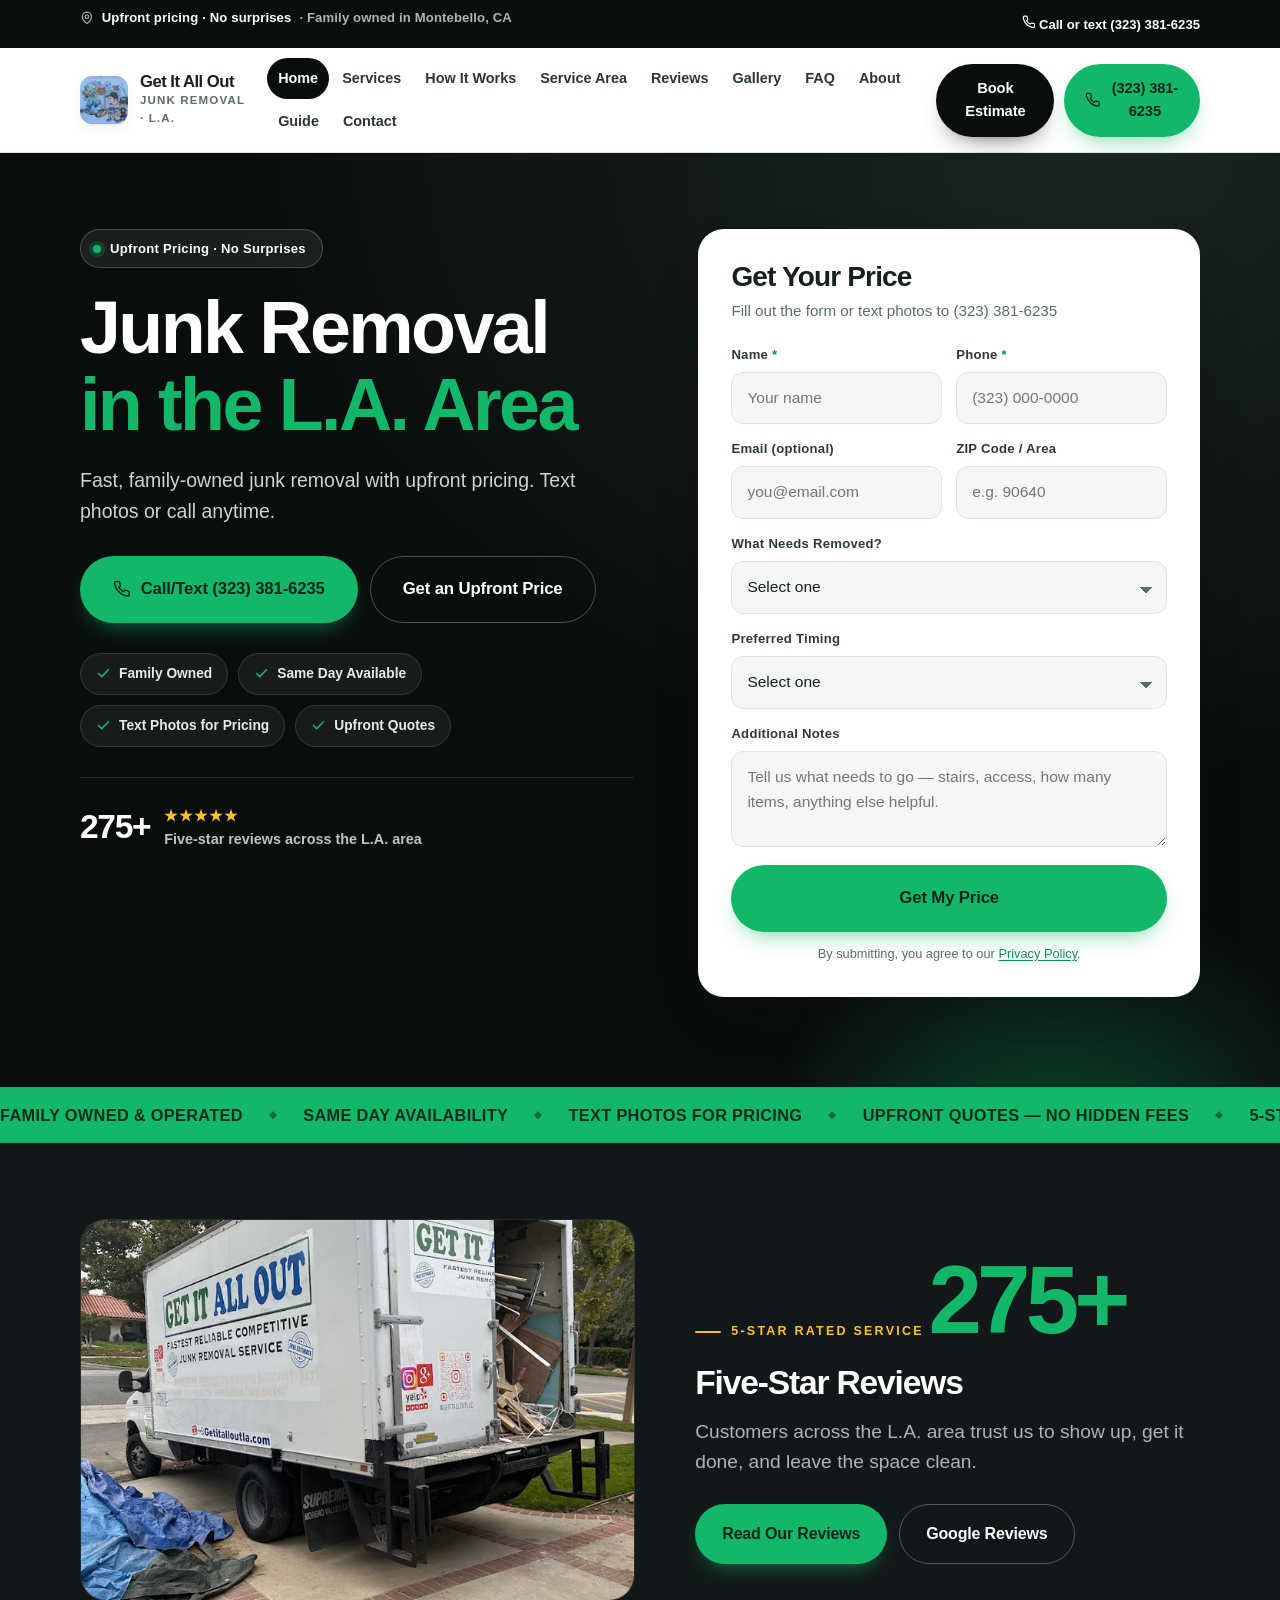
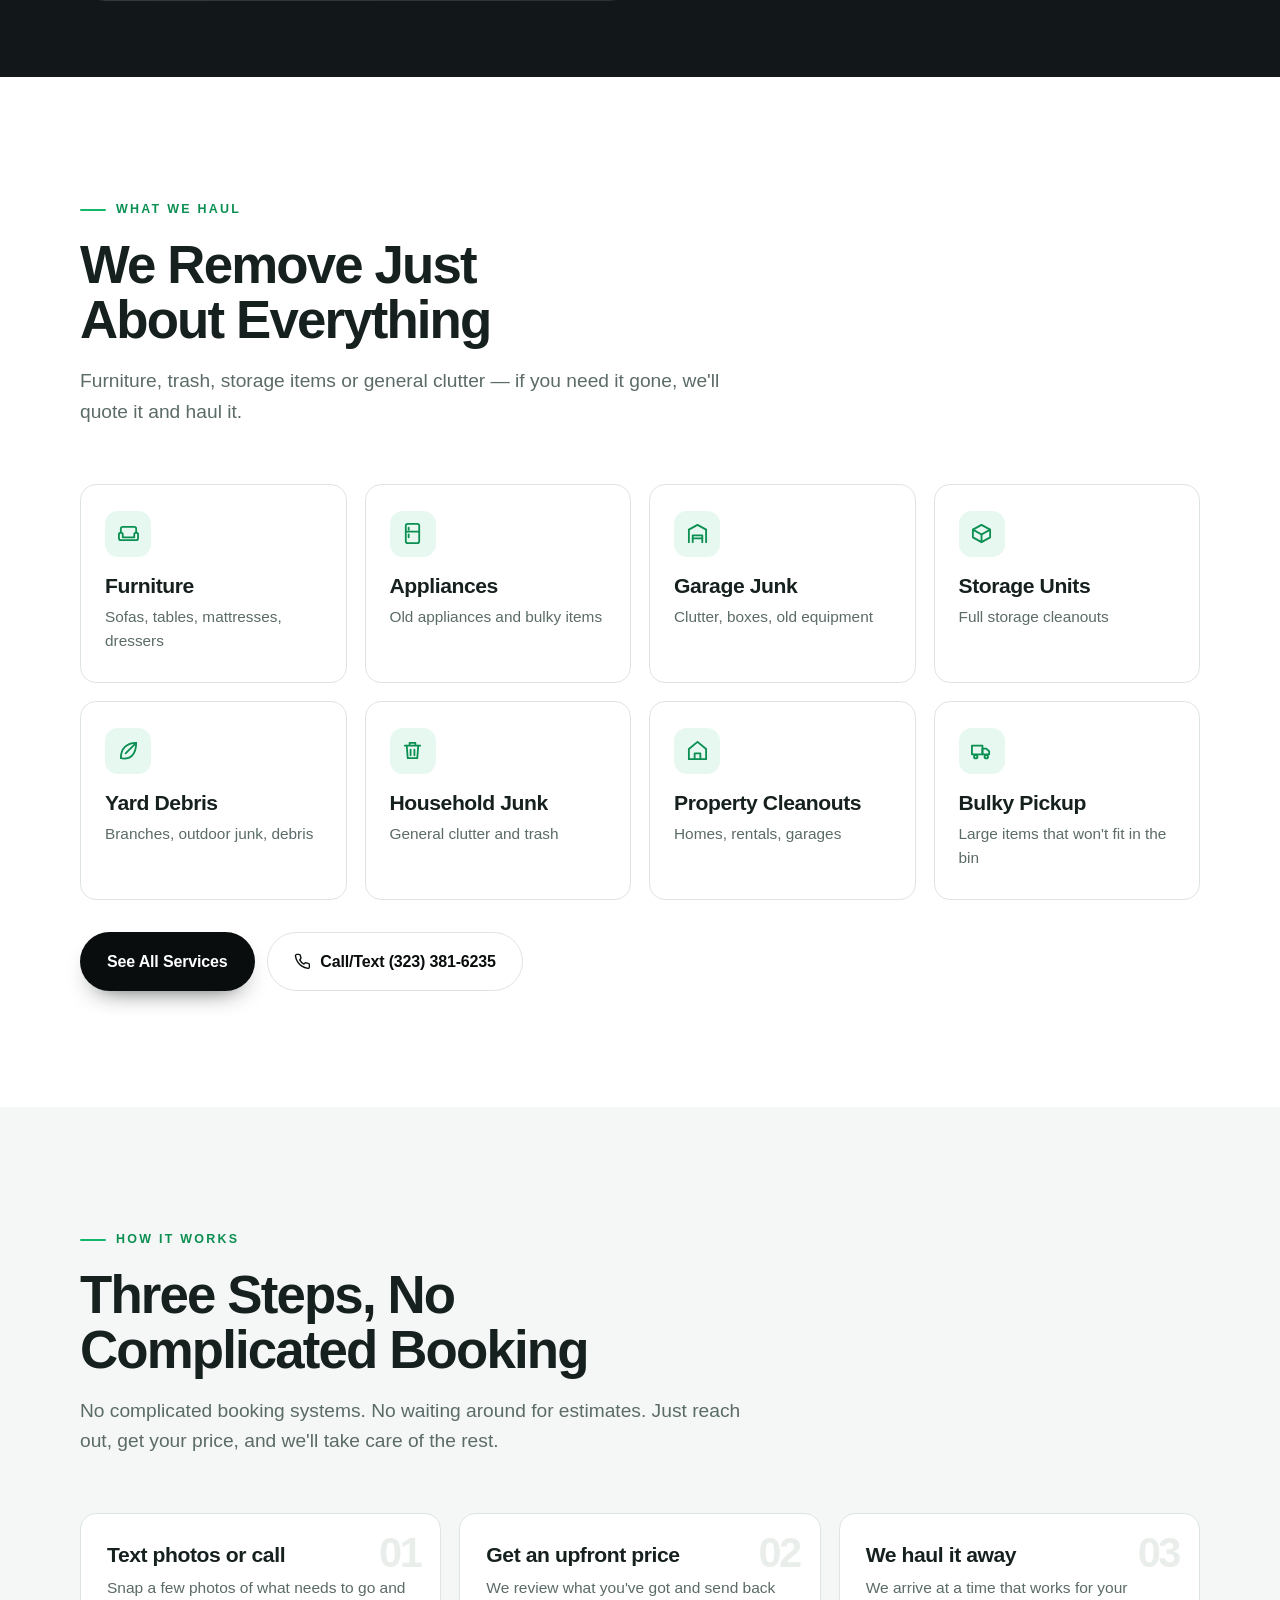
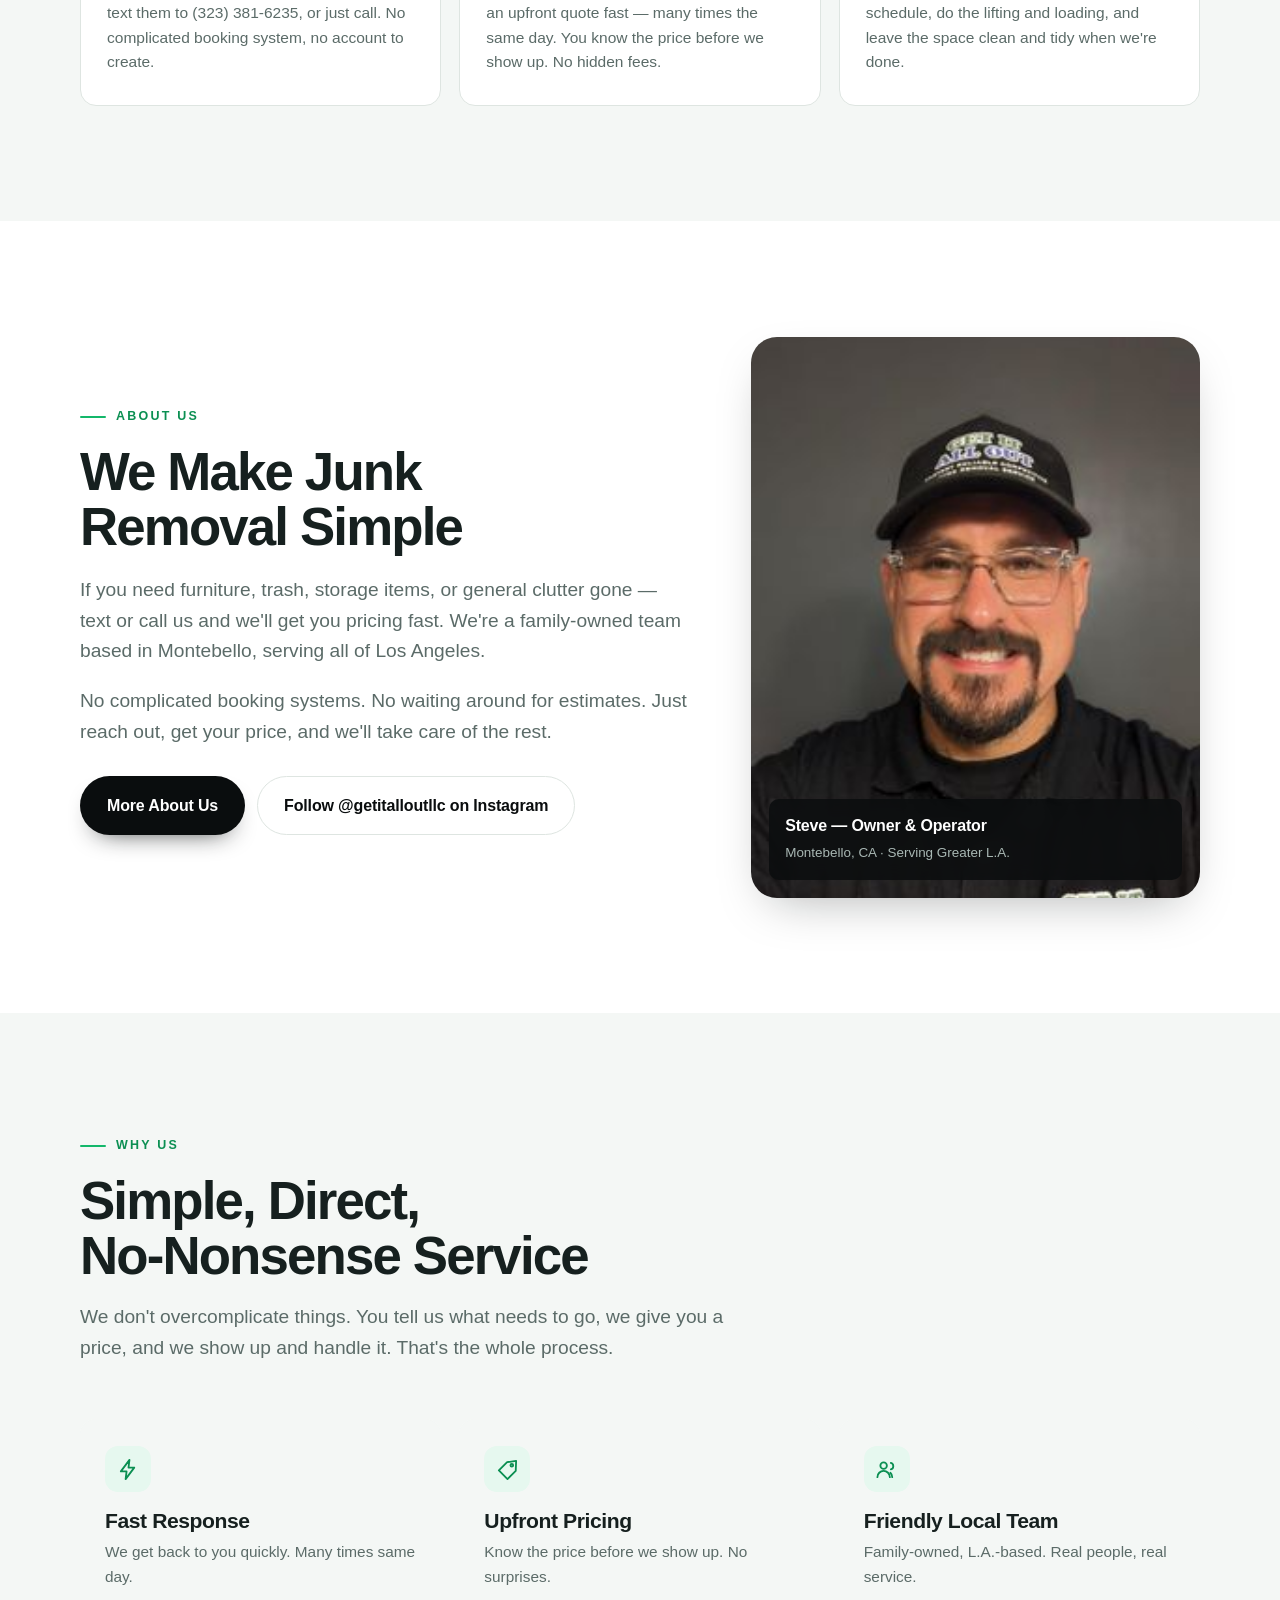
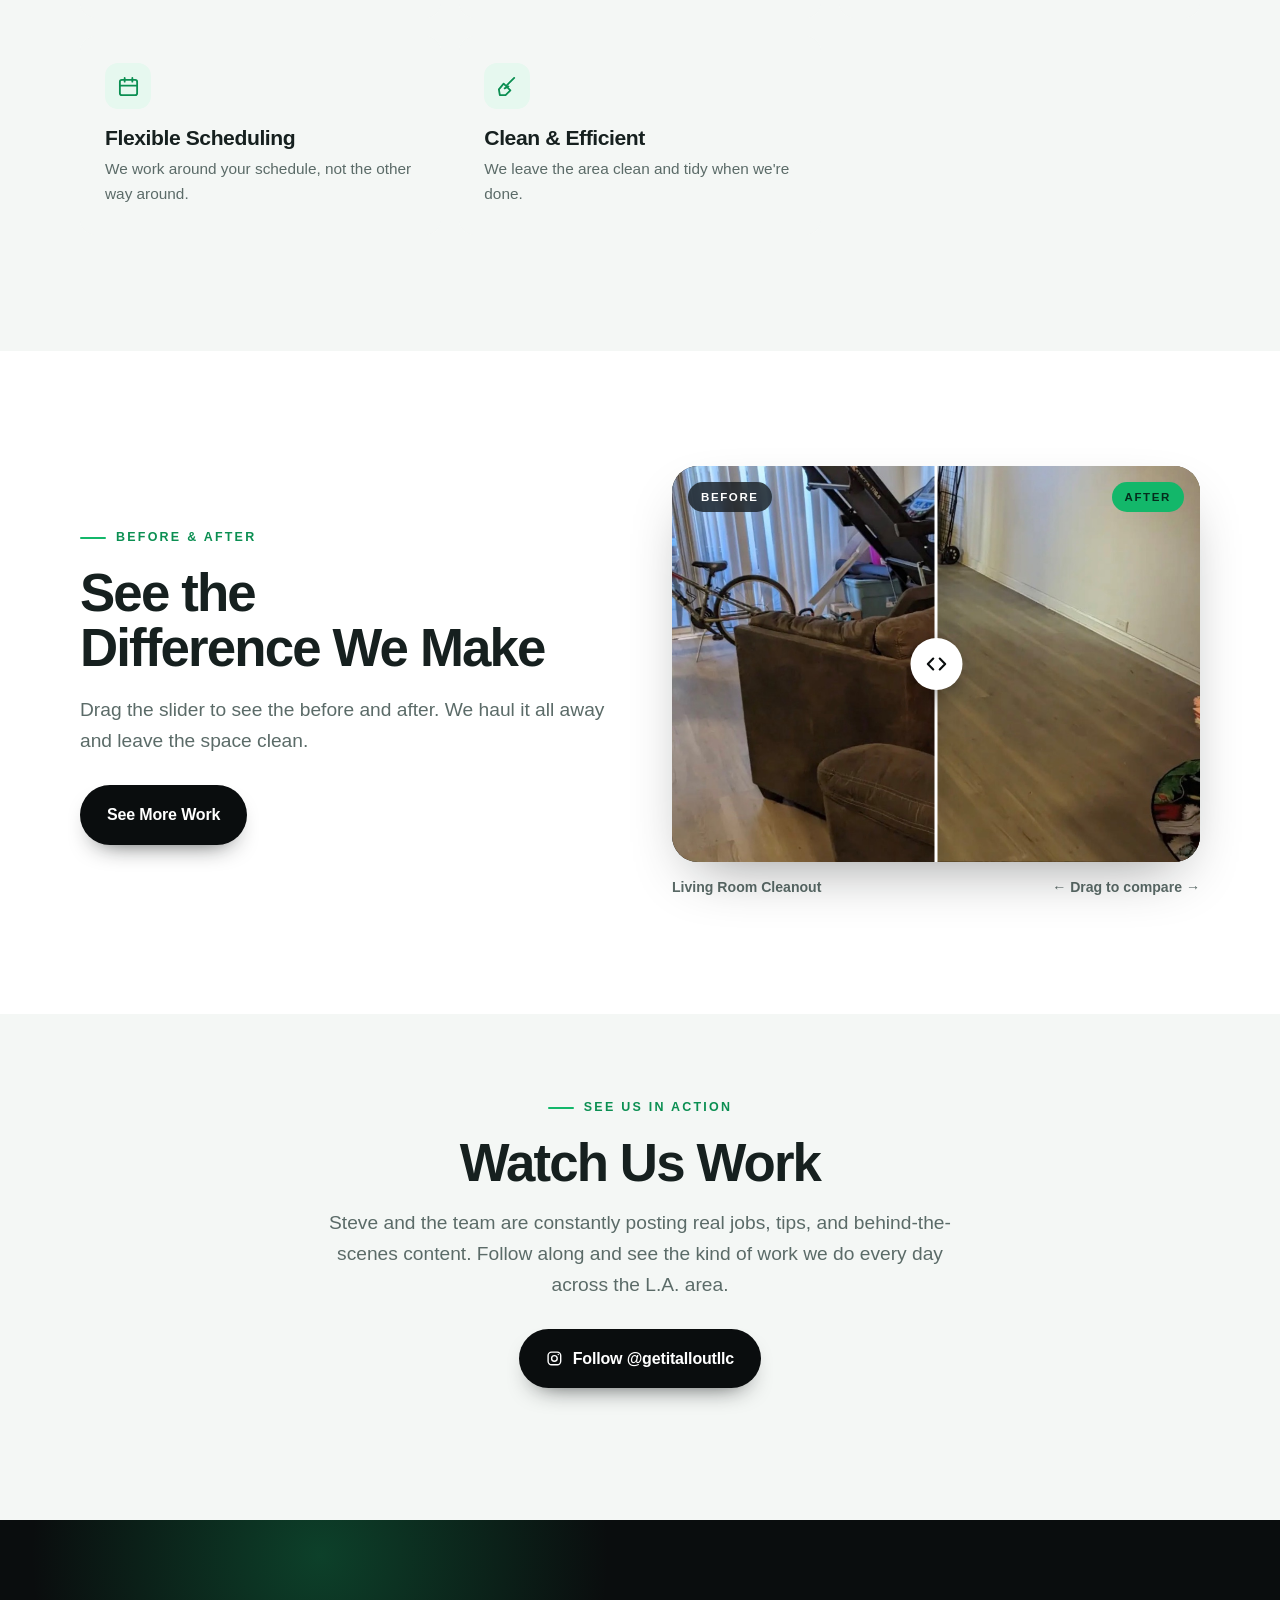
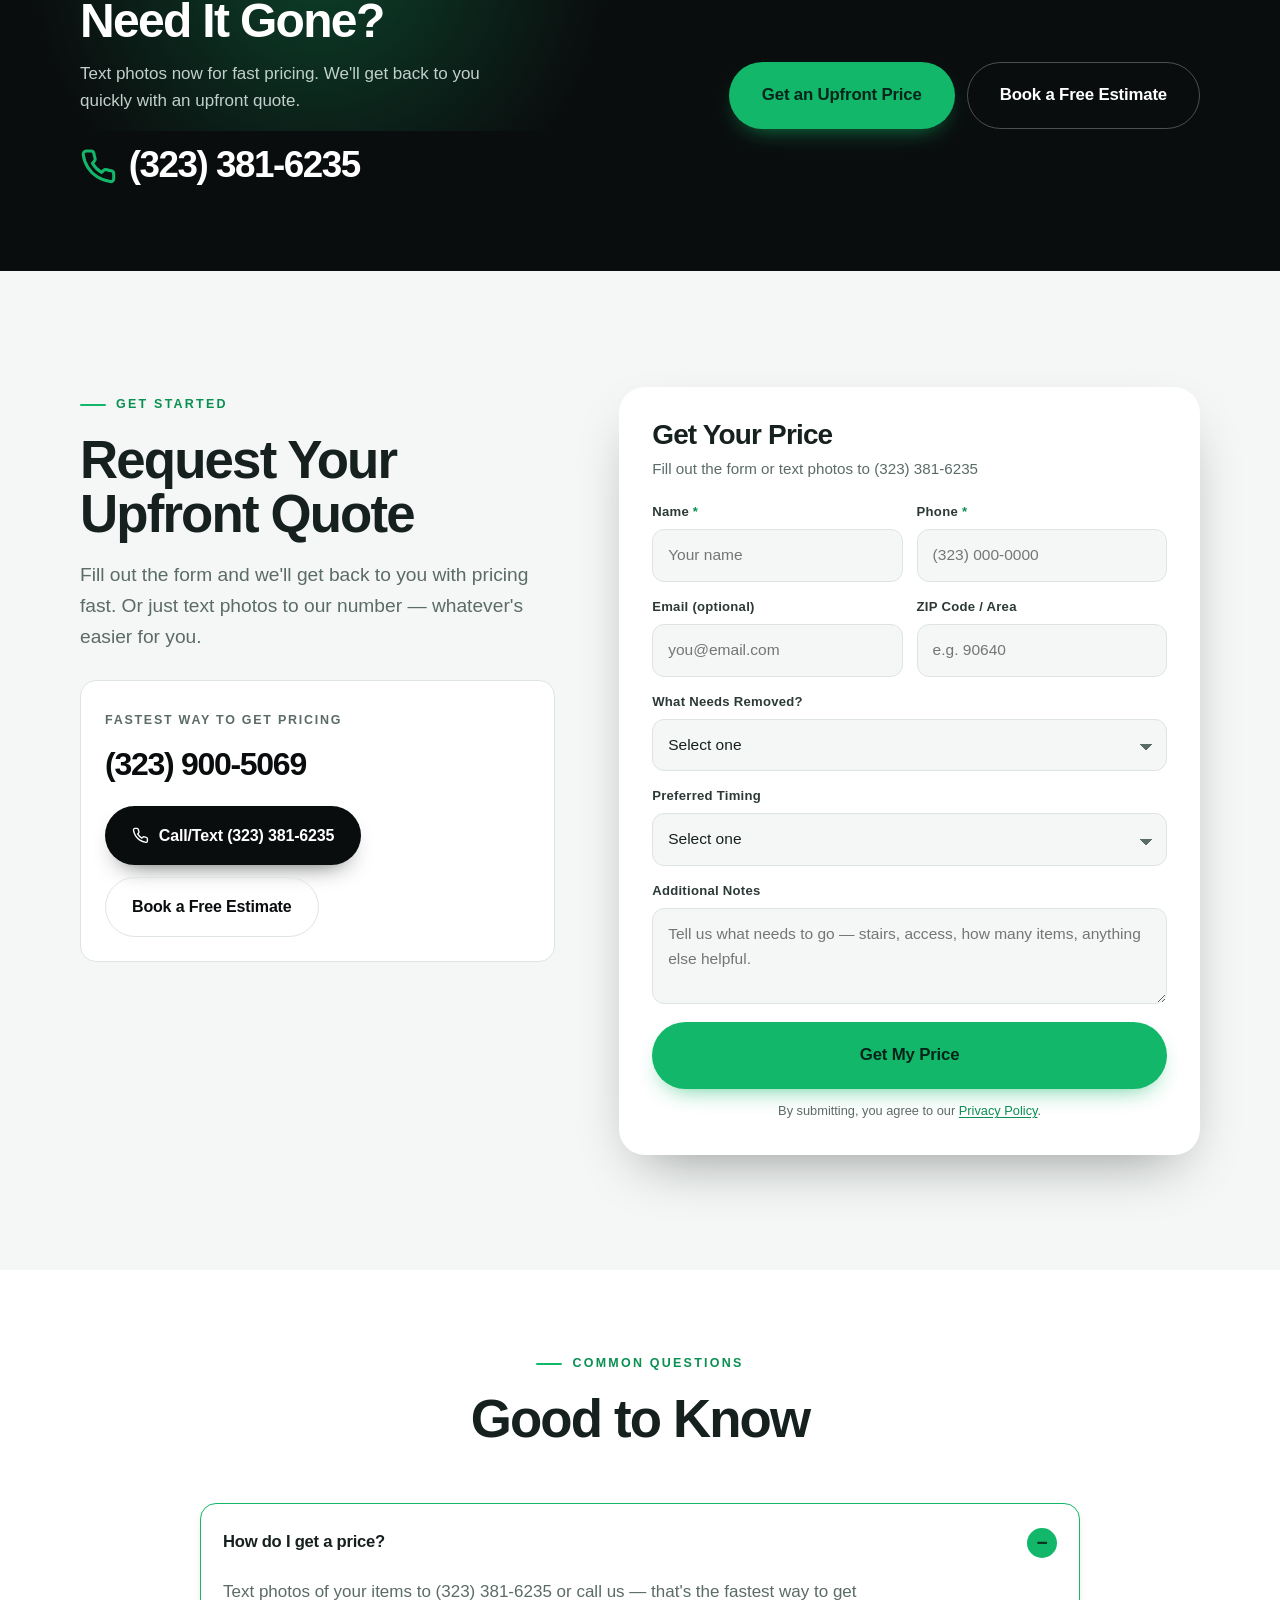
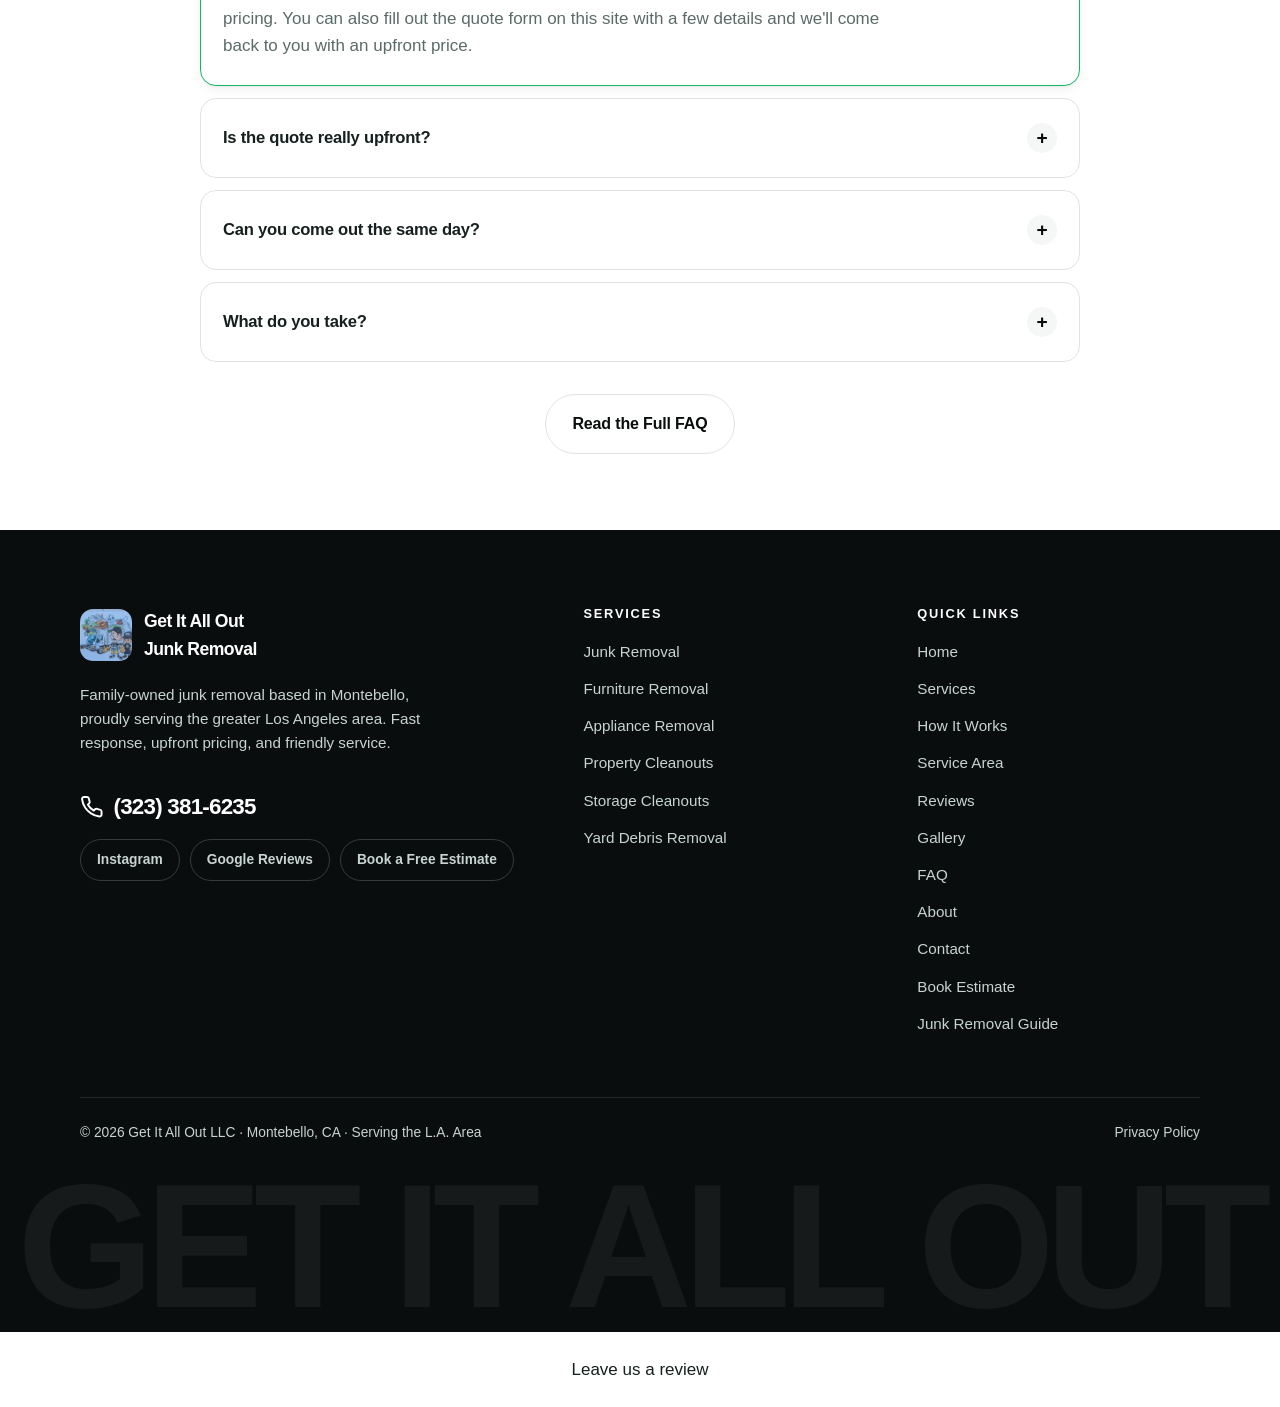
<file: index.html>
<!DOCTYPE html>
<html lang="en">
<head>
  <meta charset="utf-8">
  <meta name="viewport" content="width=device-width, initial-scale=1">
  <title>Get It All Out Junk Removal | Junk Removal in the L.A. Area</title>
  <meta name="description" content="Fast, family-owned junk removal in the Los Angeles area with upfront pricing. Text photos or call (323) 381-6235 for a free, upfront quote. Same day availability. Based in Montebello, CA.">
  <meta name="theme-color" content="#0A0D0E">
  <meta name="author" content="Get It All Out LLC">
  <meta property="og:type" content="website">
  <meta property="og:site_name" content="Get It All Out Junk Removal">
  <meta property="og:title" content="Get It All Out Junk Removal | Junk Removal in the L.A. Area">
  <meta property="og:description" content="Fast, family-owned junk removal in the Los Angeles area with upfront pricing. Text photos or call (323) 381-6235 for a free, upfront quote. Same day availability. Based in Montebello, CA.">
  <meta property="og:image" content="/images/source/01-342e89443-fd9b103b1e5926c5d23c7da8d892de163de7a77faee67c82ac.png">
  <meta name="twitter:card" content="summary_large_image">
  <link rel="icon" href="/favicon.svg" type="image/svg+xml">
  <link rel="apple-touch-icon" href="/images/source/00-4235836e4-3867491998459488829.jpg">
  <link rel="stylesheet" href="/assets/css/styles.css">
  <script type="application/ld+json">
  {
    "@context": "https://schema.org",
    "@type": "LocalBusiness",
    "name": "Get It All Out Junk Removal",
    "description": "Fast, family-owned junk removal and property cleanout services for the greater Los Angeles area, offering upfront pricing and simple, direct booking.",
    "telephone": "+1-323-381-6235",
    "image": "/images/source/01-342e89443-fd9b103b1e5926c5d23c7da8d892de163de7a77faee67c82ac.png",
    "logo": "/images/source/00-4235836e4-3867491998459488829.jpg",
    "address": { "@type": "PostalAddress", "addressLocality": "Montebello", "addressRegion": "CA", "addressCountry": "US" },
    "areaServed": "Greater Los Angeles, CA",
    "sameAs": ["https://www.instagram.com/getitalloutllc", "https://share.google/wnN1zUw3tu8OWKQQQ"],
    "aggregateRating": { "@type": "AggregateRating", "ratingValue": "5", "reviewCount": "275" }
  }
  </script>
</head>
<body>
  <a class="sr-only" href="#main">Skip to main content</a>
  <header class="site-header">
    <div class="header-top">
      <div class="container">
        <p class="header-top__pitch"><svg class="ico" viewBox="0 0 24 24" fill="none" stroke="currentColor" stroke-width="2" stroke-linecap="round" stroke-linejoin="round" aria-hidden="true"><path d="M20 10c0 6-8 12-8 12s-8-6-8-12a8 8 0 0 1 16 0Z"/><circle cx="12" cy="10" r="3"/></svg> <strong>Upfront pricing · No surprises</strong> · Family owned in Montebello, CA</p>
        <div class="header-top__links">
          <a href="tel:3233816235"><svg class="ico" viewBox="0 0 24 24" fill="none" stroke="currentColor" stroke-width="2" stroke-linecap="round" stroke-linejoin="round" aria-hidden="true"><path d="M22 16.9v3a2 2 0 0 1-2.2 2 19.8 19.8 0 0 1-8.6-3.1 19.5 19.5 0 0 1-6-6A19.8 19.8 0 0 1 2.1 4.2A2 2 0 0 1 4.1 2h3a2 2 0 0 1 2 1.7 12.8 12.8 0 0 0 .7 2.8 2 2 0 0 1-.5 2.1L8.1 9.9a16 16 0 0 0 6 6l1.3-1.3a2 2 0 0 1 2.1-.4 12.8 12.8 0 0 0 2.8.7 2 2 0 0 1 1.7 2Z"/></svg> Call or text (323) 381-6235</a>
        </div>
      </div>
    </div>
    <div class="container header-bar">
      <a class="brand" href="/">
        <img src="/images/source/00-4235836e4-3867491998459488829.jpg" alt="Get It All Out Junk Removal logo" width="48" height="48">
        <span>
          <span class="brand__name">Get It All Out</span>
          <span class="brand__sub">Junk Removal · L.A.</span>
        </span>
      </a>
      <nav class="nav" id="site-nav" aria-label="Main navigation">
        <button class="nav-close" type="button" aria-label="Close navigation">&times;</button>
          <a href="/" aria-current="page">Home</a>
          <a href="/Services/">Services</a>
          <a href="/HowItWorks/">How It Works</a>
          <a href="/ServiceArea/">Service Area</a>
          <a href="/Reviews/">Reviews</a>
          <a href="/Gallery/">Gallery</a>
          <a href="/FAQ/">FAQ</a>
          <a href="/About/">About</a>
          <a href="/JunkRemovalGuide/">Guide</a>
          <a href="/Contact/">Contact</a>
        <div class="nav__cta">
          <a class="btn btn--dark" href="/Booking/">Book a Free Estimate</a>
          <a class="btn" href="tel:3233816235"><svg class="ico" viewBox="0 0 24 24" fill="none" stroke="currentColor" stroke-width="2" stroke-linecap="round" stroke-linejoin="round" aria-hidden="true"><path d="M22 16.9v3a2 2 0 0 1-2.2 2 19.8 19.8 0 0 1-8.6-3.1 19.5 19.5 0 0 1-6-6A19.8 19.8 0 0 1 2.1 4.2A2 2 0 0 1 4.1 2h3a2 2 0 0 1 2 1.7 12.8 12.8 0 0 0 .7 2.8 2 2 0 0 1-.5 2.1L8.1 9.9a16 16 0 0 0 6 6l1.3-1.3a2 2 0 0 1 2.1-.4 12.8 12.8 0 0 0 2.8.7 2 2 0 0 1 1.7 2Z"/></svg> Call/Text (323) 381-6235</a>
        </div>
      </nav>
      <div class="nav-backdrop"></div>
      <div class="header-cta">
        <a class="btn btn--dark" href="/Booking/">Book Estimate</a>
        <a class="btn" href="tel:3233816235"><svg class="ico" viewBox="0 0 24 24" fill="none" stroke="currentColor" stroke-width="2" stroke-linecap="round" stroke-linejoin="round" aria-hidden="true"><path d="M22 16.9v3a2 2 0 0 1-2.2 2 19.8 19.8 0 0 1-8.6-3.1 19.5 19.5 0 0 1-6-6A19.8 19.8 0 0 1 2.1 4.2A2 2 0 0 1 4.1 2h3a2 2 0 0 1 2 1.7 12.8 12.8 0 0 0 .7 2.8 2 2 0 0 1-.5 2.1L8.1 9.9a16 16 0 0 0 6 6l1.3-1.3a2 2 0 0 1 2.1-.4 12.8 12.8 0 0 0 2.8.7 2 2 0 0 1 1.7 2Z"/></svg> (323) 381-6235</a>
        <button class="nav-toggle" type="button" aria-expanded="false" aria-controls="site-nav">
          <span></span> Menu
        </button>
      </div>
    </div>
  </header>

  <main id="main">
    <section class="hero">
      <div class="container hero__grid">
        <div>
          <span class="pill"><span class="pill__dot"></span> Upfront Pricing · No Surprises</span>
          <h1>Junk Removal<br><span class="line-2">in the L.A. Area</span></h1>
          <p class="hero__sub">Fast, family-owned junk removal with upfront pricing. Text photos or call anytime.</p>
          <div class="btn-row">
            <a class="btn btn--lg" href="tel:3233816235"><svg class="ico" viewBox="0 0 24 24" fill="none" stroke="currentColor" stroke-width="2" stroke-linecap="round" stroke-linejoin="round" aria-hidden="true"><path d="M22 16.9v3a2 2 0 0 1-2.2 2 19.8 19.8 0 0 1-8.6-3.1 19.5 19.5 0 0 1-6-6A19.8 19.8 0 0 1 2.1 4.2A2 2 0 0 1 4.1 2h3a2 2 0 0 1 2 1.7 12.8 12.8 0 0 0 .7 2.8 2 2 0 0 1-.5 2.1L8.1 9.9a16 16 0 0 0 6 6l1.3-1.3a2 2 0 0 1 2.1-.4 12.8 12.8 0 0 0 2.8.7 2 2 0 0 1 1.7 2Z"/></svg> Call/Text (323) 381-6235</a>
            <a class="btn btn--ghost btn--lg" href="#quote">Get an Upfront Price</a>
          </div>
          <ul class="hero__chips">
            <li><svg width="15" height="15" viewBox="0 0 24 24" fill="none" stroke="currentColor" stroke-width="2.4" stroke-linecap="round" stroke-linejoin="round" aria-hidden="true"><path d="M20 6 9 17l-5-5"/></svg> Family Owned</li>
            <li><svg width="15" height="15" viewBox="0 0 24 24" fill="none" stroke="currentColor" stroke-width="2.4" stroke-linecap="round" stroke-linejoin="round" aria-hidden="true"><path d="M20 6 9 17l-5-5"/></svg> Same Day Available</li>
            <li><svg width="15" height="15" viewBox="0 0 24 24" fill="none" stroke="currentColor" stroke-width="2.4" stroke-linecap="round" stroke-linejoin="round" aria-hidden="true"><path d="M20 6 9 17l-5-5"/></svg> Text Photos for Pricing</li>
            <li><svg width="15" height="15" viewBox="0 0 24 24" fill="none" stroke="currentColor" stroke-width="2.4" stroke-linecap="round" stroke-linejoin="round" aria-hidden="true"><path d="M20 6 9 17l-5-5"/></svg> Upfront Quotes</li>
          </ul>
          <div class="hero__trust">
            <span class="hero__trust-num">275+</span>
            <span class="hero__trust-txt"><span class="stars">&#9733;&#9733;&#9733;&#9733;&#9733;</span><br>Five-star reviews across the L.A. area</span>
          </div>
        </div>
        <div class="hero__form-wrap">
          <div class="form-card">
        <div class="form-card__head">
          <h2>Get Your Price</h2>
          <p>Fill out the form or text photos to (323) 381-6235</p>
        </div>
        <div class="form-body">
          <form method="POST" action="https://vision.leadrai.com/api/forms/5715522718ffaf05262fbb32a637762d" data-leadr>
            <input type="hidden" name="_form" value="Quote request">
            <input type="hidden" name="_page" value="">
            <input type="text" name="_gotcha" tabindex="-1" autocomplete="off" style="display:none">
            <div class="form-grid">
            <div class="field">
              <label for="f-hero-name">Name <span class="req">*</span></label>
              <input type="text" id="f-hero-name" name="name" required autocomplete="name" placeholder="Your name">
            </div>
            <div class="field">
              <label for="f-hero-phone">Phone <span class="req">*</span></label>
              <input type="tel" id="f-hero-phone" name="phone" required autocomplete="tel" placeholder="(323) 000-0000">
            </div>
            <div class="field">
              <label for="f-hero-email">Email (optional)</label>
              <input type="email" id="f-hero-email" name="email" autocomplete="email" placeholder="you@email.com">
            </div>
            <div class="field">
              <label for="f-hero-zip-code-or-area">ZIP Code / Area</label>
              <input type="text" id="f-hero-zip-code-or-area" name="ZIP code or area" placeholder="e.g. 90640">
            </div>
            <div class="field field--full">
              <label for="f-hero-what-needs-removed">What Needs Removed?</label>
              <select id="f-hero-what-needs-removed" name="What needs removed">
                <option value="">Select one</option>
                <option value="Furniture removal">Furniture removal</option>
                <option value="Appliance removal">Appliance removal</option>
                <option value="Garage junk">Garage junk</option>
                <option value="Storage unit cleanout">Storage unit cleanout</option>
                <option value="Yard debris">Yard debris</option>
                <option value="Household junk">Household junk</option>
                <option value="Property cleanout">Property cleanout</option>
                <option value="Bulky item pickup">Bulky item pickup</option>
                <option value="Something else / not sure">Something else / not sure</option>
              </select>
            </div>
            <div class="field field--full">
              <label for="f-hero-preferred-timing">Preferred Timing</label>
              <select id="f-hero-preferred-timing" name="Preferred timing">
                <option value="">Select one</option>
                <option value="As soon as possible">As soon as possible</option>
                <option value="Same day if available">Same day if available</option>
                <option value="Within a few days">Within a few days</option>
                <option value="This weekend">This weekend</option>
                <option value="Next week">Next week</option>
                <option value="Just getting pricing for now">Just getting pricing for now</option>
              </select>
            </div>
            <div class="field field--full">
              <label for="f-hero-additional-notes">Additional Notes</label>
              <textarea id="f-hero-additional-notes" name="Additional notes" placeholder="Tell us what needs to go — stairs, access, how many items, anything else helpful."></textarea>
            </div>
            </div>
            <div class="form-actions">
              <button class="btn btn--lg btn--block" type="submit">Get My Price</button>
              <p class="form-note">By submitting, you agree to our <a href="/Privacy/">Privacy Policy</a>.</p>
            </div>
          </form>
        </div>
        <div class="form-status" role="status" aria-live="polite"></div>
      </div>
        </div>
      </div>
    </section>

    <div class="marquee" aria-hidden="true">
      <div class="marquee__track"><div class="marquee__group" style="display:inline-flex"><span>Family Owned &amp; Operated</span><span>Same Day Availability</span><span>Text Photos for Pricing</span><span>Upfront Quotes — No Hidden Fees</span><span>5-Star Rated Service</span></div></div>
    </div>

    <section class="section section--tight statband">
      <div class="container statband__grid">
        <div class="statband__media reveal">
          <img src="/images/source/01-342e89443-fd9b103b1e5926c5d23c7da8d892de163de7a77faee67c82ac.png" alt="Get It All Out Junk branded truck loaded with items for removal in Los Angeles" loading="lazy">
        </div>
        <div class="reveal">
          <p class="eyebrow eyebrow--light">5-Star Rated Service</p>
          <span class="statband__num">275+</span>
          <h2>Five-Star Reviews</h2>
          <p class="lede lede--light">Customers across the L.A. area trust us to show up, get it done, and leave the space clean.</p>
          <div class="btn-row" style="margin-top:26px">
            <a class="btn" href="/Reviews/">Read Our Reviews</a>
            <a class="btn btn--ghost" href="https://share.google/wnN1zUw3tu8OWKQQQ" target="_blank" rel="noopener">Google Reviews</a>
          </div>
        </div>
      </div>
    </section>

    <section class="section" id="services">
      <div class="container">
        <div class="section-head">
          <p class="eyebrow">What We Haul</p>
          <h2>We Remove Just<br>About Everything</h2>
          <p class="lede" style="margin-top:18px">Furniture, trash, storage items or general clutter — if you need it gone, we'll quote it and haul it.</p>
        </div>
        <div class="grid grid--4">
          <article class="card reveal" id="furniture">
            <div class="card__icon"><svg viewBox="0 0 24 24" fill="none" stroke="currentColor" stroke-width="1.9" stroke-linecap="round" stroke-linejoin="round" aria-hidden="true"><path d="M4 11V7a2 2 0 0 1 2-2h12a2 2 0 0 1 2 2v4"/><path d="M2 13a2 2 0 0 1 4 0v3h12v-3a2 2 0 0 1 4 0v4a2 2 0 0 1-2 2H4a2 2 0 0 1-2-2Z"/></svg></div>
            <h3>Furniture</h3>
            <p>Sofas, tables, mattresses, dressers</p>
          </article>
          <article class="card reveal" id="appliances">
            <div class="card__icon"><svg viewBox="0 0 24 24" fill="none" stroke="currentColor" stroke-width="1.9" stroke-linecap="round" stroke-linejoin="round" aria-hidden="true"><rect x="5" y="2" width="14" height="20" rx="2"/><path d="M5 10h14M8 6v2M8 13v3"/></svg></div>
            <h3>Appliances</h3>
            <p>Old appliances and bulky items</p>
          </article>
          <article class="card reveal" id="garage">
            <div class="card__icon"><svg viewBox="0 0 24 24" fill="none" stroke="currentColor" stroke-width="1.9" stroke-linecap="round" stroke-linejoin="round" aria-hidden="true"><path d="M3 21V8l9-5 9 5v13"/><path d="M7 21v-7h10v7"/><path d="M7 17h10"/></svg></div>
            <h3>Garage Junk</h3>
            <p>Clutter, boxes, old equipment</p>
          </article>
          <article class="card reveal" id="storage">
            <div class="card__icon"><svg viewBox="0 0 24 24" fill="none" stroke="currentColor" stroke-width="1.9" stroke-linecap="round" stroke-linejoin="round" aria-hidden="true"><path d="M3 8 12 3l9 5v8l-9 5-9-5Z"/><path d="M3 8l9 5 9-5"/><path d="M12 13v8"/></svg></div>
            <h3>Storage Units</h3>
            <p>Full storage cleanouts</p>
          </article>
          <article class="card reveal" id="yard">
            <div class="card__icon"><svg viewBox="0 0 24 24" fill="none" stroke="currentColor" stroke-width="1.9" stroke-linecap="round" stroke-linejoin="round" aria-hidden="true"><path d="M4 20c10 2 16-4 16-16C10 4 4 10 4 20Z"/><path d="M9 15 20 4"/></svg></div>
            <h3>Yard Debris</h3>
            <p>Branches, outdoor junk, debris</p>
          </article>
          <article class="card reveal" id="household">
            <div class="card__icon"><svg viewBox="0 0 24 24" fill="none" stroke="currentColor" stroke-width="1.9" stroke-linecap="round" stroke-linejoin="round" aria-hidden="true"><path d="M4 7h16M9 7V4h6v3"/><path d="M6 7l1 13h10l1-13"/><path d="M10 11v6M14 11v6"/></svg></div>
            <h3>Household Junk</h3>
            <p>General clutter and trash</p>
          </article>
          <article class="card reveal" id="cleanouts">
            <div class="card__icon"><svg viewBox="0 0 24 24" fill="none" stroke="currentColor" stroke-width="1.9" stroke-linecap="round" stroke-linejoin="round" aria-hidden="true"><path d="M3 10.5 12 3l9 7.5V21H3Z"/><path d="M9 21v-6h6v6"/></svg></div>
            <h3>Property Cleanouts</h3>
            <p>Homes, rentals, garages</p>
          </article>
          <article class="card reveal" id="bulky">
            <div class="card__icon"><svg viewBox="0 0 24 24" fill="none" stroke="currentColor" stroke-width="1.9" stroke-linecap="round" stroke-linejoin="round" aria-hidden="true"><path d="M2 7h11v9H2Z"/><path d="M13 10h4l3 3v3h-7Z"/><circle cx="6" cy="18.5" r="1.8"/><circle cx="17" cy="18.5" r="1.8"/></svg></div>
            <h3>Bulky Pickup</h3>
            <p>Large items that won't fit in the bin</p>
          </article>
        </div>
        <div class="btn-row" style="margin-top:32px">
          <a class="btn btn--dark" href="/Services/">See All Services</a>
          <a class="btn btn--outline" href="tel:3233816235"><svg class="ico" viewBox="0 0 24 24" fill="none" stroke="currentColor" stroke-width="2" stroke-linecap="round" stroke-linejoin="round" aria-hidden="true"><path d="M22 16.9v3a2 2 0 0 1-2.2 2 19.8 19.8 0 0 1-8.6-3.1 19.5 19.5 0 0 1-6-6A19.8 19.8 0 0 1 2.1 4.2A2 2 0 0 1 4.1 2h3a2 2 0 0 1 2 1.7 12.8 12.8 0 0 0 .7 2.8 2 2 0 0 1-.5 2.1L8.1 9.9a16 16 0 0 0 6 6l1.3-1.3a2 2 0 0 1 2.1-.4 12.8 12.8 0 0 0 2.8.7 2 2 0 0 1 1.7 2Z"/></svg> Call/Text (323) 381-6235</a>
        </div>
      </div>
    </section>

    <section class="section section--mist">
      <div class="container">
        <div class="section-head">
          <p class="eyebrow">How It Works</p>
          <h2>Three Steps, No<br>Complicated Booking</h2>
          <p class="lede" style="margin-top:18px">No complicated booking systems. No waiting around for estimates. Just reach out, get your price, and we'll take care of the rest.</p>
        </div>
        <div class="steps">
          <article class="step reveal"><h3>Text photos or call</h3><p>Snap a few photos of what needs to go and text them to (323) 381-6235, or just call. No complicated booking system, no account to create.</p></article>
          <article class="step reveal"><h3>Get an upfront price</h3><p>We review what you've got and send back an upfront quote fast — many times the same day. You know the price before we show up. No hidden fees.</p></article>
          <article class="step reveal"><h3>We haul it away</h3><p>We arrive at a time that works for your schedule, do the lifting and loading, and leave the space clean and tidy when we're done.</p></article>
        </div>
      </div>
    </section>

    <section class="section">
      <div class="container split split--wide-left">
        <div class="reveal">
          <p class="eyebrow">About Us</p>
          <h2>We Make Junk<br>Removal Simple</h2>
          <p class="lede" style="margin-top:20px">If you need furniture, trash, storage items, or general clutter gone — text or call us and we'll get you pricing fast. We're a family-owned team based in Montebello, serving all of Los Angeles.</p>
          <p class="lede" style="margin-top:16px">No complicated booking systems. No waiting around for estimates. Just reach out, get your price, and we'll take care of the rest.</p>
          <div class="btn-row" style="margin-top:28px">
            <a class="btn btn--dark" href="/About/">More About Us</a>
            <a class="btn btn--outline" href="https://www.instagram.com/getitalloutllc" target="_blank" rel="noopener">Follow @getitalloutllc on Instagram</a>
          </div>
        </div>
        <div class="portrait reveal">
          <img src="/images/source/02-b3a10351251fec507ca925e68c69e0afa06f251ff2465fe71ad23e2c6fd7.jpg" alt="Steve, owner of Get It All Out Junk Removal, family-owned business based in Montebello, CA serving the L.A. area" loading="lazy">
          <div class="portrait__tag">
            <strong>Steve — Owner &amp; Operator</strong>
            <span>Montebello, CA · Serving Greater L.A.</span>
          </div>
        </div>
      </div>
    </section>

    <section class="section section--mist">
      <div class="container">
        <div class="section-head">
          <p class="eyebrow">Why Us</p>
          <h2>Simple, Direct,<br>No-Nonsense Service</h2>
          <p class="lede" style="margin-top:18px">We don't overcomplicate things. You tell us what needs to go, we give you a price, and we show up and handle it. That's the whole process.</p>
        </div>
        <div class="grid grid--3">
          <article class="card card--mist reveal"><div class="card__icon"><svg viewBox="0 0 24 24" fill="none" stroke="currentColor" stroke-width="1.9" stroke-linecap="round" stroke-linejoin="round" aria-hidden="true"><path d="M13 2 4 14h6l-1 8 9-12h-6Z"/></svg></div><h3>Fast Response</h3><p>We get back to you quickly. Many times same day.</p></article>
          <article class="card card--mist reveal"><div class="card__icon"><svg viewBox="0 0 24 24" fill="none" stroke="currentColor" stroke-width="1.9" stroke-linecap="round" stroke-linejoin="round" aria-hidden="true"><path d="M20.6 13.4 12 22l-9-9 8.6-8.6L21 3Z"/><circle cx="16.5" cy="7.5" r="1.4"/></svg></div><h3>Upfront Pricing</h3><p>Know the price before we show up. No surprises.</p></article>
          <article class="card card--mist reveal"><div class="card__icon"><svg viewBox="0 0 24 24" fill="none" stroke="currentColor" stroke-width="1.9" stroke-linecap="round" stroke-linejoin="round" aria-hidden="true"><circle cx="9" cy="8" r="3.4"/><path d="M2.5 20a6.5 6.5 0 0 1 13 0"/><path d="M16.5 5.2a3.4 3.4 0 0 1 0 6.6"/><path d="M18 20a6.4 6.4 0 0 0-2-4.6"/></svg></div><h3>Friendly Local Team</h3><p>Family-owned, L.A.-based. Real people, real service.</p></article>
          <article class="card card--mist reveal"><div class="card__icon"><svg viewBox="0 0 24 24" fill="none" stroke="currentColor" stroke-width="1.9" stroke-linecap="round" stroke-linejoin="round" aria-hidden="true"><rect x="3" y="5" width="18" height="16" rx="2"/><path d="M8 3v4M16 3v4M3 11h18"/></svg></div><h3>Flexible Scheduling</h3><p>We work around your schedule, not the other way around.</p></article>
          <article class="card card--mist reveal"><div class="card__icon"><svg viewBox="0 0 24 24" fill="none" stroke="currentColor" stroke-width="1.9" stroke-linecap="round" stroke-linejoin="round" aria-hidden="true"><path d="M19 3 11 11"/><path d="M8 9l7 7-5 5H4l-1-6Z"/><path d="M9 14l4-2"/></svg></div><h3>Clean & Efficient</h3><p>We leave the area clean and tidy when we're done.</p></article>
        </div>
      </div>
    </section>

    <section class="section">
      <div class="container split">
        <div class="reveal">
          <p class="eyebrow">Before &amp; After</p>
          <h2>See the<br>Difference We Make</h2>
          <p class="lede" style="margin-top:20px">Drag the slider to see the before and after. We haul it all away and leave the space clean.</p>
          <div class="btn-row" style="margin-top:28px">
            <a class="btn btn--dark" href="/Gallery/">See More Work</a>
          </div>
        </div>
        <div class="reveal">
          <div class="ba" style="--pos:50%">
            <div class="ba__img"><img src="/images/source/04-8c0961c9e-img-2121.jpg" alt="Living room before a Get It All Out junk removal cleanout — furniture and clutter piled up" loading="lazy"></div>
            <div class="ba__after ba__img"><img src="/images/source/03-f20401c61-img-2122.jpg" alt="Living room after a Get It All Out junk removal cleanout — space emptied and swept clean" loading="lazy"></div>
            <span class="ba__label ba__label--before">Before</span>
            <span class="ba__label ba__label--after">After</span>
            <div class="ba__handle"><svg viewBox="0 0 24 24" fill="none" stroke="currentColor" stroke-width="2" stroke-linecap="round" stroke-linejoin="round" aria-hidden="true"><path d="m9 7-5 5 5 5"/><path d="m15 7 5 5-5 5"/></svg></div>
            <label class="sr-only" for="ba-range">Drag to compare before and after</label>
            <input class="ba__range" id="ba-range" type="range" min="0" max="100" value="50" aria-label="Drag to compare before and after">
          </div>
          <div class="ba__caption"><span>Living Room Cleanout</span><span>&larr; Drag to compare &rarr;</span></div>
        </div>
      </div>
    </section>

    <section class="section section--mist section--tight">
      <div class="container">
        <div class="section-head section-head--center">
          <p class="eyebrow">See Us In Action</p>
          <h2>Watch Us Work</h2>
          <p class="lede" style="margin-top:18px;margin-inline:auto">Steve and the team are constantly posting real jobs, tips, and behind-the-scenes content. Follow along and see the kind of work we do every day across the L.A. area.</p>
          <div class="btn-row" style="justify-content:center;margin-top:28px">
            <a class="btn btn--dark" href="https://www.instagram.com/getitalloutllc" target="_blank" rel="noopener"><svg class="ico" viewBox="0 0 24 24" fill="none" stroke="currentColor" stroke-width="2" stroke-linecap="round" stroke-linejoin="round" aria-hidden="true"><rect x="3" y="3" width="18" height="18" rx="5"/><circle cx="12" cy="12" r="4"/><path d="M17.5 6.5h.01"/></svg> Follow @getitalloutllc</a>
          </div>
        </div>
      </div>
    </section>

    <section class="section section--tight cta-band">
      <div class="container cta-band__inner">
        <div>
          <h2>Need It Gone?</h2>
          <p>Text photos now for fast pricing. We'll get back to you quickly with an upfront quote.</p>
          <a class="phone-xl" href="tel:3233816235" style="margin-top:22px"><svg class="ico" viewBox="0 0 24 24" fill="none" stroke="currentColor" stroke-width="2" stroke-linecap="round" stroke-linejoin="round" aria-hidden="true"><path d="M22 16.9v3a2 2 0 0 1-2.2 2 19.8 19.8 0 0 1-8.6-3.1 19.5 19.5 0 0 1-6-6A19.8 19.8 0 0 1 2.1 4.2A2 2 0 0 1 4.1 2h3a2 2 0 0 1 2 1.7 12.8 12.8 0 0 0 .7 2.8 2 2 0 0 1-.5 2.1L8.1 9.9a16 16 0 0 0 6 6l1.3-1.3a2 2 0 0 1 2.1-.4 12.8 12.8 0 0 0 2.8.7 2 2 0 0 1 1.7 2Z"/></svg> (323) 381-6235</a>
        </div>
        <div class="btn-row">
          <a class="btn btn--lg" href="/Contact/">Get an Upfront Price</a>
          <a class="btn btn--ghost btn--lg" href="/Booking/">Book a Free Estimate</a>
        </div>
      </div>
    </section>

    <section class="section quote-section" id="quote">
      <div class="container">
        <div class="alert-sent" role="status">
        <svg width="22" height="22" style="color:#13B76A;margin-top:3px;flex:none" viewBox="0 0 24 24" fill="none" stroke="currentColor" stroke-width="2.4" stroke-linecap="round" stroke-linejoin="round" aria-hidden="true"><path d="M20 6 9 17l-5-5"/></svg>
        <div>
          <strong>Thanks, your message was sent.</strong>
          <p>We'll get back to you with an upfront price fast. Need it sooner? Call or text <a href="tel:3233816235">(323) 381-6235</a>.</p>
        </div>
      </div>
        <div class="quote-section__grid">
          <div class="reveal">
            <p class="eyebrow">Get Started</p>
            <h2>Request Your<br>Upfront Quote</h2>
            <p class="lede" style="margin-top:18px">Fill out the form and we'll get back to you with pricing fast. Or just text photos to our number — whatever's easier for you.</p>
            <div class="fastbox">
              <span class="fastbox__label">Fastest way to get pricing</span>
              <a class="big" href="tel:3239005069">(323) 900-5069</a>
              <div class="btn-row">
                <a class="btn btn--dark" href="tel:3233816235"><svg class="ico" viewBox="0 0 24 24" fill="none" stroke="currentColor" stroke-width="2" stroke-linecap="round" stroke-linejoin="round" aria-hidden="true"><path d="M22 16.9v3a2 2 0 0 1-2.2 2 19.8 19.8 0 0 1-8.6-3.1 19.5 19.5 0 0 1-6-6A19.8 19.8 0 0 1 2.1 4.2A2 2 0 0 1 4.1 2h3a2 2 0 0 1 2 1.7 12.8 12.8 0 0 0 .7 2.8 2 2 0 0 1-.5 2.1L8.1 9.9a16 16 0 0 0 6 6l1.3-1.3a2 2 0 0 1 2.1-.4 12.8 12.8 0 0 0 2.8.7 2 2 0 0 1 1.7 2Z"/></svg> Call/Text (323) 381-6235</a>
                <a class="btn btn--outline" href="/Booking/">Book a Free Estimate</a>
              </div>
            </div>
          </div>
          <div class="reveal">
            <div class="form-card">
        <div class="form-card__head">
          <h2>Get Your Price</h2>
          <p>Fill out the form or text photos to (323) 381-6235</p>
        </div>
        <div class="form-body">
          <form method="POST" action="https://vision.leadrai.com/api/forms/5715522718ffaf05262fbb32a637762d" data-leadr>
            <input type="hidden" name="_form" value="Quote request">
            <input type="hidden" name="_page" value="">
            <input type="text" name="_gotcha" tabindex="-1" autocomplete="off" style="display:none">
            <div class="form-grid">
            <div class="field">
              <label for="f-quote-name">Name <span class="req">*</span></label>
              <input type="text" id="f-quote-name" name="name" required autocomplete="name" placeholder="Your name">
            </div>
            <div class="field">
              <label for="f-quote-phone">Phone <span class="req">*</span></label>
              <input type="tel" id="f-quote-phone" name="phone" required autocomplete="tel" placeholder="(323) 000-0000">
            </div>
            <div class="field">
              <label for="f-quote-email">Email (optional)</label>
              <input type="email" id="f-quote-email" name="email" autocomplete="email" placeholder="you@email.com">
            </div>
            <div class="field">
              <label for="f-quote-zip-code-or-area">ZIP Code / Area</label>
              <input type="text" id="f-quote-zip-code-or-area" name="ZIP code or area" placeholder="e.g. 90640">
            </div>
            <div class="field field--full">
              <label for="f-quote-what-needs-removed">What Needs Removed?</label>
              <select id="f-quote-what-needs-removed" name="What needs removed">
                <option value="">Select one</option>
                <option value="Furniture removal">Furniture removal</option>
                <option value="Appliance removal">Appliance removal</option>
                <option value="Garage junk">Garage junk</option>
                <option value="Storage unit cleanout">Storage unit cleanout</option>
                <option value="Yard debris">Yard debris</option>
                <option value="Household junk">Household junk</option>
                <option value="Property cleanout">Property cleanout</option>
                <option value="Bulky item pickup">Bulky item pickup</option>
                <option value="Something else / not sure">Something else / not sure</option>
              </select>
            </div>
            <div class="field field--full">
              <label for="f-quote-preferred-timing">Preferred Timing</label>
              <select id="f-quote-preferred-timing" name="Preferred timing">
                <option value="">Select one</option>
                <option value="As soon as possible">As soon as possible</option>
                <option value="Same day if available">Same day if available</option>
                <option value="Within a few days">Within a few days</option>
                <option value="This weekend">This weekend</option>
                <option value="Next week">Next week</option>
                <option value="Just getting pricing for now">Just getting pricing for now</option>
              </select>
            </div>
            <div class="field field--full">
              <label for="f-quote-additional-notes">Additional Notes</label>
              <textarea id="f-quote-additional-notes" name="Additional notes" placeholder="Tell us what needs to go — stairs, access, how many items, anything else helpful."></textarea>
            </div>
            </div>
            <div class="form-actions">
              <button class="btn btn--lg btn--block" type="submit">Get My Price</button>
              <p class="form-note">By submitting, you agree to our <a href="/Privacy/">Privacy Policy</a>.</p>
            </div>
          </form>
        </div>
        <div class="form-status" role="status" aria-live="polite"></div>
      </div>
          </div>
        </div>
      </div>
    </section>

    <section class="section section--tight">
      <div class="container">
        <div class="section-head section-head--center">
          <p class="eyebrow">Common Questions</p>
          <h2>Good to Know</h2>
        </div>
        <div class="faq" style="margin-inline:auto">
          <details open><summary>How do I get a price?</summary><p>Text photos of your items to (323) 381-6235 or call us — that's the fastest way to get pricing. You can also fill out the quote form on this site with a few details and we'll come back to you with an upfront price.</p></details>
          <details><summary>Is the quote really upfront?</summary><p>Yes. You know the price before we show up — upfront quotes, no hidden fees. That's the whole point of how we run the business.</p></details>
          <details><summary>Can you come out the same day?</summary><p>Same day availability is often possible. We get back to you quickly — many times same day — and we work around your schedule, not the other way around.</p></details>
          <details><summary>What do you take?</summary><p>Just about everything: furniture like sofas, tables, mattresses and dressers, old appliances and bulky items, garage clutter and old equipment, full storage unit cleanouts, yard debris and branches, general household junk and trash, property cleanouts for homes, rentals and garages, and bulky items that won't fit in the bin.</p></details>
        </div>
        <div class="btn-row" style="justify-content:center;margin-top:32px">
          <a class="btn btn--outline" href="/FAQ/">Read the Full FAQ</a>
        </div>
      </div>
    </section>
  </main>

  <footer class="site-footer">
    <div class="container">
      <div class="footer-grid">
        <div>
          <div class="footer-brand">
            <img src="/images/source/00-4235836e4-3867491998459488829.jpg" alt="Get It All Out Junk Removal logo" width="52" height="52">
            <strong>Get It All Out<br>Junk Removal</strong>
          </div>
          <p>Family-owned junk removal based in Montebello, proudly serving the greater Los Angeles area. Fast response, upfront pricing, and friendly service.</p>
          <a class="footer-phone" href="tel:3233816235"><svg class="ico" viewBox="0 0 24 24" fill="none" stroke="currentColor" stroke-width="2" stroke-linecap="round" stroke-linejoin="round" aria-hidden="true"><path d="M22 16.9v3a2 2 0 0 1-2.2 2 19.8 19.8 0 0 1-8.6-3.1 19.5 19.5 0 0 1-6-6A19.8 19.8 0 0 1 2.1 4.2A2 2 0 0 1 4.1 2h3a2 2 0 0 1 2 1.7 12.8 12.8 0 0 0 .7 2.8 2 2 0 0 1-.5 2.1L8.1 9.9a16 16 0 0 0 6 6l1.3-1.3a2 2 0 0 1 2.1-.4 12.8 12.8 0 0 0 2.8.7 2 2 0 0 1 1.7 2Z"/></svg> (323) 381-6235</a>
          <div class="footer-social">
            <a href="https://www.instagram.com/getitalloutllc" target="_blank" rel="noopener">Instagram</a>
            <a href="https://share.google/wnN1zUw3tu8OWKQQQ" target="_blank" rel="noopener">Google Reviews</a>
            <a href="/Booking/">Book a Free Estimate</a>
          </div>
        </div>
        <div>
          <h4>Services</h4>
          <ul class="footer-links">
          <li><a href="/Services/">Junk Removal</a></li>
          <li><a href="/Services/#furniture">Furniture Removal</a></li>
          <li><a href="/Services/#appliances">Appliance Removal</a></li>
          <li><a href="/Services/#cleanouts">Property Cleanouts</a></li>
          <li><a href="/Services/#storage">Storage Cleanouts</a></li>
          <li><a href="/Services/#yard">Yard Debris Removal</a></li>
          </ul>
        </div>
        <div>
          <h4>Quick Links</h4>
          <ul class="footer-links">
          <li><a href="/">Home</a></li>
          <li><a href="/Services/">Services</a></li>
          <li><a href="/HowItWorks/">How It Works</a></li>
          <li><a href="/ServiceArea/">Service Area</a></li>
          <li><a href="/Reviews/">Reviews</a></li>
          <li><a href="/Gallery/">Gallery</a></li>
          <li><a href="/FAQ/">FAQ</a></li>
          <li><a href="/About/">About</a></li>
          <li><a href="/Contact/">Contact</a></li>
          <li><a href="/Booking/">Book Estimate</a></li>
          <li><a href="/JunkRemovalGuide/">Junk Removal Guide</a></li>
          </ul>
        </div>
      </div>
      <div class="footer-bottom">
        <span>&copy; <span data-year>2026</span> Get It All Out LLC · Montebello, CA · Serving the L.A. Area</span>
        <span><a href="/Privacy/">Privacy Policy</a></span>
      </div>
    </div>
    <div class="wordmark" aria-hidden="true">GET IT ALL OUT</div>
  </footer>

  <div class="callbar">
    <a class="btn btn--dark" href="/Booking/">Book Estimate</a>
    <a class="btn" href="tel:3233816235"><svg class="ico" viewBox="0 0 24 24" fill="none" stroke="currentColor" stroke-width="2" stroke-linecap="round" stroke-linejoin="round" aria-hidden="true"><path d="M22 16.9v3a2 2 0 0 1-2.2 2 19.8 19.8 0 0 1-8.6-3.1 19.5 19.5 0 0 1-6-6A19.8 19.8 0 0 1 2.1 4.2A2 2 0 0 1 4.1 2h3a2 2 0 0 1 2 1.7 12.8 12.8 0 0 0 .7 2.8 2 2 0 0 1-.5 2.1L8.1 9.9a16 16 0 0 0 6 6l1.3-1.3a2 2 0 0 1 2.1-.4 12.8 12.8 0 0 0 2.8.7 2 2 0 0 1 1.7 2Z"/></svg> Call/Text</a>
  </div>

  <script src="/assets/js/main.js" defer></script>
<script src="https://vision.leadrai.com/widget/loader.js" data-lv-widget data-kind="chatbot" data-widget="e979cf3c-0e42-4c9a-8d64-250304d553c1" async></script>
<script defer src="https://static.cloudflareinsights.com/beacon.min.js" data-cf-beacon='{"token": "0a932598fc5b4cc9baf156d875620bd1"}'></script>
<script defer data-lv-track src="https://vision.leadrai.com/api/forms/5715522718ffaf05262fbb32a637762d/t.js"></script>
<p data-lv-review="1" style="text-align:center;margin:24px 0"><a href="/review">Leave us a review</a></p>
</body>
</html>
</file>
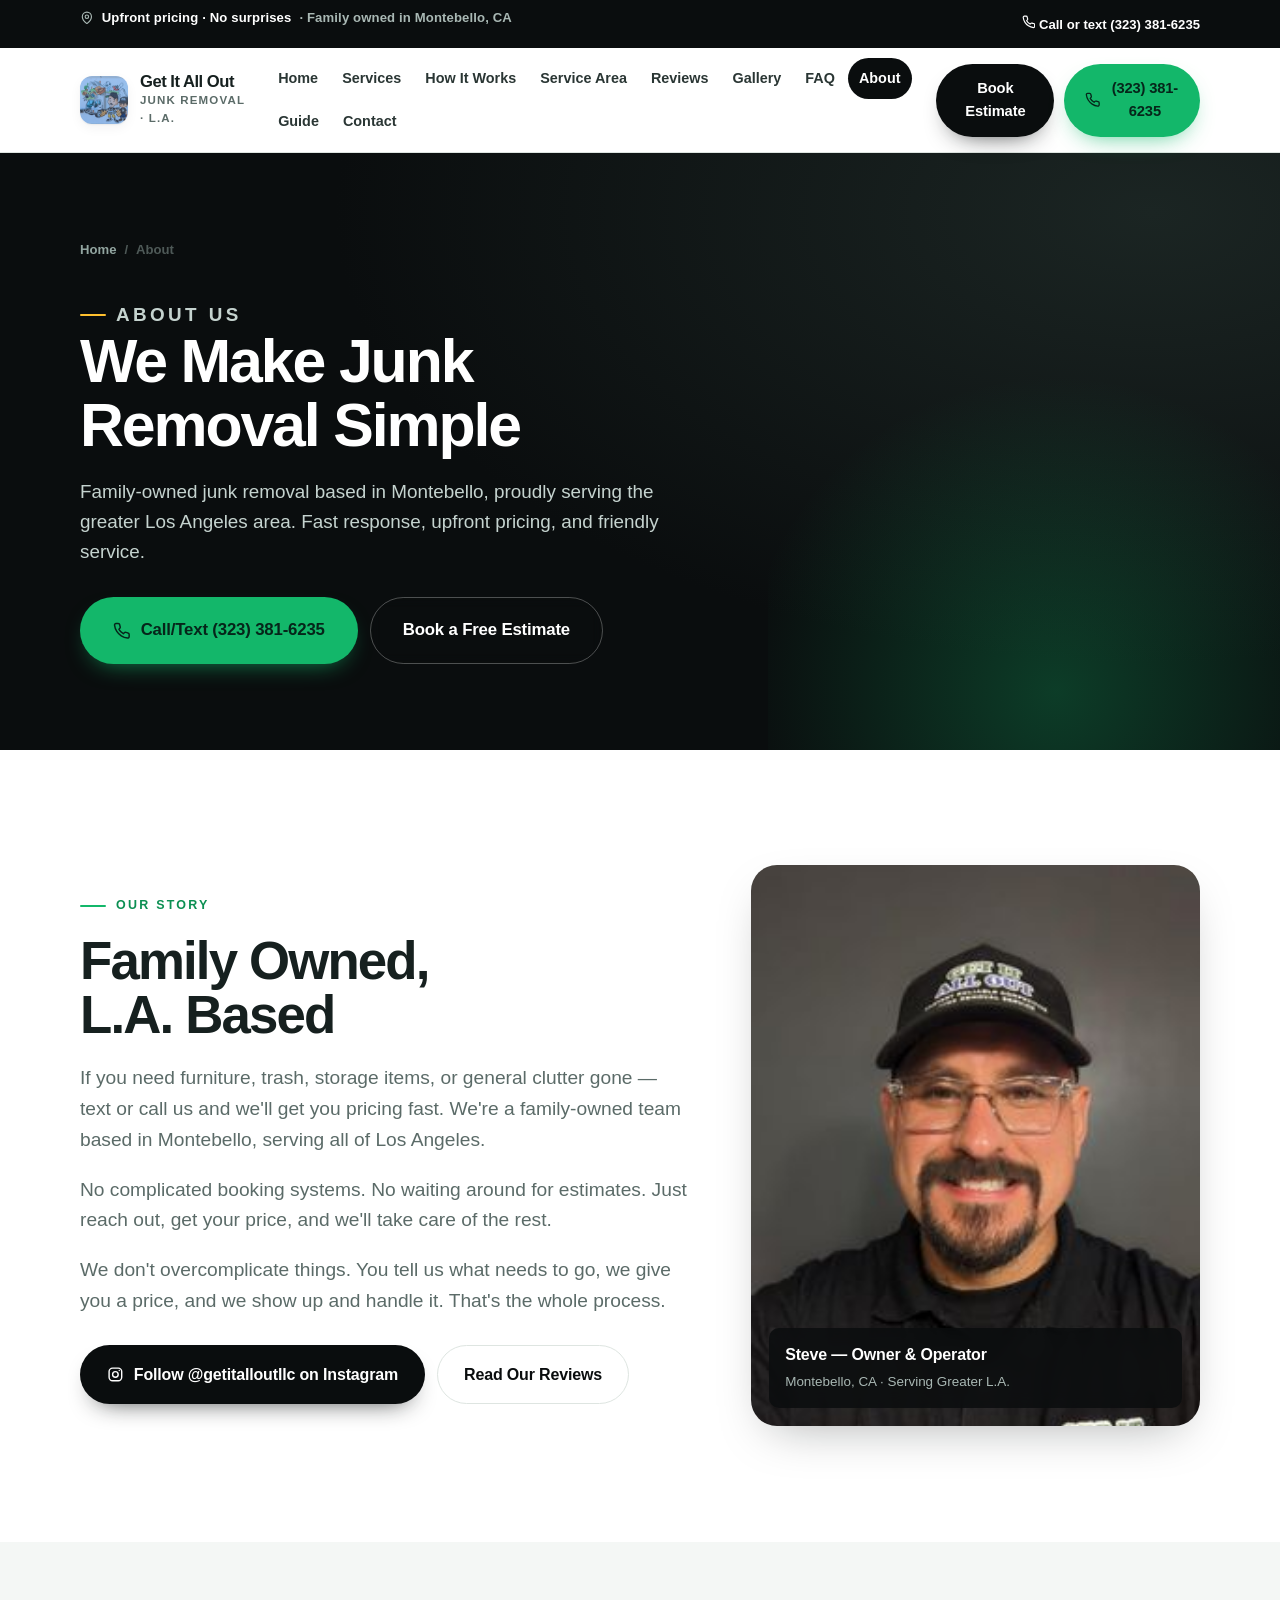
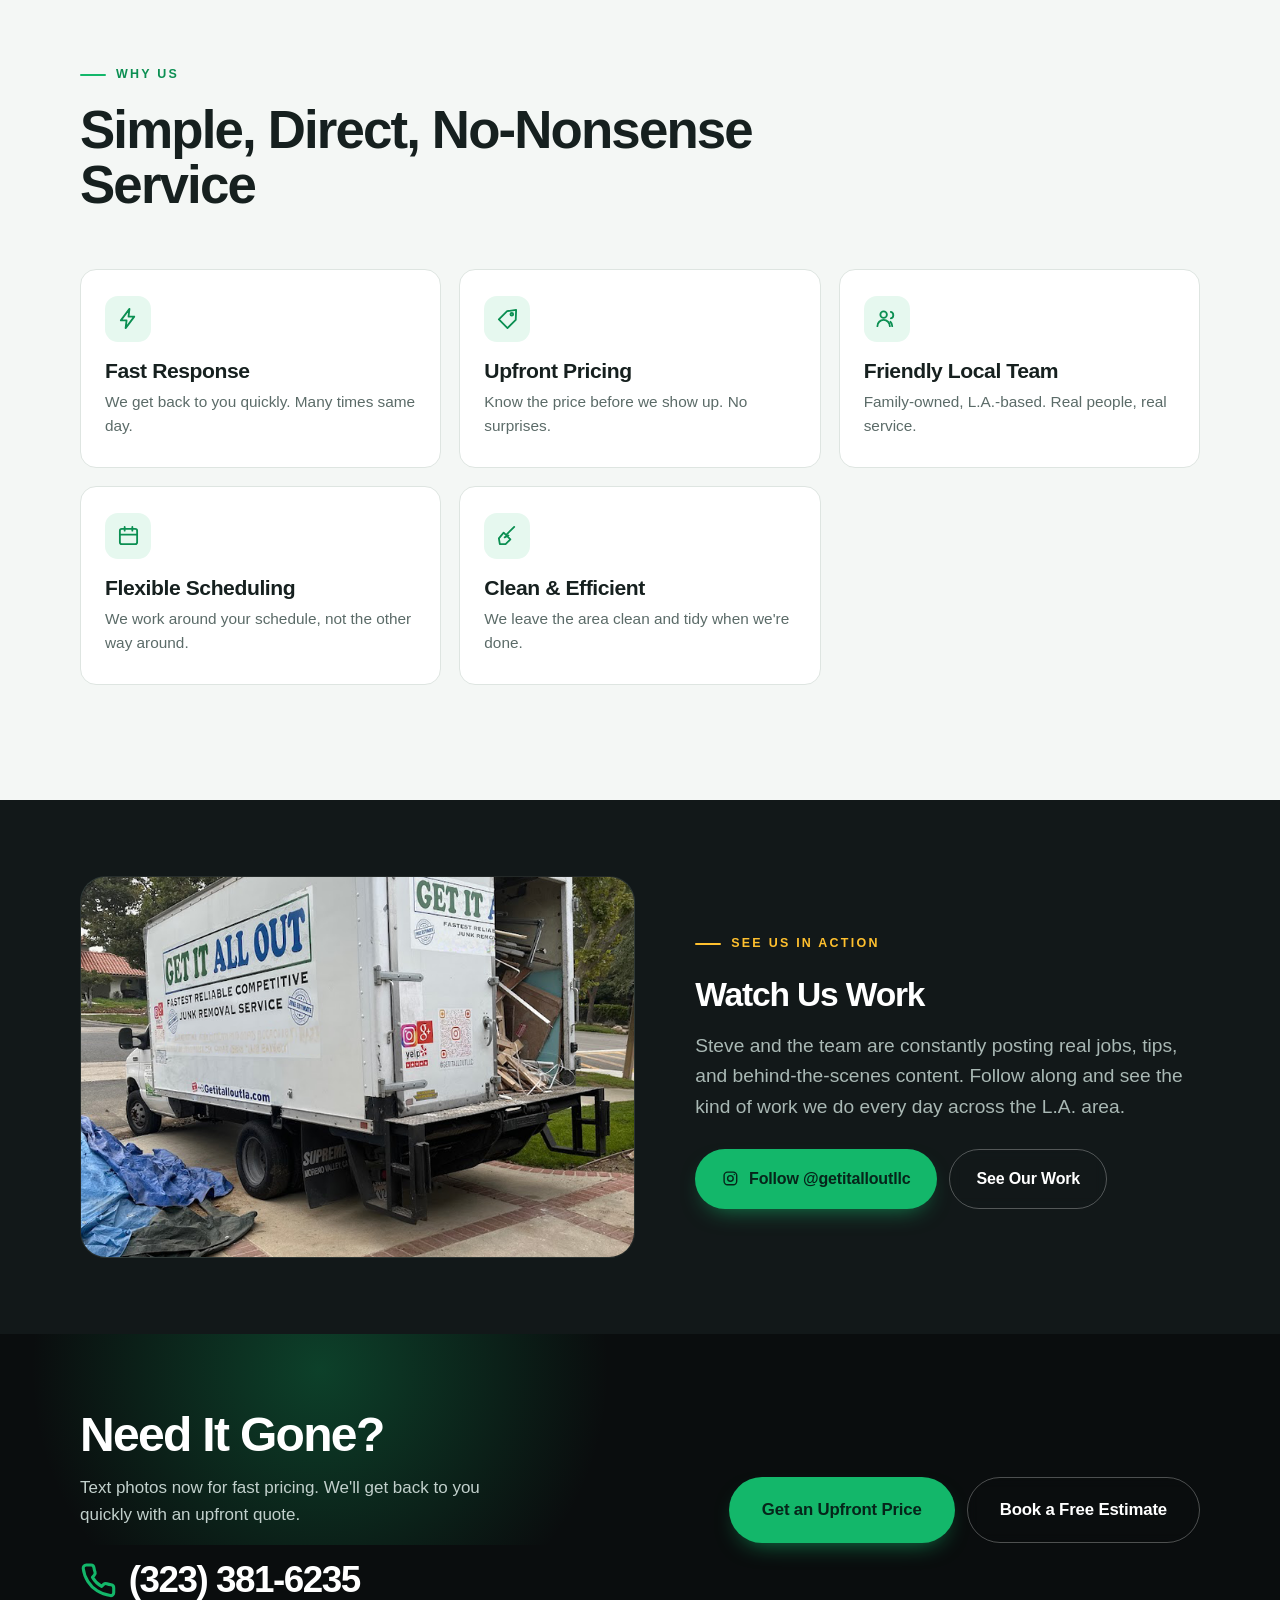
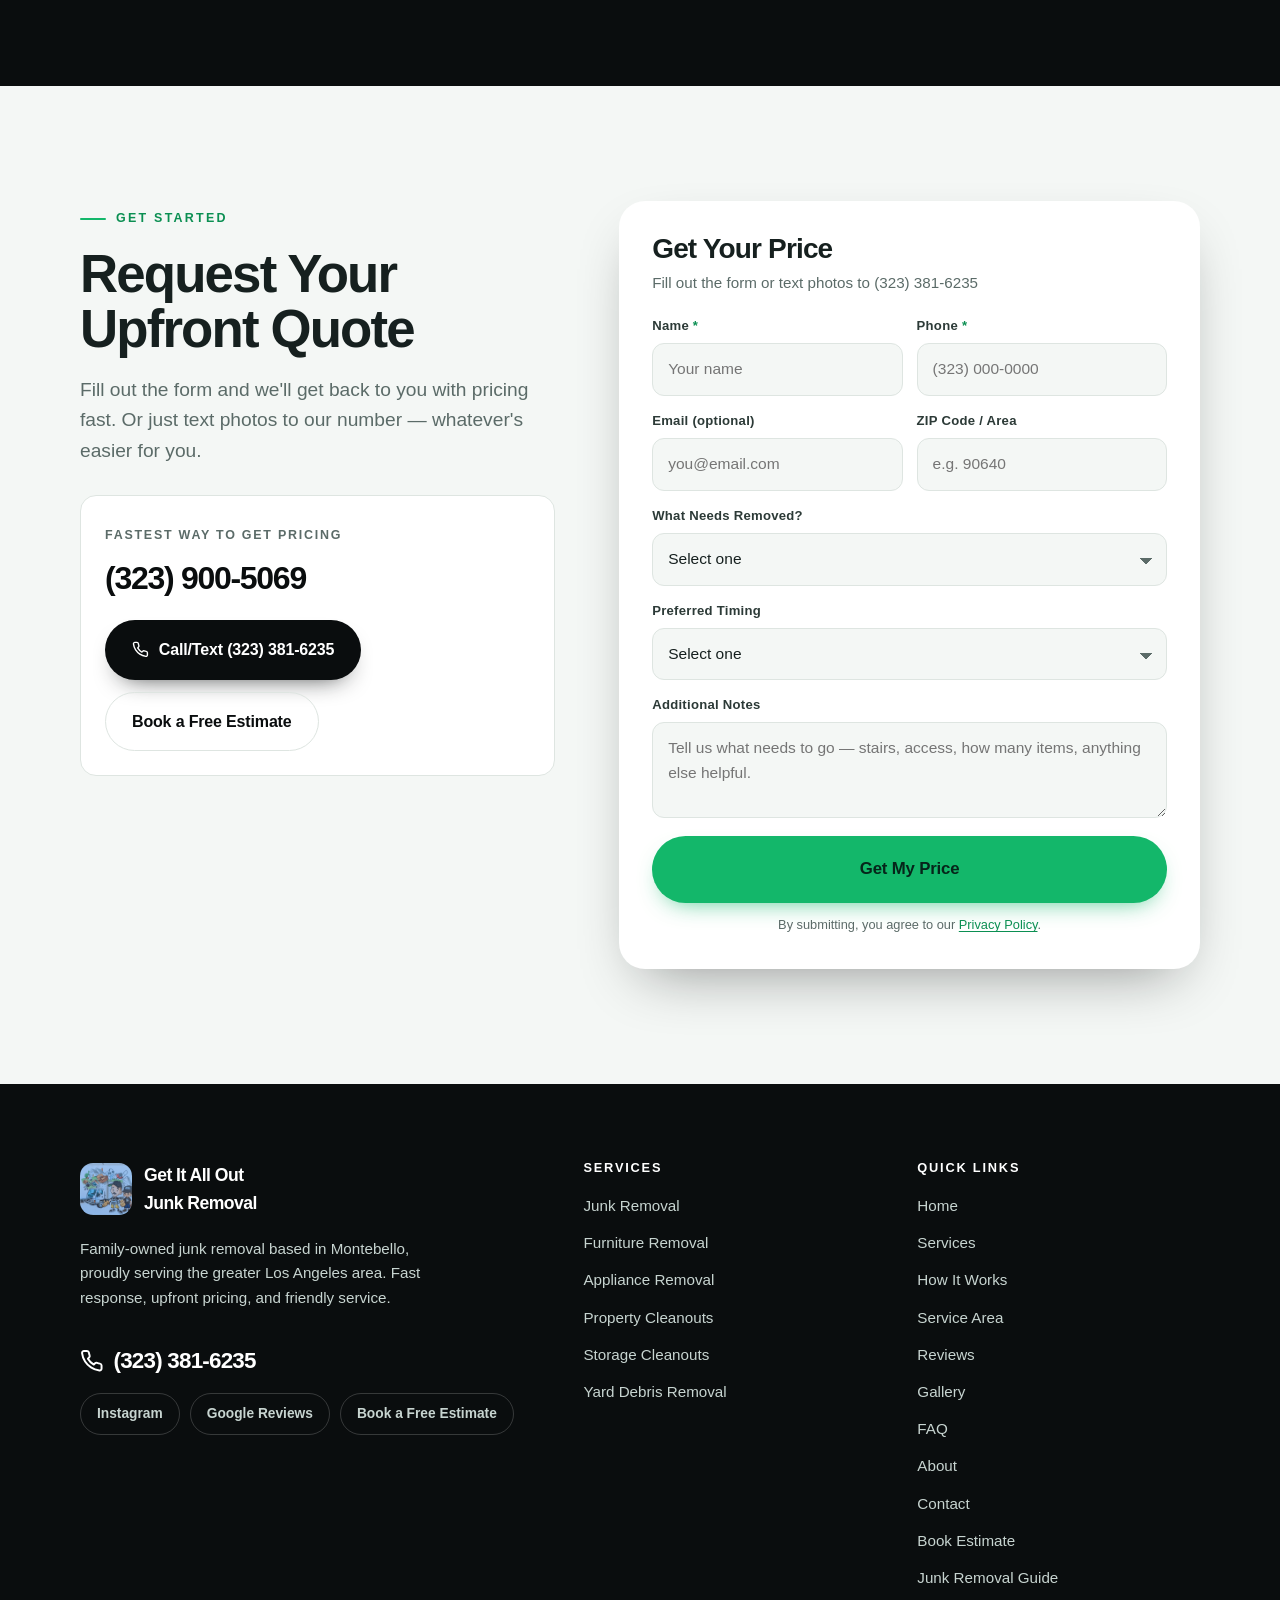
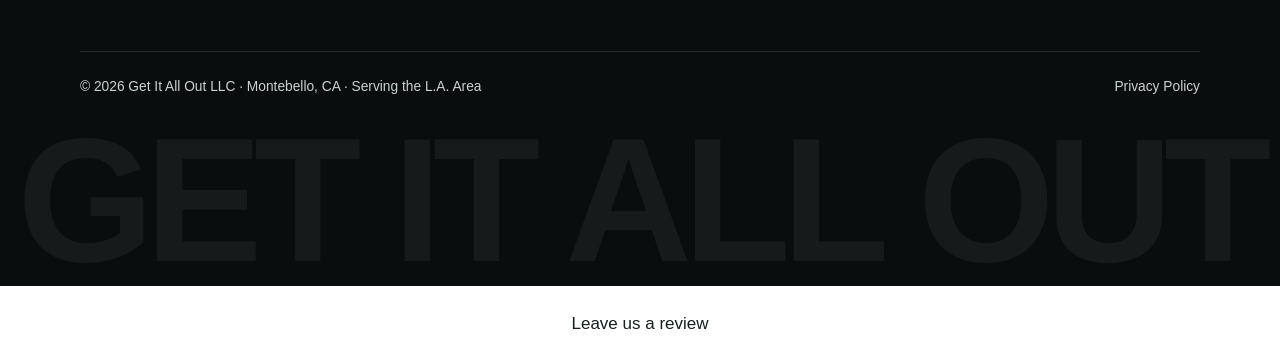
<file: About/index.html>
<!DOCTYPE html>
<html lang="en">
<head>
  <meta charset="utf-8">
  <meta name="viewport" content="width=device-width, initial-scale=1">
  <title>About | Get It All Out Junk</title>
  <meta name="description" content="Get It All Out is a family-owned junk removal team based in Montebello, CA, serving all of Los Angeles. Simple, direct, no-nonsense service.">
  <meta name="theme-color" content="#0A0D0E">
  <meta name="author" content="Get It All Out LLC">
  <meta property="og:type" content="website">
  <meta property="og:site_name" content="Get It All Out Junk Removal">
  <meta property="og:title" content="About | Get It All Out Junk">
  <meta property="og:description" content="Get It All Out is a family-owned junk removal team based in Montebello, CA, serving all of Los Angeles. Simple, direct, no-nonsense service.">
  <meta property="og:image" content="/images/source/01-342e89443-fd9b103b1e5926c5d23c7da8d892de163de7a77faee67c82ac.png">
  <meta name="twitter:card" content="summary_large_image">
  <link rel="icon" href="/favicon.svg" type="image/svg+xml">
  <link rel="apple-touch-icon" href="/images/source/00-4235836e4-3867491998459488829.jpg">
  <link rel="stylesheet" href="/assets/css/styles.css">
</head>
<body>
  <a class="sr-only" href="#main">Skip to main content</a>
  <header class="site-header">
    <div class="header-top">
      <div class="container">
        <p class="header-top__pitch"><svg class="ico" viewBox="0 0 24 24" fill="none" stroke="currentColor" stroke-width="2" stroke-linecap="round" stroke-linejoin="round" aria-hidden="true"><path d="M20 10c0 6-8 12-8 12s-8-6-8-12a8 8 0 0 1 16 0Z"/><circle cx="12" cy="10" r="3"/></svg> <strong>Upfront pricing · No surprises</strong> · Family owned in Montebello, CA</p>
        <div class="header-top__links">
          <a href="tel:3233816235"><svg class="ico" viewBox="0 0 24 24" fill="none" stroke="currentColor" stroke-width="2" stroke-linecap="round" stroke-linejoin="round" aria-hidden="true"><path d="M22 16.9v3a2 2 0 0 1-2.2 2 19.8 19.8 0 0 1-8.6-3.1 19.5 19.5 0 0 1-6-6A19.8 19.8 0 0 1 2.1 4.2A2 2 0 0 1 4.1 2h3a2 2 0 0 1 2 1.7 12.8 12.8 0 0 0 .7 2.8 2 2 0 0 1-.5 2.1L8.1 9.9a16 16 0 0 0 6 6l1.3-1.3a2 2 0 0 1 2.1-.4 12.8 12.8 0 0 0 2.8.7 2 2 0 0 1 1.7 2Z"/></svg> Call or text (323) 381-6235</a>
        </div>
      </div>
    </div>
    <div class="container header-bar">
      <a class="brand" href="/">
        <img src="/images/source/00-4235836e4-3867491998459488829.jpg" alt="Get It All Out Junk Removal logo" width="48" height="48">
        <span>
          <span class="brand__name">Get It All Out</span>
          <span class="brand__sub">Junk Removal · L.A.</span>
        </span>
      </a>
      <nav class="nav" id="site-nav" aria-label="Main navigation">
        <button class="nav-close" type="button" aria-label="Close navigation">&times;</button>
          <a href="/">Home</a>
          <a href="/Services/">Services</a>
          <a href="/HowItWorks/">How It Works</a>
          <a href="/ServiceArea/">Service Area</a>
          <a href="/Reviews/">Reviews</a>
          <a href="/Gallery/">Gallery</a>
          <a href="/FAQ/">FAQ</a>
          <a href="/About/" aria-current="page">About</a>
          <a href="/JunkRemovalGuide/">Guide</a>
          <a href="/Contact/">Contact</a>
        <div class="nav__cta">
          <a class="btn btn--dark" href="/Booking/">Book a Free Estimate</a>
          <a class="btn" href="tel:3233816235"><svg class="ico" viewBox="0 0 24 24" fill="none" stroke="currentColor" stroke-width="2" stroke-linecap="round" stroke-linejoin="round" aria-hidden="true"><path d="M22 16.9v3a2 2 0 0 1-2.2 2 19.8 19.8 0 0 1-8.6-3.1 19.5 19.5 0 0 1-6-6A19.8 19.8 0 0 1 2.1 4.2A2 2 0 0 1 4.1 2h3a2 2 0 0 1 2 1.7 12.8 12.8 0 0 0 .7 2.8 2 2 0 0 1-.5 2.1L8.1 9.9a16 16 0 0 0 6 6l1.3-1.3a2 2 0 0 1 2.1-.4 12.8 12.8 0 0 0 2.8.7 2 2 0 0 1 1.7 2Z"/></svg> Call/Text (323) 381-6235</a>
        </div>
      </nav>
      <div class="nav-backdrop"></div>
      <div class="header-cta">
        <a class="btn btn--dark" href="/Booking/">Book Estimate</a>
        <a class="btn" href="tel:3233816235"><svg class="ico" viewBox="0 0 24 24" fill="none" stroke="currentColor" stroke-width="2" stroke-linecap="round" stroke-linejoin="round" aria-hidden="true"><path d="M22 16.9v3a2 2 0 0 1-2.2 2 19.8 19.8 0 0 1-8.6-3.1 19.5 19.5 0 0 1-6-6A19.8 19.8 0 0 1 2.1 4.2A2 2 0 0 1 4.1 2h3a2 2 0 0 1 2 1.7 12.8 12.8 0 0 0 .7 2.8 2 2 0 0 1-.5 2.1L8.1 9.9a16 16 0 0 0 6 6l1.3-1.3a2 2 0 0 1 2.1-.4 12.8 12.8 0 0 0 2.8.7 2 2 0 0 1 1.7 2Z"/></svg> (323) 381-6235</a>
        <button class="nav-toggle" type="button" aria-expanded="false" aria-controls="site-nav">
          <span></span> Menu
        </button>
      </div>
    </div>
  </header>

  <main id="main">
    <section class="page-hero">
      <div class="container">
        <nav class="crumbs" aria-label="Breadcrumb">
          <a href="/">Home</a> <span>/</span> <span>About</span>
        </nav>
        <div class="page-hero__inner">
          <p class="eyebrow eyebrow--light">About Us</p>
          <h1>We Make Junk<br>Removal Simple</h1>
          <p>Family-owned junk removal based in Montebello, proudly serving the greater Los Angeles area. Fast response, upfront pricing, and friendly service.</p>
          <div class="btn-row">
            <a class="btn btn--lg" href="tel:3233816235"><svg class="ico" viewBox="0 0 24 24" fill="none" stroke="currentColor" stroke-width="2" stroke-linecap="round" stroke-linejoin="round" aria-hidden="true"><path d="M22 16.9v3a2 2 0 0 1-2.2 2 19.8 19.8 0 0 1-8.6-3.1 19.5 19.5 0 0 1-6-6A19.8 19.8 0 0 1 2.1 4.2A2 2 0 0 1 4.1 2h3a2 2 0 0 1 2 1.7 12.8 12.8 0 0 0 .7 2.8 2 2 0 0 1-.5 2.1L8.1 9.9a16 16 0 0 0 6 6l1.3-1.3a2 2 0 0 1 2.1-.4 12.8 12.8 0 0 0 2.8.7 2 2 0 0 1 1.7 2Z"/></svg> Call/Text (323) 381-6235</a>
            <a class="btn btn--ghost btn--lg" href="/Booking/">Book a Free Estimate</a>
          </div>
        </div>
      </div>
    </section>
    <section class="section">
      <div class="container split split--wide-left">
        <div class="reveal">
          <p class="eyebrow">Our Story</p>
          <h2>Family Owned,<br>L.A. Based</h2>
          <p class="lede" style="margin-top:20px">If you need furniture, trash, storage items, or general clutter gone — text or call us and we'll get you pricing fast. We're a family-owned team based in Montebello, serving all of Los Angeles.</p>
          <p class="lede" style="margin-top:16px">No complicated booking systems. No waiting around for estimates. Just reach out, get your price, and we'll take care of the rest.</p>
          <p class="lede" style="margin-top:16px">We don't overcomplicate things. You tell us what needs to go, we give you a price, and we show up and handle it. That's the whole process.</p>
          <div class="btn-row" style="margin-top:28px">
            <a class="btn btn--dark" href="https://www.instagram.com/getitalloutllc" target="_blank" rel="noopener"><svg class="ico" viewBox="0 0 24 24" fill="none" stroke="currentColor" stroke-width="2" stroke-linecap="round" stroke-linejoin="round" aria-hidden="true"><rect x="3" y="3" width="18" height="18" rx="5"/><circle cx="12" cy="12" r="4"/><path d="M17.5 6.5h.01"/></svg> Follow @getitalloutllc on Instagram</a>
            <a class="btn btn--outline" href="/Reviews/">Read Our Reviews</a>
          </div>
        </div>
        <div class="portrait reveal">
          <img src="/images/source/02-b3a10351251fec507ca925e68c69e0afa06f251ff2465fe71ad23e2c6fd7.jpg" alt="Steve, owner of Get It All Out Junk Removal, family-owned business based in Montebello, CA serving the L.A. area" loading="lazy">
          <div class="portrait__tag">
            <strong>Steve — Owner &amp; Operator</strong>
            <span>Montebello, CA · Serving Greater L.A.</span>
          </div>
        </div>
      </div>
    </section>

    <section class="section section--mist">
      <div class="container">
        <div class="section-head">
          <p class="eyebrow">Why Us</p>
          <h2>Simple, Direct, No-Nonsense Service</h2>
        </div>
        <div class="grid grid--3">
          <article class="card reveal"><div class="card__icon"><svg viewBox="0 0 24 24" fill="none" stroke="currentColor" stroke-width="1.9" stroke-linecap="round" stroke-linejoin="round" aria-hidden="true"><path d="M13 2 4 14h6l-1 8 9-12h-6Z"/></svg></div><h3>Fast Response</h3><p>We get back to you quickly. Many times same day.</p></article>
          <article class="card reveal"><div class="card__icon"><svg viewBox="0 0 24 24" fill="none" stroke="currentColor" stroke-width="1.9" stroke-linecap="round" stroke-linejoin="round" aria-hidden="true"><path d="M20.6 13.4 12 22l-9-9 8.6-8.6L21 3Z"/><circle cx="16.5" cy="7.5" r="1.4"/></svg></div><h3>Upfront Pricing</h3><p>Know the price before we show up. No surprises.</p></article>
          <article class="card reveal"><div class="card__icon"><svg viewBox="0 0 24 24" fill="none" stroke="currentColor" stroke-width="1.9" stroke-linecap="round" stroke-linejoin="round" aria-hidden="true"><circle cx="9" cy="8" r="3.4"/><path d="M2.5 20a6.5 6.5 0 0 1 13 0"/><path d="M16.5 5.2a3.4 3.4 0 0 1 0 6.6"/><path d="M18 20a6.4 6.4 0 0 0-2-4.6"/></svg></div><h3>Friendly Local Team</h3><p>Family-owned, L.A.-based. Real people, real service.</p></article>
          <article class="card reveal"><div class="card__icon"><svg viewBox="0 0 24 24" fill="none" stroke="currentColor" stroke-width="1.9" stroke-linecap="round" stroke-linejoin="round" aria-hidden="true"><rect x="3" y="5" width="18" height="16" rx="2"/><path d="M8 3v4M16 3v4M3 11h18"/></svg></div><h3>Flexible Scheduling</h3><p>We work around your schedule, not the other way around.</p></article>
          <article class="card reveal"><div class="card__icon"><svg viewBox="0 0 24 24" fill="none" stroke="currentColor" stroke-width="1.9" stroke-linecap="round" stroke-linejoin="round" aria-hidden="true"><path d="M19 3 11 11"/><path d="M8 9l7 7-5 5H4l-1-6Z"/><path d="M9 14l4-2"/></svg></div><h3>Clean & Efficient</h3><p>We leave the area clean and tidy when we're done.</p></article>
        </div>
      </div>
    </section>

    <section class="section section--tight statband">
      <div class="container statband__grid">
        <div class="statband__media reveal"><img src="/images/source/01-342e89443-fd9b103b1e5926c5d23c7da8d892de163de7a77faee67c82ac.png" alt="Get It All Out Junk branded truck loaded with items for removal in Los Angeles" loading="lazy"></div>
        <div class="reveal">
          <p class="eyebrow eyebrow--light">See Us In Action</p>
          <h2>Watch Us Work</h2>
          <p class="lede lede--light" style="margin-top:18px">Steve and the team are constantly posting real jobs, tips, and behind-the-scenes content. Follow along and see the kind of work we do every day across the L.A. area.</p>
          <div class="btn-row" style="margin-top:26px">
            <a class="btn" href="https://www.instagram.com/getitalloutllc" target="_blank" rel="noopener"><svg class="ico" viewBox="0 0 24 24" fill="none" stroke="currentColor" stroke-width="2" stroke-linecap="round" stroke-linejoin="round" aria-hidden="true"><rect x="3" y="3" width="18" height="18" rx="5"/><circle cx="12" cy="12" r="4"/><path d="M17.5 6.5h.01"/></svg> Follow @getitalloutllc</a>
            <a class="btn btn--ghost" href="/Gallery/">See Our Work</a>
          </div>
        </div>
      </div>
    </section>

    <section class="section section--tight cta-band">
      <div class="container cta-band__inner">
        <div>
          <h2>Need It Gone?</h2>
          <p>Text photos now for fast pricing. We'll get back to you quickly with an upfront quote.</p>
          <a class="phone-xl" href="tel:3233816235" style="margin-top:22px"><svg class="ico" viewBox="0 0 24 24" fill="none" stroke="currentColor" stroke-width="2" stroke-linecap="round" stroke-linejoin="round" aria-hidden="true"><path d="M22 16.9v3a2 2 0 0 1-2.2 2 19.8 19.8 0 0 1-8.6-3.1 19.5 19.5 0 0 1-6-6A19.8 19.8 0 0 1 2.1 4.2A2 2 0 0 1 4.1 2h3a2 2 0 0 1 2 1.7 12.8 12.8 0 0 0 .7 2.8 2 2 0 0 1-.5 2.1L8.1 9.9a16 16 0 0 0 6 6l1.3-1.3a2 2 0 0 1 2.1-.4 12.8 12.8 0 0 0 2.8.7 2 2 0 0 1 1.7 2Z"/></svg> (323) 381-6235</a>
        </div>
        <div class="btn-row">
          <a class="btn btn--lg" href="/Contact/">Get an Upfront Price</a>
          <a class="btn btn--ghost btn--lg" href="/Booking/">Book a Free Estimate</a>
        </div>
      </div>
    </section>

    <section class="section quote-section" id="quote">
      <div class="container">
        <div class="alert-sent" role="status">
        <svg width="22" height="22" style="color:#13B76A;margin-top:3px;flex:none" viewBox="0 0 24 24" fill="none" stroke="currentColor" stroke-width="2.4" stroke-linecap="round" stroke-linejoin="round" aria-hidden="true"><path d="M20 6 9 17l-5-5"/></svg>
        <div>
          <strong>Thanks, your message was sent.</strong>
          <p>We'll get back to you with an upfront price fast. Need it sooner? Call or text <a href="tel:3233816235">(323) 381-6235</a>.</p>
        </div>
      </div>
        <div class="quote-section__grid">
          <div class="reveal">
            <p class="eyebrow">Get Started</p>
            <h2>Request Your<br>Upfront Quote</h2>
            <p class="lede" style="margin-top:18px">Fill out the form and we'll get back to you with pricing fast. Or just text photos to our number — whatever's easier for you.</p>
            <div class="fastbox">
              <span class="fastbox__label">Fastest way to get pricing</span>
              <a class="big" href="tel:3239005069">(323) 900-5069</a>
              <div class="btn-row">
                <a class="btn btn--dark" href="tel:3233816235"><svg class="ico" viewBox="0 0 24 24" fill="none" stroke="currentColor" stroke-width="2" stroke-linecap="round" stroke-linejoin="round" aria-hidden="true"><path d="M22 16.9v3a2 2 0 0 1-2.2 2 19.8 19.8 0 0 1-8.6-3.1 19.5 19.5 0 0 1-6-6A19.8 19.8 0 0 1 2.1 4.2A2 2 0 0 1 4.1 2h3a2 2 0 0 1 2 1.7 12.8 12.8 0 0 0 .7 2.8 2 2 0 0 1-.5 2.1L8.1 9.9a16 16 0 0 0 6 6l1.3-1.3a2 2 0 0 1 2.1-.4 12.8 12.8 0 0 0 2.8.7 2 2 0 0 1 1.7 2Z"/></svg> Call/Text (323) 381-6235</a>
                <a class="btn btn--outline" href="/Booking/">Book a Free Estimate</a>
              </div>
            </div>
          </div>
          <div class="reveal">
            <div class="form-card">
        <div class="form-card__head">
          <h2>Get Your Price</h2>
          <p>Fill out the form or text photos to (323) 381-6235</p>
        </div>
        <div class="form-body">
          <form method="POST" action="https://vision.leadrai.com/api/forms/5715522718ffaf05262fbb32a637762d" data-leadr>
            <input type="hidden" name="_form" value="Quote request">
            <input type="hidden" name="_page" value="">
            <input type="text" name="_gotcha" tabindex="-1" autocomplete="off" style="display:none">
            <div class="form-grid">
            <div class="field">
              <label for="f-quote-name">Name <span class="req">*</span></label>
              <input type="text" id="f-quote-name" name="name" required autocomplete="name" placeholder="Your name">
            </div>
            <div class="field">
              <label for="f-quote-phone">Phone <span class="req">*</span></label>
              <input type="tel" id="f-quote-phone" name="phone" required autocomplete="tel" placeholder="(323) 000-0000">
            </div>
            <div class="field">
              <label for="f-quote-email">Email (optional)</label>
              <input type="email" id="f-quote-email" name="email" autocomplete="email" placeholder="you@email.com">
            </div>
            <div class="field">
              <label for="f-quote-zip-code-or-area">ZIP Code / Area</label>
              <input type="text" id="f-quote-zip-code-or-area" name="ZIP code or area" placeholder="e.g. 90640">
            </div>
            <div class="field field--full">
              <label for="f-quote-what-needs-removed">What Needs Removed?</label>
              <select id="f-quote-what-needs-removed" name="What needs removed">
                <option value="">Select one</option>
                <option value="Furniture removal">Furniture removal</option>
                <option value="Appliance removal">Appliance removal</option>
                <option value="Garage junk">Garage junk</option>
                <option value="Storage unit cleanout">Storage unit cleanout</option>
                <option value="Yard debris">Yard debris</option>
                <option value="Household junk">Household junk</option>
                <option value="Property cleanout">Property cleanout</option>
                <option value="Bulky item pickup">Bulky item pickup</option>
                <option value="Something else / not sure">Something else / not sure</option>
              </select>
            </div>
            <div class="field field--full">
              <label for="f-quote-preferred-timing">Preferred Timing</label>
              <select id="f-quote-preferred-timing" name="Preferred timing">
                <option value="">Select one</option>
                <option value="As soon as possible">As soon as possible</option>
                <option value="Same day if available">Same day if available</option>
                <option value="Within a few days">Within a few days</option>
                <option value="This weekend">This weekend</option>
                <option value="Next week">Next week</option>
                <option value="Just getting pricing for now">Just getting pricing for now</option>
              </select>
            </div>
            <div class="field field--full">
              <label for="f-quote-additional-notes">Additional Notes</label>
              <textarea id="f-quote-additional-notes" name="Additional notes" placeholder="Tell us what needs to go — stairs, access, how many items, anything else helpful."></textarea>
            </div>
            </div>
            <div class="form-actions">
              <button class="btn btn--lg btn--block" type="submit">Get My Price</button>
              <p class="form-note">By submitting, you agree to our <a href="/Privacy/">Privacy Policy</a>.</p>
            </div>
          </form>
        </div>
        <div class="form-status" role="status" aria-live="polite"></div>
      </div>
          </div>
        </div>
      </div>
    </section>
  </main>

  <footer class="site-footer">
    <div class="container">
      <div class="footer-grid">
        <div>
          <div class="footer-brand">
            <img src="/images/source/00-4235836e4-3867491998459488829.jpg" alt="Get It All Out Junk Removal logo" width="52" height="52">
            <strong>Get It All Out<br>Junk Removal</strong>
          </div>
          <p>Family-owned junk removal based in Montebello, proudly serving the greater Los Angeles area. Fast response, upfront pricing, and friendly service.</p>
          <a class="footer-phone" href="tel:3233816235"><svg class="ico" viewBox="0 0 24 24" fill="none" stroke="currentColor" stroke-width="2" stroke-linecap="round" stroke-linejoin="round" aria-hidden="true"><path d="M22 16.9v3a2 2 0 0 1-2.2 2 19.8 19.8 0 0 1-8.6-3.1 19.5 19.5 0 0 1-6-6A19.8 19.8 0 0 1 2.1 4.2A2 2 0 0 1 4.1 2h3a2 2 0 0 1 2 1.7 12.8 12.8 0 0 0 .7 2.8 2 2 0 0 1-.5 2.1L8.1 9.9a16 16 0 0 0 6 6l1.3-1.3a2 2 0 0 1 2.1-.4 12.8 12.8 0 0 0 2.8.7 2 2 0 0 1 1.7 2Z"/></svg> (323) 381-6235</a>
          <div class="footer-social">
            <a href="https://www.instagram.com/getitalloutllc" target="_blank" rel="noopener">Instagram</a>
            <a href="https://share.google/wnN1zUw3tu8OWKQQQ" target="_blank" rel="noopener">Google Reviews</a>
            <a href="/Booking/">Book a Free Estimate</a>
          </div>
        </div>
        <div>
          <h4>Services</h4>
          <ul class="footer-links">
          <li><a href="/Services/">Junk Removal</a></li>
          <li><a href="/Services/#furniture">Furniture Removal</a></li>
          <li><a href="/Services/#appliances">Appliance Removal</a></li>
          <li><a href="/Services/#cleanouts">Property Cleanouts</a></li>
          <li><a href="/Services/#storage">Storage Cleanouts</a></li>
          <li><a href="/Services/#yard">Yard Debris Removal</a></li>
          </ul>
        </div>
        <div>
          <h4>Quick Links</h4>
          <ul class="footer-links">
          <li><a href="/">Home</a></li>
          <li><a href="/Services/">Services</a></li>
          <li><a href="/HowItWorks/">How It Works</a></li>
          <li><a href="/ServiceArea/">Service Area</a></li>
          <li><a href="/Reviews/">Reviews</a></li>
          <li><a href="/Gallery/">Gallery</a></li>
          <li><a href="/FAQ/">FAQ</a></li>
          <li><a href="/About/">About</a></li>
          <li><a href="/Contact/">Contact</a></li>
          <li><a href="/Booking/">Book Estimate</a></li>
          <li><a href="/JunkRemovalGuide/">Junk Removal Guide</a></li>
          </ul>
        </div>
      </div>
      <div class="footer-bottom">
        <span>&copy; <span data-year>2026</span> Get It All Out LLC · Montebello, CA · Serving the L.A. Area</span>
        <span><a href="/Privacy/">Privacy Policy</a></span>
      </div>
    </div>
    <div class="wordmark" aria-hidden="true">GET IT ALL OUT</div>
  </footer>

  <div class="callbar">
    <a class="btn btn--dark" href="/Booking/">Book Estimate</a>
    <a class="btn" href="tel:3233816235"><svg class="ico" viewBox="0 0 24 24" fill="none" stroke="currentColor" stroke-width="2" stroke-linecap="round" stroke-linejoin="round" aria-hidden="true"><path d="M22 16.9v3a2 2 0 0 1-2.2 2 19.8 19.8 0 0 1-8.6-3.1 19.5 19.5 0 0 1-6-6A19.8 19.8 0 0 1 2.1 4.2A2 2 0 0 1 4.1 2h3a2 2 0 0 1 2 1.7 12.8 12.8 0 0 0 .7 2.8 2 2 0 0 1-.5 2.1L8.1 9.9a16 16 0 0 0 6 6l1.3-1.3a2 2 0 0 1 2.1-.4 12.8 12.8 0 0 0 2.8.7 2 2 0 0 1 1.7 2Z"/></svg> Call/Text</a>
  </div>

  <script src="/assets/js/main.js" defer></script>
<script src="https://vision.leadrai.com/widget/loader.js" data-lv-widget data-kind="chatbot" data-widget="e979cf3c-0e42-4c9a-8d64-250304d553c1" async></script>
<script defer src="https://static.cloudflareinsights.com/beacon.min.js" data-cf-beacon='{"token": "0a932598fc5b4cc9baf156d875620bd1"}'></script>
<script defer data-lv-track src="https://vision.leadrai.com/api/forms/5715522718ffaf05262fbb32a637762d/t.js"></script>
<p data-lv-review="1" style="text-align:center;margin:24px 0"><a href="/review">Leave us a review</a></p>
</body>
</html>
</file>
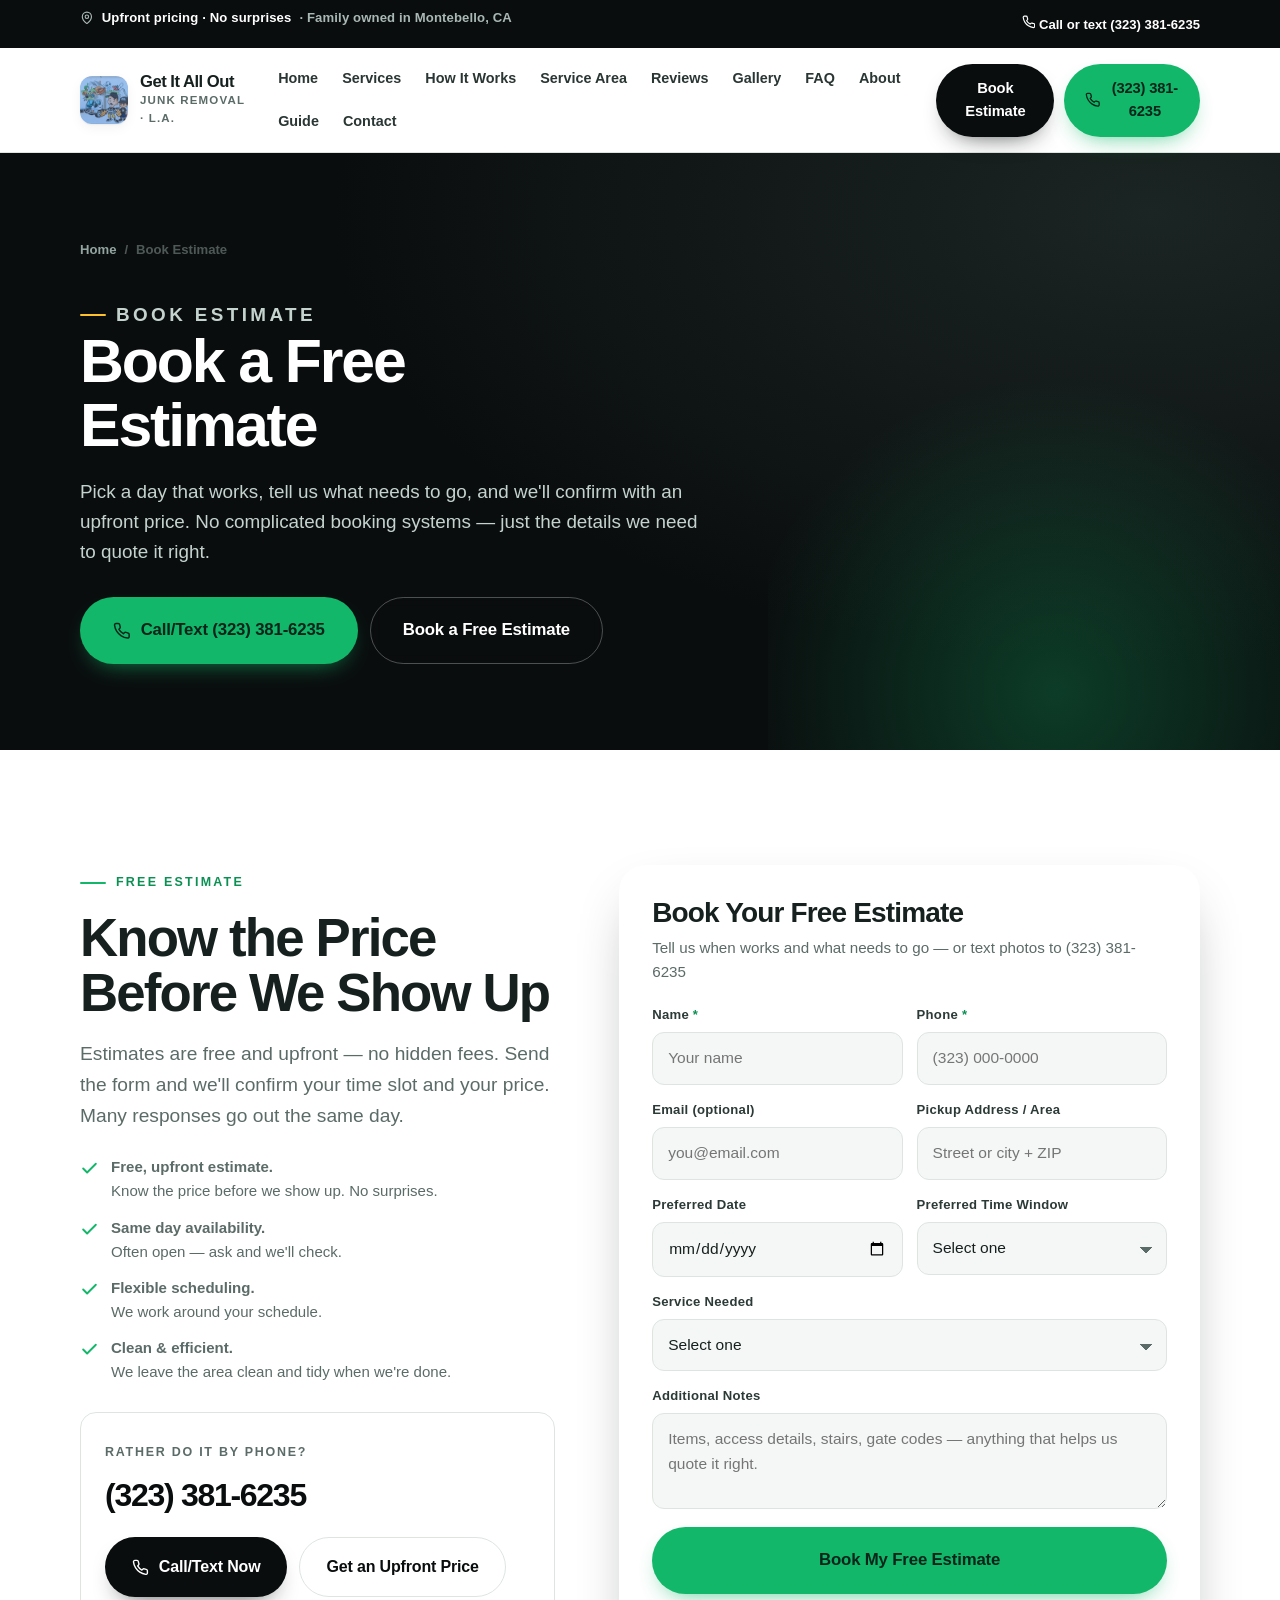
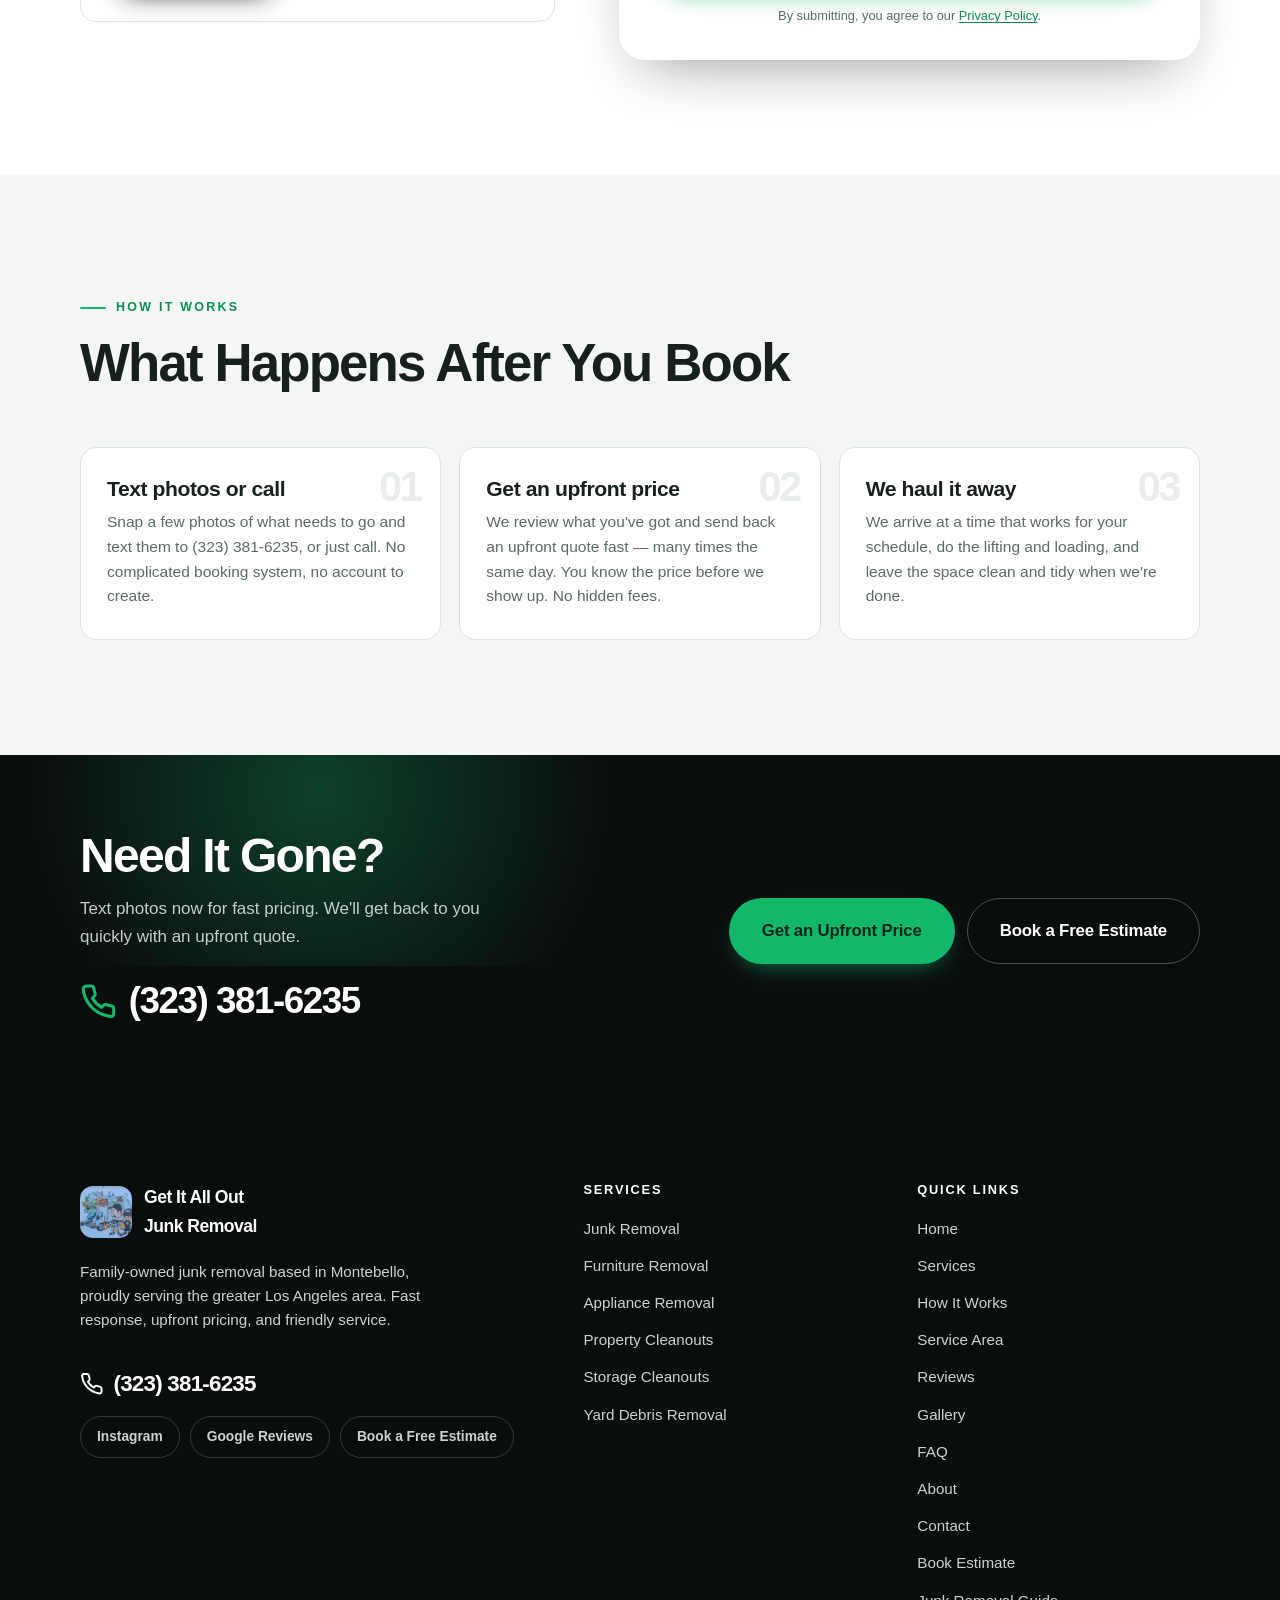
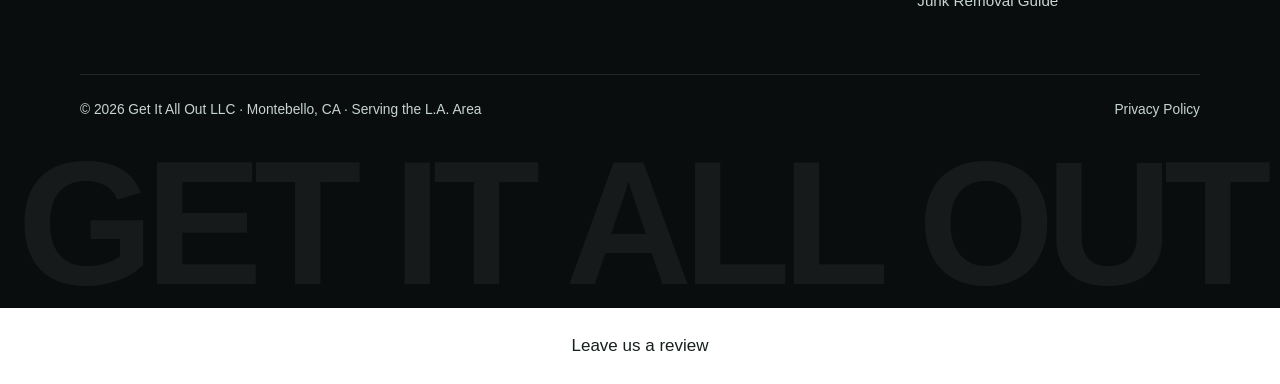
<file: Booking/index.html>
<!DOCTYPE html>
<html lang="en">
<head>
  <meta charset="utf-8">
  <meta name="viewport" content="width=device-width, initial-scale=1">
  <title>Booking | Get It All Out Junk</title>
  <meta name="description" content="Book a free junk removal estimate in the Los Angeles area. Upfront pricing, same day availability, flexible scheduling around you.">
  <meta name="theme-color" content="#0A0D0E">
  <meta name="author" content="Get It All Out LLC">
  <meta property="og:type" content="website">
  <meta property="og:site_name" content="Get It All Out Junk Removal">
  <meta property="og:title" content="Booking | Get It All Out Junk">
  <meta property="og:description" content="Book a free junk removal estimate in the Los Angeles area. Upfront pricing, same day availability, flexible scheduling around you.">
  <meta property="og:image" content="/images/source/01-342e89443-fd9b103b1e5926c5d23c7da8d892de163de7a77faee67c82ac.png">
  <meta name="twitter:card" content="summary_large_image">
  <link rel="icon" href="/favicon.svg" type="image/svg+xml">
  <link rel="apple-touch-icon" href="/images/source/00-4235836e4-3867491998459488829.jpg">
  <link rel="stylesheet" href="/assets/css/styles.css">
</head>
<body>
  <a class="sr-only" href="#main">Skip to main content</a>
  <header class="site-header">
    <div class="header-top">
      <div class="container">
        <p class="header-top__pitch"><svg class="ico" viewBox="0 0 24 24" fill="none" stroke="currentColor" stroke-width="2" stroke-linecap="round" stroke-linejoin="round" aria-hidden="true"><path d="M20 10c0 6-8 12-8 12s-8-6-8-12a8 8 0 0 1 16 0Z"/><circle cx="12" cy="10" r="3"/></svg> <strong>Upfront pricing · No surprises</strong> · Family owned in Montebello, CA</p>
        <div class="header-top__links">
          <a href="tel:3233816235"><svg class="ico" viewBox="0 0 24 24" fill="none" stroke="currentColor" stroke-width="2" stroke-linecap="round" stroke-linejoin="round" aria-hidden="true"><path d="M22 16.9v3a2 2 0 0 1-2.2 2 19.8 19.8 0 0 1-8.6-3.1 19.5 19.5 0 0 1-6-6A19.8 19.8 0 0 1 2.1 4.2A2 2 0 0 1 4.1 2h3a2 2 0 0 1 2 1.7 12.8 12.8 0 0 0 .7 2.8 2 2 0 0 1-.5 2.1L8.1 9.9a16 16 0 0 0 6 6l1.3-1.3a2 2 0 0 1 2.1-.4 12.8 12.8 0 0 0 2.8.7 2 2 0 0 1 1.7 2Z"/></svg> Call or text (323) 381-6235</a>
        </div>
      </div>
    </div>
    <div class="container header-bar">
      <a class="brand" href="/">
        <img src="/images/source/00-4235836e4-3867491998459488829.jpg" alt="Get It All Out Junk Removal logo" width="48" height="48">
        <span>
          <span class="brand__name">Get It All Out</span>
          <span class="brand__sub">Junk Removal · L.A.</span>
        </span>
      </a>
      <nav class="nav" id="site-nav" aria-label="Main navigation">
        <button class="nav-close" type="button" aria-label="Close navigation">&times;</button>
          <a href="/">Home</a>
          <a href="/Services/">Services</a>
          <a href="/HowItWorks/">How It Works</a>
          <a href="/ServiceArea/">Service Area</a>
          <a href="/Reviews/">Reviews</a>
          <a href="/Gallery/">Gallery</a>
          <a href="/FAQ/">FAQ</a>
          <a href="/About/">About</a>
          <a href="/JunkRemovalGuide/">Guide</a>
          <a href="/Contact/">Contact</a>
        <div class="nav__cta">
          <a class="btn btn--dark" href="/Booking/">Book a Free Estimate</a>
          <a class="btn" href="tel:3233816235"><svg class="ico" viewBox="0 0 24 24" fill="none" stroke="currentColor" stroke-width="2" stroke-linecap="round" stroke-linejoin="round" aria-hidden="true"><path d="M22 16.9v3a2 2 0 0 1-2.2 2 19.8 19.8 0 0 1-8.6-3.1 19.5 19.5 0 0 1-6-6A19.8 19.8 0 0 1 2.1 4.2A2 2 0 0 1 4.1 2h3a2 2 0 0 1 2 1.7 12.8 12.8 0 0 0 .7 2.8 2 2 0 0 1-.5 2.1L8.1 9.9a16 16 0 0 0 6 6l1.3-1.3a2 2 0 0 1 2.1-.4 12.8 12.8 0 0 0 2.8.7 2 2 0 0 1 1.7 2Z"/></svg> Call/Text (323) 381-6235</a>
        </div>
      </nav>
      <div class="nav-backdrop"></div>
      <div class="header-cta">
        <a class="btn btn--dark" href="/Booking/">Book Estimate</a>
        <a class="btn" href="tel:3233816235"><svg class="ico" viewBox="0 0 24 24" fill="none" stroke="currentColor" stroke-width="2" stroke-linecap="round" stroke-linejoin="round" aria-hidden="true"><path d="M22 16.9v3a2 2 0 0 1-2.2 2 19.8 19.8 0 0 1-8.6-3.1 19.5 19.5 0 0 1-6-6A19.8 19.8 0 0 1 2.1 4.2A2 2 0 0 1 4.1 2h3a2 2 0 0 1 2 1.7 12.8 12.8 0 0 0 .7 2.8 2 2 0 0 1-.5 2.1L8.1 9.9a16 16 0 0 0 6 6l1.3-1.3a2 2 0 0 1 2.1-.4 12.8 12.8 0 0 0 2.8.7 2 2 0 0 1 1.7 2Z"/></svg> (323) 381-6235</a>
        <button class="nav-toggle" type="button" aria-expanded="false" aria-controls="site-nav">
          <span></span> Menu
        </button>
      </div>
    </div>
  </header>

  <main id="main">
    <section class="page-hero">
      <div class="container">
        <nav class="crumbs" aria-label="Breadcrumb">
          <a href="/">Home</a> <span>/</span> <span>Book Estimate</span>
        </nav>
        <div class="page-hero__inner">
          <p class="eyebrow eyebrow--light">Book Estimate</p>
          <h1>Book a Free<br>Estimate</h1>
          <p>Pick a day that works, tell us what needs to go, and we'll confirm with an upfront price. No complicated booking systems — just the details we need to quote it right.</p>
          <div class="btn-row">
            <a class="btn btn--lg" href="tel:3233816235"><svg class="ico" viewBox="0 0 24 24" fill="none" stroke="currentColor" stroke-width="2" stroke-linecap="round" stroke-linejoin="round" aria-hidden="true"><path d="M22 16.9v3a2 2 0 0 1-2.2 2 19.8 19.8 0 0 1-8.6-3.1 19.5 19.5 0 0 1-6-6A19.8 19.8 0 0 1 2.1 4.2A2 2 0 0 1 4.1 2h3a2 2 0 0 1 2 1.7 12.8 12.8 0 0 0 .7 2.8 2 2 0 0 1-.5 2.1L8.1 9.9a16 16 0 0 0 6 6l1.3-1.3a2 2 0 0 1 2.1-.4 12.8 12.8 0 0 0 2.8.7 2 2 0 0 1 1.7 2Z"/></svg> Call/Text (323) 381-6235</a>
            <a class="btn btn--ghost btn--lg" href="/Booking/">Book a Free Estimate</a>
          </div>
        </div>
      </div>
    </section>
    <section class="section">
      <div class="container">
        <div class="alert-sent" role="status">
        <svg width="22" height="22" style="color:#13B76A;margin-top:3px;flex:none" viewBox="0 0 24 24" fill="none" stroke="currentColor" stroke-width="2.4" stroke-linecap="round" stroke-linejoin="round" aria-hidden="true"><path d="M20 6 9 17l-5-5"/></svg>
        <div>
          <strong>Thanks, your message was sent.</strong>
          <p>We'll get back to you with an upfront price fast. Need it sooner? Call or text <a href="tel:3233816235">(323) 381-6235</a>.</p>
        </div>
      </div>
        <div class="quote-section__grid">
          <div class="reveal">
            <p class="eyebrow">Free Estimate</p>
            <h2>Know the Price<br>Before We Show Up</h2>
            <p class="lede" style="margin-top:18px">Estimates are free and upfront — no hidden fees. Send the form and we'll confirm your time slot and your price. Many responses go out the same day.</p>
            <ul class="ticklist">
              <li><svg viewBox="0 0 24 24" fill="none" stroke="currentColor" stroke-width="2.4" stroke-linecap="round" stroke-linejoin="round" aria-hidden="true"><path d="M20 6 9 17l-5-5"/></svg><span><strong>Free, upfront estimate.</strong> Know the price before we show up. No surprises.</span></li>
              <li><svg viewBox="0 0 24 24" fill="none" stroke="currentColor" stroke-width="2.4" stroke-linecap="round" stroke-linejoin="round" aria-hidden="true"><path d="M20 6 9 17l-5-5"/></svg><span><strong>Same day availability.</strong> Often open — ask and we'll check.</span></li>
              <li><svg viewBox="0 0 24 24" fill="none" stroke="currentColor" stroke-width="2.4" stroke-linecap="round" stroke-linejoin="round" aria-hidden="true"><path d="M20 6 9 17l-5-5"/></svg><span><strong>Flexible scheduling.</strong> We work around your schedule.</span></li>
              <li><svg viewBox="0 0 24 24" fill="none" stroke="currentColor" stroke-width="2.4" stroke-linecap="round" stroke-linejoin="round" aria-hidden="true"><path d="M20 6 9 17l-5-5"/></svg><span><strong>Clean &amp; efficient.</strong> We leave the area clean and tidy when we're done.</span></li>
            </ul>
            <div class="fastbox">
              <span class="fastbox__label">Rather do it by phone?</span>
              <a class="big" href="tel:3233816235">(323) 381-6235</a>
              <div class="btn-row">
                <a class="btn btn--dark" href="tel:3233816235"><svg class="ico" viewBox="0 0 24 24" fill="none" stroke="currentColor" stroke-width="2" stroke-linecap="round" stroke-linejoin="round" aria-hidden="true"><path d="M22 16.9v3a2 2 0 0 1-2.2 2 19.8 19.8 0 0 1-8.6-3.1 19.5 19.5 0 0 1-6-6A19.8 19.8 0 0 1 2.1 4.2A2 2 0 0 1 4.1 2h3a2 2 0 0 1 2 1.7 12.8 12.8 0 0 0 .7 2.8 2 2 0 0 1-.5 2.1L8.1 9.9a16 16 0 0 0 6 6l1.3-1.3a2 2 0 0 1 2.1-.4 12.8 12.8 0 0 0 2.8.7 2 2 0 0 1 1.7 2Z"/></svg> Call/Text Now</a>
                <a class="btn btn--outline" href="/Contact/">Get an Upfront Price</a>
              </div>
            </div>
          </div>
          <div class="reveal">
            <div class="form-card">
        <div class="form-card__head">
          <h2>Book Your Free Estimate</h2>
          <p>Tell us when works and what needs to go — or text photos to (323) 381-6235</p>
        </div>
        <div class="form-body">
          <form method="POST" action="https://vision.leadrai.com/api/forms/5715522718ffaf05262fbb32a637762d" data-leadr>
            <input type="hidden" name="_form" value="Book estimate">
            <input type="hidden" name="_page" value="">
            <input type="text" name="_gotcha" tabindex="-1" autocomplete="off" style="display:none">
            <div class="form-grid">
            <div class="field">
              <label for="f-bookestimate-name">Name <span class="req">*</span></label>
              <input type="text" id="f-bookestimate-name" name="name" required autocomplete="name" placeholder="Your name">
            </div>
            <div class="field">
              <label for="f-bookestimate-phone">Phone <span class="req">*</span></label>
              <input type="tel" id="f-bookestimate-phone" name="phone" required autocomplete="tel" placeholder="(323) 000-0000">
            </div>
            <div class="field">
              <label for="f-bookestimate-email">Email (optional)</label>
              <input type="email" id="f-bookestimate-email" name="email" autocomplete="email" placeholder="you@email.com">
            </div>
            <div class="field">
              <label for="f-bookestimate-pickup-address-or-area">Pickup Address / Area</label>
              <input type="text" id="f-bookestimate-pickup-address-or-area" name="Pickup address or area" placeholder="Street or city + ZIP">
            </div>
            <div class="field">
              <label for="f-bookestimate-preferred-date">Preferred Date</label>
              <input type="date" id="f-bookestimate-preferred-date" name="Preferred date" >
            </div>
            <div class="field">
              <label for="f-bookestimate-preferred-time-window">Preferred Time Window</label>
              <select id="f-bookestimate-preferred-time-window" name="Preferred time window">
                <option value="">Select one</option>
                <option value="Morning">Morning</option>
                <option value="Midday">Midday</option>
                <option value="Afternoon">Afternoon</option>
                <option value="Evening">Evening</option>
                <option value="Any time works">Any time works</option>
              </select>
            </div>
            <div class="field field--full">
              <label for="f-bookestimate-service-needed">Service Needed</label>
              <select id="f-bookestimate-service-needed" name="Service needed">
                <option value="">Select one</option>
                <option value="Furniture removal">Furniture removal</option>
                <option value="Appliance removal">Appliance removal</option>
                <option value="Garage junk">Garage junk</option>
                <option value="Storage unit cleanout">Storage unit cleanout</option>
                <option value="Yard debris">Yard debris</option>
                <option value="Household junk">Household junk</option>
                <option value="Property cleanout">Property cleanout</option>
                <option value="Bulky item pickup">Bulky item pickup</option>
                <option value="Something else / not sure">Something else / not sure</option>
              </select>
            </div>
            <div class="field field--full">
              <label for="f-bookestimate-additional-notes">Additional Notes</label>
              <textarea id="f-bookestimate-additional-notes" name="Additional notes" placeholder="Items, access details, stairs, gate codes — anything that helps us quote it right."></textarea>
            </div>
            </div>
            <div class="form-actions">
              <button class="btn btn--lg btn--block" type="submit">Book My Free Estimate</button>
              <p class="form-note">By submitting, you agree to our <a href="/Privacy/">Privacy Policy</a>.</p>
            </div>
          </form>
        </div>
        <div class="form-status" role="status" aria-live="polite"></div>
      </div>
          </div>
        </div>
      </div>
    </section>

    <section class="section section--mist">
      <div class="container">
        <div class="section-head">
          <p class="eyebrow">How It Works</p>
          <h2>What Happens After You Book</h2>
        </div>
        <div class="steps">
          <article class="step reveal"><h3>Text photos or call</h3><p>Snap a few photos of what needs to go and text them to (323) 381-6235, or just call. No complicated booking system, no account to create.</p></article>
          <article class="step reveal"><h3>Get an upfront price</h3><p>We review what you've got and send back an upfront quote fast — many times the same day. You know the price before we show up. No hidden fees.</p></article>
          <article class="step reveal"><h3>We haul it away</h3><p>We arrive at a time that works for your schedule, do the lifting and loading, and leave the space clean and tidy when we're done.</p></article>
        </div>
      </div>
    </section>

    <section class="section section--tight cta-band">
      <div class="container cta-band__inner">
        <div>
          <h2>Need It Gone?</h2>
          <p>Text photos now for fast pricing. We'll get back to you quickly with an upfront quote.</p>
          <a class="phone-xl" href="tel:3233816235" style="margin-top:22px"><svg class="ico" viewBox="0 0 24 24" fill="none" stroke="currentColor" stroke-width="2" stroke-linecap="round" stroke-linejoin="round" aria-hidden="true"><path d="M22 16.9v3a2 2 0 0 1-2.2 2 19.8 19.8 0 0 1-8.6-3.1 19.5 19.5 0 0 1-6-6A19.8 19.8 0 0 1 2.1 4.2A2 2 0 0 1 4.1 2h3a2 2 0 0 1 2 1.7 12.8 12.8 0 0 0 .7 2.8 2 2 0 0 1-.5 2.1L8.1 9.9a16 16 0 0 0 6 6l1.3-1.3a2 2 0 0 1 2.1-.4 12.8 12.8 0 0 0 2.8.7 2 2 0 0 1 1.7 2Z"/></svg> (323) 381-6235</a>
        </div>
        <div class="btn-row">
          <a class="btn btn--lg" href="/Contact/">Get an Upfront Price</a>
          <a class="btn btn--ghost btn--lg" href="/Booking/">Book a Free Estimate</a>
        </div>
      </div>
    </section>
  </main>

  <footer class="site-footer">
    <div class="container">
      <div class="footer-grid">
        <div>
          <div class="footer-brand">
            <img src="/images/source/00-4235836e4-3867491998459488829.jpg" alt="Get It All Out Junk Removal logo" width="52" height="52">
            <strong>Get It All Out<br>Junk Removal</strong>
          </div>
          <p>Family-owned junk removal based in Montebello, proudly serving the greater Los Angeles area. Fast response, upfront pricing, and friendly service.</p>
          <a class="footer-phone" href="tel:3233816235"><svg class="ico" viewBox="0 0 24 24" fill="none" stroke="currentColor" stroke-width="2" stroke-linecap="round" stroke-linejoin="round" aria-hidden="true"><path d="M22 16.9v3a2 2 0 0 1-2.2 2 19.8 19.8 0 0 1-8.6-3.1 19.5 19.5 0 0 1-6-6A19.8 19.8 0 0 1 2.1 4.2A2 2 0 0 1 4.1 2h3a2 2 0 0 1 2 1.7 12.8 12.8 0 0 0 .7 2.8 2 2 0 0 1-.5 2.1L8.1 9.9a16 16 0 0 0 6 6l1.3-1.3a2 2 0 0 1 2.1-.4 12.8 12.8 0 0 0 2.8.7 2 2 0 0 1 1.7 2Z"/></svg> (323) 381-6235</a>
          <div class="footer-social">
            <a href="https://www.instagram.com/getitalloutllc" target="_blank" rel="noopener">Instagram</a>
            <a href="https://share.google/wnN1zUw3tu8OWKQQQ" target="_blank" rel="noopener">Google Reviews</a>
            <a href="/Booking/">Book a Free Estimate</a>
          </div>
        </div>
        <div>
          <h4>Services</h4>
          <ul class="footer-links">
          <li><a href="/Services/">Junk Removal</a></li>
          <li><a href="/Services/#furniture">Furniture Removal</a></li>
          <li><a href="/Services/#appliances">Appliance Removal</a></li>
          <li><a href="/Services/#cleanouts">Property Cleanouts</a></li>
          <li><a href="/Services/#storage">Storage Cleanouts</a></li>
          <li><a href="/Services/#yard">Yard Debris Removal</a></li>
          </ul>
        </div>
        <div>
          <h4>Quick Links</h4>
          <ul class="footer-links">
          <li><a href="/">Home</a></li>
          <li><a href="/Services/">Services</a></li>
          <li><a href="/HowItWorks/">How It Works</a></li>
          <li><a href="/ServiceArea/">Service Area</a></li>
          <li><a href="/Reviews/">Reviews</a></li>
          <li><a href="/Gallery/">Gallery</a></li>
          <li><a href="/FAQ/">FAQ</a></li>
          <li><a href="/About/">About</a></li>
          <li><a href="/Contact/">Contact</a></li>
          <li><a href="/Booking/">Book Estimate</a></li>
          <li><a href="/JunkRemovalGuide/">Junk Removal Guide</a></li>
          </ul>
        </div>
      </div>
      <div class="footer-bottom">
        <span>&copy; <span data-year>2026</span> Get It All Out LLC · Montebello, CA · Serving the L.A. Area</span>
        <span><a href="/Privacy/">Privacy Policy</a></span>
      </div>
    </div>
    <div class="wordmark" aria-hidden="true">GET IT ALL OUT</div>
  </footer>

  <div class="callbar">
    <a class="btn btn--dark" href="/Booking/">Book Estimate</a>
    <a class="btn" href="tel:3233816235"><svg class="ico" viewBox="0 0 24 24" fill="none" stroke="currentColor" stroke-width="2" stroke-linecap="round" stroke-linejoin="round" aria-hidden="true"><path d="M22 16.9v3a2 2 0 0 1-2.2 2 19.8 19.8 0 0 1-8.6-3.1 19.5 19.5 0 0 1-6-6A19.8 19.8 0 0 1 2.1 4.2A2 2 0 0 1 4.1 2h3a2 2 0 0 1 2 1.7 12.8 12.8 0 0 0 .7 2.8 2 2 0 0 1-.5 2.1L8.1 9.9a16 16 0 0 0 6 6l1.3-1.3a2 2 0 0 1 2.1-.4 12.8 12.8 0 0 0 2.8.7 2 2 0 0 1 1.7 2Z"/></svg> Call/Text</a>
  </div>

  <script src="/assets/js/main.js" defer></script>
<script src="https://vision.leadrai.com/widget/loader.js" data-lv-widget data-kind="chatbot" data-widget="e979cf3c-0e42-4c9a-8d64-250304d553c1" async></script>
<script defer src="https://static.cloudflareinsights.com/beacon.min.js" data-cf-beacon='{"token": "0a932598fc5b4cc9baf156d875620bd1"}'></script>
<script defer data-lv-track src="https://vision.leadrai.com/api/forms/5715522718ffaf05262fbb32a637762d/t.js"></script>
<p data-lv-review="1" style="text-align:center;margin:24px 0"><a href="/review">Leave us a review</a></p>
</body>
</html>
</file>
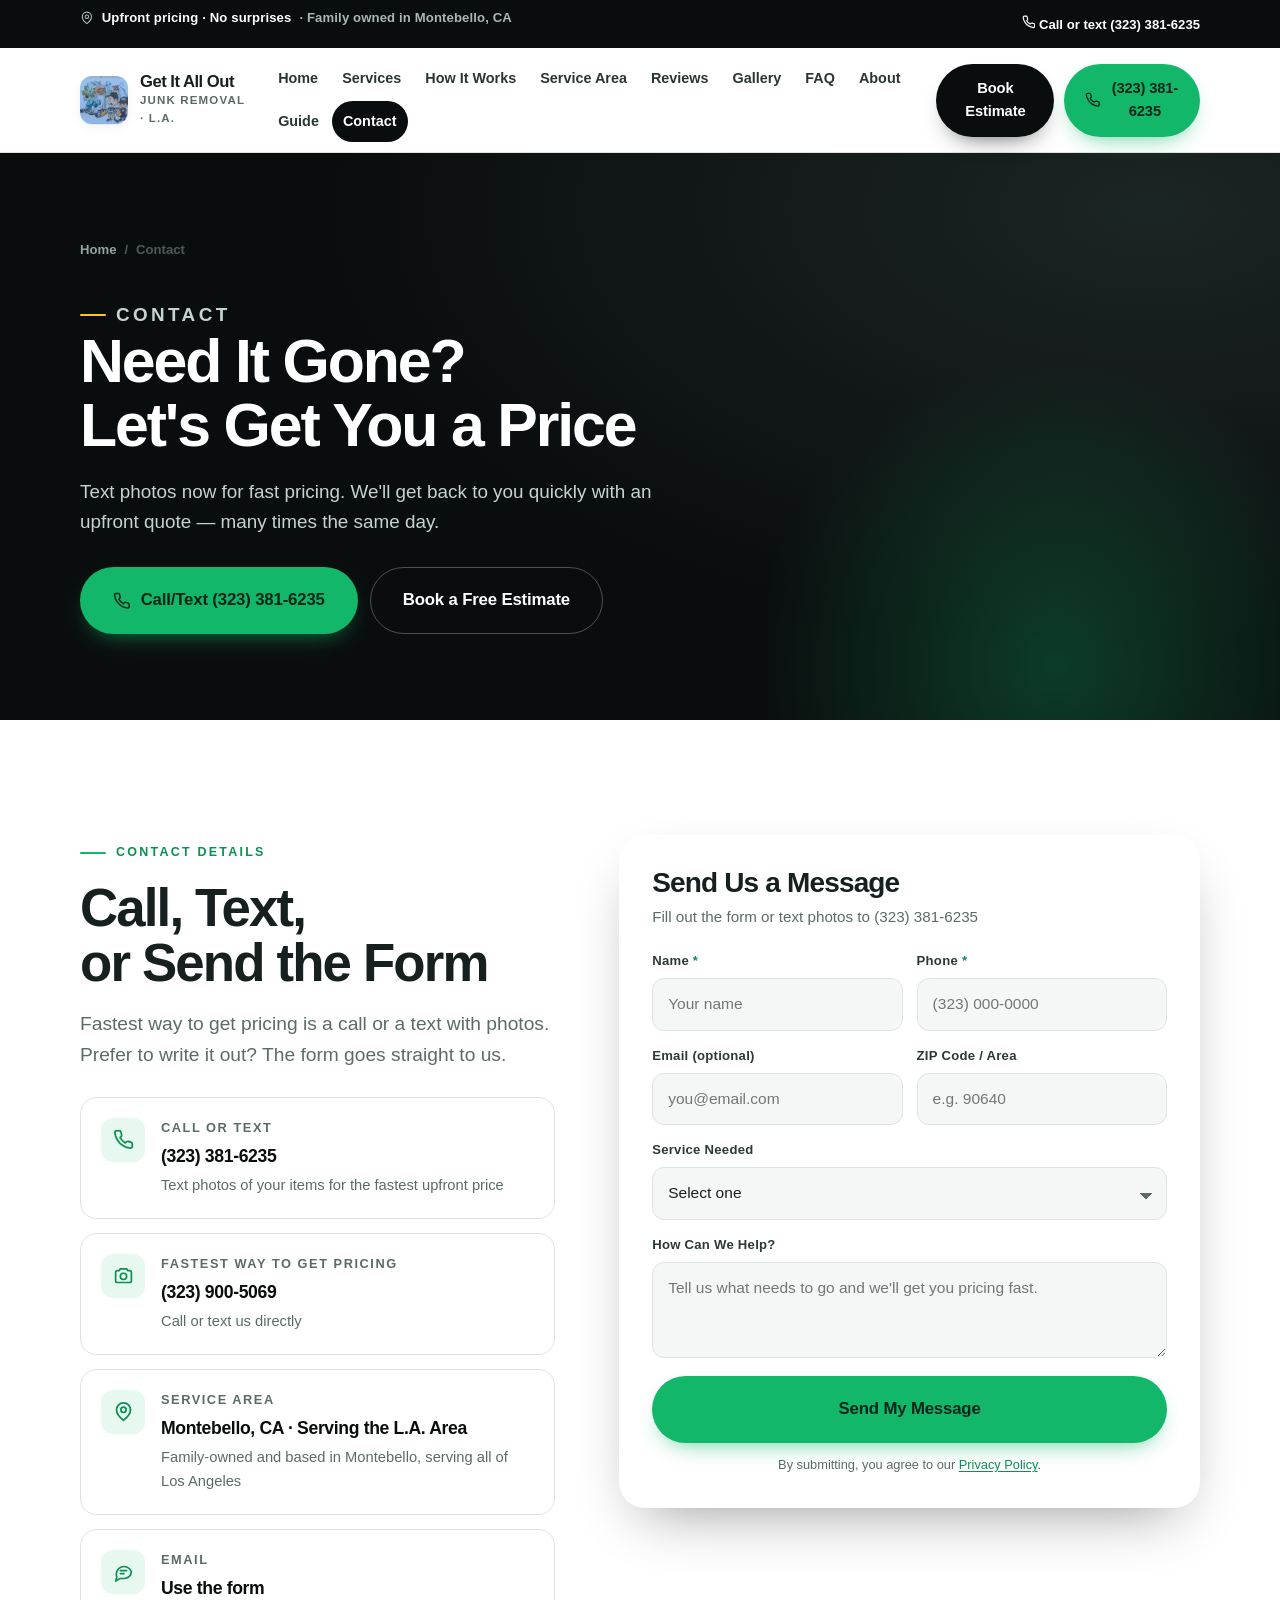
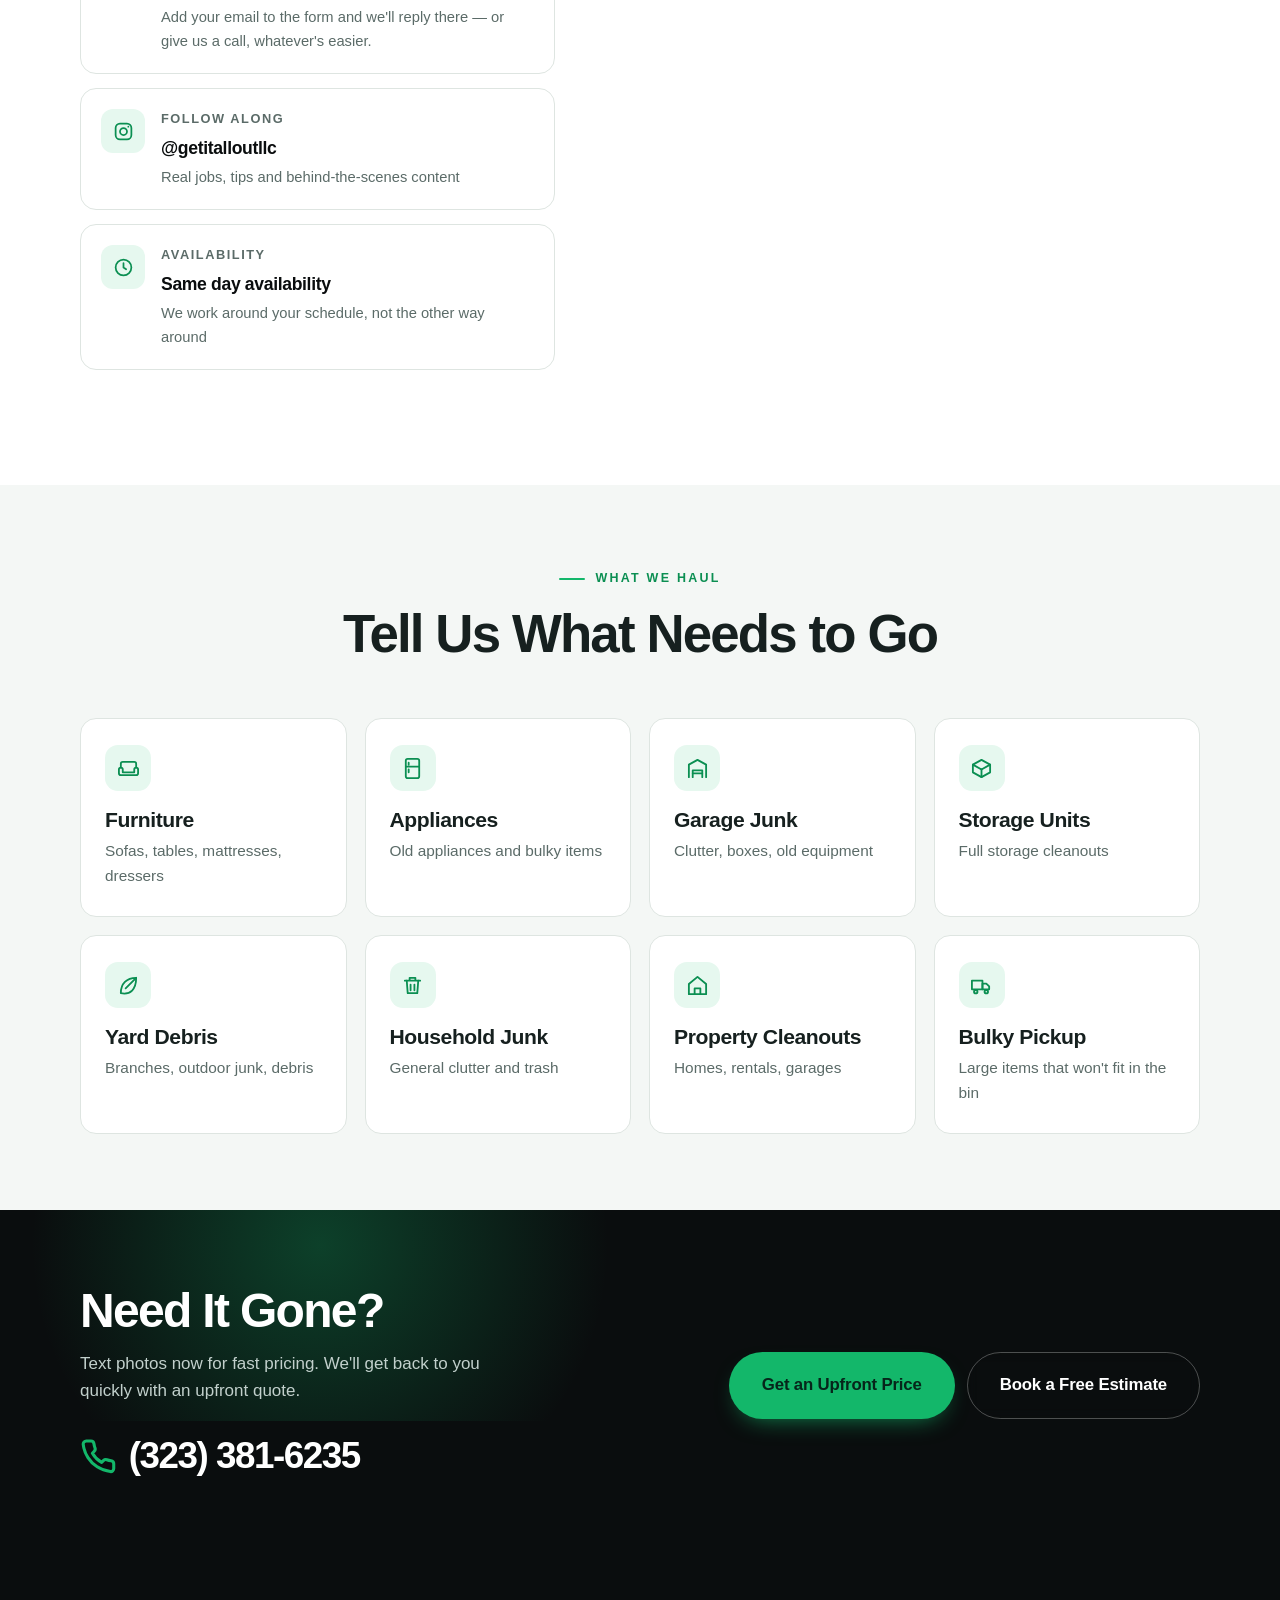
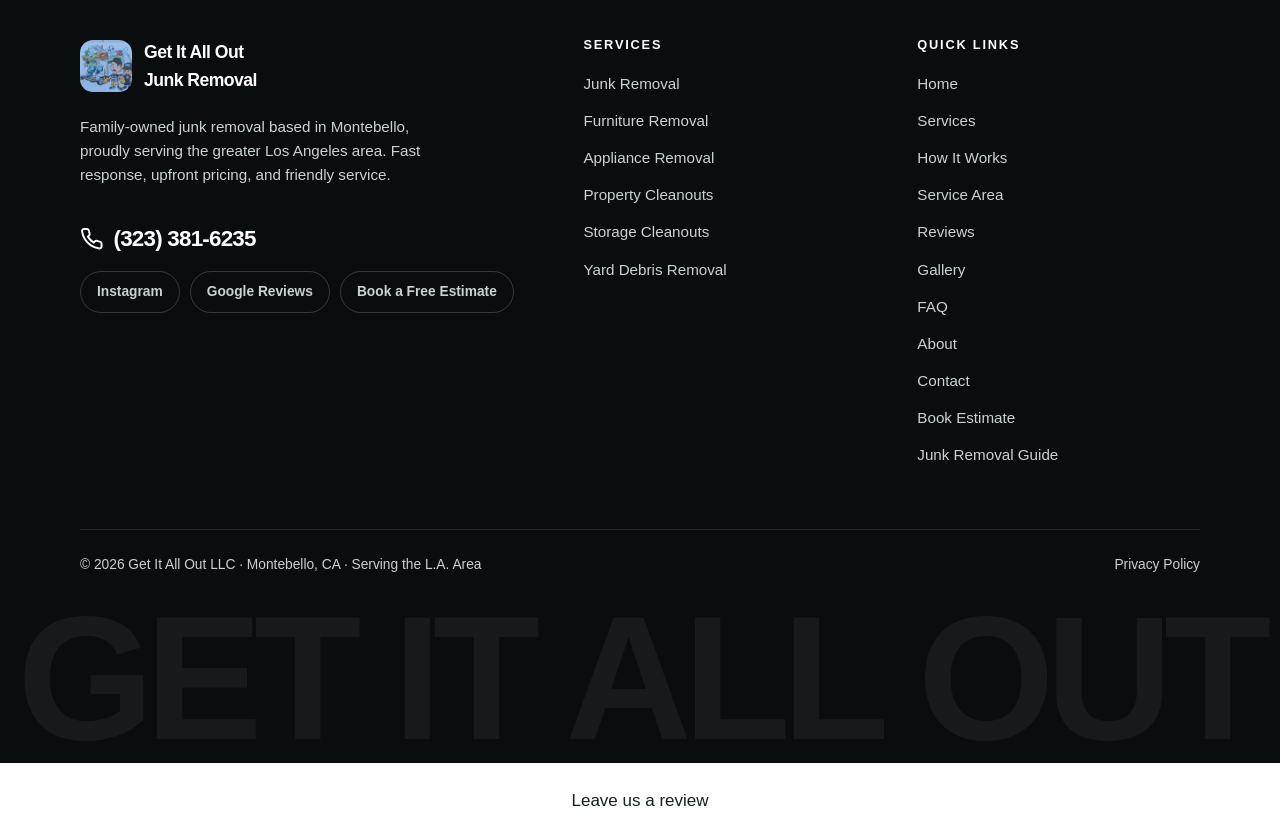
<file: Contact/index.html>
<!DOCTYPE html>
<html lang="en">
<head>
  <meta charset="utf-8">
  <meta name="viewport" content="width=device-width, initial-scale=1">
  <title>Contact | Get It All Out Junk</title>
  <meta name="description" content="Call or text (323) 381-6235 for fast, upfront junk removal pricing in the L.A. area, or send us a message and we'll get right back to you.">
  <meta name="theme-color" content="#0A0D0E">
  <meta name="author" content="Get It All Out LLC">
  <meta property="og:type" content="website">
  <meta property="og:site_name" content="Get It All Out Junk Removal">
  <meta property="og:title" content="Contact | Get It All Out Junk">
  <meta property="og:description" content="Call or text (323) 381-6235 for fast, upfront junk removal pricing in the L.A. area, or send us a message and we'll get right back to you.">
  <meta property="og:image" content="/images/source/01-342e89443-fd9b103b1e5926c5d23c7da8d892de163de7a77faee67c82ac.png">
  <meta name="twitter:card" content="summary_large_image">
  <link rel="icon" href="/favicon.svg" type="image/svg+xml">
  <link rel="apple-touch-icon" href="/images/source/00-4235836e4-3867491998459488829.jpg">
  <link rel="stylesheet" href="/assets/css/styles.css">
</head>
<body>
  <a class="sr-only" href="#main">Skip to main content</a>
  <header class="site-header">
    <div class="header-top">
      <div class="container">
        <p class="header-top__pitch"><svg class="ico" viewBox="0 0 24 24" fill="none" stroke="currentColor" stroke-width="2" stroke-linecap="round" stroke-linejoin="round" aria-hidden="true"><path d="M20 10c0 6-8 12-8 12s-8-6-8-12a8 8 0 0 1 16 0Z"/><circle cx="12" cy="10" r="3"/></svg> <strong>Upfront pricing · No surprises</strong> · Family owned in Montebello, CA</p>
        <div class="header-top__links">
          <a href="tel:3233816235"><svg class="ico" viewBox="0 0 24 24" fill="none" stroke="currentColor" stroke-width="2" stroke-linecap="round" stroke-linejoin="round" aria-hidden="true"><path d="M22 16.9v3a2 2 0 0 1-2.2 2 19.8 19.8 0 0 1-8.6-3.1 19.5 19.5 0 0 1-6-6A19.8 19.8 0 0 1 2.1 4.2A2 2 0 0 1 4.1 2h3a2 2 0 0 1 2 1.7 12.8 12.8 0 0 0 .7 2.8 2 2 0 0 1-.5 2.1L8.1 9.9a16 16 0 0 0 6 6l1.3-1.3a2 2 0 0 1 2.1-.4 12.8 12.8 0 0 0 2.8.7 2 2 0 0 1 1.7 2Z"/></svg> Call or text (323) 381-6235</a>
        </div>
      </div>
    </div>
    <div class="container header-bar">
      <a class="brand" href="/">
        <img src="/images/source/00-4235836e4-3867491998459488829.jpg" alt="Get It All Out Junk Removal logo" width="48" height="48">
        <span>
          <span class="brand__name">Get It All Out</span>
          <span class="brand__sub">Junk Removal · L.A.</span>
        </span>
      </a>
      <nav class="nav" id="site-nav" aria-label="Main navigation">
        <button class="nav-close" type="button" aria-label="Close navigation">&times;</button>
          <a href="/">Home</a>
          <a href="/Services/">Services</a>
          <a href="/HowItWorks/">How It Works</a>
          <a href="/ServiceArea/">Service Area</a>
          <a href="/Reviews/">Reviews</a>
          <a href="/Gallery/">Gallery</a>
          <a href="/FAQ/">FAQ</a>
          <a href="/About/">About</a>
          <a href="/JunkRemovalGuide/">Guide</a>
          <a href="/Contact/" aria-current="page">Contact</a>
        <div class="nav__cta">
          <a class="btn btn--dark" href="/Booking/">Book a Free Estimate</a>
          <a class="btn" href="tel:3233816235"><svg class="ico" viewBox="0 0 24 24" fill="none" stroke="currentColor" stroke-width="2" stroke-linecap="round" stroke-linejoin="round" aria-hidden="true"><path d="M22 16.9v3a2 2 0 0 1-2.2 2 19.8 19.8 0 0 1-8.6-3.1 19.5 19.5 0 0 1-6-6A19.8 19.8 0 0 1 2.1 4.2A2 2 0 0 1 4.1 2h3a2 2 0 0 1 2 1.7 12.8 12.8 0 0 0 .7 2.8 2 2 0 0 1-.5 2.1L8.1 9.9a16 16 0 0 0 6 6l1.3-1.3a2 2 0 0 1 2.1-.4 12.8 12.8 0 0 0 2.8.7 2 2 0 0 1 1.7 2Z"/></svg> Call/Text (323) 381-6235</a>
        </div>
      </nav>
      <div class="nav-backdrop"></div>
      <div class="header-cta">
        <a class="btn btn--dark" href="/Booking/">Book Estimate</a>
        <a class="btn" href="tel:3233816235"><svg class="ico" viewBox="0 0 24 24" fill="none" stroke="currentColor" stroke-width="2" stroke-linecap="round" stroke-linejoin="round" aria-hidden="true"><path d="M22 16.9v3a2 2 0 0 1-2.2 2 19.8 19.8 0 0 1-8.6-3.1 19.5 19.5 0 0 1-6-6A19.8 19.8 0 0 1 2.1 4.2A2 2 0 0 1 4.1 2h3a2 2 0 0 1 2 1.7 12.8 12.8 0 0 0 .7 2.8 2 2 0 0 1-.5 2.1L8.1 9.9a16 16 0 0 0 6 6l1.3-1.3a2 2 0 0 1 2.1-.4 12.8 12.8 0 0 0 2.8.7 2 2 0 0 1 1.7 2Z"/></svg> (323) 381-6235</a>
        <button class="nav-toggle" type="button" aria-expanded="false" aria-controls="site-nav">
          <span></span> Menu
        </button>
      </div>
    </div>
  </header>

  <main id="main">
    <section class="page-hero">
      <div class="container">
        <nav class="crumbs" aria-label="Breadcrumb">
          <a href="/">Home</a> <span>/</span> <span>Contact</span>
        </nav>
        <div class="page-hero__inner">
          <p class="eyebrow eyebrow--light">Contact</p>
          <h1>Need It Gone?<br>Let's Get You a Price</h1>
          <p>Text photos now for fast pricing. We'll get back to you quickly with an upfront quote — many times the same day.</p>
          <div class="btn-row">
            <a class="btn btn--lg" href="tel:3233816235"><svg class="ico" viewBox="0 0 24 24" fill="none" stroke="currentColor" stroke-width="2" stroke-linecap="round" stroke-linejoin="round" aria-hidden="true"><path d="M22 16.9v3a2 2 0 0 1-2.2 2 19.8 19.8 0 0 1-8.6-3.1 19.5 19.5 0 0 1-6-6A19.8 19.8 0 0 1 2.1 4.2A2 2 0 0 1 4.1 2h3a2 2 0 0 1 2 1.7 12.8 12.8 0 0 0 .7 2.8 2 2 0 0 1-.5 2.1L8.1 9.9a16 16 0 0 0 6 6l1.3-1.3a2 2 0 0 1 2.1-.4 12.8 12.8 0 0 0 2.8.7 2 2 0 0 1 1.7 2Z"/></svg> Call/Text (323) 381-6235</a>
            <a class="btn btn--ghost btn--lg" href="/Booking/">Book a Free Estimate</a>
          </div>
        </div>
      </div>
    </section>
    <section class="section">
      <div class="container">
        <div class="alert-sent" role="status">
        <svg width="22" height="22" style="color:#13B76A;margin-top:3px;flex:none" viewBox="0 0 24 24" fill="none" stroke="currentColor" stroke-width="2.4" stroke-linecap="round" stroke-linejoin="round" aria-hidden="true"><path d="M20 6 9 17l-5-5"/></svg>
        <div>
          <strong>Thanks, your message was sent.</strong>
          <p>We'll get back to you with an upfront price fast. Need it sooner? Call or text <a href="tel:3233816235">(323) 381-6235</a>.</p>
        </div>
      </div>
        <div class="quote-section__grid">
          <div class="reveal">
            <p class="eyebrow">Contact Details</p>
            <h2>Call, Text,<br>or Send the Form</h2>
            <p class="lede" style="margin-top:18px">Fastest way to get pricing is a call or a text with photos. Prefer to write it out? The form goes straight to us.</p>
            <div class="contact-list">
              <div class="contact-row">
                <span class="contact-row__icon"><svg class="ico" viewBox="0 0 24 24" fill="none" stroke="currentColor" stroke-width="2" stroke-linecap="round" stroke-linejoin="round" aria-hidden="true"><path d="M22 16.9v3a2 2 0 0 1-2.2 2 19.8 19.8 0 0 1-8.6-3.1 19.5 19.5 0 0 1-6-6A19.8 19.8 0 0 1 2.1 4.2A2 2 0 0 1 4.1 2h3a2 2 0 0 1 2 1.7 12.8 12.8 0 0 0 .7 2.8 2 2 0 0 1-.5 2.1L8.1 9.9a16 16 0 0 0 6 6l1.3-1.3a2 2 0 0 1 2.1-.4 12.8 12.8 0 0 0 2.8.7 2 2 0 0 1 1.7 2Z"/></svg></span>
                <div>
                  <strong>Call or text</strong>
                  <a href="tel:3233816235">(323) 381-6235</a>
                  <p>Text photos of your items for the fastest upfront price</p>
                </div>
              </div>
              <div class="contact-row">
                <span class="contact-row__icon"><svg viewBox="0 0 24 24" fill="none" stroke="currentColor" stroke-width="1.9" stroke-linecap="round" stroke-linejoin="round" aria-hidden="true"><path d="M3 8.5A2 2 0 0 1 5 6.5h2l1.3-2h7.4L17 6.5h2a2 2 0 0 1 2 2V18a2 2 0 0 1-2 2H5a2 2 0 0 1-2-2Z"/><circle cx="12" cy="13" r="3.6"/></svg></span>
                <div>
                  <strong>Fastest way to get pricing</strong>
                  <a href="tel:3239005069">(323) 900-5069</a>
                  <p>Call or text us directly</p>
                </div>
              </div>
              <div class="contact-row">
                <span class="contact-row__icon"><svg viewBox="0 0 24 24" fill="none" stroke="currentColor" stroke-width="2" stroke-linecap="round" stroke-linejoin="round" aria-hidden="true"><path d="M20 10c0 6-8 12-8 12s-8-6-8-12a8 8 0 0 1 16 0Z"/><circle cx="12" cy="10" r="3"/></svg></span>
                <div>
                  <strong>Service area</strong>
                  <span class="val">Montebello, CA · Serving the L.A. Area</span>
                  <p>Family-owned and based in Montebello, serving all of Los Angeles</p>
                </div>
              </div>
              <div class="contact-row">
                <span class="contact-row__icon"><svg viewBox="0 0 24 24" fill="none" stroke="currentColor" stroke-width="1.9" stroke-linecap="round" stroke-linejoin="round" aria-hidden="true"><path d="M21 12a8 8 0 0 1-8 8H8l-5 3 1.4-4.6A8 8 0 1 1 21 12Z"/><path d="M8.5 11h7M8.5 14.5h4"/></svg></span>
                <div>
                  <strong>Email</strong>
                  <span class="val">Use the form</span>
                  <p>Add your email to the form and we'll reply there — or give us a call, whatever's easier.</p>
                </div>
              </div>
              <div class="contact-row">
                <span class="contact-row__icon"><svg viewBox="0 0 24 24" fill="none" stroke="currentColor" stroke-width="2" stroke-linecap="round" stroke-linejoin="round" aria-hidden="true"><rect x="3" y="3" width="18" height="18" rx="5"/><circle cx="12" cy="12" r="4"/><path d="M17.5 6.5h.01"/></svg></span>
                <div>
                  <strong>Follow along</strong>
                  <a href="https://www.instagram.com/getitalloutllc" target="_blank" rel="noopener">@getitalloutllc</a>
                  <p>Real jobs, tips and behind-the-scenes content</p>
                </div>
              </div>
              <div class="contact-row">
                <span class="contact-row__icon"><svg viewBox="0 0 24 24" fill="none" stroke="currentColor" stroke-width="2" stroke-linecap="round" stroke-linejoin="round" aria-hidden="true"><circle cx="12" cy="12" r="9"/><path d="M12 7v5l3 2"/></svg></span>
                <div>
                  <strong>Availability</strong>
                  <span class="val">Same day availability</span>
                  <p>We work around your schedule, not the other way around</p>
                </div>
              </div>
            </div>
          </div>
          <div class="reveal">
            <div class="form-card">
        <div class="form-card__head">
          <h2>Send Us a Message</h2>
          <p>Fill out the form or text photos to (323) 381-6235</p>
        </div>
        <div class="form-body">
          <form method="POST" action="https://vision.leadrai.com/api/forms/5715522718ffaf05262fbb32a637762d" data-leadr>
            <input type="hidden" name="_form" value="Contact">
            <input type="hidden" name="_page" value="">
            <input type="text" name="_gotcha" tabindex="-1" autocomplete="off" style="display:none">
            <div class="form-grid">
            <div class="field">
              <label for="f-contact-name">Name <span class="req">*</span></label>
              <input type="text" id="f-contact-name" name="name" required autocomplete="name" placeholder="Your name">
            </div>
            <div class="field">
              <label for="f-contact-phone">Phone <span class="req">*</span></label>
              <input type="tel" id="f-contact-phone" name="phone" required autocomplete="tel" placeholder="(323) 000-0000">
            </div>
            <div class="field">
              <label for="f-contact-email">Email (optional)</label>
              <input type="email" id="f-contact-email" name="email" autocomplete="email" placeholder="you@email.com">
            </div>
            <div class="field">
              <label for="f-contact-zip-code-or-area">ZIP Code / Area</label>
              <input type="text" id="f-contact-zip-code-or-area" name="ZIP code or area" placeholder="e.g. 90640">
            </div>
            <div class="field field--full">
              <label for="f-contact-service-needed">Service Needed</label>
              <select id="f-contact-service-needed" name="Service needed">
                <option value="">Select one</option>
                <option value="Furniture removal">Furniture removal</option>
                <option value="Appliance removal">Appliance removal</option>
                <option value="Garage junk">Garage junk</option>
                <option value="Storage unit cleanout">Storage unit cleanout</option>
                <option value="Yard debris">Yard debris</option>
                <option value="Household junk">Household junk</option>
                <option value="Property cleanout">Property cleanout</option>
                <option value="Bulky item pickup">Bulky item pickup</option>
                <option value="Something else / not sure">Something else / not sure</option>
              </select>
            </div>
            <div class="field field--full">
              <label for="f-contact-how-can-we-help">How Can We Help?</label>
              <textarea id="f-contact-how-can-we-help" name="How can we help" placeholder="Tell us what needs to go and we'll get you pricing fast."></textarea>
            </div>
            </div>
            <div class="form-actions">
              <button class="btn btn--lg btn--block" type="submit">Send My Message</button>
              <p class="form-note">By submitting, you agree to our <a href="/Privacy/">Privacy Policy</a>.</p>
            </div>
          </form>
        </div>
        <div class="form-status" role="status" aria-live="polite"></div>
      </div>
          </div>
        </div>
      </div>
    </section>

    <section class="section section--mist section--tight">
      <div class="container">
        <div class="section-head section-head--center">
          <p class="eyebrow">What We Haul</p>
          <h2>Tell Us What Needs to Go</h2>
        </div>
        <div class="grid grid--4">
          <article class="card reveal" id="furniture">
            <div class="card__icon"><svg viewBox="0 0 24 24" fill="none" stroke="currentColor" stroke-width="1.9" stroke-linecap="round" stroke-linejoin="round" aria-hidden="true"><path d="M4 11V7a2 2 0 0 1 2-2h12a2 2 0 0 1 2 2v4"/><path d="M2 13a2 2 0 0 1 4 0v3h12v-3a2 2 0 0 1 4 0v4a2 2 0 0 1-2 2H4a2 2 0 0 1-2-2Z"/></svg></div>
            <h3>Furniture</h3>
            <p>Sofas, tables, mattresses, dressers</p>
          </article>
          <article class="card reveal" id="appliances">
            <div class="card__icon"><svg viewBox="0 0 24 24" fill="none" stroke="currentColor" stroke-width="1.9" stroke-linecap="round" stroke-linejoin="round" aria-hidden="true"><rect x="5" y="2" width="14" height="20" rx="2"/><path d="M5 10h14M8 6v2M8 13v3"/></svg></div>
            <h3>Appliances</h3>
            <p>Old appliances and bulky items</p>
          </article>
          <article class="card reveal" id="garage">
            <div class="card__icon"><svg viewBox="0 0 24 24" fill="none" stroke="currentColor" stroke-width="1.9" stroke-linecap="round" stroke-linejoin="round" aria-hidden="true"><path d="M3 21V8l9-5 9 5v13"/><path d="M7 21v-7h10v7"/><path d="M7 17h10"/></svg></div>
            <h3>Garage Junk</h3>
            <p>Clutter, boxes, old equipment</p>
          </article>
          <article class="card reveal" id="storage">
            <div class="card__icon"><svg viewBox="0 0 24 24" fill="none" stroke="currentColor" stroke-width="1.9" stroke-linecap="round" stroke-linejoin="round" aria-hidden="true"><path d="M3 8 12 3l9 5v8l-9 5-9-5Z"/><path d="M3 8l9 5 9-5"/><path d="M12 13v8"/></svg></div>
            <h3>Storage Units</h3>
            <p>Full storage cleanouts</p>
          </article>
          <article class="card reveal" id="yard">
            <div class="card__icon"><svg viewBox="0 0 24 24" fill="none" stroke="currentColor" stroke-width="1.9" stroke-linecap="round" stroke-linejoin="round" aria-hidden="true"><path d="M4 20c10 2 16-4 16-16C10 4 4 10 4 20Z"/><path d="M9 15 20 4"/></svg></div>
            <h3>Yard Debris</h3>
            <p>Branches, outdoor junk, debris</p>
          </article>
          <article class="card reveal" id="household">
            <div class="card__icon"><svg viewBox="0 0 24 24" fill="none" stroke="currentColor" stroke-width="1.9" stroke-linecap="round" stroke-linejoin="round" aria-hidden="true"><path d="M4 7h16M9 7V4h6v3"/><path d="M6 7l1 13h10l1-13"/><path d="M10 11v6M14 11v6"/></svg></div>
            <h3>Household Junk</h3>
            <p>General clutter and trash</p>
          </article>
          <article class="card reveal" id="cleanouts">
            <div class="card__icon"><svg viewBox="0 0 24 24" fill="none" stroke="currentColor" stroke-width="1.9" stroke-linecap="round" stroke-linejoin="round" aria-hidden="true"><path d="M3 10.5 12 3l9 7.5V21H3Z"/><path d="M9 21v-6h6v6"/></svg></div>
            <h3>Property Cleanouts</h3>
            <p>Homes, rentals, garages</p>
          </article>
          <article class="card reveal" id="bulky">
            <div class="card__icon"><svg viewBox="0 0 24 24" fill="none" stroke="currentColor" stroke-width="1.9" stroke-linecap="round" stroke-linejoin="round" aria-hidden="true"><path d="M2 7h11v9H2Z"/><path d="M13 10h4l3 3v3h-7Z"/><circle cx="6" cy="18.5" r="1.8"/><circle cx="17" cy="18.5" r="1.8"/></svg></div>
            <h3>Bulky Pickup</h3>
            <p>Large items that won't fit in the bin</p>
          </article>
        </div>
      </div>
    </section>

    <section class="section section--tight cta-band">
      <div class="container cta-band__inner">
        <div>
          <h2>Need It Gone?</h2>
          <p>Text photos now for fast pricing. We'll get back to you quickly with an upfront quote.</p>
          <a class="phone-xl" href="tel:3233816235" style="margin-top:22px"><svg class="ico" viewBox="0 0 24 24" fill="none" stroke="currentColor" stroke-width="2" stroke-linecap="round" stroke-linejoin="round" aria-hidden="true"><path d="M22 16.9v3a2 2 0 0 1-2.2 2 19.8 19.8 0 0 1-8.6-3.1 19.5 19.5 0 0 1-6-6A19.8 19.8 0 0 1 2.1 4.2A2 2 0 0 1 4.1 2h3a2 2 0 0 1 2 1.7 12.8 12.8 0 0 0 .7 2.8 2 2 0 0 1-.5 2.1L8.1 9.9a16 16 0 0 0 6 6l1.3-1.3a2 2 0 0 1 2.1-.4 12.8 12.8 0 0 0 2.8.7 2 2 0 0 1 1.7 2Z"/></svg> (323) 381-6235</a>
        </div>
        <div class="btn-row">
          <a class="btn btn--lg" href="/Contact/">Get an Upfront Price</a>
          <a class="btn btn--ghost btn--lg" href="/Booking/">Book a Free Estimate</a>
        </div>
      </div>
    </section>
  </main>

  <footer class="site-footer">
    <div class="container">
      <div class="footer-grid">
        <div>
          <div class="footer-brand">
            <img src="/images/source/00-4235836e4-3867491998459488829.jpg" alt="Get It All Out Junk Removal logo" width="52" height="52">
            <strong>Get It All Out<br>Junk Removal</strong>
          </div>
          <p>Family-owned junk removal based in Montebello, proudly serving the greater Los Angeles area. Fast response, upfront pricing, and friendly service.</p>
          <a class="footer-phone" href="tel:3233816235"><svg class="ico" viewBox="0 0 24 24" fill="none" stroke="currentColor" stroke-width="2" stroke-linecap="round" stroke-linejoin="round" aria-hidden="true"><path d="M22 16.9v3a2 2 0 0 1-2.2 2 19.8 19.8 0 0 1-8.6-3.1 19.5 19.5 0 0 1-6-6A19.8 19.8 0 0 1 2.1 4.2A2 2 0 0 1 4.1 2h3a2 2 0 0 1 2 1.7 12.8 12.8 0 0 0 .7 2.8 2 2 0 0 1-.5 2.1L8.1 9.9a16 16 0 0 0 6 6l1.3-1.3a2 2 0 0 1 2.1-.4 12.8 12.8 0 0 0 2.8.7 2 2 0 0 1 1.7 2Z"/></svg> (323) 381-6235</a>
          <div class="footer-social">
            <a href="https://www.instagram.com/getitalloutllc" target="_blank" rel="noopener">Instagram</a>
            <a href="https://share.google/wnN1zUw3tu8OWKQQQ" target="_blank" rel="noopener">Google Reviews</a>
            <a href="/Booking/">Book a Free Estimate</a>
          </div>
        </div>
        <div>
          <h4>Services</h4>
          <ul class="footer-links">
          <li><a href="/Services/">Junk Removal</a></li>
          <li><a href="/Services/#furniture">Furniture Removal</a></li>
          <li><a href="/Services/#appliances">Appliance Removal</a></li>
          <li><a href="/Services/#cleanouts">Property Cleanouts</a></li>
          <li><a href="/Services/#storage">Storage Cleanouts</a></li>
          <li><a href="/Services/#yard">Yard Debris Removal</a></li>
          </ul>
        </div>
        <div>
          <h4>Quick Links</h4>
          <ul class="footer-links">
          <li><a href="/">Home</a></li>
          <li><a href="/Services/">Services</a></li>
          <li><a href="/HowItWorks/">How It Works</a></li>
          <li><a href="/ServiceArea/">Service Area</a></li>
          <li><a href="/Reviews/">Reviews</a></li>
          <li><a href="/Gallery/">Gallery</a></li>
          <li><a href="/FAQ/">FAQ</a></li>
          <li><a href="/About/">About</a></li>
          <li><a href="/Contact/">Contact</a></li>
          <li><a href="/Booking/">Book Estimate</a></li>
          <li><a href="/JunkRemovalGuide/">Junk Removal Guide</a></li>
          </ul>
        </div>
      </div>
      <div class="footer-bottom">
        <span>&copy; <span data-year>2026</span> Get It All Out LLC · Montebello, CA · Serving the L.A. Area</span>
        <span><a href="/Privacy/">Privacy Policy</a></span>
      </div>
    </div>
    <div class="wordmark" aria-hidden="true">GET IT ALL OUT</div>
  </footer>

  <div class="callbar">
    <a class="btn btn--dark" href="/Booking/">Book Estimate</a>
    <a class="btn" href="tel:3233816235"><svg class="ico" viewBox="0 0 24 24" fill="none" stroke="currentColor" stroke-width="2" stroke-linecap="round" stroke-linejoin="round" aria-hidden="true"><path d="M22 16.9v3a2 2 0 0 1-2.2 2 19.8 19.8 0 0 1-8.6-3.1 19.5 19.5 0 0 1-6-6A19.8 19.8 0 0 1 2.1 4.2A2 2 0 0 1 4.1 2h3a2 2 0 0 1 2 1.7 12.8 12.8 0 0 0 .7 2.8 2 2 0 0 1-.5 2.1L8.1 9.9a16 16 0 0 0 6 6l1.3-1.3a2 2 0 0 1 2.1-.4 12.8 12.8 0 0 0 2.8.7 2 2 0 0 1 1.7 2Z"/></svg> Call/Text</a>
  </div>

  <script src="/assets/js/main.js" defer></script>
<script src="https://vision.leadrai.com/widget/loader.js" data-lv-widget data-kind="chatbot" data-widget="e979cf3c-0e42-4c9a-8d64-250304d553c1" async></script>
<script defer src="https://static.cloudflareinsights.com/beacon.min.js" data-cf-beacon='{"token": "0a932598fc5b4cc9baf156d875620bd1"}'></script>
<script defer data-lv-track src="https://vision.leadrai.com/api/forms/5715522718ffaf05262fbb32a637762d/t.js"></script>
<p data-lv-review="1" style="text-align:center;margin:24px 0"><a href="/review">Leave us a review</a></p>
</body>
</html>
</file>
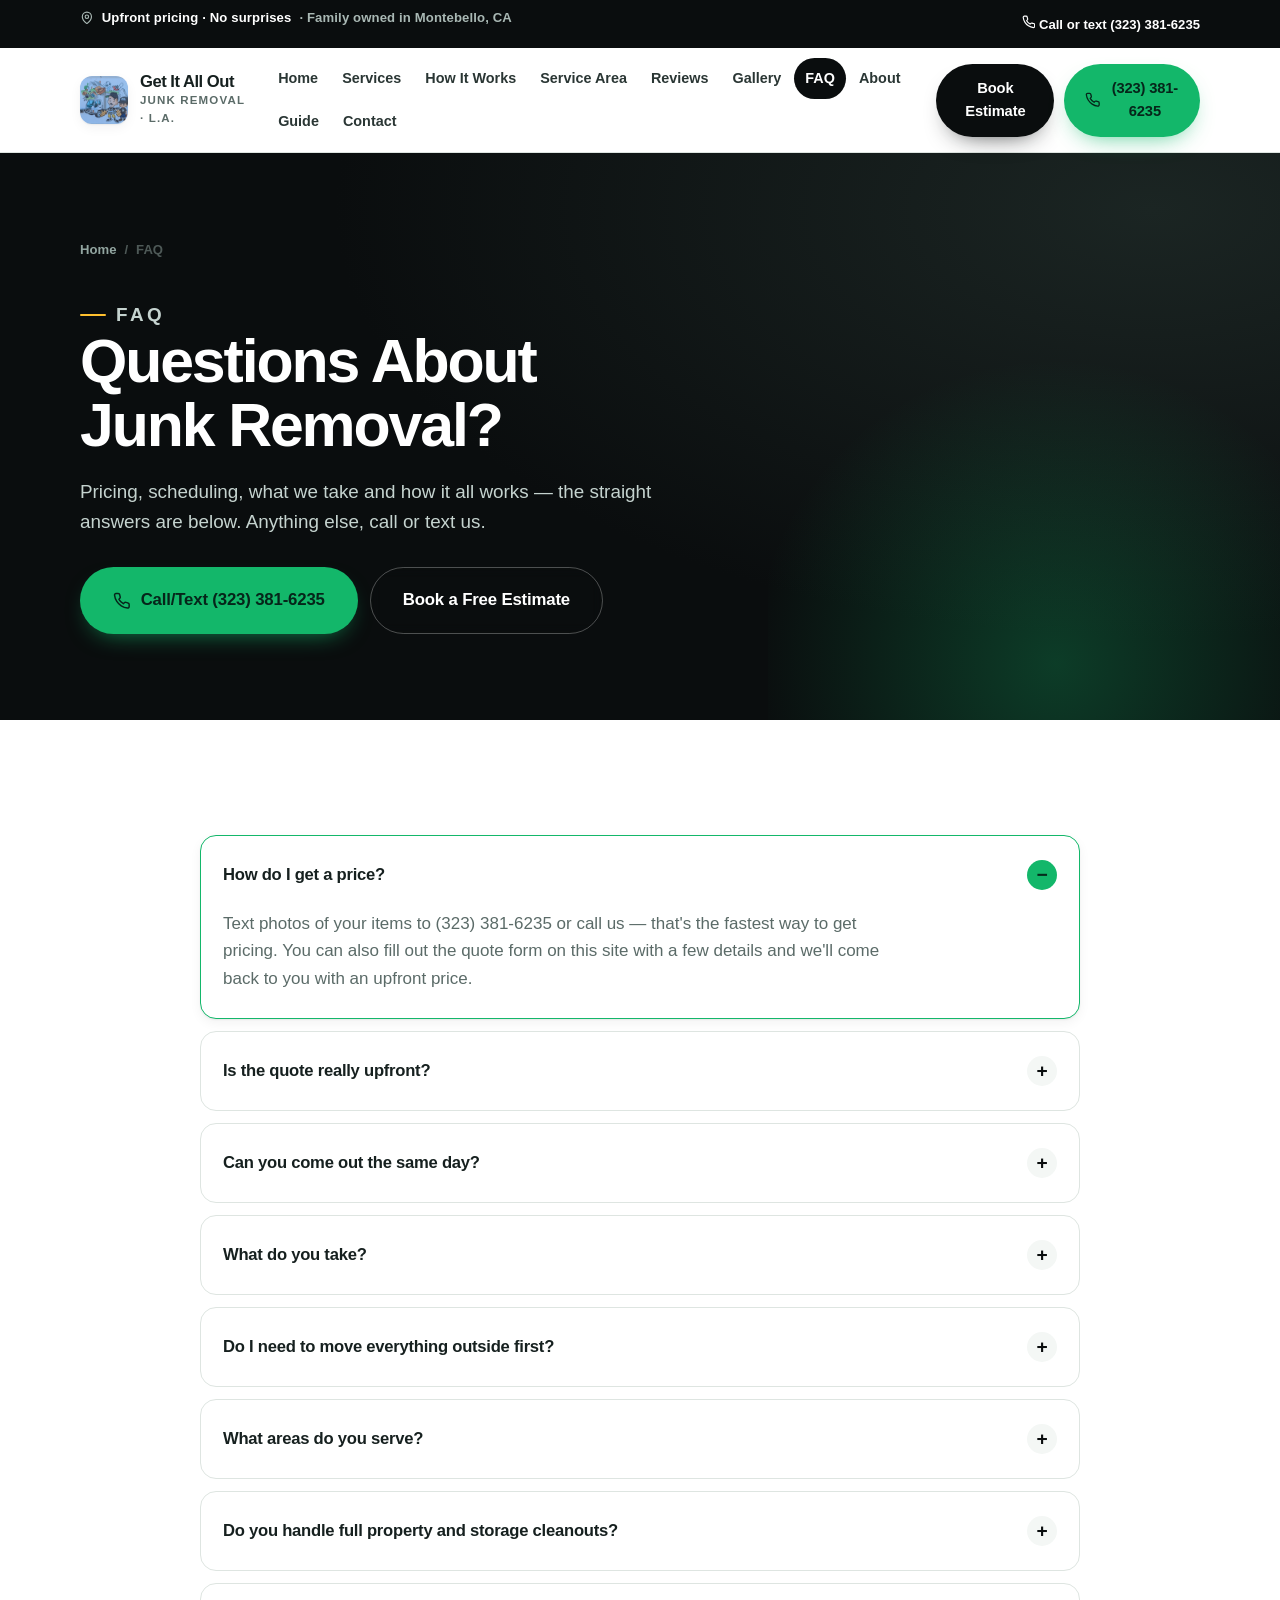
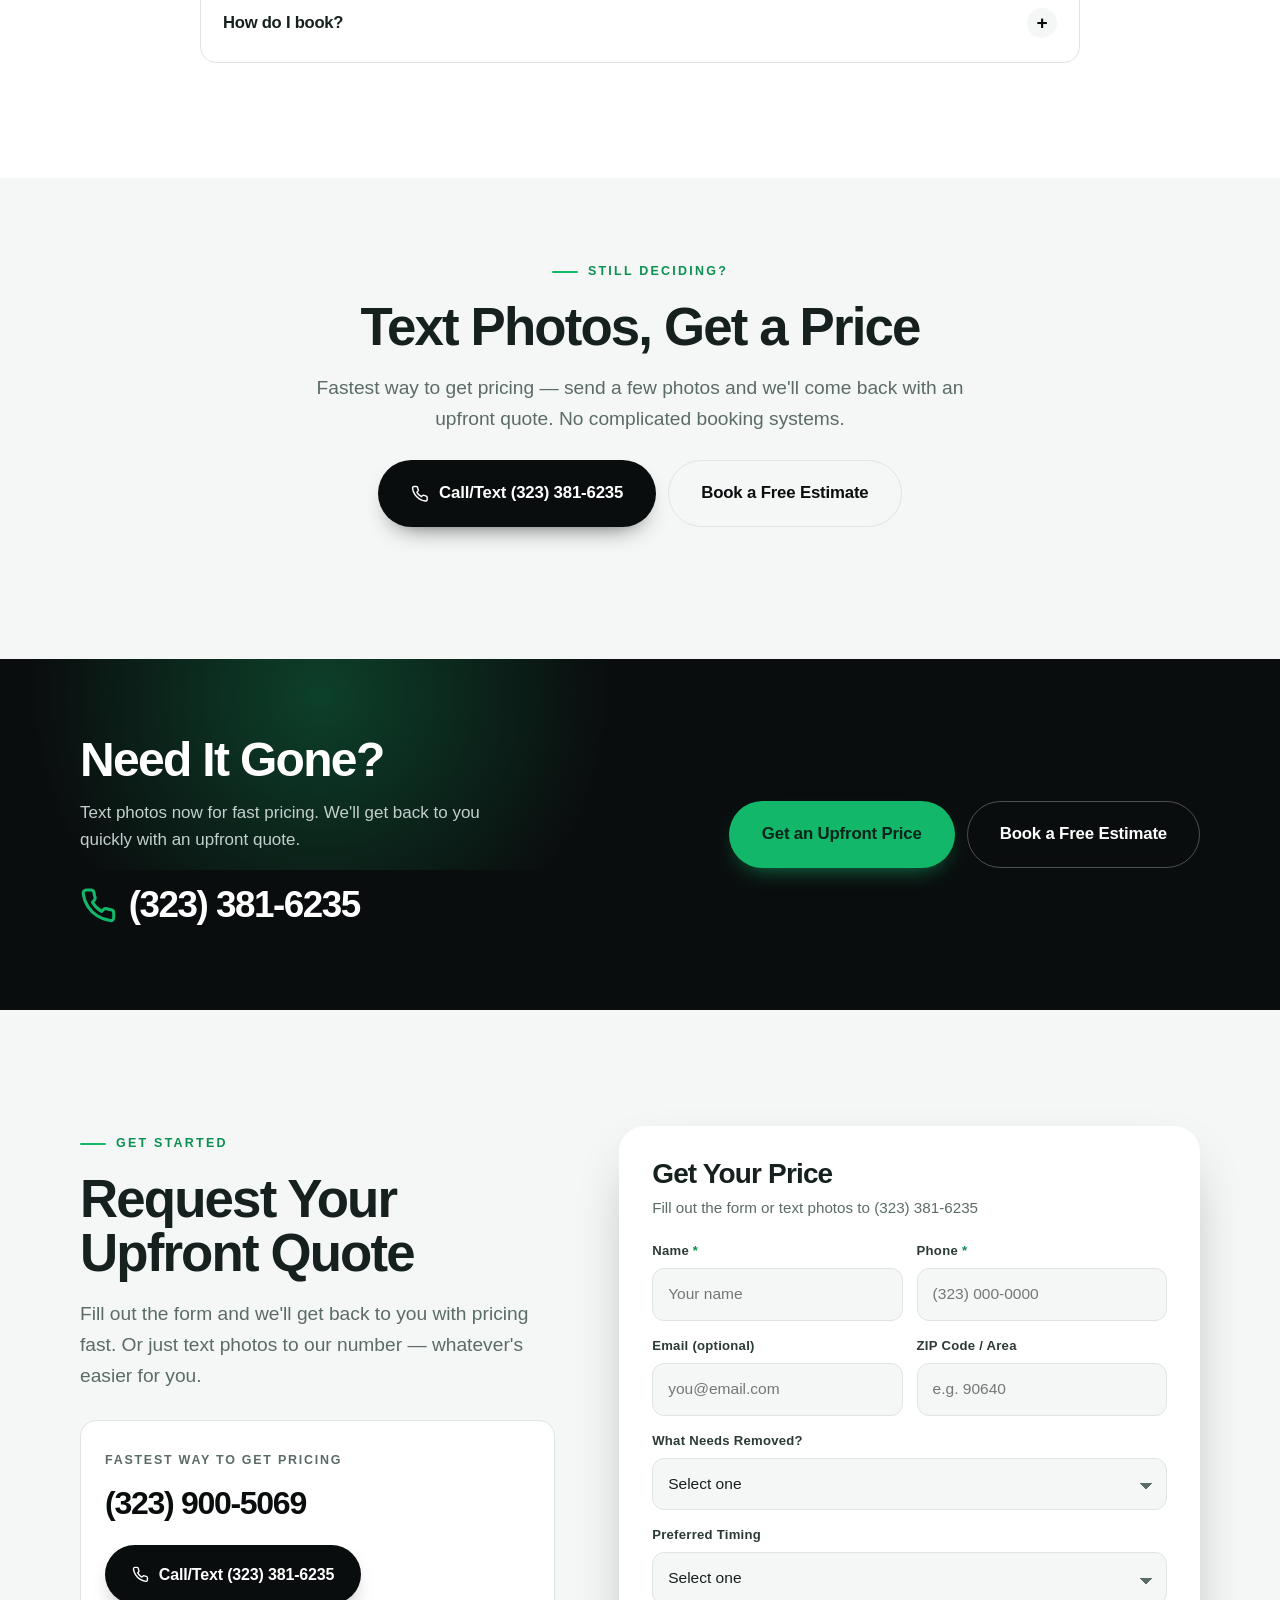
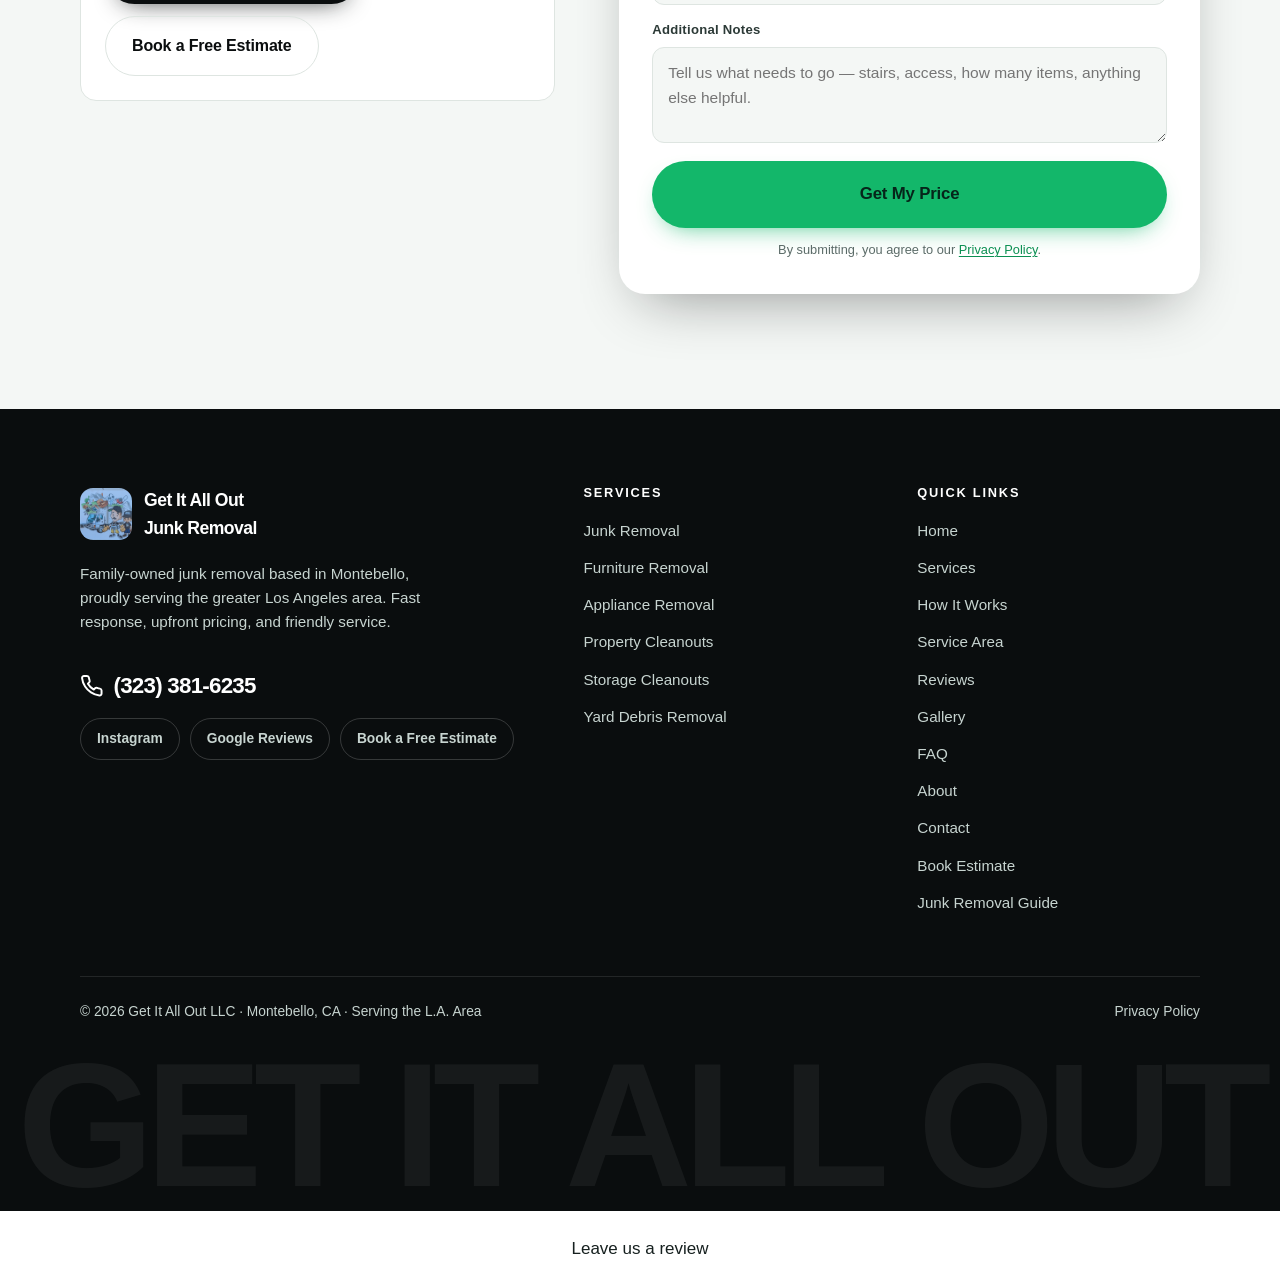
<file: FAQ/index.html>
<!DOCTYPE html>
<html lang="en">
<head>
  <meta charset="utf-8">
  <meta name="viewport" content="width=device-width, initial-scale=1">
  <title>FAQ | Get It All Out Junk</title>
  <meta name="description" content="Answers about junk removal pricing, same day availability, what we take, service area and booking with Get It All Out in the L.A. area.">
  <meta name="theme-color" content="#0A0D0E">
  <meta name="author" content="Get It All Out LLC">
  <meta property="og:type" content="website">
  <meta property="og:site_name" content="Get It All Out Junk Removal">
  <meta property="og:title" content="FAQ | Get It All Out Junk">
  <meta property="og:description" content="Answers about junk removal pricing, same day availability, what we take, service area and booking with Get It All Out in the L.A. area.">
  <meta property="og:image" content="/images/source/01-342e89443-fd9b103b1e5926c5d23c7da8d892de163de7a77faee67c82ac.png">
  <meta name="twitter:card" content="summary_large_image">
  <link rel="icon" href="/favicon.svg" type="image/svg+xml">
  <link rel="apple-touch-icon" href="/images/source/00-4235836e4-3867491998459488829.jpg">
  <link rel="stylesheet" href="/assets/css/styles.css">
</head>
<body>
  <a class="sr-only" href="#main">Skip to main content</a>
  <header class="site-header">
    <div class="header-top">
      <div class="container">
        <p class="header-top__pitch"><svg class="ico" viewBox="0 0 24 24" fill="none" stroke="currentColor" stroke-width="2" stroke-linecap="round" stroke-linejoin="round" aria-hidden="true"><path d="M20 10c0 6-8 12-8 12s-8-6-8-12a8 8 0 0 1 16 0Z"/><circle cx="12" cy="10" r="3"/></svg> <strong>Upfront pricing · No surprises</strong> · Family owned in Montebello, CA</p>
        <div class="header-top__links">
          <a href="tel:3233816235"><svg class="ico" viewBox="0 0 24 24" fill="none" stroke="currentColor" stroke-width="2" stroke-linecap="round" stroke-linejoin="round" aria-hidden="true"><path d="M22 16.9v3a2 2 0 0 1-2.2 2 19.8 19.8 0 0 1-8.6-3.1 19.5 19.5 0 0 1-6-6A19.8 19.8 0 0 1 2.1 4.2A2 2 0 0 1 4.1 2h3a2 2 0 0 1 2 1.7 12.8 12.8 0 0 0 .7 2.8 2 2 0 0 1-.5 2.1L8.1 9.9a16 16 0 0 0 6 6l1.3-1.3a2 2 0 0 1 2.1-.4 12.8 12.8 0 0 0 2.8.7 2 2 0 0 1 1.7 2Z"/></svg> Call or text (323) 381-6235</a>
        </div>
      </div>
    </div>
    <div class="container header-bar">
      <a class="brand" href="/">
        <img src="/images/source/00-4235836e4-3867491998459488829.jpg" alt="Get It All Out Junk Removal logo" width="48" height="48">
        <span>
          <span class="brand__name">Get It All Out</span>
          <span class="brand__sub">Junk Removal · L.A.</span>
        </span>
      </a>
      <nav class="nav" id="site-nav" aria-label="Main navigation">
        <button class="nav-close" type="button" aria-label="Close navigation">&times;</button>
          <a href="/">Home</a>
          <a href="/Services/">Services</a>
          <a href="/HowItWorks/">How It Works</a>
          <a href="/ServiceArea/">Service Area</a>
          <a href="/Reviews/">Reviews</a>
          <a href="/Gallery/">Gallery</a>
          <a href="/FAQ/" aria-current="page">FAQ</a>
          <a href="/About/">About</a>
          <a href="/JunkRemovalGuide/">Guide</a>
          <a href="/Contact/">Contact</a>
        <div class="nav__cta">
          <a class="btn btn--dark" href="/Booking/">Book a Free Estimate</a>
          <a class="btn" href="tel:3233816235"><svg class="ico" viewBox="0 0 24 24" fill="none" stroke="currentColor" stroke-width="2" stroke-linecap="round" stroke-linejoin="round" aria-hidden="true"><path d="M22 16.9v3a2 2 0 0 1-2.2 2 19.8 19.8 0 0 1-8.6-3.1 19.5 19.5 0 0 1-6-6A19.8 19.8 0 0 1 2.1 4.2A2 2 0 0 1 4.1 2h3a2 2 0 0 1 2 1.7 12.8 12.8 0 0 0 .7 2.8 2 2 0 0 1-.5 2.1L8.1 9.9a16 16 0 0 0 6 6l1.3-1.3a2 2 0 0 1 2.1-.4 12.8 12.8 0 0 0 2.8.7 2 2 0 0 1 1.7 2Z"/></svg> Call/Text (323) 381-6235</a>
        </div>
      </nav>
      <div class="nav-backdrop"></div>
      <div class="header-cta">
        <a class="btn btn--dark" href="/Booking/">Book Estimate</a>
        <a class="btn" href="tel:3233816235"><svg class="ico" viewBox="0 0 24 24" fill="none" stroke="currentColor" stroke-width="2" stroke-linecap="round" stroke-linejoin="round" aria-hidden="true"><path d="M22 16.9v3a2 2 0 0 1-2.2 2 19.8 19.8 0 0 1-8.6-3.1 19.5 19.5 0 0 1-6-6A19.8 19.8 0 0 1 2.1 4.2A2 2 0 0 1 4.1 2h3a2 2 0 0 1 2 1.7 12.8 12.8 0 0 0 .7 2.8 2 2 0 0 1-.5 2.1L8.1 9.9a16 16 0 0 0 6 6l1.3-1.3a2 2 0 0 1 2.1-.4 12.8 12.8 0 0 0 2.8.7 2 2 0 0 1 1.7 2Z"/></svg> (323) 381-6235</a>
        <button class="nav-toggle" type="button" aria-expanded="false" aria-controls="site-nav">
          <span></span> Menu
        </button>
      </div>
    </div>
  </header>

  <main id="main">
    <section class="page-hero">
      <div class="container">
        <nav class="crumbs" aria-label="Breadcrumb">
          <a href="/">Home</a> <span>/</span> <span>FAQ</span>
        </nav>
        <div class="page-hero__inner">
          <p class="eyebrow eyebrow--light">FAQ</p>
          <h1>Questions About<br>Junk Removal?</h1>
          <p>Pricing, scheduling, what we take and how it all works — the straight answers are below. Anything else, call or text us.</p>
          <div class="btn-row">
            <a class="btn btn--lg" href="tel:3233816235"><svg class="ico" viewBox="0 0 24 24" fill="none" stroke="currentColor" stroke-width="2" stroke-linecap="round" stroke-linejoin="round" aria-hidden="true"><path d="M22 16.9v3a2 2 0 0 1-2.2 2 19.8 19.8 0 0 1-8.6-3.1 19.5 19.5 0 0 1-6-6A19.8 19.8 0 0 1 2.1 4.2A2 2 0 0 1 4.1 2h3a2 2 0 0 1 2 1.7 12.8 12.8 0 0 0 .7 2.8 2 2 0 0 1-.5 2.1L8.1 9.9a16 16 0 0 0 6 6l1.3-1.3a2 2 0 0 1 2.1-.4 12.8 12.8 0 0 0 2.8.7 2 2 0 0 1 1.7 2Z"/></svg> Call/Text (323) 381-6235</a>
            <a class="btn btn--ghost btn--lg" href="/Booking/">Book a Free Estimate</a>
          </div>
        </div>
      </div>
    </section>
    <section class="section">
      <div class="container">
        <div class="faq" style="margin-inline:auto">
          <details open><summary>How do I get a price?</summary><p>Text photos of your items to (323) 381-6235 or call us — that's the fastest way to get pricing. You can also fill out the quote form on this site with a few details and we'll come back to you with an upfront price.</p></details>
          <details><summary>Is the quote really upfront?</summary><p>Yes. You know the price before we show up — upfront quotes, no hidden fees. That's the whole point of how we run the business.</p></details>
          <details><summary>Can you come out the same day?</summary><p>Same day availability is often possible. We get back to you quickly — many times same day — and we work around your schedule, not the other way around.</p></details>
          <details><summary>What do you take?</summary><p>Just about everything: furniture like sofas, tables, mattresses and dressers, old appliances and bulky items, garage clutter and old equipment, full storage unit cleanouts, yard debris and branches, general household junk and trash, property cleanouts for homes, rentals and garages, and bulky items that won't fit in the bin.</p></details>
          <details><summary>Do I need to move everything outside first?</summary><p>No. Tell us what needs to go and we handle the lifting and loading. We leave the area clean and tidy when we're done.</p></details>
          <details><summary>What areas do you serve?</summary><p>We're a family-owned team based in Montebello, CA, serving all of Los Angeles and the greater L.A. area. Not sure if we reach you? Call or text (323) 381-6235 and we'll let you know.</p></details>
          <details><summary>Do you handle full property and storage cleanouts?</summary><p>Yes. We do full cleanouts for homes, rentals and garages, and we clear out complete storage units so you can stop paying for the space.</p></details>
          <details><summary>How do I book?</summary><p>Reach out by phone, text or the form and we'll confirm a time that works for you. No complicated booking systems and no waiting around for estimates — just reach out, get your price, and we'll take care of the rest.</p></details>
        </div>
      </div>
    </section>

    <section class="section section--mist section--tight">
      <div class="container">
        <div class="section-head section-head--center">
          <p class="eyebrow">Still Deciding?</p>
          <h2>Text Photos, Get a Price</h2>
          <p class="lede" style="margin-top:18px;margin-inline:auto">Fastest way to get pricing — send a few photos and we'll come back with an upfront quote. No complicated booking systems.</p>
          <div class="btn-row" style="justify-content:center;margin-top:26px">
            <a class="btn btn--dark btn--lg" href="tel:3233816235"><svg class="ico" viewBox="0 0 24 24" fill="none" stroke="currentColor" stroke-width="2" stroke-linecap="round" stroke-linejoin="round" aria-hidden="true"><path d="M22 16.9v3a2 2 0 0 1-2.2 2 19.8 19.8 0 0 1-8.6-3.1 19.5 19.5 0 0 1-6-6A19.8 19.8 0 0 1 2.1 4.2A2 2 0 0 1 4.1 2h3a2 2 0 0 1 2 1.7 12.8 12.8 0 0 0 .7 2.8 2 2 0 0 1-.5 2.1L8.1 9.9a16 16 0 0 0 6 6l1.3-1.3a2 2 0 0 1 2.1-.4 12.8 12.8 0 0 0 2.8.7 2 2 0 0 1 1.7 2Z"/></svg> Call/Text (323) 381-6235</a>
            <a class="btn btn--outline btn--lg" href="/Booking/">Book a Free Estimate</a>
          </div>
        </div>
      </div>
    </section>

    <section class="section section--tight cta-band">
      <div class="container cta-band__inner">
        <div>
          <h2>Need It Gone?</h2>
          <p>Text photos now for fast pricing. We'll get back to you quickly with an upfront quote.</p>
          <a class="phone-xl" href="tel:3233816235" style="margin-top:22px"><svg class="ico" viewBox="0 0 24 24" fill="none" stroke="currentColor" stroke-width="2" stroke-linecap="round" stroke-linejoin="round" aria-hidden="true"><path d="M22 16.9v3a2 2 0 0 1-2.2 2 19.8 19.8 0 0 1-8.6-3.1 19.5 19.5 0 0 1-6-6A19.8 19.8 0 0 1 2.1 4.2A2 2 0 0 1 4.1 2h3a2 2 0 0 1 2 1.7 12.8 12.8 0 0 0 .7 2.8 2 2 0 0 1-.5 2.1L8.1 9.9a16 16 0 0 0 6 6l1.3-1.3a2 2 0 0 1 2.1-.4 12.8 12.8 0 0 0 2.8.7 2 2 0 0 1 1.7 2Z"/></svg> (323) 381-6235</a>
        </div>
        <div class="btn-row">
          <a class="btn btn--lg" href="/Contact/">Get an Upfront Price</a>
          <a class="btn btn--ghost btn--lg" href="/Booking/">Book a Free Estimate</a>
        </div>
      </div>
    </section>

    <section class="section quote-section" id="quote">
      <div class="container">
        <div class="alert-sent" role="status">
        <svg width="22" height="22" style="color:#13B76A;margin-top:3px;flex:none" viewBox="0 0 24 24" fill="none" stroke="currentColor" stroke-width="2.4" stroke-linecap="round" stroke-linejoin="round" aria-hidden="true"><path d="M20 6 9 17l-5-5"/></svg>
        <div>
          <strong>Thanks, your message was sent.</strong>
          <p>We'll get back to you with an upfront price fast. Need it sooner? Call or text <a href="tel:3233816235">(323) 381-6235</a>.</p>
        </div>
      </div>
        <div class="quote-section__grid">
          <div class="reveal">
            <p class="eyebrow">Get Started</p>
            <h2>Request Your<br>Upfront Quote</h2>
            <p class="lede" style="margin-top:18px">Fill out the form and we'll get back to you with pricing fast. Or just text photos to our number — whatever's easier for you.</p>
            <div class="fastbox">
              <span class="fastbox__label">Fastest way to get pricing</span>
              <a class="big" href="tel:3239005069">(323) 900-5069</a>
              <div class="btn-row">
                <a class="btn btn--dark" href="tel:3233816235"><svg class="ico" viewBox="0 0 24 24" fill="none" stroke="currentColor" stroke-width="2" stroke-linecap="round" stroke-linejoin="round" aria-hidden="true"><path d="M22 16.9v3a2 2 0 0 1-2.2 2 19.8 19.8 0 0 1-8.6-3.1 19.5 19.5 0 0 1-6-6A19.8 19.8 0 0 1 2.1 4.2A2 2 0 0 1 4.1 2h3a2 2 0 0 1 2 1.7 12.8 12.8 0 0 0 .7 2.8 2 2 0 0 1-.5 2.1L8.1 9.9a16 16 0 0 0 6 6l1.3-1.3a2 2 0 0 1 2.1-.4 12.8 12.8 0 0 0 2.8.7 2 2 0 0 1 1.7 2Z"/></svg> Call/Text (323) 381-6235</a>
                <a class="btn btn--outline" href="/Booking/">Book a Free Estimate</a>
              </div>
            </div>
          </div>
          <div class="reveal">
            <div class="form-card">
        <div class="form-card__head">
          <h2>Get Your Price</h2>
          <p>Fill out the form or text photos to (323) 381-6235</p>
        </div>
        <div class="form-body">
          <form method="POST" action="https://vision.leadrai.com/api/forms/5715522718ffaf05262fbb32a637762d" data-leadr>
            <input type="hidden" name="_form" value="Quote request">
            <input type="hidden" name="_page" value="">
            <input type="text" name="_gotcha" tabindex="-1" autocomplete="off" style="display:none">
            <div class="form-grid">
            <div class="field">
              <label for="f-quote-name">Name <span class="req">*</span></label>
              <input type="text" id="f-quote-name" name="name" required autocomplete="name" placeholder="Your name">
            </div>
            <div class="field">
              <label for="f-quote-phone">Phone <span class="req">*</span></label>
              <input type="tel" id="f-quote-phone" name="phone" required autocomplete="tel" placeholder="(323) 000-0000">
            </div>
            <div class="field">
              <label for="f-quote-email">Email (optional)</label>
              <input type="email" id="f-quote-email" name="email" autocomplete="email" placeholder="you@email.com">
            </div>
            <div class="field">
              <label for="f-quote-zip-code-or-area">ZIP Code / Area</label>
              <input type="text" id="f-quote-zip-code-or-area" name="ZIP code or area" placeholder="e.g. 90640">
            </div>
            <div class="field field--full">
              <label for="f-quote-what-needs-removed">What Needs Removed?</label>
              <select id="f-quote-what-needs-removed" name="What needs removed">
                <option value="">Select one</option>
                <option value="Furniture removal">Furniture removal</option>
                <option value="Appliance removal">Appliance removal</option>
                <option value="Garage junk">Garage junk</option>
                <option value="Storage unit cleanout">Storage unit cleanout</option>
                <option value="Yard debris">Yard debris</option>
                <option value="Household junk">Household junk</option>
                <option value="Property cleanout">Property cleanout</option>
                <option value="Bulky item pickup">Bulky item pickup</option>
                <option value="Something else / not sure">Something else / not sure</option>
              </select>
            </div>
            <div class="field field--full">
              <label for="f-quote-preferred-timing">Preferred Timing</label>
              <select id="f-quote-preferred-timing" name="Preferred timing">
                <option value="">Select one</option>
                <option value="As soon as possible">As soon as possible</option>
                <option value="Same day if available">Same day if available</option>
                <option value="Within a few days">Within a few days</option>
                <option value="This weekend">This weekend</option>
                <option value="Next week">Next week</option>
                <option value="Just getting pricing for now">Just getting pricing for now</option>
              </select>
            </div>
            <div class="field field--full">
              <label for="f-quote-additional-notes">Additional Notes</label>
              <textarea id="f-quote-additional-notes" name="Additional notes" placeholder="Tell us what needs to go — stairs, access, how many items, anything else helpful."></textarea>
            </div>
            </div>
            <div class="form-actions">
              <button class="btn btn--lg btn--block" type="submit">Get My Price</button>
              <p class="form-note">By submitting, you agree to our <a href="/Privacy/">Privacy Policy</a>.</p>
            </div>
          </form>
        </div>
        <div class="form-status" role="status" aria-live="polite"></div>
      </div>
          </div>
        </div>
      </div>
    </section>
  </main>

  <footer class="site-footer">
    <div class="container">
      <div class="footer-grid">
        <div>
          <div class="footer-brand">
            <img src="/images/source/00-4235836e4-3867491998459488829.jpg" alt="Get It All Out Junk Removal logo" width="52" height="52">
            <strong>Get It All Out<br>Junk Removal</strong>
          </div>
          <p>Family-owned junk removal based in Montebello, proudly serving the greater Los Angeles area. Fast response, upfront pricing, and friendly service.</p>
          <a class="footer-phone" href="tel:3233816235"><svg class="ico" viewBox="0 0 24 24" fill="none" stroke="currentColor" stroke-width="2" stroke-linecap="round" stroke-linejoin="round" aria-hidden="true"><path d="M22 16.9v3a2 2 0 0 1-2.2 2 19.8 19.8 0 0 1-8.6-3.1 19.5 19.5 0 0 1-6-6A19.8 19.8 0 0 1 2.1 4.2A2 2 0 0 1 4.1 2h3a2 2 0 0 1 2 1.7 12.8 12.8 0 0 0 .7 2.8 2 2 0 0 1-.5 2.1L8.1 9.9a16 16 0 0 0 6 6l1.3-1.3a2 2 0 0 1 2.1-.4 12.8 12.8 0 0 0 2.8.7 2 2 0 0 1 1.7 2Z"/></svg> (323) 381-6235</a>
          <div class="footer-social">
            <a href="https://www.instagram.com/getitalloutllc" target="_blank" rel="noopener">Instagram</a>
            <a href="https://share.google/wnN1zUw3tu8OWKQQQ" target="_blank" rel="noopener">Google Reviews</a>
            <a href="/Booking/">Book a Free Estimate</a>
          </div>
        </div>
        <div>
          <h4>Services</h4>
          <ul class="footer-links">
          <li><a href="/Services/">Junk Removal</a></li>
          <li><a href="/Services/#furniture">Furniture Removal</a></li>
          <li><a href="/Services/#appliances">Appliance Removal</a></li>
          <li><a href="/Services/#cleanouts">Property Cleanouts</a></li>
          <li><a href="/Services/#storage">Storage Cleanouts</a></li>
          <li><a href="/Services/#yard">Yard Debris Removal</a></li>
          </ul>
        </div>
        <div>
          <h4>Quick Links</h4>
          <ul class="footer-links">
          <li><a href="/">Home</a></li>
          <li><a href="/Services/">Services</a></li>
          <li><a href="/HowItWorks/">How It Works</a></li>
          <li><a href="/ServiceArea/">Service Area</a></li>
          <li><a href="/Reviews/">Reviews</a></li>
          <li><a href="/Gallery/">Gallery</a></li>
          <li><a href="/FAQ/">FAQ</a></li>
          <li><a href="/About/">About</a></li>
          <li><a href="/Contact/">Contact</a></li>
          <li><a href="/Booking/">Book Estimate</a></li>
          <li><a href="/JunkRemovalGuide/">Junk Removal Guide</a></li>
          </ul>
        </div>
      </div>
      <div class="footer-bottom">
        <span>&copy; <span data-year>2026</span> Get It All Out LLC · Montebello, CA · Serving the L.A. Area</span>
        <span><a href="/Privacy/">Privacy Policy</a></span>
      </div>
    </div>
    <div class="wordmark" aria-hidden="true">GET IT ALL OUT</div>
  </footer>

  <div class="callbar">
    <a class="btn btn--dark" href="/Booking/">Book Estimate</a>
    <a class="btn" href="tel:3233816235"><svg class="ico" viewBox="0 0 24 24" fill="none" stroke="currentColor" stroke-width="2" stroke-linecap="round" stroke-linejoin="round" aria-hidden="true"><path d="M22 16.9v3a2 2 0 0 1-2.2 2 19.8 19.8 0 0 1-8.6-3.1 19.5 19.5 0 0 1-6-6A19.8 19.8 0 0 1 2.1 4.2A2 2 0 0 1 4.1 2h3a2 2 0 0 1 2 1.7 12.8 12.8 0 0 0 .7 2.8 2 2 0 0 1-.5 2.1L8.1 9.9a16 16 0 0 0 6 6l1.3-1.3a2 2 0 0 1 2.1-.4 12.8 12.8 0 0 0 2.8.7 2 2 0 0 1 1.7 2Z"/></svg> Call/Text</a>
  </div>

  <script src="/assets/js/main.js" defer></script>
<script src="https://vision.leadrai.com/widget/loader.js" data-lv-widget data-kind="chatbot" data-widget="e979cf3c-0e42-4c9a-8d64-250304d553c1" async></script>
<script defer src="https://static.cloudflareinsights.com/beacon.min.js" data-cf-beacon='{"token": "0a932598fc5b4cc9baf156d875620bd1"}'></script>
<script defer data-lv-track src="https://vision.leadrai.com/api/forms/5715522718ffaf05262fbb32a637762d/t.js"></script>
<p data-lv-review="1" style="text-align:center;margin:24px 0"><a href="/review">Leave us a review</a></p>
</body>
</html>
</file>
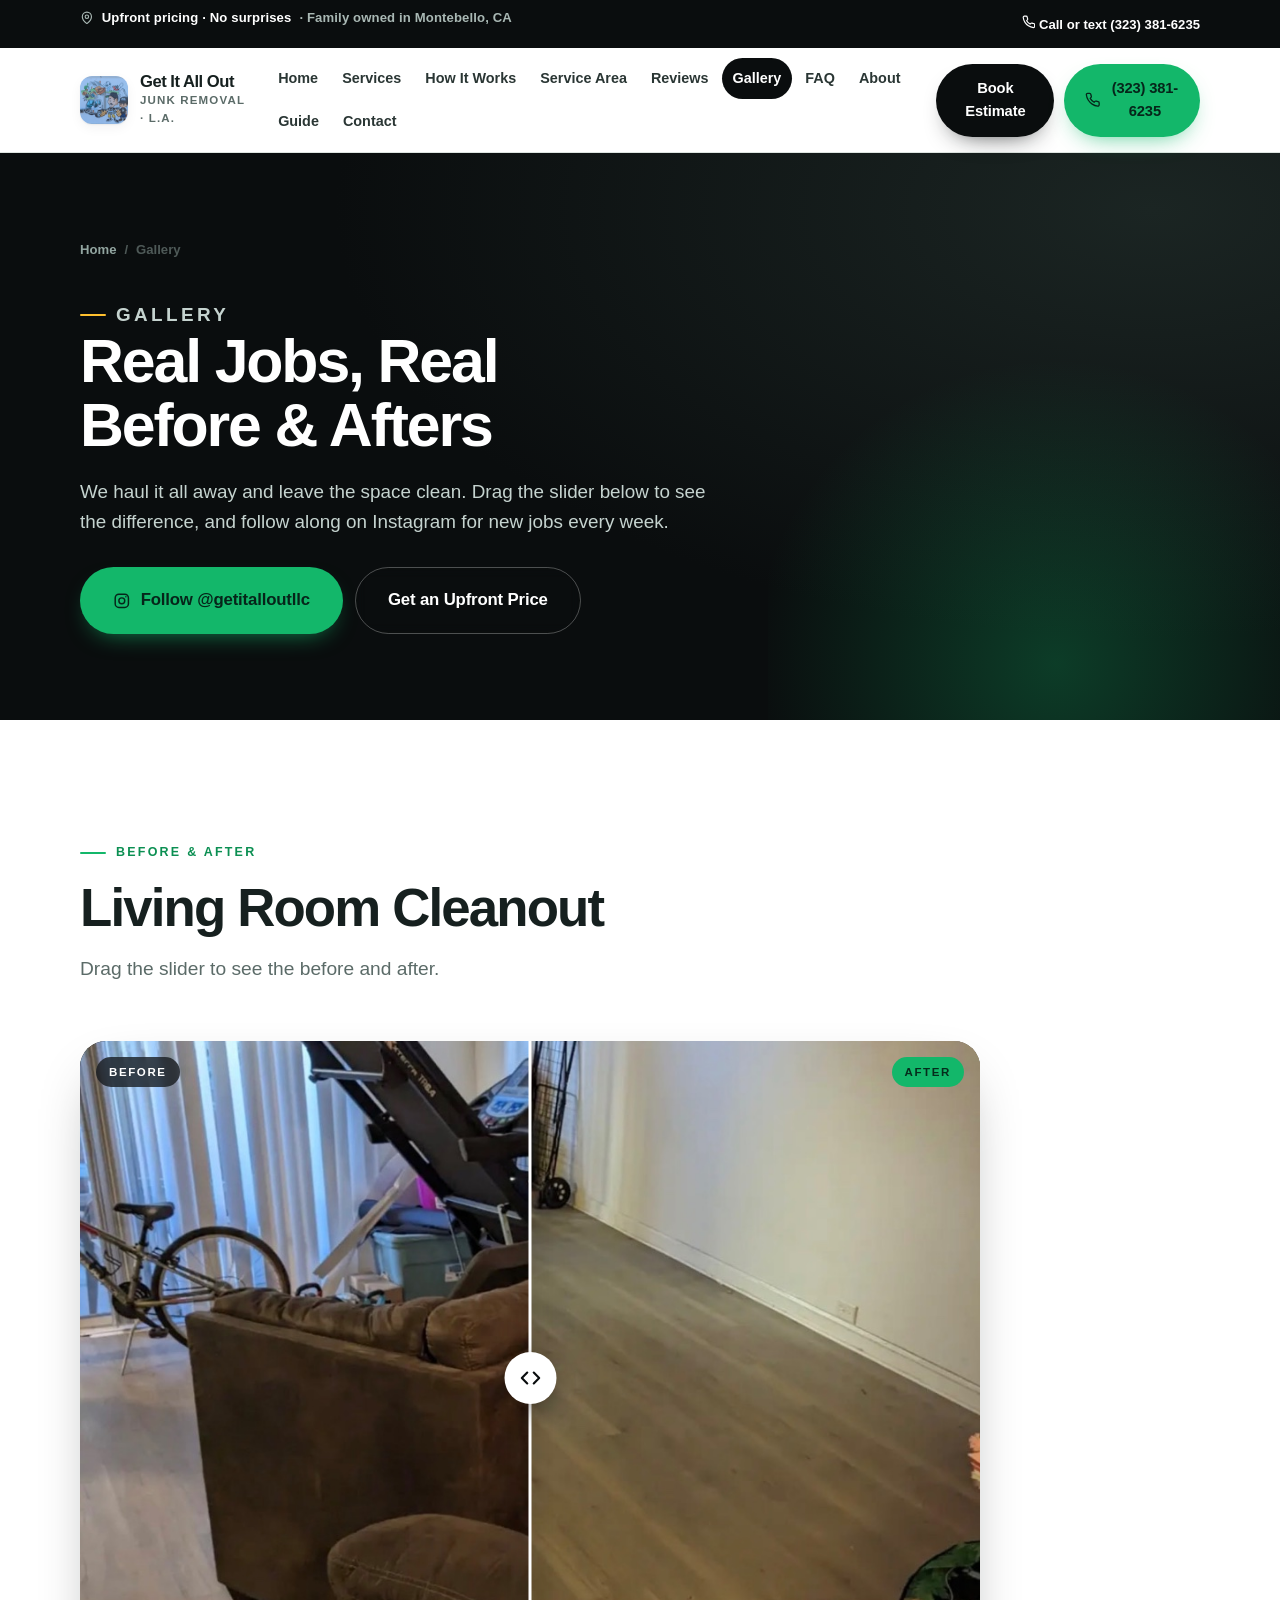
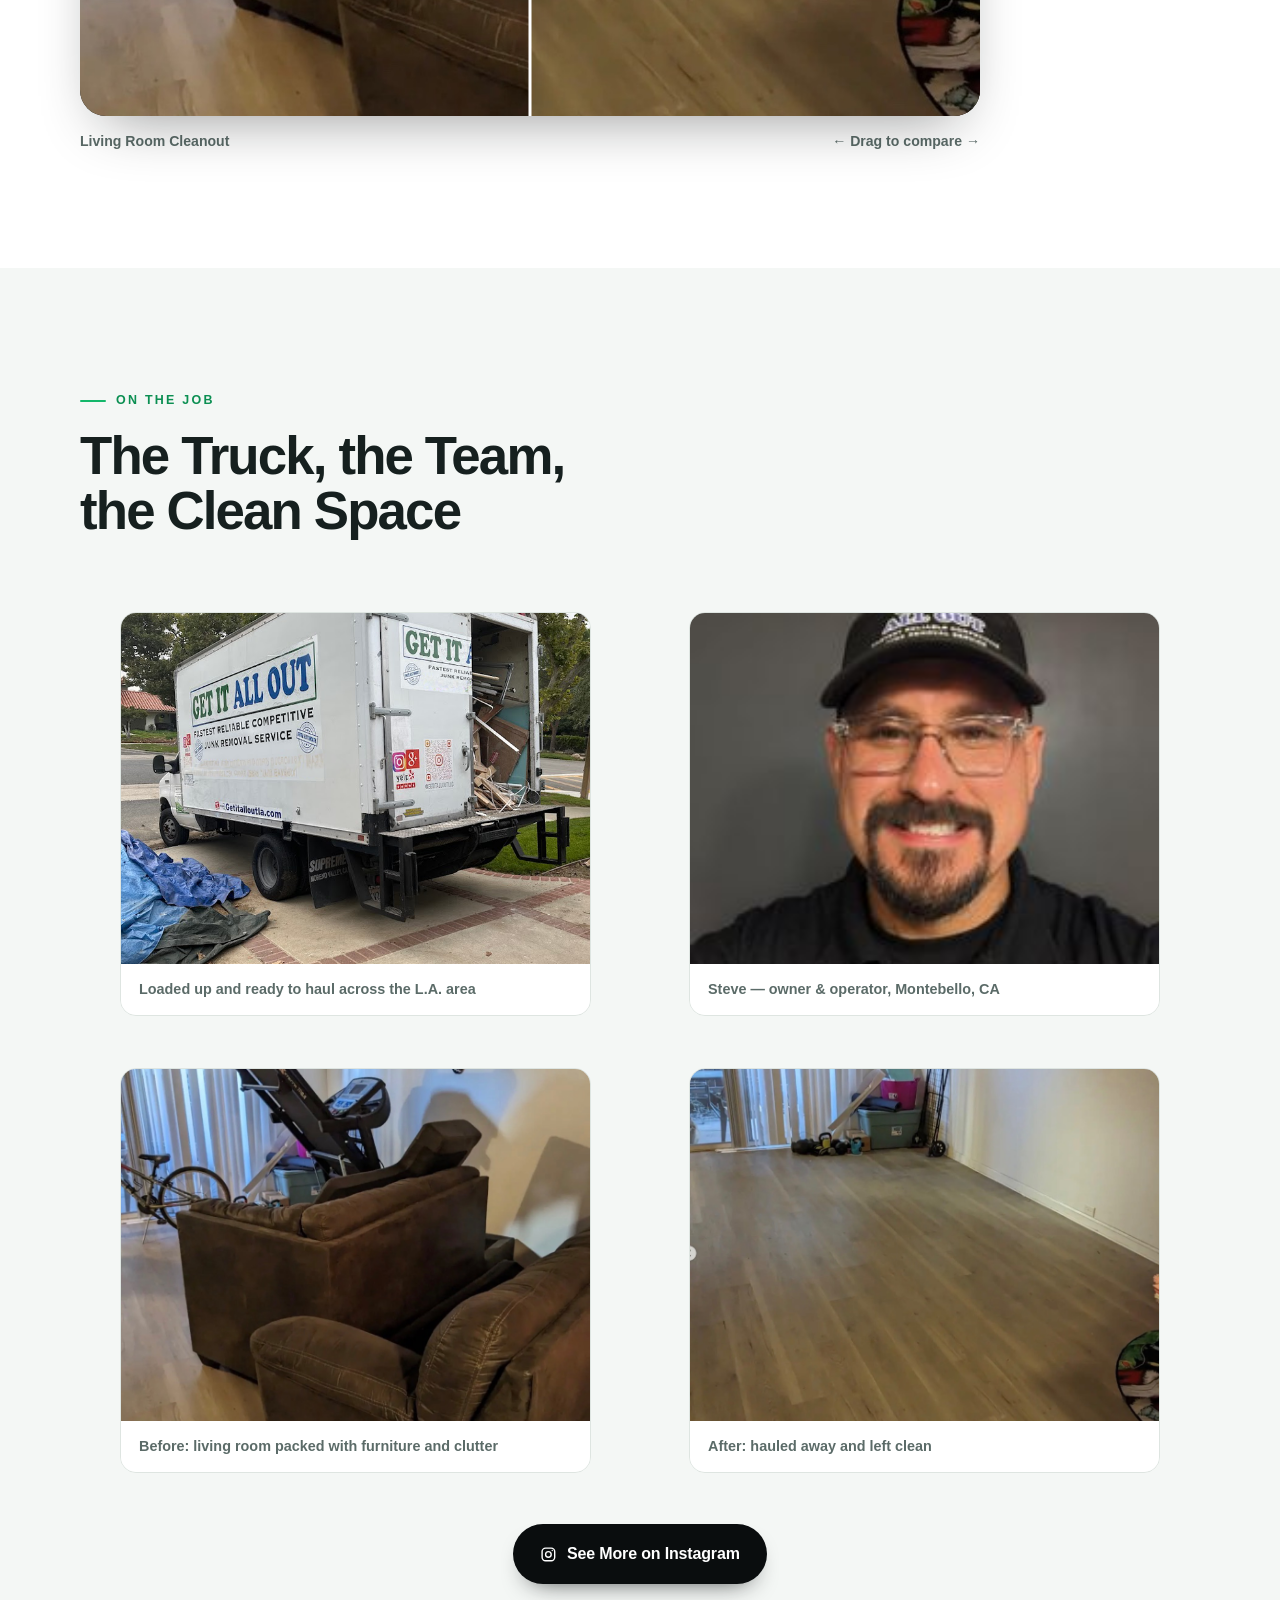
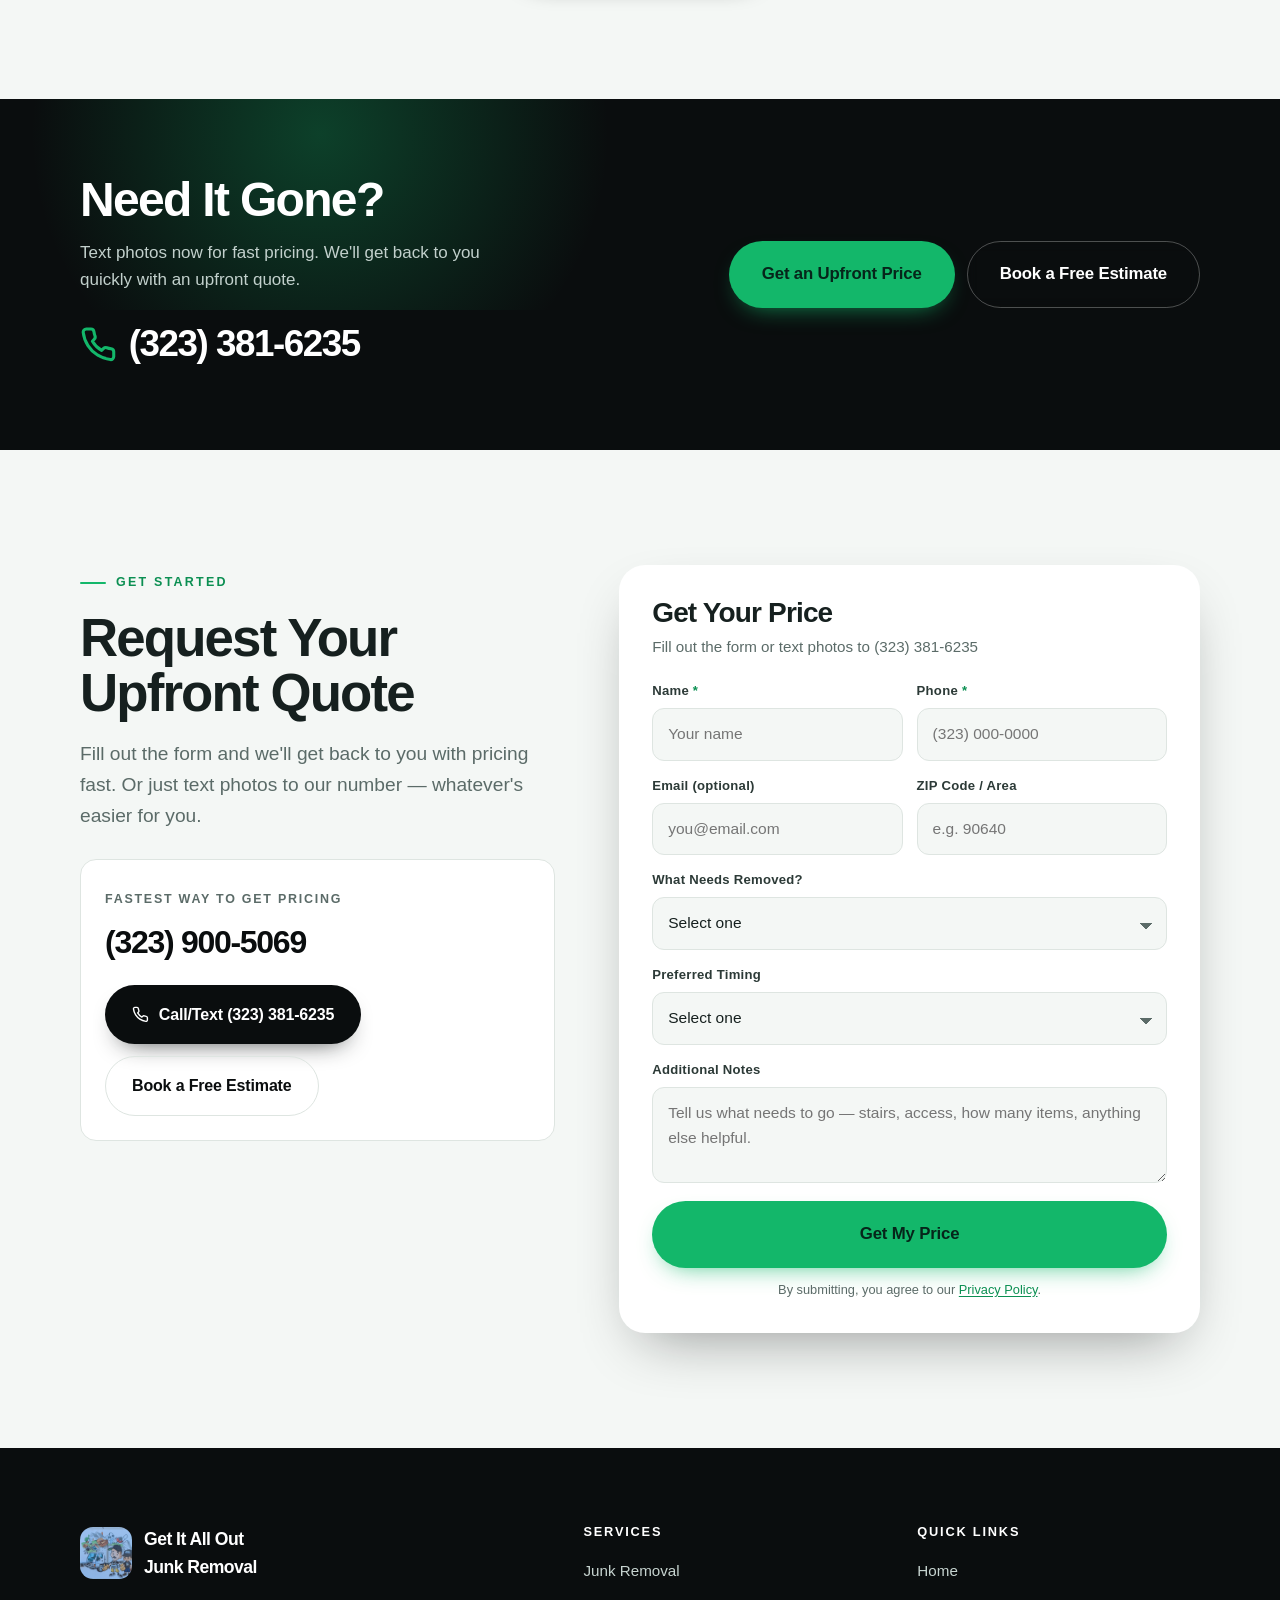
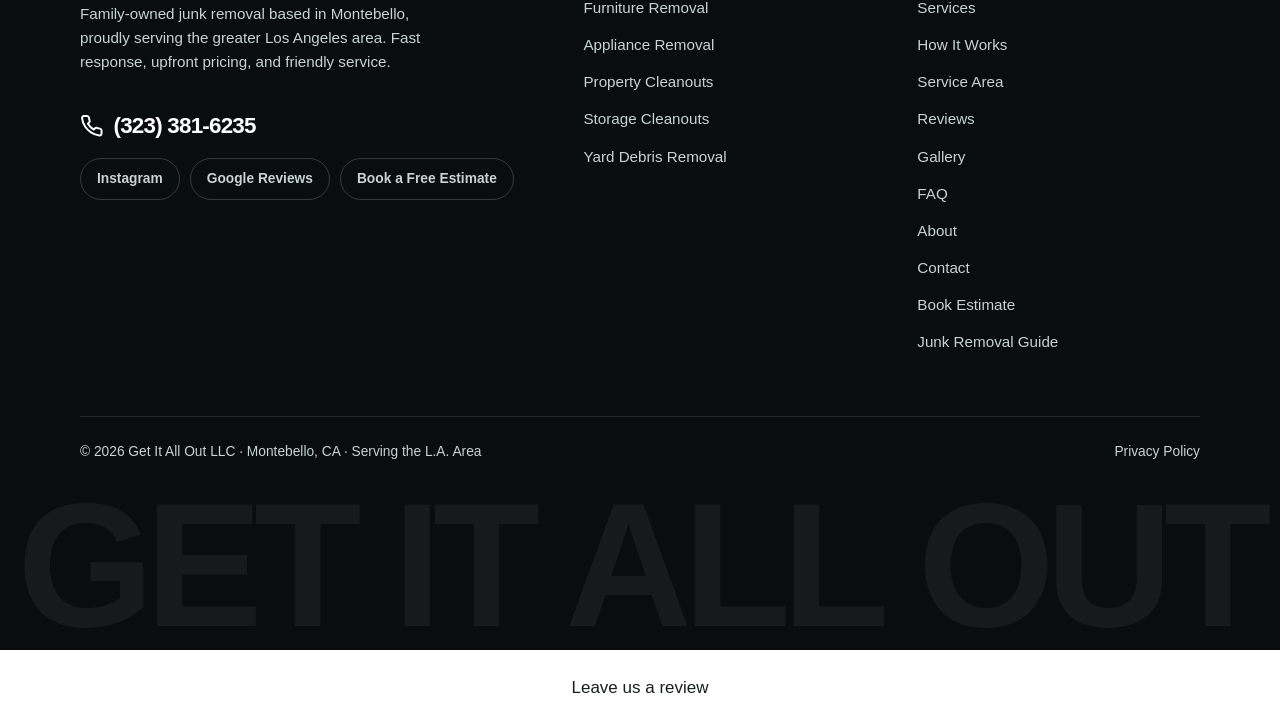
<file: Gallery/index.html>
<!DOCTYPE html>
<html lang="en">
<head>
  <meta charset="utf-8">
  <meta name="viewport" content="width=device-width, initial-scale=1">
  <title>Gallery | Get It All Out Junk</title>
  <meta name="description" content="Real before and after junk removal jobs from across the Los Angeles area. Drag the slider and see the difference we make.">
  <meta name="theme-color" content="#0A0D0E">
  <meta name="author" content="Get It All Out LLC">
  <meta property="og:type" content="website">
  <meta property="og:site_name" content="Get It All Out Junk Removal">
  <meta property="og:title" content="Gallery | Get It All Out Junk">
  <meta property="og:description" content="Real before and after junk removal jobs from across the Los Angeles area. Drag the slider and see the difference we make.">
  <meta property="og:image" content="/images/source/01-342e89443-fd9b103b1e5926c5d23c7da8d892de163de7a77faee67c82ac.png">
  <meta name="twitter:card" content="summary_large_image">
  <link rel="icon" href="/favicon.svg" type="image/svg+xml">
  <link rel="apple-touch-icon" href="/images/source/00-4235836e4-3867491998459488829.jpg">
  <link rel="stylesheet" href="/assets/css/styles.css">
</head>
<body>
  <a class="sr-only" href="#main">Skip to main content</a>
  <header class="site-header">
    <div class="header-top">
      <div class="container">
        <p class="header-top__pitch"><svg class="ico" viewBox="0 0 24 24" fill="none" stroke="currentColor" stroke-width="2" stroke-linecap="round" stroke-linejoin="round" aria-hidden="true"><path d="M20 10c0 6-8 12-8 12s-8-6-8-12a8 8 0 0 1 16 0Z"/><circle cx="12" cy="10" r="3"/></svg> <strong>Upfront pricing · No surprises</strong> · Family owned in Montebello, CA</p>
        <div class="header-top__links">
          <a href="tel:3233816235"><svg class="ico" viewBox="0 0 24 24" fill="none" stroke="currentColor" stroke-width="2" stroke-linecap="round" stroke-linejoin="round" aria-hidden="true"><path d="M22 16.9v3a2 2 0 0 1-2.2 2 19.8 19.8 0 0 1-8.6-3.1 19.5 19.5 0 0 1-6-6A19.8 19.8 0 0 1 2.1 4.2A2 2 0 0 1 4.1 2h3a2 2 0 0 1 2 1.7 12.8 12.8 0 0 0 .7 2.8 2 2 0 0 1-.5 2.1L8.1 9.9a16 16 0 0 0 6 6l1.3-1.3a2 2 0 0 1 2.1-.4 12.8 12.8 0 0 0 2.8.7 2 2 0 0 1 1.7 2Z"/></svg> Call or text (323) 381-6235</a>
        </div>
      </div>
    </div>
    <div class="container header-bar">
      <a class="brand" href="/">
        <img src="/images/source/00-4235836e4-3867491998459488829.jpg" alt="Get It All Out Junk Removal logo" width="48" height="48">
        <span>
          <span class="brand__name">Get It All Out</span>
          <span class="brand__sub">Junk Removal · L.A.</span>
        </span>
      </a>
      <nav class="nav" id="site-nav" aria-label="Main navigation">
        <button class="nav-close" type="button" aria-label="Close navigation">&times;</button>
          <a href="/">Home</a>
          <a href="/Services/">Services</a>
          <a href="/HowItWorks/">How It Works</a>
          <a href="/ServiceArea/">Service Area</a>
          <a href="/Reviews/">Reviews</a>
          <a href="/Gallery/" aria-current="page">Gallery</a>
          <a href="/FAQ/">FAQ</a>
          <a href="/About/">About</a>
          <a href="/JunkRemovalGuide/">Guide</a>
          <a href="/Contact/">Contact</a>
        <div class="nav__cta">
          <a class="btn btn--dark" href="/Booking/">Book a Free Estimate</a>
          <a class="btn" href="tel:3233816235"><svg class="ico" viewBox="0 0 24 24" fill="none" stroke="currentColor" stroke-width="2" stroke-linecap="round" stroke-linejoin="round" aria-hidden="true"><path d="M22 16.9v3a2 2 0 0 1-2.2 2 19.8 19.8 0 0 1-8.6-3.1 19.5 19.5 0 0 1-6-6A19.8 19.8 0 0 1 2.1 4.2A2 2 0 0 1 4.1 2h3a2 2 0 0 1 2 1.7 12.8 12.8 0 0 0 .7 2.8 2 2 0 0 1-.5 2.1L8.1 9.9a16 16 0 0 0 6 6l1.3-1.3a2 2 0 0 1 2.1-.4 12.8 12.8 0 0 0 2.8.7 2 2 0 0 1 1.7 2Z"/></svg> Call/Text (323) 381-6235</a>
        </div>
      </nav>
      <div class="nav-backdrop"></div>
      <div class="header-cta">
        <a class="btn btn--dark" href="/Booking/">Book Estimate</a>
        <a class="btn" href="tel:3233816235"><svg class="ico" viewBox="0 0 24 24" fill="none" stroke="currentColor" stroke-width="2" stroke-linecap="round" stroke-linejoin="round" aria-hidden="true"><path d="M22 16.9v3a2 2 0 0 1-2.2 2 19.8 19.8 0 0 1-8.6-3.1 19.5 19.5 0 0 1-6-6A19.8 19.8 0 0 1 2.1 4.2A2 2 0 0 1 4.1 2h3a2 2 0 0 1 2 1.7 12.8 12.8 0 0 0 .7 2.8 2 2 0 0 1-.5 2.1L8.1 9.9a16 16 0 0 0 6 6l1.3-1.3a2 2 0 0 1 2.1-.4 12.8 12.8 0 0 0 2.8.7 2 2 0 0 1 1.7 2Z"/></svg> (323) 381-6235</a>
        <button class="nav-toggle" type="button" aria-expanded="false" aria-controls="site-nav">
          <span></span> Menu
        </button>
      </div>
    </div>
  </header>

  <main id="main">
    <section class="page-hero">
      <div class="container">
        <nav class="crumbs" aria-label="Breadcrumb">
          <a href="/">Home</a> <span>/</span> <span>Gallery</span>
        </nav>
        <div class="page-hero__inner">
          <p class="eyebrow eyebrow--light">Gallery</p>
          <h1>Real Jobs, Real<br>Before &amp; Afters</h1>
          <p>We haul it all away and leave the space clean. Drag the slider below to see the difference, and follow along on Instagram for new jobs every week.</p>
          <div class="btn-row">
            <a class="btn btn--lg" href="https://www.instagram.com/getitalloutllc" target="_blank" rel="noopener"><svg class="ico" viewBox="0 0 24 24" fill="none" stroke="currentColor" stroke-width="2" stroke-linecap="round" stroke-linejoin="round" aria-hidden="true"><rect x="3" y="3" width="18" height="18" rx="5"/><circle cx="12" cy="12" r="4"/><path d="M17.5 6.5h.01"/></svg> Follow @getitalloutllc</a>
            <a class="btn btn--ghost btn--lg" href="#quote">Get an Upfront Price</a>
          </div>
        </div>
      </div>
    </section>
    <section class="section">
      <div class="container">
        <div class="section-head">
          <p class="eyebrow">Before &amp; After</p>
          <h2>Living Room Cleanout</h2>
          <p class="lede" style="margin-top:18px">Drag the slider to see the before and after.</p>
        </div>
        <div class="reveal" style="max-width:900px"><div class="ba" style="--pos:50%">
            <div class="ba__img"><img src="/images/source/04-8c0961c9e-img-2121.jpg" alt="Living room before a Get It All Out junk removal cleanout — furniture and clutter piled up" loading="lazy"></div>
            <div class="ba__after ba__img"><img src="/images/source/03-f20401c61-img-2122.jpg" alt="Living room after a Get It All Out junk removal cleanout — space emptied and swept clean" loading="lazy"></div>
            <span class="ba__label ba__label--before">Before</span>
            <span class="ba__label ba__label--after">After</span>
            <div class="ba__handle"><svg viewBox="0 0 24 24" fill="none" stroke="currentColor" stroke-width="2" stroke-linecap="round" stroke-linejoin="round" aria-hidden="true"><path d="m9 7-5 5 5 5"/><path d="m15 7 5 5-5 5"/></svg></div>
            <label class="sr-only" for="ba-range">Drag to compare before and after</label>
            <input class="ba__range" id="ba-range" type="range" min="0" max="100" value="50" aria-label="Drag to compare before and after">
          </div>
          <div class="ba__caption"><span>Living Room Cleanout</span><span>&larr; Drag to compare &rarr;</span></div></div>
      </div>
    </section>

    <section class="section section--mist">
      <div class="container">
        <div class="section-head">
          <p class="eyebrow">On the Job</p>
          <h2>The Truck, the Team,<br>the Clean Space</h2>
        </div>
        <div class="gallery-grid">
          <figure class="shot reveal">
            <img src="/images/source/01-342e89443-fd9b103b1e5926c5d23c7da8d892de163de7a77faee67c82ac.png" alt="Get It All Out Junk branded truck loaded with items for removal in Los Angeles" loading="lazy">
            <figcaption>Loaded up and ready to haul across the L.A. area</figcaption>
          </figure>
          <figure class="shot reveal">
            <img src="/images/source/02-b3a10351251fec507ca925e68c69e0afa06f251ff2465fe71ad23e2c6fd7.jpg" alt="Steve, owner of Get It All Out Junk Removal, family-owned business based in Montebello, CA serving the L.A. area" loading="lazy">
            <figcaption>Steve — owner &amp; operator, Montebello, CA</figcaption>
          </figure>
          <figure class="shot reveal">
            <img src="/images/source/04-8c0961c9e-img-2121.jpg" alt="Living room before a Get It All Out junk removal cleanout — furniture and clutter piled up" loading="lazy">
            <figcaption>Before: living room packed with furniture and clutter</figcaption>
          </figure>
          <figure class="shot reveal">
            <img src="/images/source/03-f20401c61-img-2122.jpg" alt="Living room after a Get It All Out junk removal cleanout — space emptied and swept clean" loading="lazy">
            <figcaption>After: hauled away and left clean</figcaption>
          </figure>
        </div>
        <div class="btn-row" style="justify-content:center;margin-top:34px">
          <a class="btn btn--dark" href="https://www.instagram.com/getitalloutllc" target="_blank" rel="noopener"><svg class="ico" viewBox="0 0 24 24" fill="none" stroke="currentColor" stroke-width="2" stroke-linecap="round" stroke-linejoin="round" aria-hidden="true"><rect x="3" y="3" width="18" height="18" rx="5"/><circle cx="12" cy="12" r="4"/><path d="M17.5 6.5h.01"/></svg> See More on Instagram</a>
        </div>
      </div>
    </section>

    <section class="section section--tight cta-band">
      <div class="container cta-band__inner">
        <div>
          <h2>Need It Gone?</h2>
          <p>Text photos now for fast pricing. We'll get back to you quickly with an upfront quote.</p>
          <a class="phone-xl" href="tel:3233816235" style="margin-top:22px"><svg class="ico" viewBox="0 0 24 24" fill="none" stroke="currentColor" stroke-width="2" stroke-linecap="round" stroke-linejoin="round" aria-hidden="true"><path d="M22 16.9v3a2 2 0 0 1-2.2 2 19.8 19.8 0 0 1-8.6-3.1 19.5 19.5 0 0 1-6-6A19.8 19.8 0 0 1 2.1 4.2A2 2 0 0 1 4.1 2h3a2 2 0 0 1 2 1.7 12.8 12.8 0 0 0 .7 2.8 2 2 0 0 1-.5 2.1L8.1 9.9a16 16 0 0 0 6 6l1.3-1.3a2 2 0 0 1 2.1-.4 12.8 12.8 0 0 0 2.8.7 2 2 0 0 1 1.7 2Z"/></svg> (323) 381-6235</a>
        </div>
        <div class="btn-row">
          <a class="btn btn--lg" href="/Contact/">Get an Upfront Price</a>
          <a class="btn btn--ghost btn--lg" href="/Booking/">Book a Free Estimate</a>
        </div>
      </div>
    </section>

    <section class="section quote-section" id="quote">
      <div class="container">
        <div class="alert-sent" role="status">
        <svg width="22" height="22" style="color:#13B76A;margin-top:3px;flex:none" viewBox="0 0 24 24" fill="none" stroke="currentColor" stroke-width="2.4" stroke-linecap="round" stroke-linejoin="round" aria-hidden="true"><path d="M20 6 9 17l-5-5"/></svg>
        <div>
          <strong>Thanks, your message was sent.</strong>
          <p>We'll get back to you with an upfront price fast. Need it sooner? Call or text <a href="tel:3233816235">(323) 381-6235</a>.</p>
        </div>
      </div>
        <div class="quote-section__grid">
          <div class="reveal">
            <p class="eyebrow">Get Started</p>
            <h2>Request Your<br>Upfront Quote</h2>
            <p class="lede" style="margin-top:18px">Fill out the form and we'll get back to you with pricing fast. Or just text photos to our number — whatever's easier for you.</p>
            <div class="fastbox">
              <span class="fastbox__label">Fastest way to get pricing</span>
              <a class="big" href="tel:3239005069">(323) 900-5069</a>
              <div class="btn-row">
                <a class="btn btn--dark" href="tel:3233816235"><svg class="ico" viewBox="0 0 24 24" fill="none" stroke="currentColor" stroke-width="2" stroke-linecap="round" stroke-linejoin="round" aria-hidden="true"><path d="M22 16.9v3a2 2 0 0 1-2.2 2 19.8 19.8 0 0 1-8.6-3.1 19.5 19.5 0 0 1-6-6A19.8 19.8 0 0 1 2.1 4.2A2 2 0 0 1 4.1 2h3a2 2 0 0 1 2 1.7 12.8 12.8 0 0 0 .7 2.8 2 2 0 0 1-.5 2.1L8.1 9.9a16 16 0 0 0 6 6l1.3-1.3a2 2 0 0 1 2.1-.4 12.8 12.8 0 0 0 2.8.7 2 2 0 0 1 1.7 2Z"/></svg> Call/Text (323) 381-6235</a>
                <a class="btn btn--outline" href="/Booking/">Book a Free Estimate</a>
              </div>
            </div>
          </div>
          <div class="reveal">
            <div class="form-card">
        <div class="form-card__head">
          <h2>Get Your Price</h2>
          <p>Fill out the form or text photos to (323) 381-6235</p>
        </div>
        <div class="form-body">
          <form method="POST" action="https://vision.leadrai.com/api/forms/5715522718ffaf05262fbb32a637762d" data-leadr>
            <input type="hidden" name="_form" value="Quote request">
            <input type="hidden" name="_page" value="">
            <input type="text" name="_gotcha" tabindex="-1" autocomplete="off" style="display:none">
            <div class="form-grid">
            <div class="field">
              <label for="f-quote-name">Name <span class="req">*</span></label>
              <input type="text" id="f-quote-name" name="name" required autocomplete="name" placeholder="Your name">
            </div>
            <div class="field">
              <label for="f-quote-phone">Phone <span class="req">*</span></label>
              <input type="tel" id="f-quote-phone" name="phone" required autocomplete="tel" placeholder="(323) 000-0000">
            </div>
            <div class="field">
              <label for="f-quote-email">Email (optional)</label>
              <input type="email" id="f-quote-email" name="email" autocomplete="email" placeholder="you@email.com">
            </div>
            <div class="field">
              <label for="f-quote-zip-code-or-area">ZIP Code / Area</label>
              <input type="text" id="f-quote-zip-code-or-area" name="ZIP code or area" placeholder="e.g. 90640">
            </div>
            <div class="field field--full">
              <label for="f-quote-what-needs-removed">What Needs Removed?</label>
              <select id="f-quote-what-needs-removed" name="What needs removed">
                <option value="">Select one</option>
                <option value="Furniture removal">Furniture removal</option>
                <option value="Appliance removal">Appliance removal</option>
                <option value="Garage junk">Garage junk</option>
                <option value="Storage unit cleanout">Storage unit cleanout</option>
                <option value="Yard debris">Yard debris</option>
                <option value="Household junk">Household junk</option>
                <option value="Property cleanout">Property cleanout</option>
                <option value="Bulky item pickup">Bulky item pickup</option>
                <option value="Something else / not sure">Something else / not sure</option>
              </select>
            </div>
            <div class="field field--full">
              <label for="f-quote-preferred-timing">Preferred Timing</label>
              <select id="f-quote-preferred-timing" name="Preferred timing">
                <option value="">Select one</option>
                <option value="As soon as possible">As soon as possible</option>
                <option value="Same day if available">Same day if available</option>
                <option value="Within a few days">Within a few days</option>
                <option value="This weekend">This weekend</option>
                <option value="Next week">Next week</option>
                <option value="Just getting pricing for now">Just getting pricing for now</option>
              </select>
            </div>
            <div class="field field--full">
              <label for="f-quote-additional-notes">Additional Notes</label>
              <textarea id="f-quote-additional-notes" name="Additional notes" placeholder="Tell us what needs to go — stairs, access, how many items, anything else helpful."></textarea>
            </div>
            </div>
            <div class="form-actions">
              <button class="btn btn--lg btn--block" type="submit">Get My Price</button>
              <p class="form-note">By submitting, you agree to our <a href="/Privacy/">Privacy Policy</a>.</p>
            </div>
          </form>
        </div>
        <div class="form-status" role="status" aria-live="polite"></div>
      </div>
          </div>
        </div>
      </div>
    </section>
  </main>

  <footer class="site-footer">
    <div class="container">
      <div class="footer-grid">
        <div>
          <div class="footer-brand">
            <img src="/images/source/00-4235836e4-3867491998459488829.jpg" alt="Get It All Out Junk Removal logo" width="52" height="52">
            <strong>Get It All Out<br>Junk Removal</strong>
          </div>
          <p>Family-owned junk removal based in Montebello, proudly serving the greater Los Angeles area. Fast response, upfront pricing, and friendly service.</p>
          <a class="footer-phone" href="tel:3233816235"><svg class="ico" viewBox="0 0 24 24" fill="none" stroke="currentColor" stroke-width="2" stroke-linecap="round" stroke-linejoin="round" aria-hidden="true"><path d="M22 16.9v3a2 2 0 0 1-2.2 2 19.8 19.8 0 0 1-8.6-3.1 19.5 19.5 0 0 1-6-6A19.8 19.8 0 0 1 2.1 4.2A2 2 0 0 1 4.1 2h3a2 2 0 0 1 2 1.7 12.8 12.8 0 0 0 .7 2.8 2 2 0 0 1-.5 2.1L8.1 9.9a16 16 0 0 0 6 6l1.3-1.3a2 2 0 0 1 2.1-.4 12.8 12.8 0 0 0 2.8.7 2 2 0 0 1 1.7 2Z"/></svg> (323) 381-6235</a>
          <div class="footer-social">
            <a href="https://www.instagram.com/getitalloutllc" target="_blank" rel="noopener">Instagram</a>
            <a href="https://share.google/wnN1zUw3tu8OWKQQQ" target="_blank" rel="noopener">Google Reviews</a>
            <a href="/Booking/">Book a Free Estimate</a>
          </div>
        </div>
        <div>
          <h4>Services</h4>
          <ul class="footer-links">
          <li><a href="/Services/">Junk Removal</a></li>
          <li><a href="/Services/#furniture">Furniture Removal</a></li>
          <li><a href="/Services/#appliances">Appliance Removal</a></li>
          <li><a href="/Services/#cleanouts">Property Cleanouts</a></li>
          <li><a href="/Services/#storage">Storage Cleanouts</a></li>
          <li><a href="/Services/#yard">Yard Debris Removal</a></li>
          </ul>
        </div>
        <div>
          <h4>Quick Links</h4>
          <ul class="footer-links">
          <li><a href="/">Home</a></li>
          <li><a href="/Services/">Services</a></li>
          <li><a href="/HowItWorks/">How It Works</a></li>
          <li><a href="/ServiceArea/">Service Area</a></li>
          <li><a href="/Reviews/">Reviews</a></li>
          <li><a href="/Gallery/">Gallery</a></li>
          <li><a href="/FAQ/">FAQ</a></li>
          <li><a href="/About/">About</a></li>
          <li><a href="/Contact/">Contact</a></li>
          <li><a href="/Booking/">Book Estimate</a></li>
          <li><a href="/JunkRemovalGuide/">Junk Removal Guide</a></li>
          </ul>
        </div>
      </div>
      <div class="footer-bottom">
        <span>&copy; <span data-year>2026</span> Get It All Out LLC · Montebello, CA · Serving the L.A. Area</span>
        <span><a href="/Privacy/">Privacy Policy</a></span>
      </div>
    </div>
    <div class="wordmark" aria-hidden="true">GET IT ALL OUT</div>
  </footer>

  <div class="callbar">
    <a class="btn btn--dark" href="/Booking/">Book Estimate</a>
    <a class="btn" href="tel:3233816235"><svg class="ico" viewBox="0 0 24 24" fill="none" stroke="currentColor" stroke-width="2" stroke-linecap="round" stroke-linejoin="round" aria-hidden="true"><path d="M22 16.9v3a2 2 0 0 1-2.2 2 19.8 19.8 0 0 1-8.6-3.1 19.5 19.5 0 0 1-6-6A19.8 19.8 0 0 1 2.1 4.2A2 2 0 0 1 4.1 2h3a2 2 0 0 1 2 1.7 12.8 12.8 0 0 0 .7 2.8 2 2 0 0 1-.5 2.1L8.1 9.9a16 16 0 0 0 6 6l1.3-1.3a2 2 0 0 1 2.1-.4 12.8 12.8 0 0 0 2.8.7 2 2 0 0 1 1.7 2Z"/></svg> Call/Text</a>
  </div>

  <script src="/assets/js/main.js" defer></script>
<script src="https://vision.leadrai.com/widget/loader.js" data-lv-widget data-kind="chatbot" data-widget="e979cf3c-0e42-4c9a-8d64-250304d553c1" async></script>
<script defer src="https://static.cloudflareinsights.com/beacon.min.js" data-cf-beacon='{"token": "0a932598fc5b4cc9baf156d875620bd1"}'></script>
<script defer data-lv-track src="https://vision.leadrai.com/api/forms/5715522718ffaf05262fbb32a637762d/t.js"></script>
<p data-lv-review="1" style="text-align:center;margin:24px 0"><a href="/review">Leave us a review</a></p>
</body>
</html>
</file>
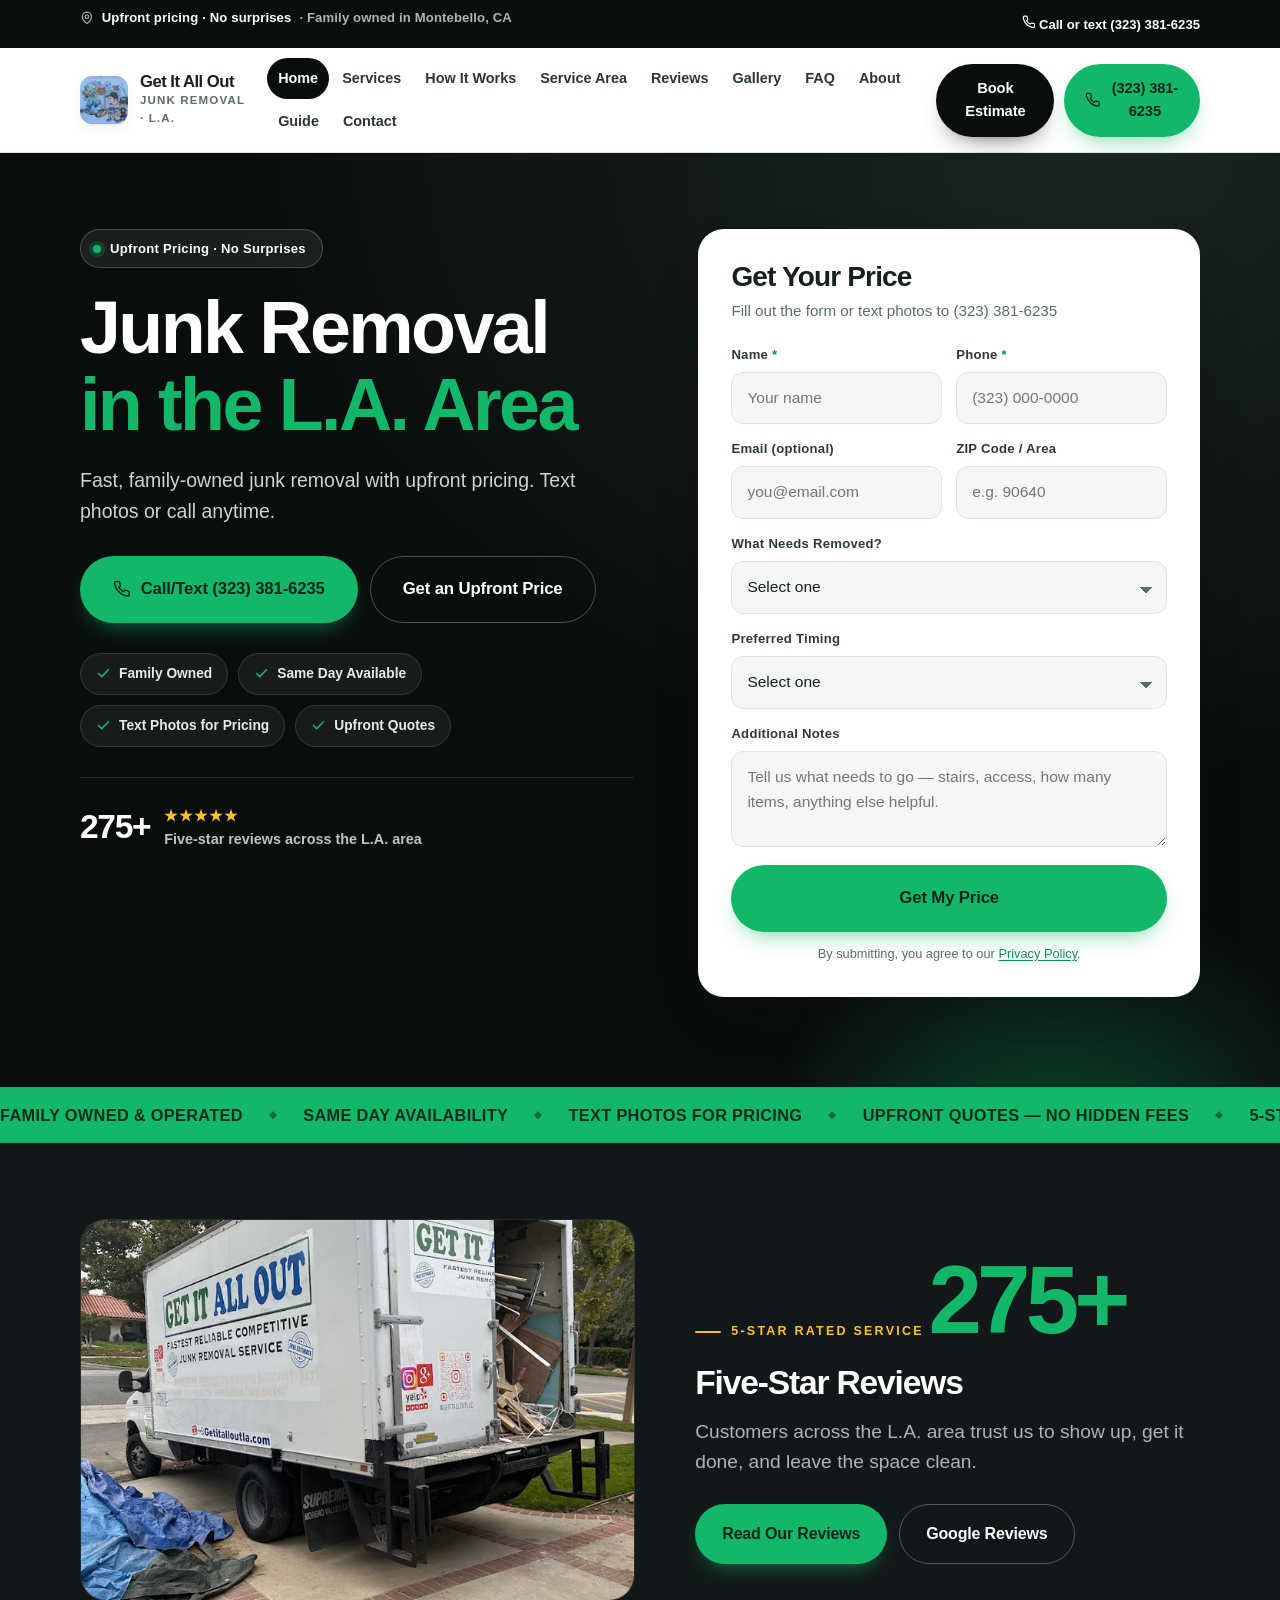
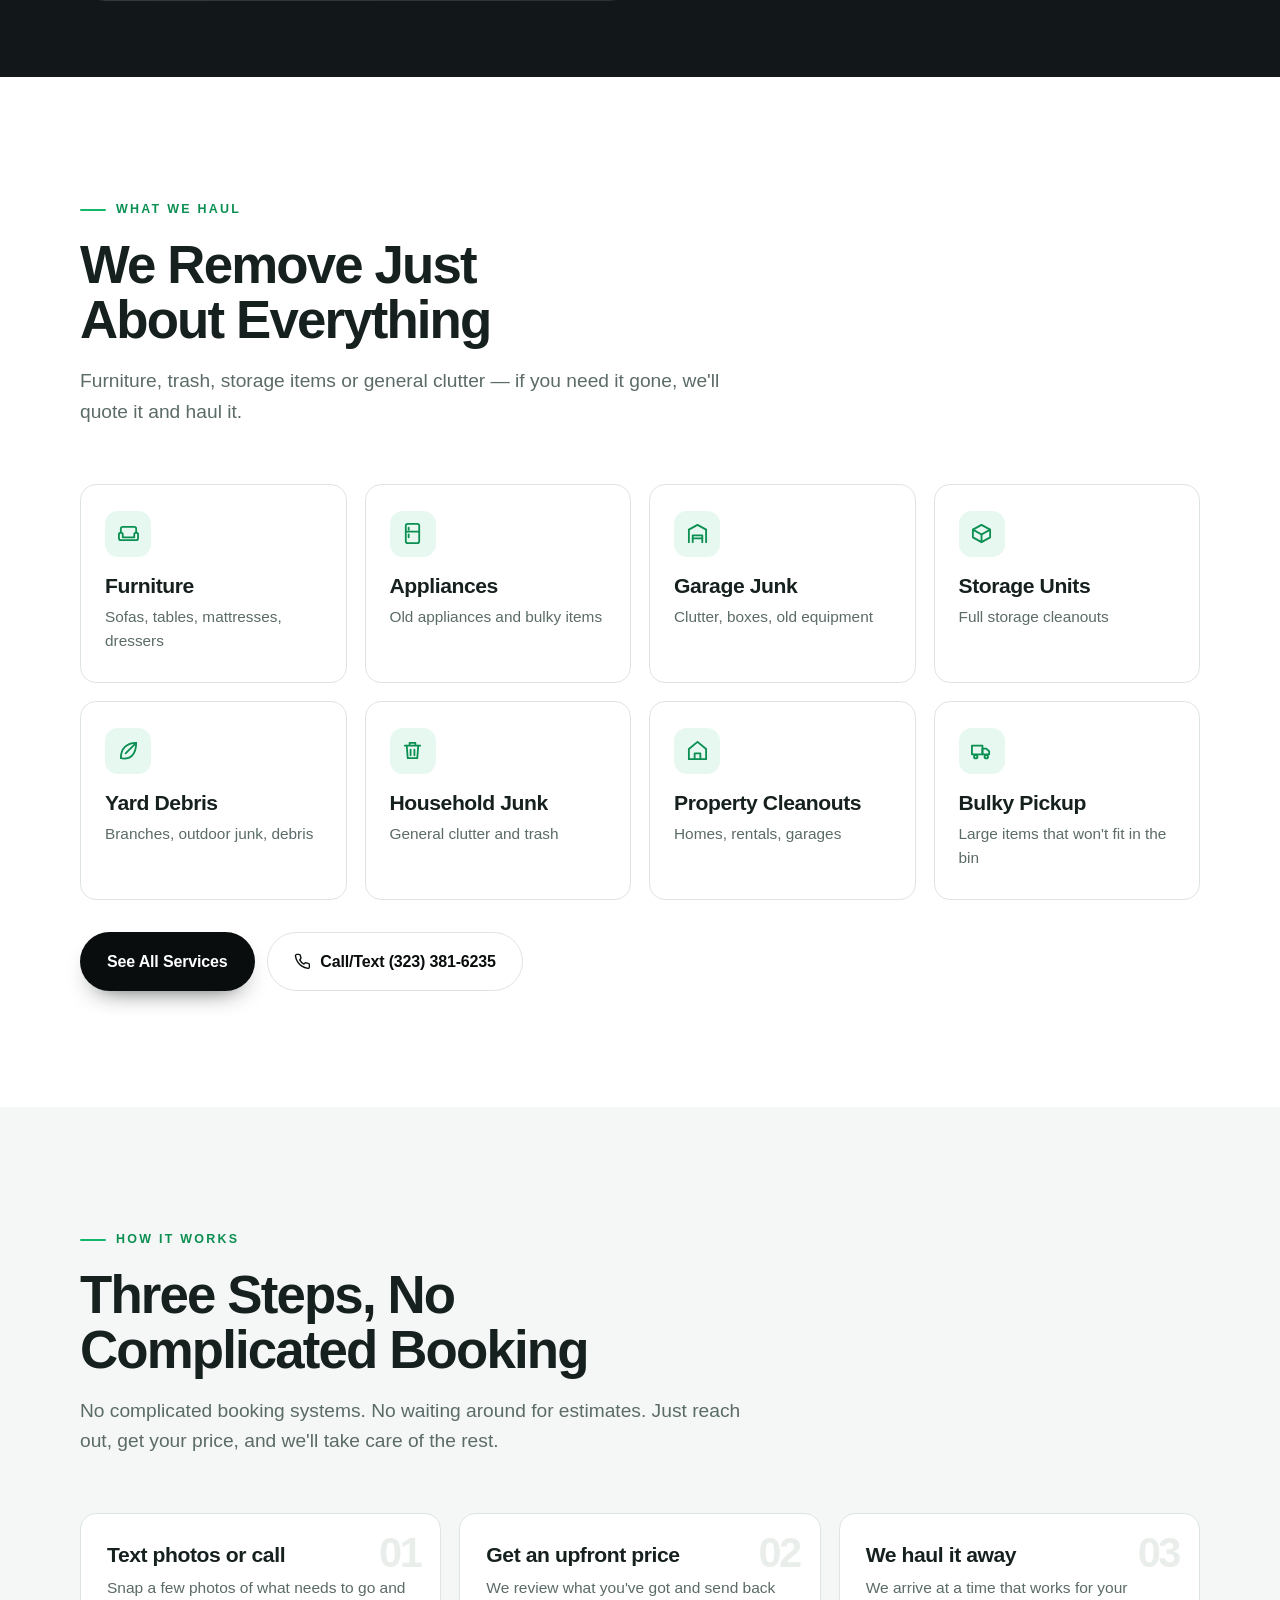
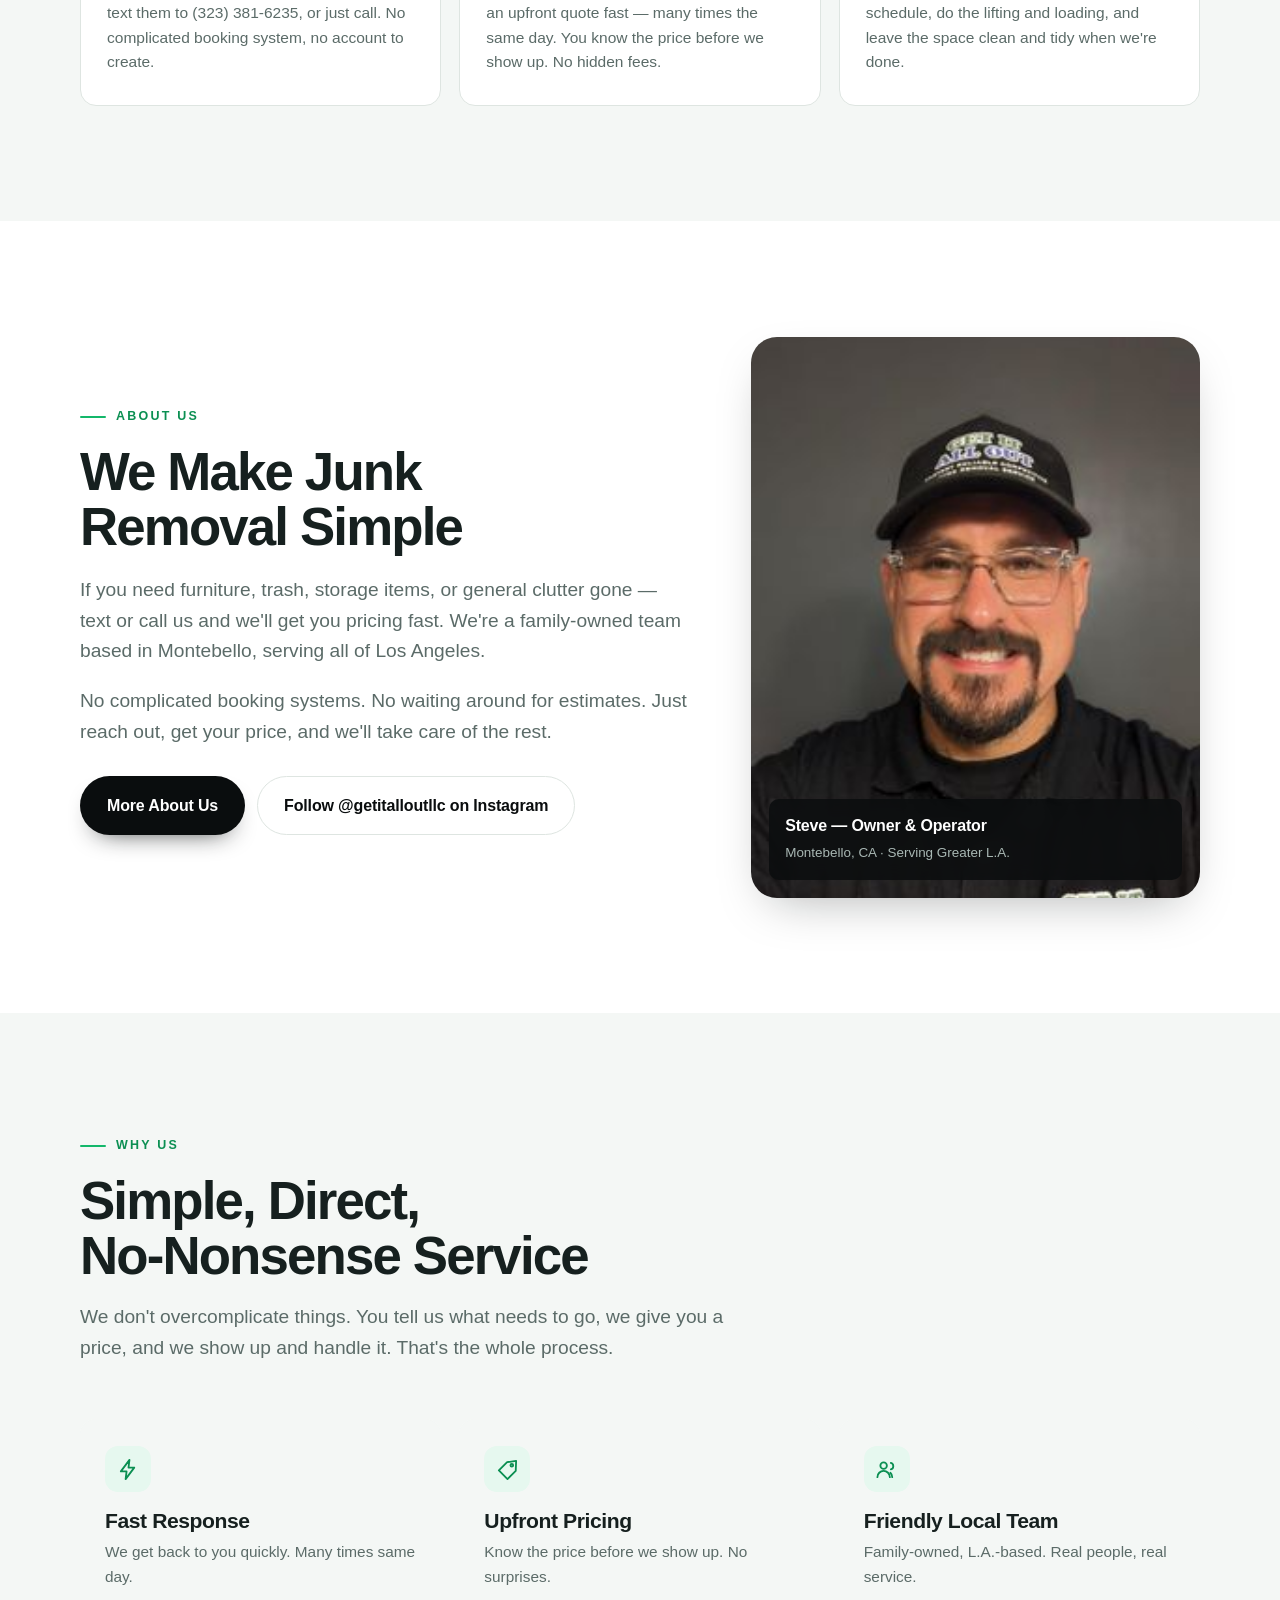
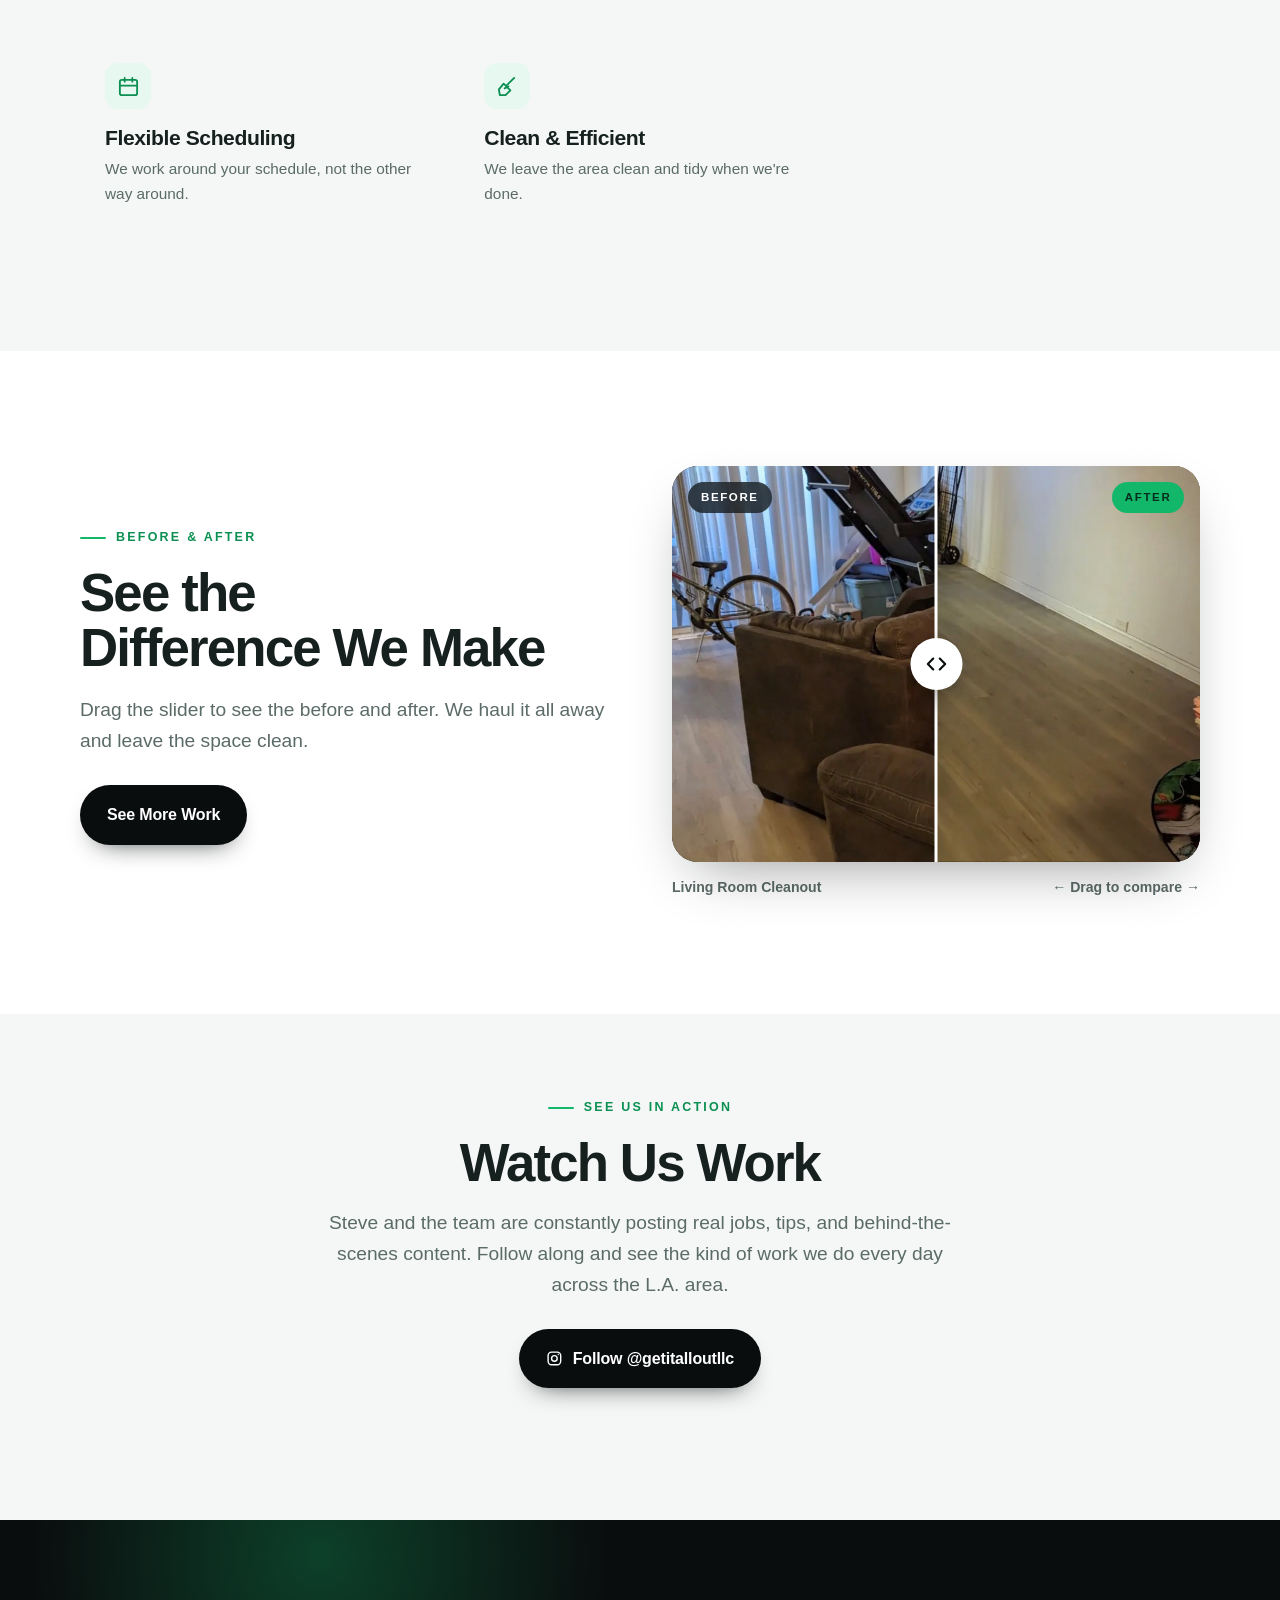
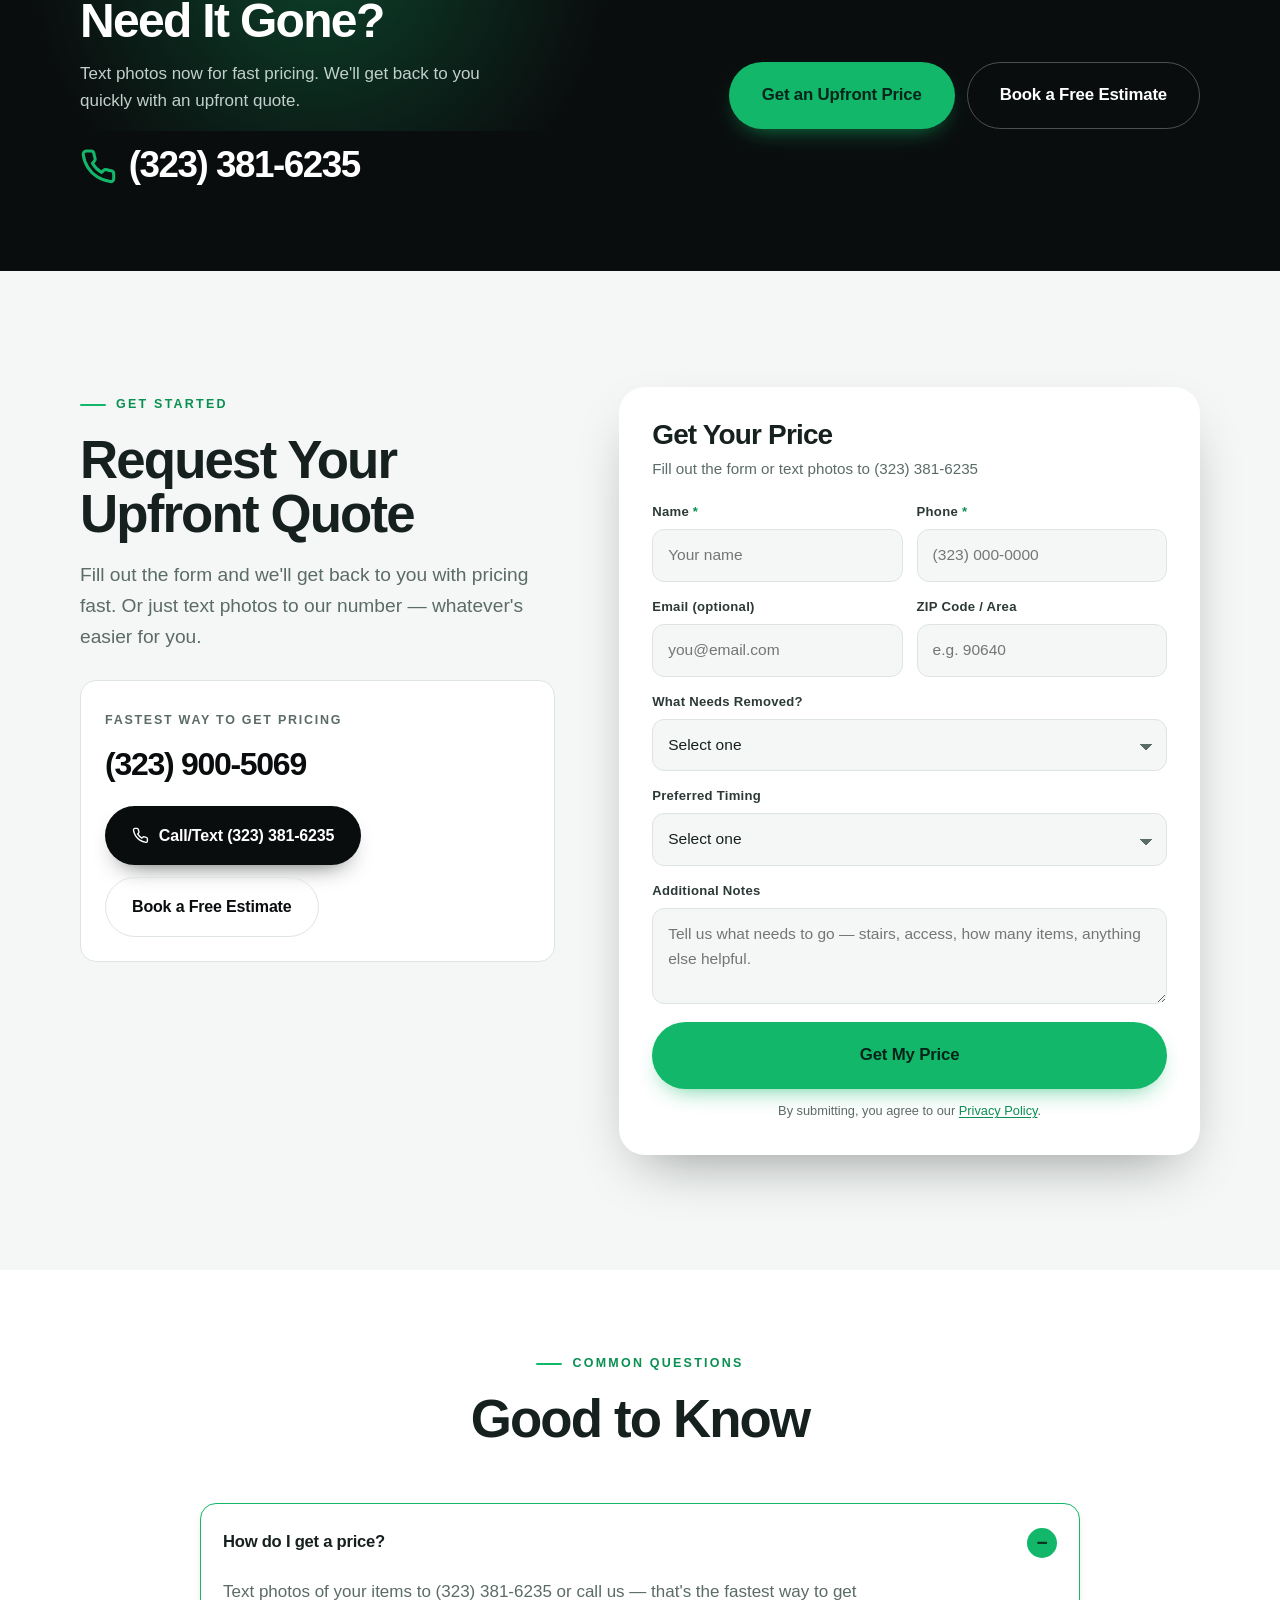
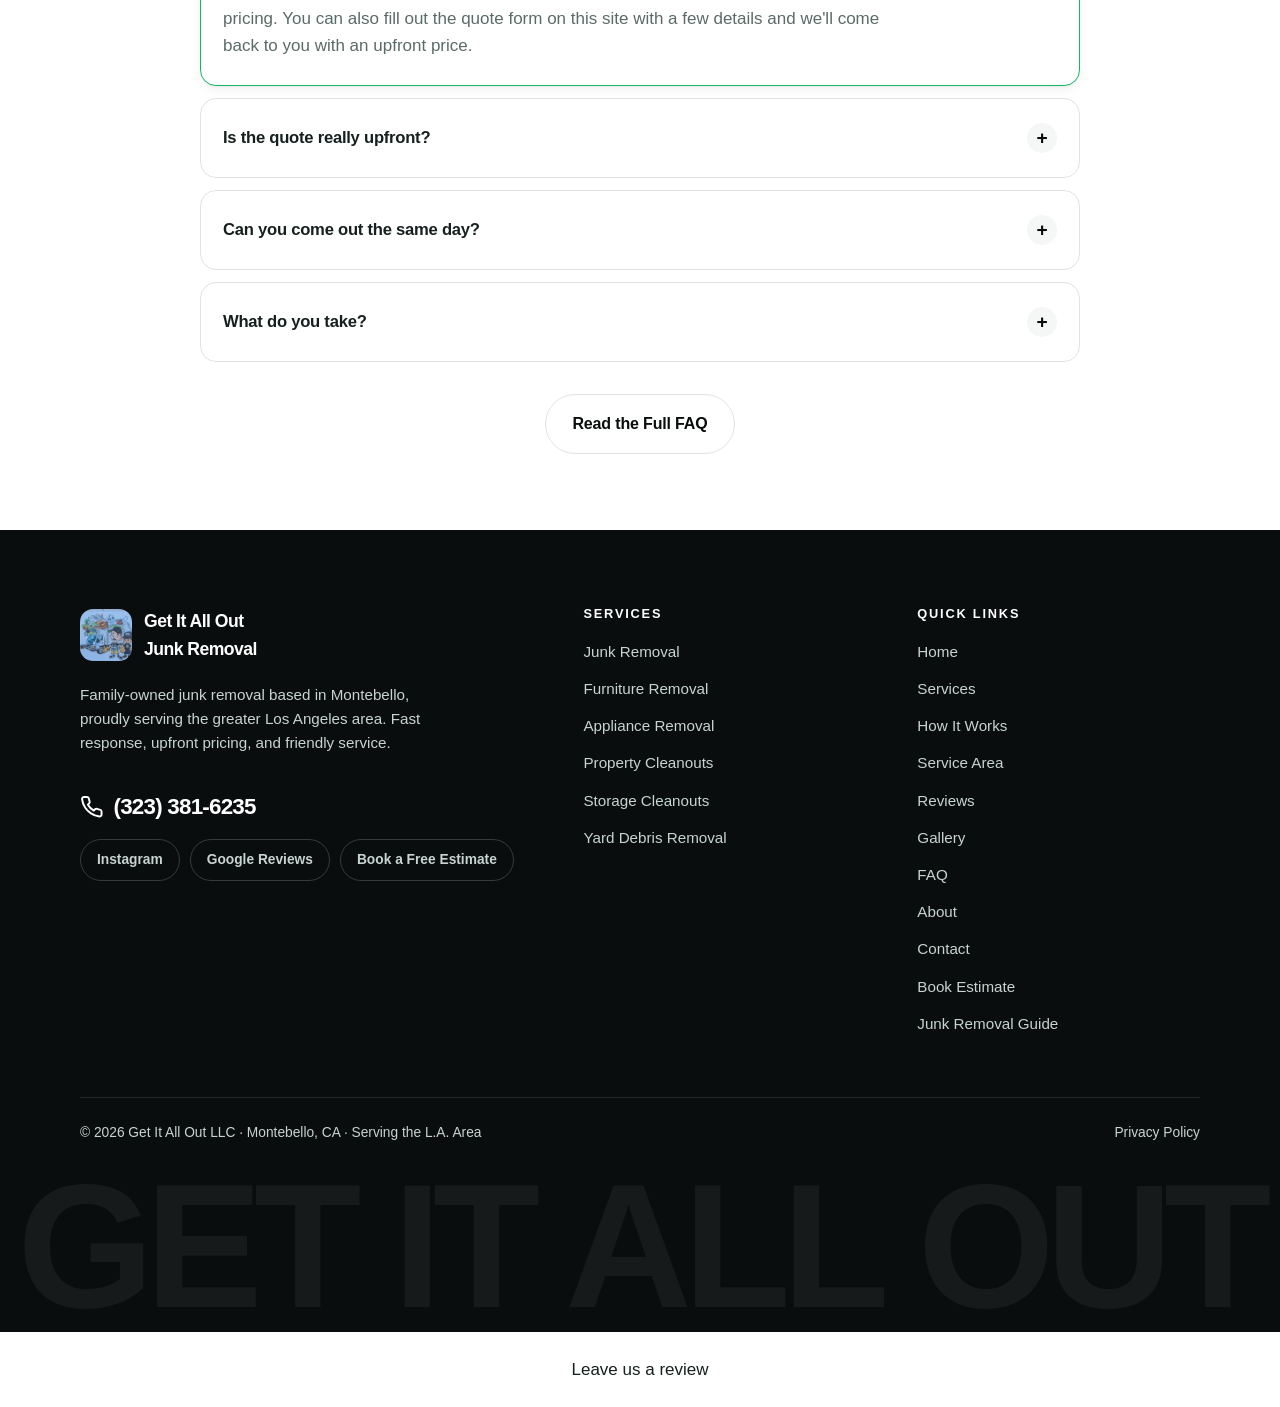
<file: Home/index.html>
<!DOCTYPE html>
<html lang="en">
<head>
  <meta charset="utf-8">
  <meta name="viewport" content="width=device-width, initial-scale=1">
  <title>Get It All Out Junk | Junk Removal in the L.A. Area</title>
  <meta name="description" content="Fast, family-owned junk removal and property cleanout services for the greater Los Angeles area, offering upfront pricing and simple, direct booking.">
  <meta name="theme-color" content="#0A0D0E">
  <meta name="author" content="Get It All Out LLC">
  <meta property="og:type" content="website">
  <meta property="og:site_name" content="Get It All Out Junk Removal">
  <meta property="og:title" content="Get It All Out Junk | Junk Removal in the L.A. Area">
  <meta property="og:description" content="Fast, family-owned junk removal and property cleanout services for the greater Los Angeles area, offering upfront pricing and simple, direct booking.">
  <meta property="og:image" content="/images/source/01-342e89443-fd9b103b1e5926c5d23c7da8d892de163de7a77faee67c82ac.png">
  <meta name="twitter:card" content="summary_large_image">
  <link rel="icon" href="/favicon.svg" type="image/svg+xml">
  <link rel="apple-touch-icon" href="/images/source/00-4235836e4-3867491998459488829.jpg">
  <link rel="stylesheet" href="/assets/css/styles.css">
  <script type="application/ld+json">
  {
    "@context": "https://schema.org",
    "@type": "LocalBusiness",
    "name": "Get It All Out Junk Removal",
    "description": "Fast, family-owned junk removal and property cleanout services for the greater Los Angeles area, offering upfront pricing and simple, direct booking.",
    "telephone": "+1-323-381-6235",
    "image": "/images/source/01-342e89443-fd9b103b1e5926c5d23c7da8d892de163de7a77faee67c82ac.png",
    "logo": "/images/source/00-4235836e4-3867491998459488829.jpg",
    "address": { "@type": "PostalAddress", "addressLocality": "Montebello", "addressRegion": "CA", "addressCountry": "US" },
    "areaServed": "Greater Los Angeles, CA",
    "sameAs": ["https://www.instagram.com/getitalloutllc", "https://share.google/wnN1zUw3tu8OWKQQQ"],
    "aggregateRating": { "@type": "AggregateRating", "ratingValue": "5", "reviewCount": "275" }
  }
  </script>
</head>
<body>
  <a class="sr-only" href="#main">Skip to main content</a>
  <header class="site-header">
    <div class="header-top">
      <div class="container">
        <p class="header-top__pitch"><svg class="ico" viewBox="0 0 24 24" fill="none" stroke="currentColor" stroke-width="2" stroke-linecap="round" stroke-linejoin="round" aria-hidden="true"><path d="M20 10c0 6-8 12-8 12s-8-6-8-12a8 8 0 0 1 16 0Z"/><circle cx="12" cy="10" r="3"/></svg> <strong>Upfront pricing · No surprises</strong> · Family owned in Montebello, CA</p>
        <div class="header-top__links">
          <a href="tel:3233816235"><svg class="ico" viewBox="0 0 24 24" fill="none" stroke="currentColor" stroke-width="2" stroke-linecap="round" stroke-linejoin="round" aria-hidden="true"><path d="M22 16.9v3a2 2 0 0 1-2.2 2 19.8 19.8 0 0 1-8.6-3.1 19.5 19.5 0 0 1-6-6A19.8 19.8 0 0 1 2.1 4.2A2 2 0 0 1 4.1 2h3a2 2 0 0 1 2 1.7 12.8 12.8 0 0 0 .7 2.8 2 2 0 0 1-.5 2.1L8.1 9.9a16 16 0 0 0 6 6l1.3-1.3a2 2 0 0 1 2.1-.4 12.8 12.8 0 0 0 2.8.7 2 2 0 0 1 1.7 2Z"/></svg> Call or text (323) 381-6235</a>
        </div>
      </div>
    </div>
    <div class="container header-bar">
      <a class="brand" href="/">
        <img src="/images/source/00-4235836e4-3867491998459488829.jpg" alt="Get It All Out Junk Removal logo" width="48" height="48">
        <span>
          <span class="brand__name">Get It All Out</span>
          <span class="brand__sub">Junk Removal · L.A.</span>
        </span>
      </a>
      <nav class="nav" id="site-nav" aria-label="Main navigation">
        <button class="nav-close" type="button" aria-label="Close navigation">&times;</button>
          <a href="/" aria-current="page">Home</a>
          <a href="/Services/">Services</a>
          <a href="/HowItWorks/">How It Works</a>
          <a href="/ServiceArea/">Service Area</a>
          <a href="/Reviews/">Reviews</a>
          <a href="/Gallery/">Gallery</a>
          <a href="/FAQ/">FAQ</a>
          <a href="/About/">About</a>
          <a href="/JunkRemovalGuide/">Guide</a>
          <a href="/Contact/">Contact</a>
        <div class="nav__cta">
          <a class="btn btn--dark" href="/Booking/">Book a Free Estimate</a>
          <a class="btn" href="tel:3233816235"><svg class="ico" viewBox="0 0 24 24" fill="none" stroke="currentColor" stroke-width="2" stroke-linecap="round" stroke-linejoin="round" aria-hidden="true"><path d="M22 16.9v3a2 2 0 0 1-2.2 2 19.8 19.8 0 0 1-8.6-3.1 19.5 19.5 0 0 1-6-6A19.8 19.8 0 0 1 2.1 4.2A2 2 0 0 1 4.1 2h3a2 2 0 0 1 2 1.7 12.8 12.8 0 0 0 .7 2.8 2 2 0 0 1-.5 2.1L8.1 9.9a16 16 0 0 0 6 6l1.3-1.3a2 2 0 0 1 2.1-.4 12.8 12.8 0 0 0 2.8.7 2 2 0 0 1 1.7 2Z"/></svg> Call/Text (323) 381-6235</a>
        </div>
      </nav>
      <div class="nav-backdrop"></div>
      <div class="header-cta">
        <a class="btn btn--dark" href="/Booking/">Book Estimate</a>
        <a class="btn" href="tel:3233816235"><svg class="ico" viewBox="0 0 24 24" fill="none" stroke="currentColor" stroke-width="2" stroke-linecap="round" stroke-linejoin="round" aria-hidden="true"><path d="M22 16.9v3a2 2 0 0 1-2.2 2 19.8 19.8 0 0 1-8.6-3.1 19.5 19.5 0 0 1-6-6A19.8 19.8 0 0 1 2.1 4.2A2 2 0 0 1 4.1 2h3a2 2 0 0 1 2 1.7 12.8 12.8 0 0 0 .7 2.8 2 2 0 0 1-.5 2.1L8.1 9.9a16 16 0 0 0 6 6l1.3-1.3a2 2 0 0 1 2.1-.4 12.8 12.8 0 0 0 2.8.7 2 2 0 0 1 1.7 2Z"/></svg> (323) 381-6235</a>
        <button class="nav-toggle" type="button" aria-expanded="false" aria-controls="site-nav">
          <span></span> Menu
        </button>
      </div>
    </div>
  </header>

  <main id="main">
    <section class="hero">
      <div class="container hero__grid">
        <div>
          <span class="pill"><span class="pill__dot"></span> Upfront Pricing · No Surprises</span>
          <h1>Junk Removal<br><span class="line-2">in the L.A. Area</span></h1>
          <p class="hero__sub">Fast, family-owned junk removal with upfront pricing. Text photos or call anytime.</p>
          <div class="btn-row">
            <a class="btn btn--lg" href="tel:3233816235"><svg class="ico" viewBox="0 0 24 24" fill="none" stroke="currentColor" stroke-width="2" stroke-linecap="round" stroke-linejoin="round" aria-hidden="true"><path d="M22 16.9v3a2 2 0 0 1-2.2 2 19.8 19.8 0 0 1-8.6-3.1 19.5 19.5 0 0 1-6-6A19.8 19.8 0 0 1 2.1 4.2A2 2 0 0 1 4.1 2h3a2 2 0 0 1 2 1.7 12.8 12.8 0 0 0 .7 2.8 2 2 0 0 1-.5 2.1L8.1 9.9a16 16 0 0 0 6 6l1.3-1.3a2 2 0 0 1 2.1-.4 12.8 12.8 0 0 0 2.8.7 2 2 0 0 1 1.7 2Z"/></svg> Call/Text (323) 381-6235</a>
            <a class="btn btn--ghost btn--lg" href="#quote">Get an Upfront Price</a>
          </div>
          <ul class="hero__chips">
            <li><svg width="15" height="15" viewBox="0 0 24 24" fill="none" stroke="currentColor" stroke-width="2.4" stroke-linecap="round" stroke-linejoin="round" aria-hidden="true"><path d="M20 6 9 17l-5-5"/></svg> Family Owned</li>
            <li><svg width="15" height="15" viewBox="0 0 24 24" fill="none" stroke="currentColor" stroke-width="2.4" stroke-linecap="round" stroke-linejoin="round" aria-hidden="true"><path d="M20 6 9 17l-5-5"/></svg> Same Day Available</li>
            <li><svg width="15" height="15" viewBox="0 0 24 24" fill="none" stroke="currentColor" stroke-width="2.4" stroke-linecap="round" stroke-linejoin="round" aria-hidden="true"><path d="M20 6 9 17l-5-5"/></svg> Text Photos for Pricing</li>
            <li><svg width="15" height="15" viewBox="0 0 24 24" fill="none" stroke="currentColor" stroke-width="2.4" stroke-linecap="round" stroke-linejoin="round" aria-hidden="true"><path d="M20 6 9 17l-5-5"/></svg> Upfront Quotes</li>
          </ul>
          <div class="hero__trust">
            <span class="hero__trust-num">275+</span>
            <span class="hero__trust-txt"><span class="stars">&#9733;&#9733;&#9733;&#9733;&#9733;</span><br>Five-star reviews across the L.A. area</span>
          </div>
        </div>
        <div class="hero__form-wrap">
          <div class="form-card">
        <div class="form-card__head">
          <h2>Get Your Price</h2>
          <p>Fill out the form or text photos to (323) 381-6235</p>
        </div>
        <div class="form-body">
          <form method="POST" action="https://vision.leadrai.com/api/forms/5715522718ffaf05262fbb32a637762d" data-leadr>
            <input type="hidden" name="_form" value="Quote request">
            <input type="hidden" name="_page" value="">
            <input type="text" name="_gotcha" tabindex="-1" autocomplete="off" style="display:none">
            <div class="form-grid">
            <div class="field">
              <label for="f-hero-name">Name <span class="req">*</span></label>
              <input type="text" id="f-hero-name" name="name" required autocomplete="name" placeholder="Your name">
            </div>
            <div class="field">
              <label for="f-hero-phone">Phone <span class="req">*</span></label>
              <input type="tel" id="f-hero-phone" name="phone" required autocomplete="tel" placeholder="(323) 000-0000">
            </div>
            <div class="field">
              <label for="f-hero-email">Email (optional)</label>
              <input type="email" id="f-hero-email" name="email" autocomplete="email" placeholder="you@email.com">
            </div>
            <div class="field">
              <label for="f-hero-zip-code-or-area">ZIP Code / Area</label>
              <input type="text" id="f-hero-zip-code-or-area" name="ZIP code or area" placeholder="e.g. 90640">
            </div>
            <div class="field field--full">
              <label for="f-hero-what-needs-removed">What Needs Removed?</label>
              <select id="f-hero-what-needs-removed" name="What needs removed">
                <option value="">Select one</option>
                <option value="Furniture removal">Furniture removal</option>
                <option value="Appliance removal">Appliance removal</option>
                <option value="Garage junk">Garage junk</option>
                <option value="Storage unit cleanout">Storage unit cleanout</option>
                <option value="Yard debris">Yard debris</option>
                <option value="Household junk">Household junk</option>
                <option value="Property cleanout">Property cleanout</option>
                <option value="Bulky item pickup">Bulky item pickup</option>
                <option value="Something else / not sure">Something else / not sure</option>
              </select>
            </div>
            <div class="field field--full">
              <label for="f-hero-preferred-timing">Preferred Timing</label>
              <select id="f-hero-preferred-timing" name="Preferred timing">
                <option value="">Select one</option>
                <option value="As soon as possible">As soon as possible</option>
                <option value="Same day if available">Same day if available</option>
                <option value="Within a few days">Within a few days</option>
                <option value="This weekend">This weekend</option>
                <option value="Next week">Next week</option>
                <option value="Just getting pricing for now">Just getting pricing for now</option>
              </select>
            </div>
            <div class="field field--full">
              <label for="f-hero-additional-notes">Additional Notes</label>
              <textarea id="f-hero-additional-notes" name="Additional notes" placeholder="Tell us what needs to go — stairs, access, how many items, anything else helpful."></textarea>
            </div>
            </div>
            <div class="form-actions">
              <button class="btn btn--lg btn--block" type="submit">Get My Price</button>
              <p class="form-note">By submitting, you agree to our <a href="/Privacy/">Privacy Policy</a>.</p>
            </div>
          </form>
        </div>
        <div class="form-status" role="status" aria-live="polite"></div>
      </div>
        </div>
      </div>
    </section>

    <div class="marquee" aria-hidden="true">
      <div class="marquee__track"><div class="marquee__group" style="display:inline-flex"><span>Family Owned &amp; Operated</span><span>Same Day Availability</span><span>Text Photos for Pricing</span><span>Upfront Quotes — No Hidden Fees</span><span>5-Star Rated Service</span></div></div>
    </div>

    <section class="section section--tight statband">
      <div class="container statband__grid">
        <div class="statband__media reveal">
          <img src="/images/source/01-342e89443-fd9b103b1e5926c5d23c7da8d892de163de7a77faee67c82ac.png" alt="Get It All Out Junk branded truck loaded with items for removal in Los Angeles" loading="lazy">
        </div>
        <div class="reveal">
          <p class="eyebrow eyebrow--light">5-Star Rated Service</p>
          <span class="statband__num">275+</span>
          <h2>Five-Star Reviews</h2>
          <p class="lede lede--light">Customers across the L.A. area trust us to show up, get it done, and leave the space clean.</p>
          <div class="btn-row" style="margin-top:26px">
            <a class="btn" href="/Reviews/">Read Our Reviews</a>
            <a class="btn btn--ghost" href="https://share.google/wnN1zUw3tu8OWKQQQ" target="_blank" rel="noopener">Google Reviews</a>
          </div>
        </div>
      </div>
    </section>

    <section class="section" id="services">
      <div class="container">
        <div class="section-head">
          <p class="eyebrow">What We Haul</p>
          <h2>We Remove Just<br>About Everything</h2>
          <p class="lede" style="margin-top:18px">Furniture, trash, storage items or general clutter — if you need it gone, we'll quote it and haul it.</p>
        </div>
        <div class="grid grid--4">
          <article class="card reveal" id="furniture">
            <div class="card__icon"><svg viewBox="0 0 24 24" fill="none" stroke="currentColor" stroke-width="1.9" stroke-linecap="round" stroke-linejoin="round" aria-hidden="true"><path d="M4 11V7a2 2 0 0 1 2-2h12a2 2 0 0 1 2 2v4"/><path d="M2 13a2 2 0 0 1 4 0v3h12v-3a2 2 0 0 1 4 0v4a2 2 0 0 1-2 2H4a2 2 0 0 1-2-2Z"/></svg></div>
            <h3>Furniture</h3>
            <p>Sofas, tables, mattresses, dressers</p>
          </article>
          <article class="card reveal" id="appliances">
            <div class="card__icon"><svg viewBox="0 0 24 24" fill="none" stroke="currentColor" stroke-width="1.9" stroke-linecap="round" stroke-linejoin="round" aria-hidden="true"><rect x="5" y="2" width="14" height="20" rx="2"/><path d="M5 10h14M8 6v2M8 13v3"/></svg></div>
            <h3>Appliances</h3>
            <p>Old appliances and bulky items</p>
          </article>
          <article class="card reveal" id="garage">
            <div class="card__icon"><svg viewBox="0 0 24 24" fill="none" stroke="currentColor" stroke-width="1.9" stroke-linecap="round" stroke-linejoin="round" aria-hidden="true"><path d="M3 21V8l9-5 9 5v13"/><path d="M7 21v-7h10v7"/><path d="M7 17h10"/></svg></div>
            <h3>Garage Junk</h3>
            <p>Clutter, boxes, old equipment</p>
          </article>
          <article class="card reveal" id="storage">
            <div class="card__icon"><svg viewBox="0 0 24 24" fill="none" stroke="currentColor" stroke-width="1.9" stroke-linecap="round" stroke-linejoin="round" aria-hidden="true"><path d="M3 8 12 3l9 5v8l-9 5-9-5Z"/><path d="M3 8l9 5 9-5"/><path d="M12 13v8"/></svg></div>
            <h3>Storage Units</h3>
            <p>Full storage cleanouts</p>
          </article>
          <article class="card reveal" id="yard">
            <div class="card__icon"><svg viewBox="0 0 24 24" fill="none" stroke="currentColor" stroke-width="1.9" stroke-linecap="round" stroke-linejoin="round" aria-hidden="true"><path d="M4 20c10 2 16-4 16-16C10 4 4 10 4 20Z"/><path d="M9 15 20 4"/></svg></div>
            <h3>Yard Debris</h3>
            <p>Branches, outdoor junk, debris</p>
          </article>
          <article class="card reveal" id="household">
            <div class="card__icon"><svg viewBox="0 0 24 24" fill="none" stroke="currentColor" stroke-width="1.9" stroke-linecap="round" stroke-linejoin="round" aria-hidden="true"><path d="M4 7h16M9 7V4h6v3"/><path d="M6 7l1 13h10l1-13"/><path d="M10 11v6M14 11v6"/></svg></div>
            <h3>Household Junk</h3>
            <p>General clutter and trash</p>
          </article>
          <article class="card reveal" id="cleanouts">
            <div class="card__icon"><svg viewBox="0 0 24 24" fill="none" stroke="currentColor" stroke-width="1.9" stroke-linecap="round" stroke-linejoin="round" aria-hidden="true"><path d="M3 10.5 12 3l9 7.5V21H3Z"/><path d="M9 21v-6h6v6"/></svg></div>
            <h3>Property Cleanouts</h3>
            <p>Homes, rentals, garages</p>
          </article>
          <article class="card reveal" id="bulky">
            <div class="card__icon"><svg viewBox="0 0 24 24" fill="none" stroke="currentColor" stroke-width="1.9" stroke-linecap="round" stroke-linejoin="round" aria-hidden="true"><path d="M2 7h11v9H2Z"/><path d="M13 10h4l3 3v3h-7Z"/><circle cx="6" cy="18.5" r="1.8"/><circle cx="17" cy="18.5" r="1.8"/></svg></div>
            <h3>Bulky Pickup</h3>
            <p>Large items that won't fit in the bin</p>
          </article>
        </div>
        <div class="btn-row" style="margin-top:32px">
          <a class="btn btn--dark" href="/Services/">See All Services</a>
          <a class="btn btn--outline" href="tel:3233816235"><svg class="ico" viewBox="0 0 24 24" fill="none" stroke="currentColor" stroke-width="2" stroke-linecap="round" stroke-linejoin="round" aria-hidden="true"><path d="M22 16.9v3a2 2 0 0 1-2.2 2 19.8 19.8 0 0 1-8.6-3.1 19.5 19.5 0 0 1-6-6A19.8 19.8 0 0 1 2.1 4.2A2 2 0 0 1 4.1 2h3a2 2 0 0 1 2 1.7 12.8 12.8 0 0 0 .7 2.8 2 2 0 0 1-.5 2.1L8.1 9.9a16 16 0 0 0 6 6l1.3-1.3a2 2 0 0 1 2.1-.4 12.8 12.8 0 0 0 2.8.7 2 2 0 0 1 1.7 2Z"/></svg> Call/Text (323) 381-6235</a>
        </div>
      </div>
    </section>

    <section class="section section--mist">
      <div class="container">
        <div class="section-head">
          <p class="eyebrow">How It Works</p>
          <h2>Three Steps, No<br>Complicated Booking</h2>
          <p class="lede" style="margin-top:18px">No complicated booking systems. No waiting around for estimates. Just reach out, get your price, and we'll take care of the rest.</p>
        </div>
        <div class="steps">
          <article class="step reveal"><h3>Text photos or call</h3><p>Snap a few photos of what needs to go and text them to (323) 381-6235, or just call. No complicated booking system, no account to create.</p></article>
          <article class="step reveal"><h3>Get an upfront price</h3><p>We review what you've got and send back an upfront quote fast — many times the same day. You know the price before we show up. No hidden fees.</p></article>
          <article class="step reveal"><h3>We haul it away</h3><p>We arrive at a time that works for your schedule, do the lifting and loading, and leave the space clean and tidy when we're done.</p></article>
        </div>
      </div>
    </section>

    <section class="section">
      <div class="container split split--wide-left">
        <div class="reveal">
          <p class="eyebrow">About Us</p>
          <h2>We Make Junk<br>Removal Simple</h2>
          <p class="lede" style="margin-top:20px">If you need furniture, trash, storage items, or general clutter gone — text or call us and we'll get you pricing fast. We're a family-owned team based in Montebello, serving all of Los Angeles.</p>
          <p class="lede" style="margin-top:16px">No complicated booking systems. No waiting around for estimates. Just reach out, get your price, and we'll take care of the rest.</p>
          <div class="btn-row" style="margin-top:28px">
            <a class="btn btn--dark" href="/About/">More About Us</a>
            <a class="btn btn--outline" href="https://www.instagram.com/getitalloutllc" target="_blank" rel="noopener">Follow @getitalloutllc on Instagram</a>
          </div>
        </div>
        <div class="portrait reveal">
          <img src="/images/source/02-b3a10351251fec507ca925e68c69e0afa06f251ff2465fe71ad23e2c6fd7.jpg" alt="Steve, owner of Get It All Out Junk Removal, family-owned business based in Montebello, CA serving the L.A. area" loading="lazy">
          <div class="portrait__tag">
            <strong>Steve — Owner &amp; Operator</strong>
            <span>Montebello, CA · Serving Greater L.A.</span>
          </div>
        </div>
      </div>
    </section>

    <section class="section section--mist">
      <div class="container">
        <div class="section-head">
          <p class="eyebrow">Why Us</p>
          <h2>Simple, Direct,<br>No-Nonsense Service</h2>
          <p class="lede" style="margin-top:18px">We don't overcomplicate things. You tell us what needs to go, we give you a price, and we show up and handle it. That's the whole process.</p>
        </div>
        <div class="grid grid--3">
          <article class="card card--mist reveal"><div class="card__icon"><svg viewBox="0 0 24 24" fill="none" stroke="currentColor" stroke-width="1.9" stroke-linecap="round" stroke-linejoin="round" aria-hidden="true"><path d="M13 2 4 14h6l-1 8 9-12h-6Z"/></svg></div><h3>Fast Response</h3><p>We get back to you quickly. Many times same day.</p></article>
          <article class="card card--mist reveal"><div class="card__icon"><svg viewBox="0 0 24 24" fill="none" stroke="currentColor" stroke-width="1.9" stroke-linecap="round" stroke-linejoin="round" aria-hidden="true"><path d="M20.6 13.4 12 22l-9-9 8.6-8.6L21 3Z"/><circle cx="16.5" cy="7.5" r="1.4"/></svg></div><h3>Upfront Pricing</h3><p>Know the price before we show up. No surprises.</p></article>
          <article class="card card--mist reveal"><div class="card__icon"><svg viewBox="0 0 24 24" fill="none" stroke="currentColor" stroke-width="1.9" stroke-linecap="round" stroke-linejoin="round" aria-hidden="true"><circle cx="9" cy="8" r="3.4"/><path d="M2.5 20a6.5 6.5 0 0 1 13 0"/><path d="M16.5 5.2a3.4 3.4 0 0 1 0 6.6"/><path d="M18 20a6.4 6.4 0 0 0-2-4.6"/></svg></div><h3>Friendly Local Team</h3><p>Family-owned, L.A.-based. Real people, real service.</p></article>
          <article class="card card--mist reveal"><div class="card__icon"><svg viewBox="0 0 24 24" fill="none" stroke="currentColor" stroke-width="1.9" stroke-linecap="round" stroke-linejoin="round" aria-hidden="true"><rect x="3" y="5" width="18" height="16" rx="2"/><path d="M8 3v4M16 3v4M3 11h18"/></svg></div><h3>Flexible Scheduling</h3><p>We work around your schedule, not the other way around.</p></article>
          <article class="card card--mist reveal"><div class="card__icon"><svg viewBox="0 0 24 24" fill="none" stroke="currentColor" stroke-width="1.9" stroke-linecap="round" stroke-linejoin="round" aria-hidden="true"><path d="M19 3 11 11"/><path d="M8 9l7 7-5 5H4l-1-6Z"/><path d="M9 14l4-2"/></svg></div><h3>Clean & Efficient</h3><p>We leave the area clean and tidy when we're done.</p></article>
        </div>
      </div>
    </section>

    <section class="section">
      <div class="container split">
        <div class="reveal">
          <p class="eyebrow">Before &amp; After</p>
          <h2>See the<br>Difference We Make</h2>
          <p class="lede" style="margin-top:20px">Drag the slider to see the before and after. We haul it all away and leave the space clean.</p>
          <div class="btn-row" style="margin-top:28px">
            <a class="btn btn--dark" href="/Gallery/">See More Work</a>
          </div>
        </div>
        <div class="reveal">
          <div class="ba" style="--pos:50%">
            <div class="ba__img"><img src="/images/source/04-8c0961c9e-img-2121.jpg" alt="Living room before a Get It All Out junk removal cleanout — furniture and clutter piled up" loading="lazy"></div>
            <div class="ba__after ba__img"><img src="/images/source/03-f20401c61-img-2122.jpg" alt="Living room after a Get It All Out junk removal cleanout — space emptied and swept clean" loading="lazy"></div>
            <span class="ba__label ba__label--before">Before</span>
            <span class="ba__label ba__label--after">After</span>
            <div class="ba__handle"><svg viewBox="0 0 24 24" fill="none" stroke="currentColor" stroke-width="2" stroke-linecap="round" stroke-linejoin="round" aria-hidden="true"><path d="m9 7-5 5 5 5"/><path d="m15 7 5 5-5 5"/></svg></div>
            <label class="sr-only" for="ba-range">Drag to compare before and after</label>
            <input class="ba__range" id="ba-range" type="range" min="0" max="100" value="50" aria-label="Drag to compare before and after">
          </div>
          <div class="ba__caption"><span>Living Room Cleanout</span><span>&larr; Drag to compare &rarr;</span></div>
        </div>
      </div>
    </section>

    <section class="section section--mist section--tight">
      <div class="container">
        <div class="section-head section-head--center">
          <p class="eyebrow">See Us In Action</p>
          <h2>Watch Us Work</h2>
          <p class="lede" style="margin-top:18px;margin-inline:auto">Steve and the team are constantly posting real jobs, tips, and behind-the-scenes content. Follow along and see the kind of work we do every day across the L.A. area.</p>
          <div class="btn-row" style="justify-content:center;margin-top:28px">
            <a class="btn btn--dark" href="https://www.instagram.com/getitalloutllc" target="_blank" rel="noopener"><svg class="ico" viewBox="0 0 24 24" fill="none" stroke="currentColor" stroke-width="2" stroke-linecap="round" stroke-linejoin="round" aria-hidden="true"><rect x="3" y="3" width="18" height="18" rx="5"/><circle cx="12" cy="12" r="4"/><path d="M17.5 6.5h.01"/></svg> Follow @getitalloutllc</a>
          </div>
        </div>
      </div>
    </section>

    <section class="section section--tight cta-band">
      <div class="container cta-band__inner">
        <div>
          <h2>Need It Gone?</h2>
          <p>Text photos now for fast pricing. We'll get back to you quickly with an upfront quote.</p>
          <a class="phone-xl" href="tel:3233816235" style="margin-top:22px"><svg class="ico" viewBox="0 0 24 24" fill="none" stroke="currentColor" stroke-width="2" stroke-linecap="round" stroke-linejoin="round" aria-hidden="true"><path d="M22 16.9v3a2 2 0 0 1-2.2 2 19.8 19.8 0 0 1-8.6-3.1 19.5 19.5 0 0 1-6-6A19.8 19.8 0 0 1 2.1 4.2A2 2 0 0 1 4.1 2h3a2 2 0 0 1 2 1.7 12.8 12.8 0 0 0 .7 2.8 2 2 0 0 1-.5 2.1L8.1 9.9a16 16 0 0 0 6 6l1.3-1.3a2 2 0 0 1 2.1-.4 12.8 12.8 0 0 0 2.8.7 2 2 0 0 1 1.7 2Z"/></svg> (323) 381-6235</a>
        </div>
        <div class="btn-row">
          <a class="btn btn--lg" href="/Contact/">Get an Upfront Price</a>
          <a class="btn btn--ghost btn--lg" href="/Booking/">Book a Free Estimate</a>
        </div>
      </div>
    </section>

    <section class="section quote-section" id="quote">
      <div class="container">
        <div class="alert-sent" role="status">
        <svg width="22" height="22" style="color:#13B76A;margin-top:3px;flex:none" viewBox="0 0 24 24" fill="none" stroke="currentColor" stroke-width="2.4" stroke-linecap="round" stroke-linejoin="round" aria-hidden="true"><path d="M20 6 9 17l-5-5"/></svg>
        <div>
          <strong>Thanks, your message was sent.</strong>
          <p>We'll get back to you with an upfront price fast. Need it sooner? Call or text <a href="tel:3233816235">(323) 381-6235</a>.</p>
        </div>
      </div>
        <div class="quote-section__grid">
          <div class="reveal">
            <p class="eyebrow">Get Started</p>
            <h2>Request Your<br>Upfront Quote</h2>
            <p class="lede" style="margin-top:18px">Fill out the form and we'll get back to you with pricing fast. Or just text photos to our number — whatever's easier for you.</p>
            <div class="fastbox">
              <span class="fastbox__label">Fastest way to get pricing</span>
              <a class="big" href="tel:3239005069">(323) 900-5069</a>
              <div class="btn-row">
                <a class="btn btn--dark" href="tel:3233816235"><svg class="ico" viewBox="0 0 24 24" fill="none" stroke="currentColor" stroke-width="2" stroke-linecap="round" stroke-linejoin="round" aria-hidden="true"><path d="M22 16.9v3a2 2 0 0 1-2.2 2 19.8 19.8 0 0 1-8.6-3.1 19.5 19.5 0 0 1-6-6A19.8 19.8 0 0 1 2.1 4.2A2 2 0 0 1 4.1 2h3a2 2 0 0 1 2 1.7 12.8 12.8 0 0 0 .7 2.8 2 2 0 0 1-.5 2.1L8.1 9.9a16 16 0 0 0 6 6l1.3-1.3a2 2 0 0 1 2.1-.4 12.8 12.8 0 0 0 2.8.7 2 2 0 0 1 1.7 2Z"/></svg> Call/Text (323) 381-6235</a>
                <a class="btn btn--outline" href="/Booking/">Book a Free Estimate</a>
              </div>
            </div>
          </div>
          <div class="reveal">
            <div class="form-card">
        <div class="form-card__head">
          <h2>Get Your Price</h2>
          <p>Fill out the form or text photos to (323) 381-6235</p>
        </div>
        <div class="form-body">
          <form method="POST" action="https://vision.leadrai.com/api/forms/5715522718ffaf05262fbb32a637762d" data-leadr>
            <input type="hidden" name="_form" value="Quote request">
            <input type="hidden" name="_page" value="">
            <input type="text" name="_gotcha" tabindex="-1" autocomplete="off" style="display:none">
            <div class="form-grid">
            <div class="field">
              <label for="f-quote-name">Name <span class="req">*</span></label>
              <input type="text" id="f-quote-name" name="name" required autocomplete="name" placeholder="Your name">
            </div>
            <div class="field">
              <label for="f-quote-phone">Phone <span class="req">*</span></label>
              <input type="tel" id="f-quote-phone" name="phone" required autocomplete="tel" placeholder="(323) 000-0000">
            </div>
            <div class="field">
              <label for="f-quote-email">Email (optional)</label>
              <input type="email" id="f-quote-email" name="email" autocomplete="email" placeholder="you@email.com">
            </div>
            <div class="field">
              <label for="f-quote-zip-code-or-area">ZIP Code / Area</label>
              <input type="text" id="f-quote-zip-code-or-area" name="ZIP code or area" placeholder="e.g. 90640">
            </div>
            <div class="field field--full">
              <label for="f-quote-what-needs-removed">What Needs Removed?</label>
              <select id="f-quote-what-needs-removed" name="What needs removed">
                <option value="">Select one</option>
                <option value="Furniture removal">Furniture removal</option>
                <option value="Appliance removal">Appliance removal</option>
                <option value="Garage junk">Garage junk</option>
                <option value="Storage unit cleanout">Storage unit cleanout</option>
                <option value="Yard debris">Yard debris</option>
                <option value="Household junk">Household junk</option>
                <option value="Property cleanout">Property cleanout</option>
                <option value="Bulky item pickup">Bulky item pickup</option>
                <option value="Something else / not sure">Something else / not sure</option>
              </select>
            </div>
            <div class="field field--full">
              <label for="f-quote-preferred-timing">Preferred Timing</label>
              <select id="f-quote-preferred-timing" name="Preferred timing">
                <option value="">Select one</option>
                <option value="As soon as possible">As soon as possible</option>
                <option value="Same day if available">Same day if available</option>
                <option value="Within a few days">Within a few days</option>
                <option value="This weekend">This weekend</option>
                <option value="Next week">Next week</option>
                <option value="Just getting pricing for now">Just getting pricing for now</option>
              </select>
            </div>
            <div class="field field--full">
              <label for="f-quote-additional-notes">Additional Notes</label>
              <textarea id="f-quote-additional-notes" name="Additional notes" placeholder="Tell us what needs to go — stairs, access, how many items, anything else helpful."></textarea>
            </div>
            </div>
            <div class="form-actions">
              <button class="btn btn--lg btn--block" type="submit">Get My Price</button>
              <p class="form-note">By submitting, you agree to our <a href="/Privacy/">Privacy Policy</a>.</p>
            </div>
          </form>
        </div>
        <div class="form-status" role="status" aria-live="polite"></div>
      </div>
          </div>
        </div>
      </div>
    </section>

    <section class="section section--tight">
      <div class="container">
        <div class="section-head section-head--center">
          <p class="eyebrow">Common Questions</p>
          <h2>Good to Know</h2>
        </div>
        <div class="faq" style="margin-inline:auto">
          <details open><summary>How do I get a price?</summary><p>Text photos of your items to (323) 381-6235 or call us — that's the fastest way to get pricing. You can also fill out the quote form on this site with a few details and we'll come back to you with an upfront price.</p></details>
          <details><summary>Is the quote really upfront?</summary><p>Yes. You know the price before we show up — upfront quotes, no hidden fees. That's the whole point of how we run the business.</p></details>
          <details><summary>Can you come out the same day?</summary><p>Same day availability is often possible. We get back to you quickly — many times same day — and we work around your schedule, not the other way around.</p></details>
          <details><summary>What do you take?</summary><p>Just about everything: furniture like sofas, tables, mattresses and dressers, old appliances and bulky items, garage clutter and old equipment, full storage unit cleanouts, yard debris and branches, general household junk and trash, property cleanouts for homes, rentals and garages, and bulky items that won't fit in the bin.</p></details>
        </div>
        <div class="btn-row" style="justify-content:center;margin-top:32px">
          <a class="btn btn--outline" href="/FAQ/">Read the Full FAQ</a>
        </div>
      </div>
    </section>
  </main>

  <footer class="site-footer">
    <div class="container">
      <div class="footer-grid">
        <div>
          <div class="footer-brand">
            <img src="/images/source/00-4235836e4-3867491998459488829.jpg" alt="Get It All Out Junk Removal logo" width="52" height="52">
            <strong>Get It All Out<br>Junk Removal</strong>
          </div>
          <p>Family-owned junk removal based in Montebello, proudly serving the greater Los Angeles area. Fast response, upfront pricing, and friendly service.</p>
          <a class="footer-phone" href="tel:3233816235"><svg class="ico" viewBox="0 0 24 24" fill="none" stroke="currentColor" stroke-width="2" stroke-linecap="round" stroke-linejoin="round" aria-hidden="true"><path d="M22 16.9v3a2 2 0 0 1-2.2 2 19.8 19.8 0 0 1-8.6-3.1 19.5 19.5 0 0 1-6-6A19.8 19.8 0 0 1 2.1 4.2A2 2 0 0 1 4.1 2h3a2 2 0 0 1 2 1.7 12.8 12.8 0 0 0 .7 2.8 2 2 0 0 1-.5 2.1L8.1 9.9a16 16 0 0 0 6 6l1.3-1.3a2 2 0 0 1 2.1-.4 12.8 12.8 0 0 0 2.8.7 2 2 0 0 1 1.7 2Z"/></svg> (323) 381-6235</a>
          <div class="footer-social">
            <a href="https://www.instagram.com/getitalloutllc" target="_blank" rel="noopener">Instagram</a>
            <a href="https://share.google/wnN1zUw3tu8OWKQQQ" target="_blank" rel="noopener">Google Reviews</a>
            <a href="/Booking/">Book a Free Estimate</a>
          </div>
        </div>
        <div>
          <h4>Services</h4>
          <ul class="footer-links">
          <li><a href="/Services/">Junk Removal</a></li>
          <li><a href="/Services/#furniture">Furniture Removal</a></li>
          <li><a href="/Services/#appliances">Appliance Removal</a></li>
          <li><a href="/Services/#cleanouts">Property Cleanouts</a></li>
          <li><a href="/Services/#storage">Storage Cleanouts</a></li>
          <li><a href="/Services/#yard">Yard Debris Removal</a></li>
          </ul>
        </div>
        <div>
          <h4>Quick Links</h4>
          <ul class="footer-links">
          <li><a href="/">Home</a></li>
          <li><a href="/Services/">Services</a></li>
          <li><a href="/HowItWorks/">How It Works</a></li>
          <li><a href="/ServiceArea/">Service Area</a></li>
          <li><a href="/Reviews/">Reviews</a></li>
          <li><a href="/Gallery/">Gallery</a></li>
          <li><a href="/FAQ/">FAQ</a></li>
          <li><a href="/About/">About</a></li>
          <li><a href="/Contact/">Contact</a></li>
          <li><a href="/Booking/">Book Estimate</a></li>
          <li><a href="/JunkRemovalGuide/">Junk Removal Guide</a></li>
          </ul>
        </div>
      </div>
      <div class="footer-bottom">
        <span>&copy; <span data-year>2026</span> Get It All Out LLC · Montebello, CA · Serving the L.A. Area</span>
        <span><a href="/Privacy/">Privacy Policy</a></span>
      </div>
    </div>
    <div class="wordmark" aria-hidden="true">GET IT ALL OUT</div>
  </footer>

  <div class="callbar">
    <a class="btn btn--dark" href="/Booking/">Book Estimate</a>
    <a class="btn" href="tel:3233816235"><svg class="ico" viewBox="0 0 24 24" fill="none" stroke="currentColor" stroke-width="2" stroke-linecap="round" stroke-linejoin="round" aria-hidden="true"><path d="M22 16.9v3a2 2 0 0 1-2.2 2 19.8 19.8 0 0 1-8.6-3.1 19.5 19.5 0 0 1-6-6A19.8 19.8 0 0 1 2.1 4.2A2 2 0 0 1 4.1 2h3a2 2 0 0 1 2 1.7 12.8 12.8 0 0 0 .7 2.8 2 2 0 0 1-.5 2.1L8.1 9.9a16 16 0 0 0 6 6l1.3-1.3a2 2 0 0 1 2.1-.4 12.8 12.8 0 0 0 2.8.7 2 2 0 0 1 1.7 2Z"/></svg> Call/Text</a>
  </div>

  <script src="/assets/js/main.js" defer></script>
<script src="https://vision.leadrai.com/widget/loader.js" data-lv-widget data-kind="chatbot" data-widget="e979cf3c-0e42-4c9a-8d64-250304d553c1" async></script>
<script defer src="https://static.cloudflareinsights.com/beacon.min.js" data-cf-beacon='{"token": "0a932598fc5b4cc9baf156d875620bd1"}'></script>
<script defer data-lv-track src="https://vision.leadrai.com/api/forms/5715522718ffaf05262fbb32a637762d/t.js"></script>
<p data-lv-review="1" style="text-align:center;margin:24px 0"><a href="/review">Leave us a review</a></p>
</body>
</html>
</file>
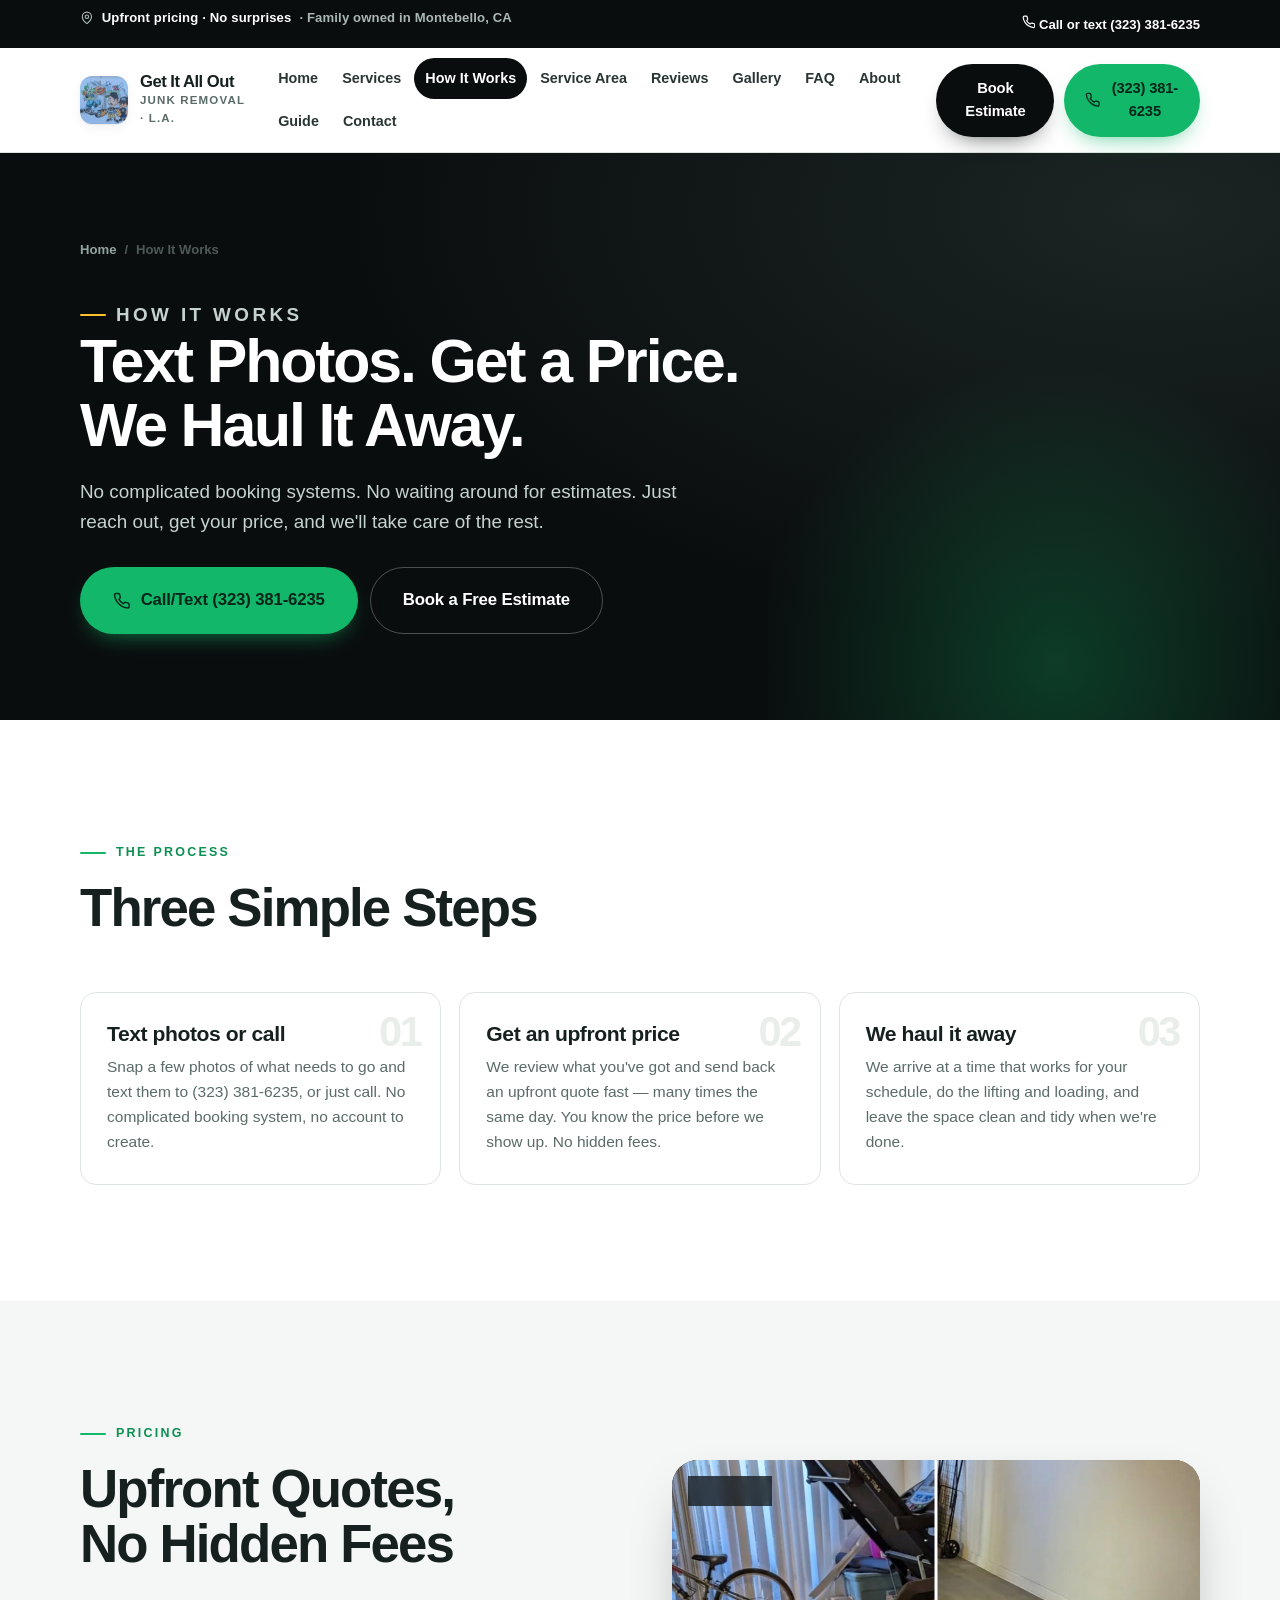
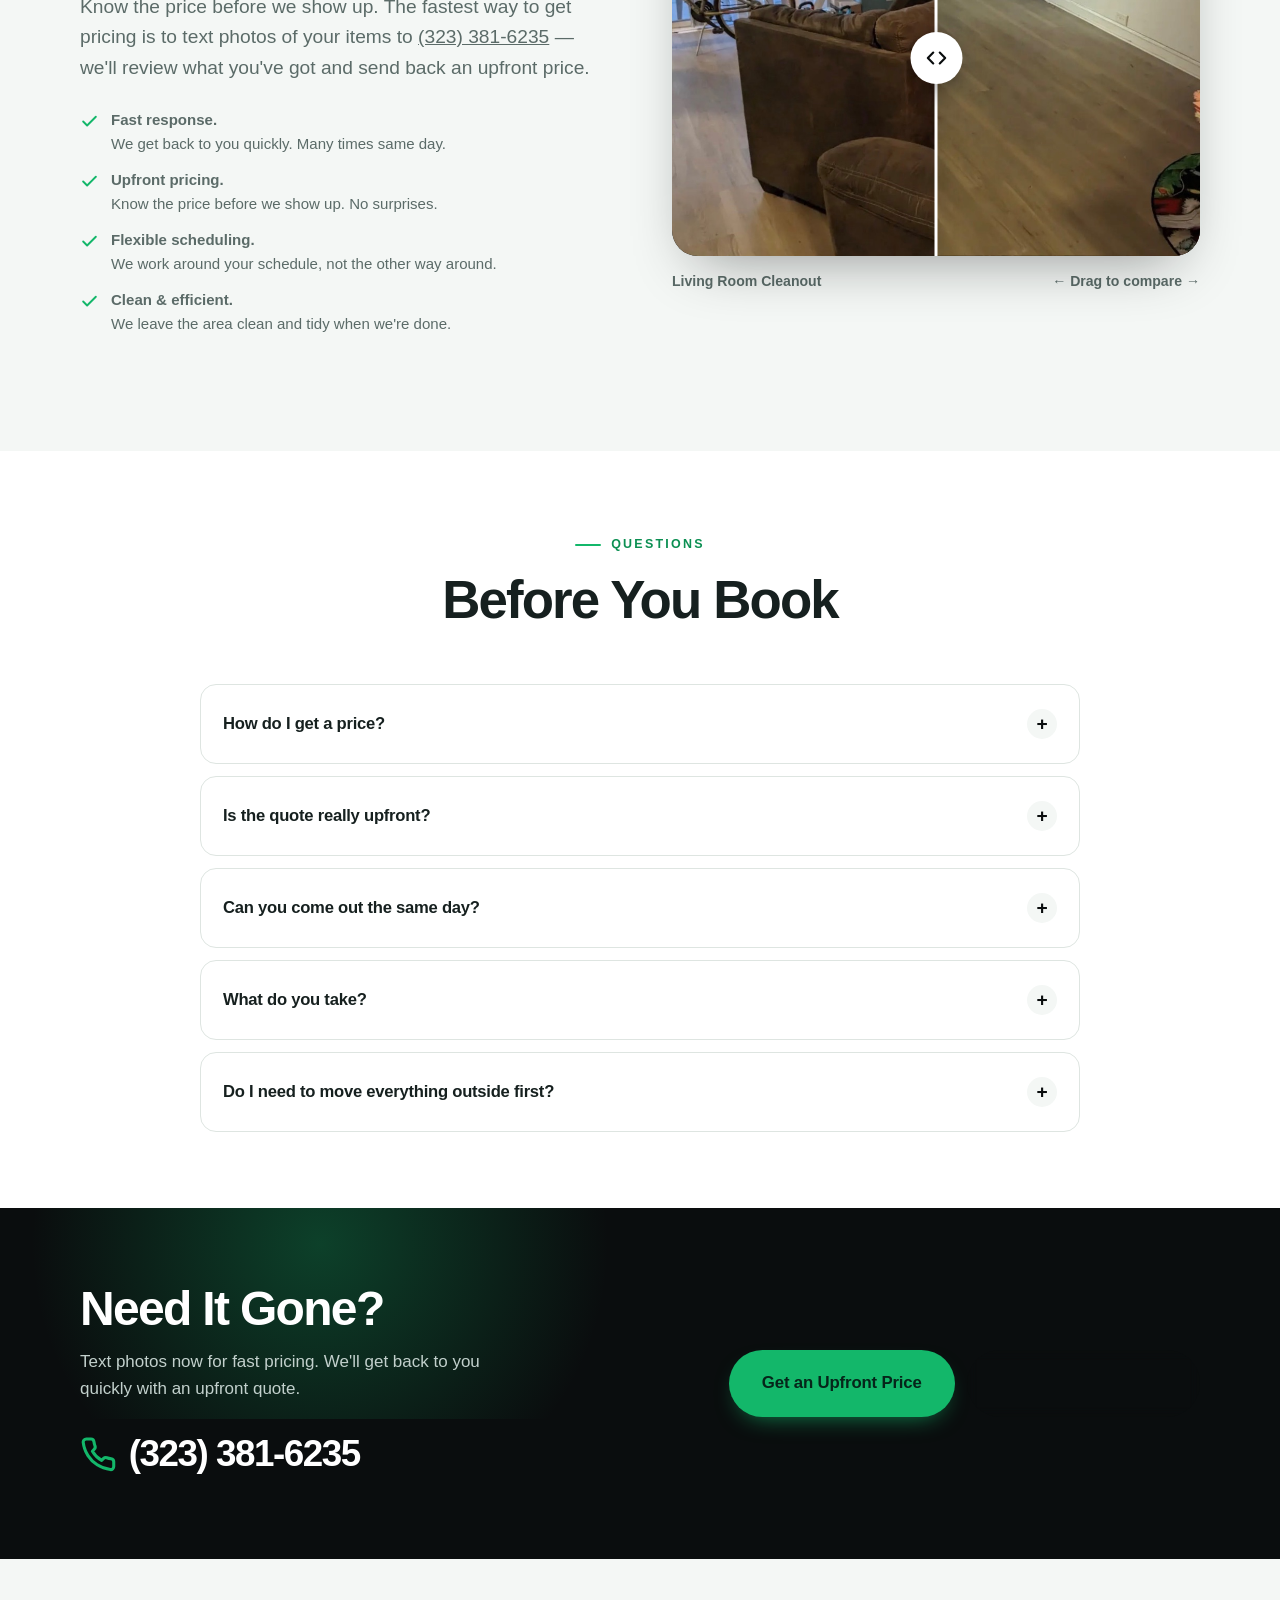
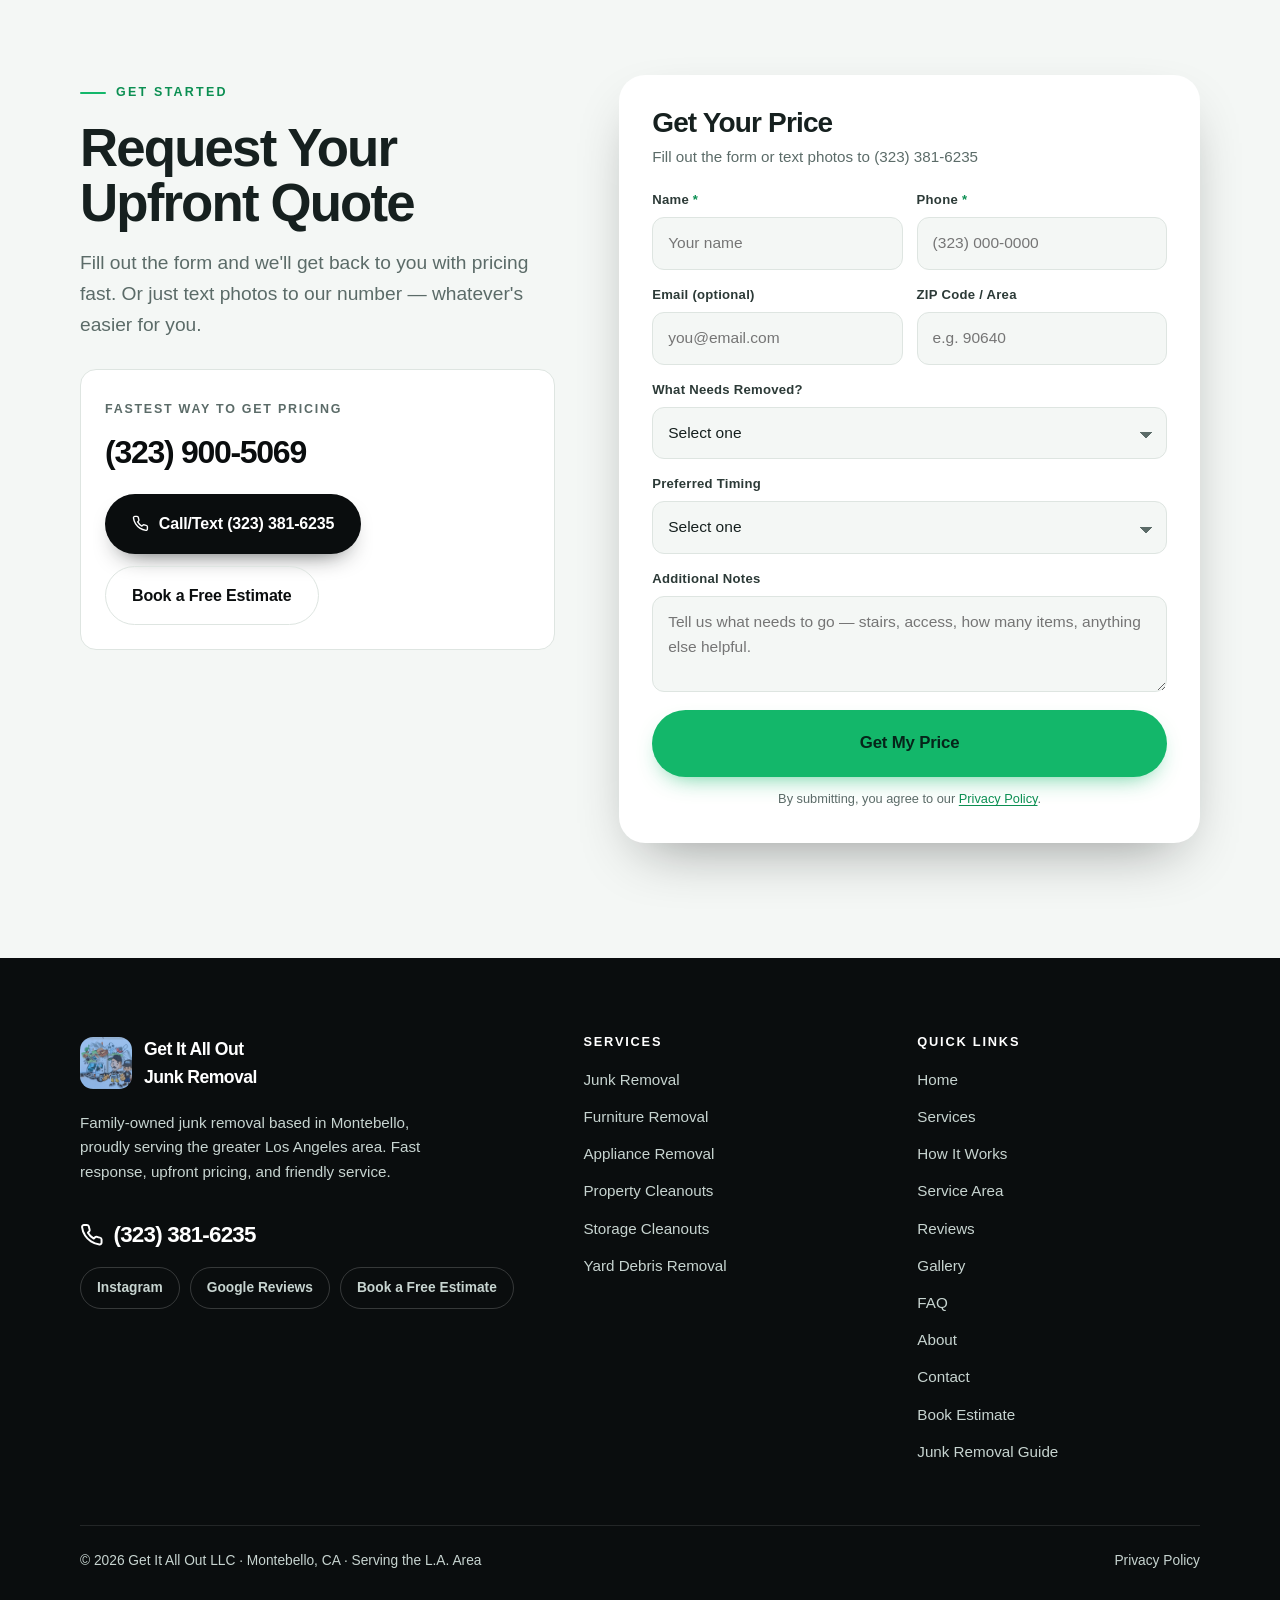
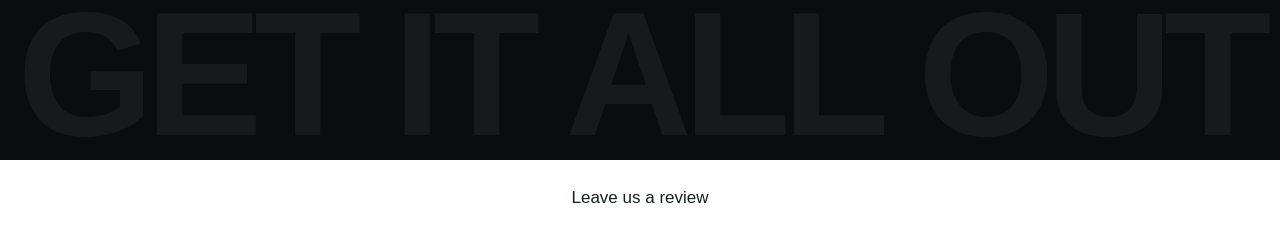
<file: HowItWorks/index.html>
<!DOCTYPE html>
<html lang="en">
<head>
  <meta charset="utf-8">
  <meta name="viewport" content="width=device-width, initial-scale=1">
  <title>How It Works | Get It All Out Junk</title>
  <meta name="description" content="Text photos or call, get an upfront price, and we haul it away. No complicated booking systems and no waiting around for estimates.">
  <meta name="theme-color" content="#0A0D0E">
  <meta name="author" content="Get It All Out LLC">
  <meta property="og:type" content="website">
  <meta property="og:site_name" content="Get It All Out Junk Removal">
  <meta property="og:title" content="How It Works | Get It All Out Junk">
  <meta property="og:description" content="Text photos or call, get an upfront price, and we haul it away. No complicated booking systems and no waiting around for estimates.">
  <meta property="og:image" content="/images/source/01-342e89443-fd9b103b1e5926c5d23c7da8d892de163de7a77faee67c82ac.png">
  <meta name="twitter:card" content="summary_large_image">
  <link rel="icon" href="/favicon.svg" type="image/svg+xml">
  <link rel="apple-touch-icon" href="/images/source/00-4235836e4-3867491998459488829.jpg">
  <link rel="stylesheet" href="/assets/css/styles.css">
</head>
<body>
  <a class="sr-only" href="#main">Skip to main content</a>
  <header class="site-header">
    <div class="header-top">
      <div class="container">
        <p class="header-top__pitch"><svg class="ico" viewBox="0 0 24 24" fill="none" stroke="currentColor" stroke-width="2" stroke-linecap="round" stroke-linejoin="round" aria-hidden="true"><path d="M20 10c0 6-8 12-8 12s-8-6-8-12a8 8 0 0 1 16 0Z"/><circle cx="12" cy="10" r="3"/></svg> <strong>Upfront pricing · No surprises</strong> · Family owned in Montebello, CA</p>
        <div class="header-top__links">
          <a href="tel:3233816235"><svg class="ico" viewBox="0 0 24 24" fill="none" stroke="currentColor" stroke-width="2" stroke-linecap="round" stroke-linejoin="round" aria-hidden="true"><path d="M22 16.9v3a2 2 0 0 1-2.2 2 19.8 19.8 0 0 1-8.6-3.1 19.5 19.5 0 0 1-6-6A19.8 19.8 0 0 1 2.1 4.2A2 2 0 0 1 4.1 2h3a2 2 0 0 1 2 1.7 12.8 12.8 0 0 0 .7 2.8 2 2 0 0 1-.5 2.1L8.1 9.9a16 16 0 0 0 6 6l1.3-1.3a2 2 0 0 1 2.1-.4 12.8 12.8 0 0 0 2.8.7 2 2 0 0 1 1.7 2Z"/></svg> Call or text (323) 381-6235</a>
        </div>
      </div>
    </div>
    <div class="container header-bar">
      <a class="brand" href="/">
        <img src="/images/source/00-4235836e4-3867491998459488829.jpg" alt="Get It All Out Junk Removal logo" width="48" height="48">
        <span>
          <span class="brand__name">Get It All Out</span>
          <span class="brand__sub">Junk Removal · L.A.</span>
        </span>
      </a>
      <nav class="nav" id="site-nav" aria-label="Main navigation">
        <button class="nav-close" type="button" aria-label="Close navigation">&times;</button>
          <a href="/">Home</a>
          <a href="/Services/">Services</a>
          <a href="/HowItWorks/" aria-current="page">How It Works</a>
          <a href="/ServiceArea/">Service Area</a>
          <a href="/Reviews/">Reviews</a>
          <a href="/Gallery/">Gallery</a>
          <a href="/FAQ/">FAQ</a>
          <a href="/About/">About</a>
          <a href="/JunkRemovalGuide/">Guide</a>
          <a href="/Contact/">Contact</a>
        <div class="nav__cta">
          <a class="btn btn--dark" href="/Booking/">Book a Free Estimate</a>
          <a class="btn" href="tel:3233816235"><svg class="ico" viewBox="0 0 24 24" fill="none" stroke="currentColor" stroke-width="2" stroke-linecap="round" stroke-linejoin="round" aria-hidden="true"><path d="M22 16.9v3a2 2 0 0 1-2.2 2 19.8 19.8 0 0 1-8.6-3.1 19.5 19.5 0 0 1-6-6A19.8 19.8 0 0 1 2.1 4.2A2 2 0 0 1 4.1 2h3a2 2 0 0 1 2 1.7 12.8 12.8 0 0 0 .7 2.8 2 2 0 0 1-.5 2.1L8.1 9.9a16 16 0 0 0 6 6l1.3-1.3a2 2 0 0 1 2.1-.4 12.8 12.8 0 0 0 2.8.7 2 2 0 0 1 1.7 2Z"/></svg> Call/Text (323) 381-6235</a>
        </div>
      </nav>
      <div class="nav-backdrop"></div>
      <div class="header-cta">
        <a class="btn btn--dark" href="/Booking/">Book Estimate</a>
        <a class="btn" href="tel:3233816235"><svg class="ico" viewBox="0 0 24 24" fill="none" stroke="currentColor" stroke-width="2" stroke-linecap="round" stroke-linejoin="round" aria-hidden="true"><path d="M22 16.9v3a2 2 0 0 1-2.2 2 19.8 19.8 0 0 1-8.6-3.1 19.5 19.5 0 0 1-6-6A19.8 19.8 0 0 1 2.1 4.2A2 2 0 0 1 4.1 2h3a2 2 0 0 1 2 1.7 12.8 12.8 0 0 0 .7 2.8 2 2 0 0 1-.5 2.1L8.1 9.9a16 16 0 0 0 6 6l1.3-1.3a2 2 0 0 1 2.1-.4 12.8 12.8 0 0 0 2.8.7 2 2 0 0 1 1.7 2Z"/></svg> (323) 381-6235</a>
        <button class="nav-toggle" type="button" aria-expanded="false" aria-controls="site-nav">
          <span></span> Menu
        </button>
      </div>
    </div>
  </header>

  <main id="main">
    <section class="page-hero">
      <div class="container">
        <nav class="crumbs" aria-label="Breadcrumb">
          <a href="/">Home</a> <span>/</span> <span>How It Works</span>
        </nav>
        <div class="page-hero__inner">
          <p class="eyebrow eyebrow--light">How It Works</p>
          <h1>Text Photos. Get a Price.<br>We Haul It Away.</h1>
          <p>No complicated booking systems. No waiting around for estimates. Just reach out, get your price, and we'll take care of the rest.</p>
          <div class="btn-row">
            <a class="btn btn--lg" href="tel:3233816235"><svg class="ico" viewBox="0 0 24 24" fill="none" stroke="currentColor" stroke-width="2" stroke-linecap="round" stroke-linejoin="round" aria-hidden="true"><path d="M22 16.9v3a2 2 0 0 1-2.2 2 19.8 19.8 0 0 1-8.6-3.1 19.5 19.5 0 0 1-6-6A19.8 19.8 0 0 1 2.1 4.2A2 2 0 0 1 4.1 2h3a2 2 0 0 1 2 1.7 12.8 12.8 0 0 0 .7 2.8 2 2 0 0 1-.5 2.1L8.1 9.9a16 16 0 0 0 6 6l1.3-1.3a2 2 0 0 1 2.1-.4 12.8 12.8 0 0 0 2.8.7 2 2 0 0 1 1.7 2Z"/></svg> Call/Text (323) 381-6235</a>
            <a class="btn btn--ghost btn--lg" href="/Booking/">Book a Free Estimate</a>
          </div>
        </div>
      </div>
    </section>
    <section class="section">
      <div class="container">
        <div class="section-head">
          <p class="eyebrow">The Process</p>
          <h2>Three Simple Steps</h2>
        </div>
        <div class="steps">
          <article class="step reveal"><h3>Text photos or call</h3><p>Snap a few photos of what needs to go and text them to (323) 381-6235, or just call. No complicated booking system, no account to create.</p></article>
          <article class="step reveal"><h3>Get an upfront price</h3><p>We review what you've got and send back an upfront quote fast — many times the same day. You know the price before we show up. No hidden fees.</p></article>
          <article class="step reveal"><h3>We haul it away</h3><p>We arrive at a time that works for your schedule, do the lifting and loading, and leave the space clean and tidy when we're done.</p></article>
        </div>
      </div>
    </section>

    <section class="section section--mist">
      <div class="container split">
        <div class="reveal">
          <p class="eyebrow">Pricing</p>
          <h2>Upfront Quotes,<br>No Hidden Fees</h2>
          <p class="lede" style="margin-top:20px">Know the price before we show up. The fastest way to get pricing is to text photos of your items to <a href="tel:3233816235" style="color:inherit;text-decoration:underline">(323) 381-6235</a> — we'll review what you've got and send back an upfront price.</p>
          <ul class="ticklist">
            <li><svg viewBox="0 0 24 24" fill="none" stroke="currentColor" stroke-width="2.4" stroke-linecap="round" stroke-linejoin="round" aria-hidden="true"><path d="M20 6 9 17l-5-5"/></svg><span><strong>Fast response.</strong> We get back to you quickly. Many times same day.</span></li>
            <li><svg viewBox="0 0 24 24" fill="none" stroke="currentColor" stroke-width="2.4" stroke-linecap="round" stroke-linejoin="round" aria-hidden="true"><path d="M20 6 9 17l-5-5"/></svg><span><strong>Upfront pricing.</strong> Know the price before we show up. No surprises.</span></li>
            <li><svg viewBox="0 0 24 24" fill="none" stroke="currentColor" stroke-width="2.4" stroke-linecap="round" stroke-linejoin="round" aria-hidden="true"><path d="M20 6 9 17l-5-5"/></svg><span><strong>Flexible scheduling.</strong> We work around your schedule, not the other way around.</span></li>
            <li><svg viewBox="0 0 24 24" fill="none" stroke="currentColor" stroke-width="2.4" stroke-linecap="round" stroke-linejoin="round" aria-hidden="true"><path d="M20 6 9 17l-5-5"/></svg><span><strong>Clean &amp; efficient.</strong> We leave the area clean and tidy when we're done.</span></li>
          </ul>
        </div>
        <div class="reveal">
          <div class="ba" style="--pos:50%">
            <div class="ba__img"><img src="/images/source/04-8c0961c9e-img-2121.jpg" alt="Living room before a Get It All Out junk removal cleanout — furniture and clutter piled up" loading="lazy"></div>
            <div class="ba__after ba__img"><img src="/images/source/03-f20401c61-img-2122.jpg" alt="Living room after a Get It All Out junk removal cleanout — space emptied and swept clean" loading="lazy"></div>
            <span class="ba__label ba__label--before">Before</span>
            <span class="ba__label ba__label--after">After</span>
            <div class="ba__handle"><svg viewBox="0 0 24 24" fill="none" stroke="currentColor" stroke-width="2" stroke-linecap="round" stroke-linejoin="round" aria-hidden="true"><path d="m9 7-5 5 5 5"/><path d="m15 7 5 5-5 5"/></svg></div>
            <label class="sr-only" for="ba-range">Drag to compare before and after</label>
            <input class="ba__range" id="ba-range" type="range" min="0" max="100" value="50" aria-label="Drag to compare before and after">
          </div>
          <div class="ba__caption"><span>Living Room Cleanout</span><span>&larr; Drag to compare &rarr;</span></div>
        </div>
      </div>
    </section>

    <section class="section section--tight">
      <div class="container">
        <div class="section-head section-head--center">
          <p class="eyebrow">Questions</p>
          <h2>Before You Book</h2>
        </div>
        <div class="faq" style="margin-inline:auto">
          <details><summary>How do I get a price?</summary><p>Text photos of your items to (323) 381-6235 or call us — that's the fastest way to get pricing. You can also fill out the quote form on this site with a few details and we'll come back to you with an upfront price.</p></details>
          <details><summary>Is the quote really upfront?</summary><p>Yes. You know the price before we show up — upfront quotes, no hidden fees. That's the whole point of how we run the business.</p></details>
          <details><summary>Can you come out the same day?</summary><p>Same day availability is often possible. We get back to you quickly — many times same day — and we work around your schedule, not the other way around.</p></details>
          <details><summary>What do you take?</summary><p>Just about everything: furniture like sofas, tables, mattresses and dressers, old appliances and bulky items, garage clutter and old equipment, full storage unit cleanouts, yard debris and branches, general household junk and trash, property cleanouts for homes, rentals and garages, and bulky items that won't fit in the bin.</p></details>
          <details><summary>Do I need to move everything outside first?</summary><p>No. Tell us what needs to go and we handle the lifting and loading. We leave the area clean and tidy when we're done.</p></details>
        </div>
      </div>
    </section>

    <section class="section section--tight cta-band">
      <div class="container cta-band__inner">
        <div>
          <h2>Need It Gone?</h2>
          <p>Text photos now for fast pricing. We'll get back to you quickly with an upfront quote.</p>
          <a class="phone-xl" href="tel:3233816235" style="margin-top:22px"><svg class="ico" viewBox="0 0 24 24" fill="none" stroke="currentColor" stroke-width="2" stroke-linecap="round" stroke-linejoin="round" aria-hidden="true"><path d="M22 16.9v3a2 2 0 0 1-2.2 2 19.8 19.8 0 0 1-8.6-3.1 19.5 19.5 0 0 1-6-6A19.8 19.8 0 0 1 2.1 4.2A2 2 0 0 1 4.1 2h3a2 2 0 0 1 2 1.7 12.8 12.8 0 0 0 .7 2.8 2 2 0 0 1-.5 2.1L8.1 9.9a16 16 0 0 0 6 6l1.3-1.3a2 2 0 0 1 2.1-.4 12.8 12.8 0 0 0 2.8.7 2 2 0 0 1 1.7 2Z"/></svg> (323) 381-6235</a>
        </div>
        <div class="btn-row">
          <a class="btn btn--lg" href="/Contact/">Get an Upfront Price</a>
          <a class="btn btn--ghost btn--lg" href="/Booking/">Book a Free Estimate</a>
        </div>
      </div>
    </section>

    <section class="section quote-section" id="quote">
      <div class="container">
        <div class="alert-sent" role="status">
        <svg width="22" height="22" style="color:#13B76A;margin-top:3px;flex:none" viewBox="0 0 24 24" fill="none" stroke="currentColor" stroke-width="2.4" stroke-linecap="round" stroke-linejoin="round" aria-hidden="true"><path d="M20 6 9 17l-5-5"/></svg>
        <div>
          <strong>Thanks, your message was sent.</strong>
          <p>We'll get back to you with an upfront price fast. Need it sooner? Call or text <a href="tel:3233816235">(323) 381-6235</a>.</p>
        </div>
      </div>
        <div class="quote-section__grid">
          <div class="reveal">
            <p class="eyebrow">Get Started</p>
            <h2>Request Your<br>Upfront Quote</h2>
            <p class="lede" style="margin-top:18px">Fill out the form and we'll get back to you with pricing fast. Or just text photos to our number — whatever's easier for you.</p>
            <div class="fastbox">
              <span class="fastbox__label">Fastest way to get pricing</span>
              <a class="big" href="tel:3239005069">(323) 900-5069</a>
              <div class="btn-row">
                <a class="btn btn--dark" href="tel:3233816235"><svg class="ico" viewBox="0 0 24 24" fill="none" stroke="currentColor" stroke-width="2" stroke-linecap="round" stroke-linejoin="round" aria-hidden="true"><path d="M22 16.9v3a2 2 0 0 1-2.2 2 19.8 19.8 0 0 1-8.6-3.1 19.5 19.5 0 0 1-6-6A19.8 19.8 0 0 1 2.1 4.2A2 2 0 0 1 4.1 2h3a2 2 0 0 1 2 1.7 12.8 12.8 0 0 0 .7 2.8 2 2 0 0 1-.5 2.1L8.1 9.9a16 16 0 0 0 6 6l1.3-1.3a2 2 0 0 1 2.1-.4 12.8 12.8 0 0 0 2.8.7 2 2 0 0 1 1.7 2Z"/></svg> Call/Text (323) 381-6235</a>
                <a class="btn btn--outline" href="/Booking/">Book a Free Estimate</a>
              </div>
            </div>
          </div>
          <div class="reveal">
            <div class="form-card">
        <div class="form-card__head">
          <h2>Get Your Price</h2>
          <p>Fill out the form or text photos to (323) 381-6235</p>
        </div>
        <div class="form-body">
          <form method="POST" action="https://vision.leadrai.com/api/forms/5715522718ffaf05262fbb32a637762d" data-leadr>
            <input type="hidden" name="_form" value="Quote request">
            <input type="hidden" name="_page" value="">
            <input type="text" name="_gotcha" tabindex="-1" autocomplete="off" style="display:none">
            <div class="form-grid">
            <div class="field">
              <label for="f-quote-name">Name <span class="req">*</span></label>
              <input type="text" id="f-quote-name" name="name" required autocomplete="name" placeholder="Your name">
            </div>
            <div class="field">
              <label for="f-quote-phone">Phone <span class="req">*</span></label>
              <input type="tel" id="f-quote-phone" name="phone" required autocomplete="tel" placeholder="(323) 000-0000">
            </div>
            <div class="field">
              <label for="f-quote-email">Email (optional)</label>
              <input type="email" id="f-quote-email" name="email" autocomplete="email" placeholder="you@email.com">
            </div>
            <div class="field">
              <label for="f-quote-zip-code-or-area">ZIP Code / Area</label>
              <input type="text" id="f-quote-zip-code-or-area" name="ZIP code or area" placeholder="e.g. 90640">
            </div>
            <div class="field field--full">
              <label for="f-quote-what-needs-removed">What Needs Removed?</label>
              <select id="f-quote-what-needs-removed" name="What needs removed">
                <option value="">Select one</option>
                <option value="Furniture removal">Furniture removal</option>
                <option value="Appliance removal">Appliance removal</option>
                <option value="Garage junk">Garage junk</option>
                <option value="Storage unit cleanout">Storage unit cleanout</option>
                <option value="Yard debris">Yard debris</option>
                <option value="Household junk">Household junk</option>
                <option value="Property cleanout">Property cleanout</option>
                <option value="Bulky item pickup">Bulky item pickup</option>
                <option value="Something else / not sure">Something else / not sure</option>
              </select>
            </div>
            <div class="field field--full">
              <label for="f-quote-preferred-timing">Preferred Timing</label>
              <select id="f-quote-preferred-timing" name="Preferred timing">
                <option value="">Select one</option>
                <option value="As soon as possible">As soon as possible</option>
                <option value="Same day if available">Same day if available</option>
                <option value="Within a few days">Within a few days</option>
                <option value="This weekend">This weekend</option>
                <option value="Next week">Next week</option>
                <option value="Just getting pricing for now">Just getting pricing for now</option>
              </select>
            </div>
            <div class="field field--full">
              <label for="f-quote-additional-notes">Additional Notes</label>
              <textarea id="f-quote-additional-notes" name="Additional notes" placeholder="Tell us what needs to go — stairs, access, how many items, anything else helpful."></textarea>
            </div>
            </div>
            <div class="form-actions">
              <button class="btn btn--lg btn--block" type="submit">Get My Price</button>
              <p class="form-note">By submitting, you agree to our <a href="/Privacy/">Privacy Policy</a>.</p>
            </div>
          </form>
        </div>
        <div class="form-status" role="status" aria-live="polite"></div>
      </div>
          </div>
        </div>
      </div>
    </section>
  </main>

  <footer class="site-footer">
    <div class="container">
      <div class="footer-grid">
        <div>
          <div class="footer-brand">
            <img src="/images/source/00-4235836e4-3867491998459488829.jpg" alt="Get It All Out Junk Removal logo" width="52" height="52">
            <strong>Get It All Out<br>Junk Removal</strong>
          </div>
          <p>Family-owned junk removal based in Montebello, proudly serving the greater Los Angeles area. Fast response, upfront pricing, and friendly service.</p>
          <a class="footer-phone" href="tel:3233816235"><svg class="ico" viewBox="0 0 24 24" fill="none" stroke="currentColor" stroke-width="2" stroke-linecap="round" stroke-linejoin="round" aria-hidden="true"><path d="M22 16.9v3a2 2 0 0 1-2.2 2 19.8 19.8 0 0 1-8.6-3.1 19.5 19.5 0 0 1-6-6A19.8 19.8 0 0 1 2.1 4.2A2 2 0 0 1 4.1 2h3a2 2 0 0 1 2 1.7 12.8 12.8 0 0 0 .7 2.8 2 2 0 0 1-.5 2.1L8.1 9.9a16 16 0 0 0 6 6l1.3-1.3a2 2 0 0 1 2.1-.4 12.8 12.8 0 0 0 2.8.7 2 2 0 0 1 1.7 2Z"/></svg> (323) 381-6235</a>
          <div class="footer-social">
            <a href="https://www.instagram.com/getitalloutllc" target="_blank" rel="noopener">Instagram</a>
            <a href="https://share.google/wnN1zUw3tu8OWKQQQ" target="_blank" rel="noopener">Google Reviews</a>
            <a href="/Booking/">Book a Free Estimate</a>
          </div>
        </div>
        <div>
          <h4>Services</h4>
          <ul class="footer-links">
          <li><a href="/Services/">Junk Removal</a></li>
          <li><a href="/Services/#furniture">Furniture Removal</a></li>
          <li><a href="/Services/#appliances">Appliance Removal</a></li>
          <li><a href="/Services/#cleanouts">Property Cleanouts</a></li>
          <li><a href="/Services/#storage">Storage Cleanouts</a></li>
          <li><a href="/Services/#yard">Yard Debris Removal</a></li>
          </ul>
        </div>
        <div>
          <h4>Quick Links</h4>
          <ul class="footer-links">
          <li><a href="/">Home</a></li>
          <li><a href="/Services/">Services</a></li>
          <li><a href="/HowItWorks/">How It Works</a></li>
          <li><a href="/ServiceArea/">Service Area</a></li>
          <li><a href="/Reviews/">Reviews</a></li>
          <li><a href="/Gallery/">Gallery</a></li>
          <li><a href="/FAQ/">FAQ</a></li>
          <li><a href="/About/">About</a></li>
          <li><a href="/Contact/">Contact</a></li>
          <li><a href="/Booking/">Book Estimate</a></li>
          <li><a href="/JunkRemovalGuide/">Junk Removal Guide</a></li>
          </ul>
        </div>
      </div>
      <div class="footer-bottom">
        <span>&copy; <span data-year>2026</span> Get It All Out LLC · Montebello, CA · Serving the L.A. Area</span>
        <span><a href="/Privacy/">Privacy Policy</a></span>
      </div>
    </div>
    <div class="wordmark" aria-hidden="true">GET IT ALL OUT</div>
  </footer>

  <div class="callbar">
    <a class="btn btn--dark" href="/Booking/">Book Estimate</a>
    <a class="btn" href="tel:3233816235"><svg class="ico" viewBox="0 0 24 24" fill="none" stroke="currentColor" stroke-width="2" stroke-linecap="round" stroke-linejoin="round" aria-hidden="true"><path d="M22 16.9v3a2 2 0 0 1-2.2 2 19.8 19.8 0 0 1-8.6-3.1 19.5 19.5 0 0 1-6-6A19.8 19.8 0 0 1 2.1 4.2A2 2 0 0 1 4.1 2h3a2 2 0 0 1 2 1.7 12.8 12.8 0 0 0 .7 2.8 2 2 0 0 1-.5 2.1L8.1 9.9a16 16 0 0 0 6 6l1.3-1.3a2 2 0 0 1 2.1-.4 12.8 12.8 0 0 0 2.8.7 2 2 0 0 1 1.7 2Z"/></svg> Call/Text</a>
  </div>

  <script src="/assets/js/main.js" defer></script>
<script src="https://vision.leadrai.com/widget/loader.js" data-lv-widget data-kind="chatbot" data-widget="e979cf3c-0e42-4c9a-8d64-250304d553c1" async></script>
<script defer src="https://static.cloudflareinsights.com/beacon.min.js" data-cf-beacon='{"token": "0a932598fc5b4cc9baf156d875620bd1"}'></script>
<script defer data-lv-track src="https://vision.leadrai.com/api/forms/5715522718ffaf05262fbb32a637762d/t.js"></script>
<p data-lv-review="1" style="text-align:center;margin:24px 0"><a href="/review">Leave us a review</a></p>
</body>
</html>
</file>
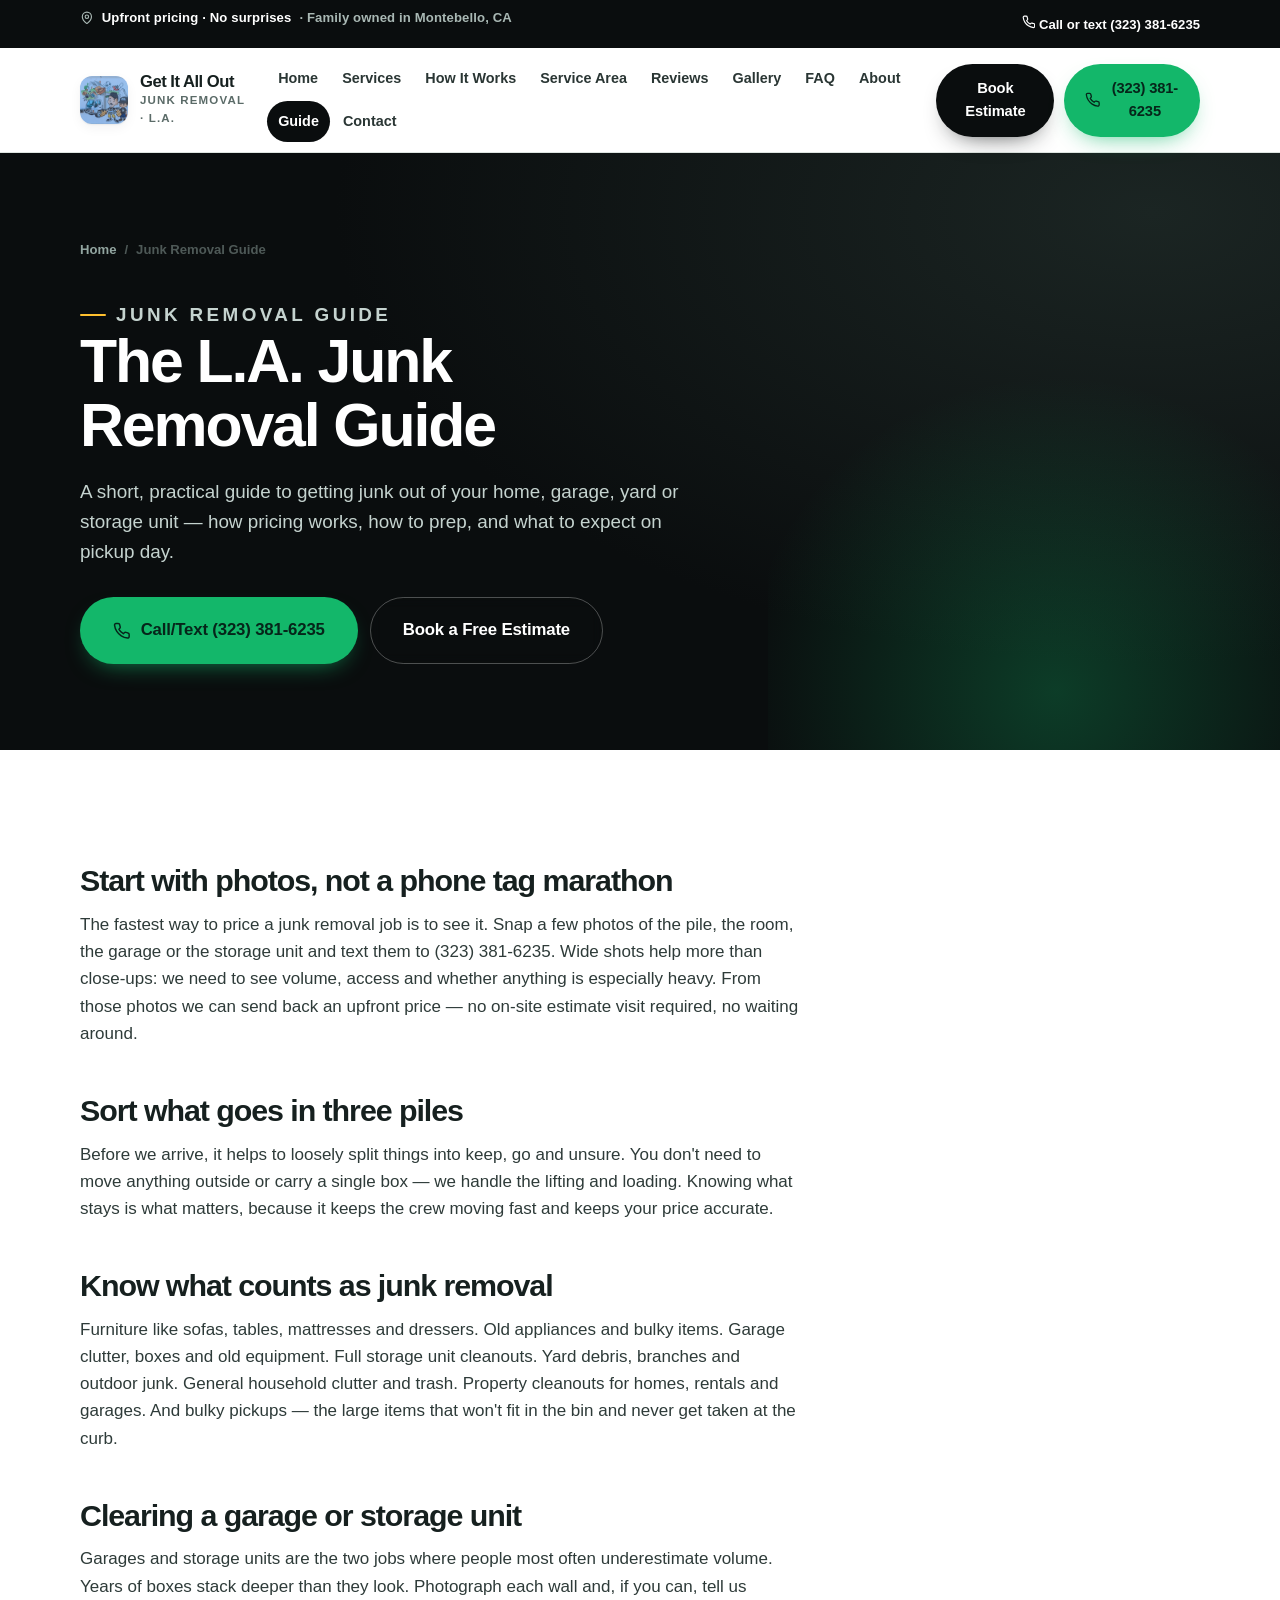
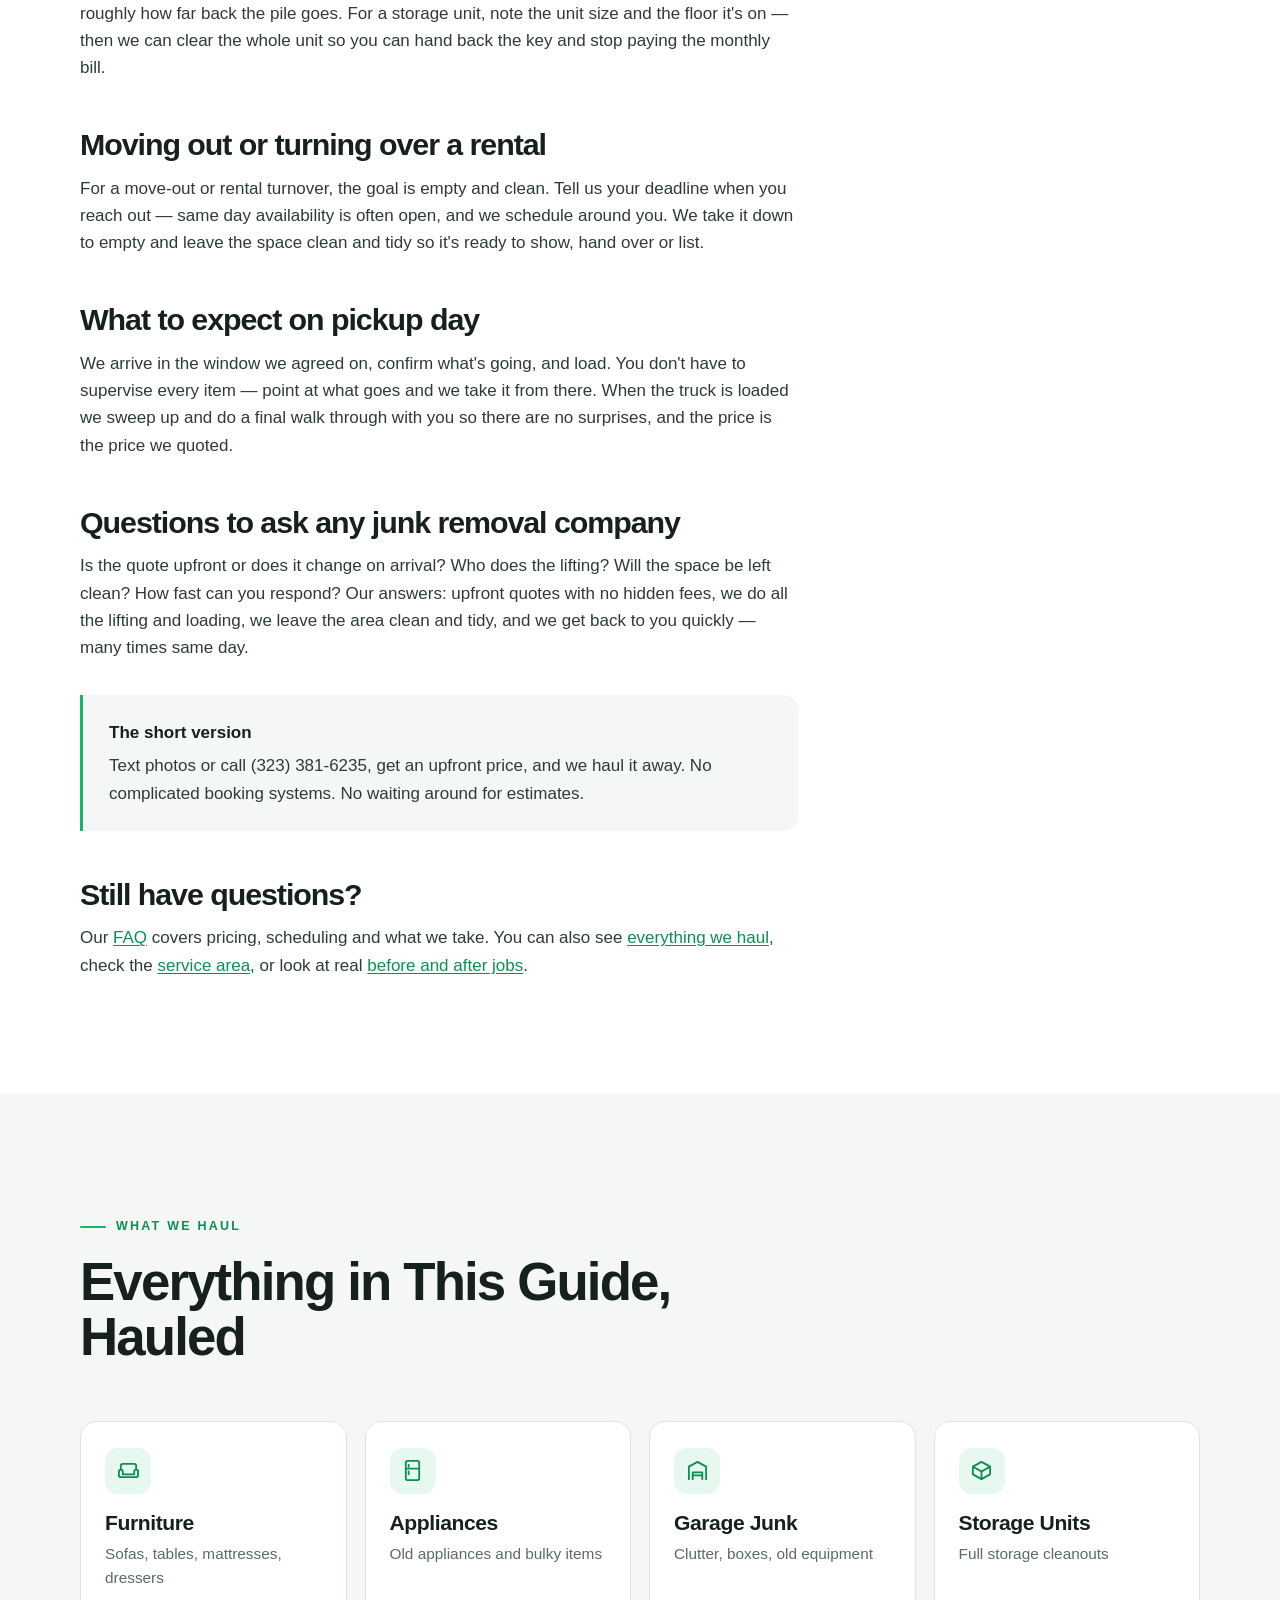
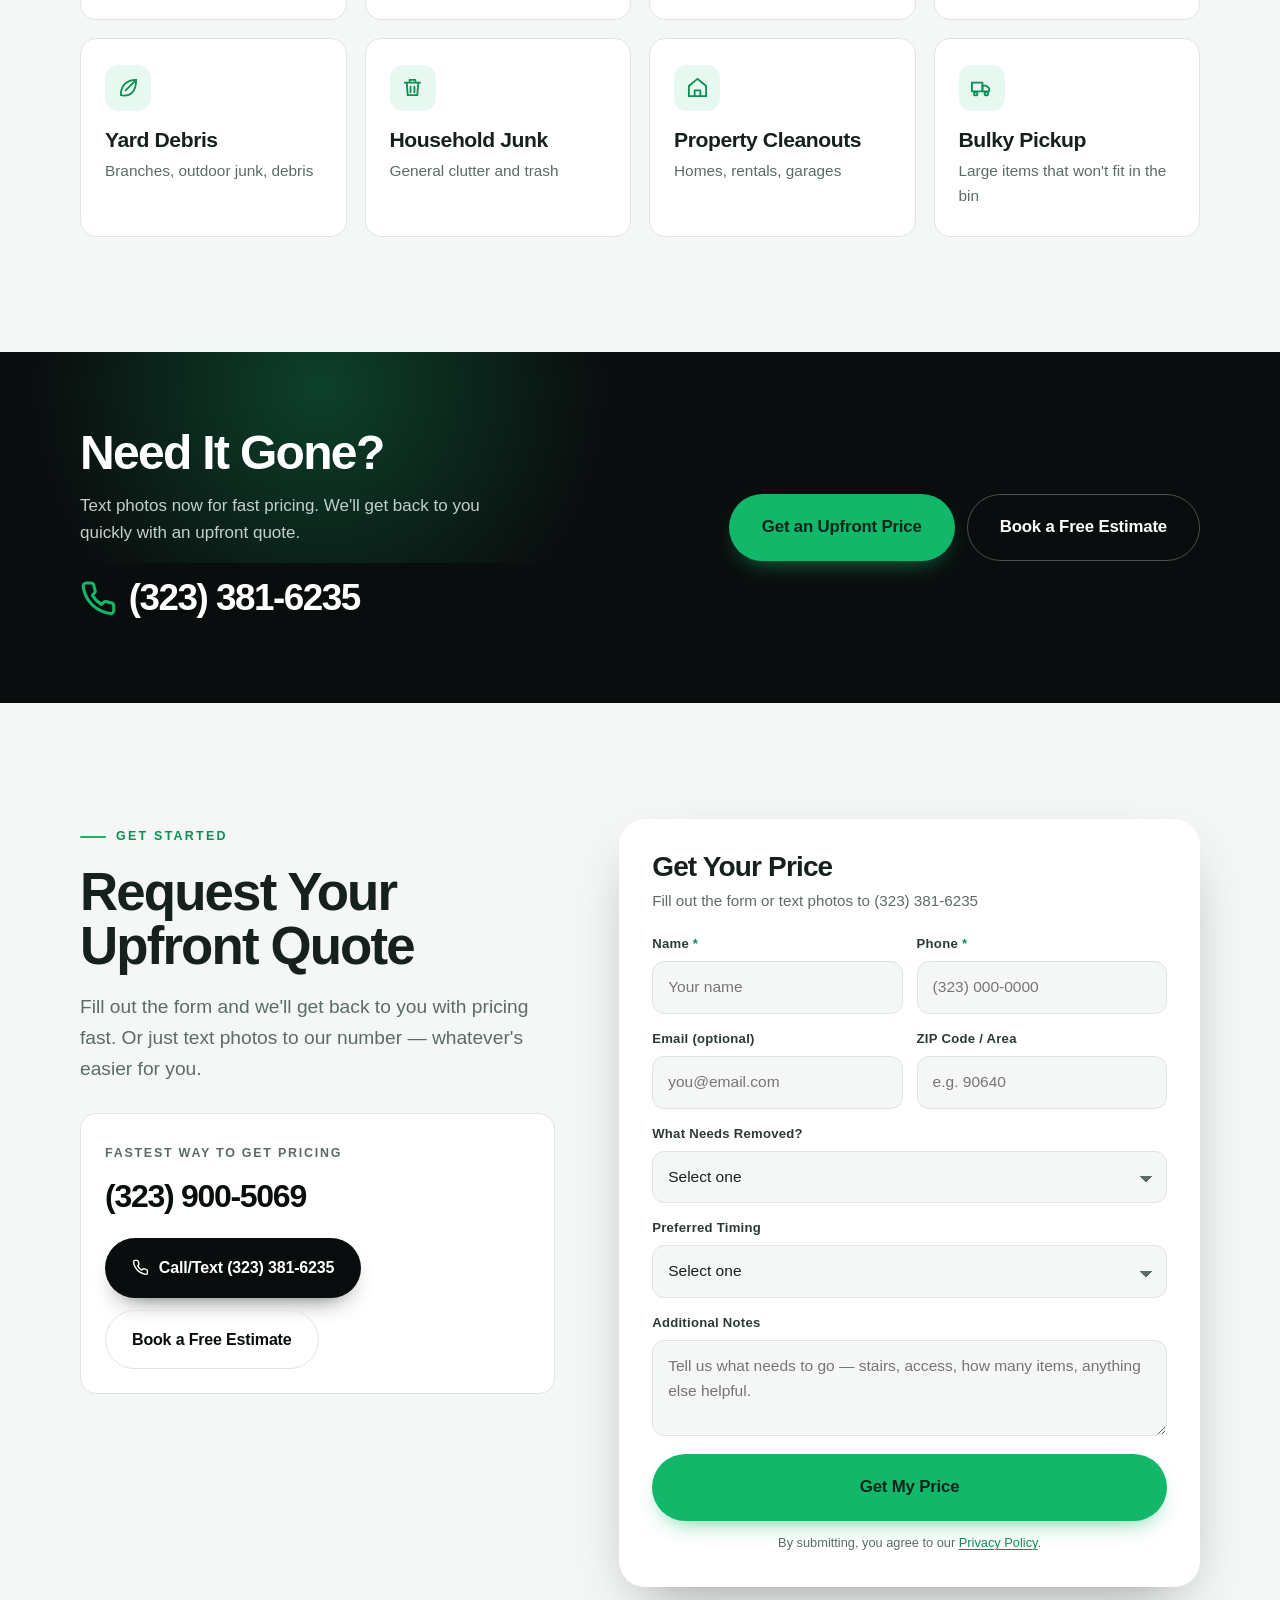
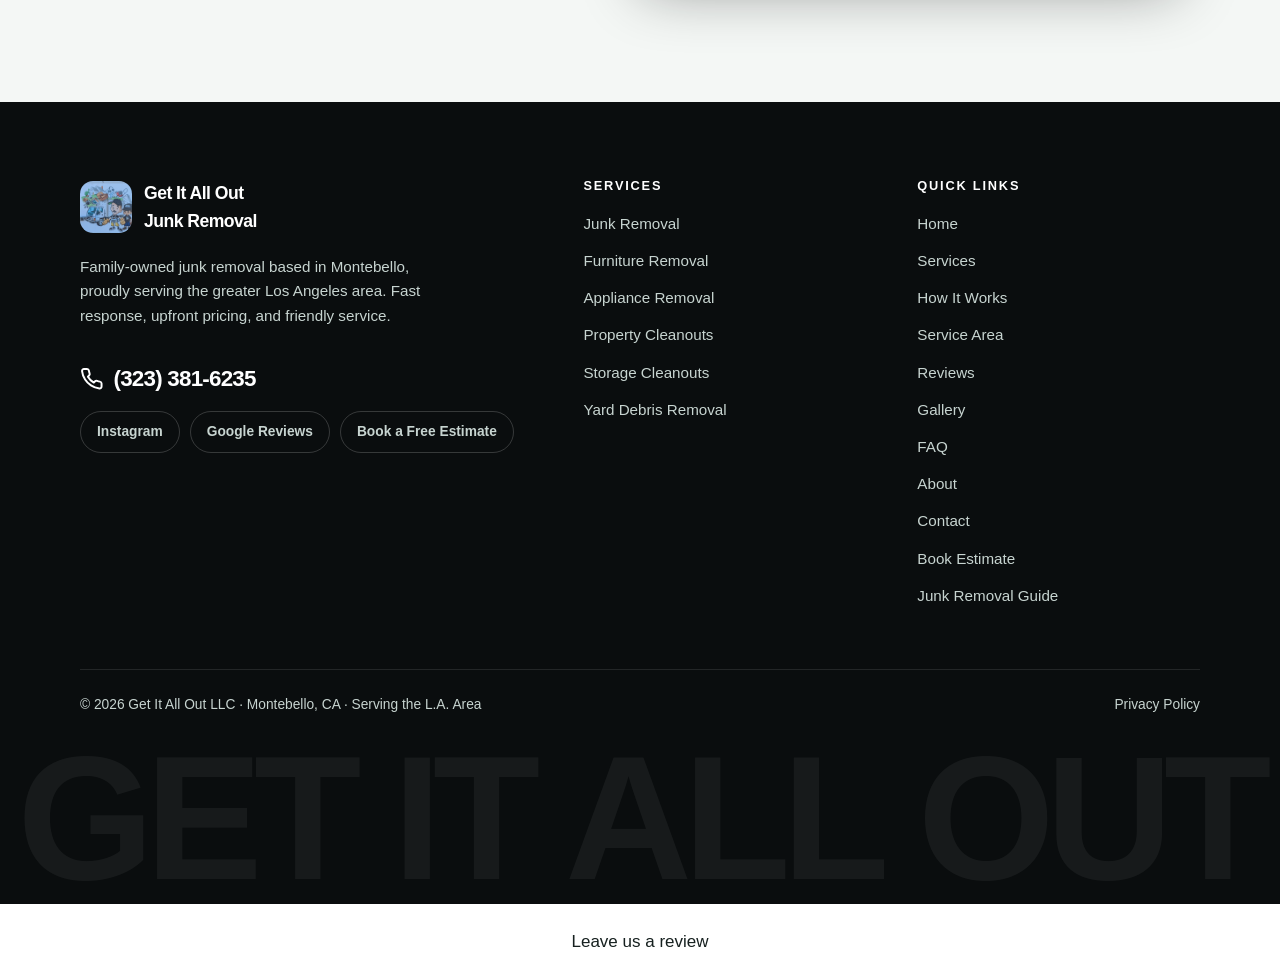
<file: JunkRemovalGuide/index.html>
<!DOCTYPE html>
<html lang="en">
<head>
  <meta charset="utf-8">
  <meta name="viewport" content="width=device-width, initial-scale=1">
  <title>Junk Removal Guide | Get It All Out Junk</title>
  <meta name="description" content="A practical guide to junk removal in Los Angeles: how upfront pricing works, how to prep a garage or storage unit, and what to expect on pickup day.">
  <meta name="theme-color" content="#0A0D0E">
  <meta name="author" content="Get It All Out LLC">
  <meta property="og:type" content="website">
  <meta property="og:site_name" content="Get It All Out Junk Removal">
  <meta property="og:title" content="Junk Removal Guide | Get It All Out Junk">
  <meta property="og:description" content="A practical guide to junk removal in Los Angeles: how upfront pricing works, how to prep a garage or storage unit, and what to expect on pickup day.">
  <meta property="og:image" content="/images/source/01-342e89443-fd9b103b1e5926c5d23c7da8d892de163de7a77faee67c82ac.png">
  <meta name="twitter:card" content="summary_large_image">
  <link rel="icon" href="/favicon.svg" type="image/svg+xml">
  <link rel="apple-touch-icon" href="/images/source/00-4235836e4-3867491998459488829.jpg">
  <link rel="stylesheet" href="/assets/css/styles.css">
</head>
<body>
  <a class="sr-only" href="#main">Skip to main content</a>
  <header class="site-header">
    <div class="header-top">
      <div class="container">
        <p class="header-top__pitch"><svg class="ico" viewBox="0 0 24 24" fill="none" stroke="currentColor" stroke-width="2" stroke-linecap="round" stroke-linejoin="round" aria-hidden="true"><path d="M20 10c0 6-8 12-8 12s-8-6-8-12a8 8 0 0 1 16 0Z"/><circle cx="12" cy="10" r="3"/></svg> <strong>Upfront pricing · No surprises</strong> · Family owned in Montebello, CA</p>
        <div class="header-top__links">
          <a href="tel:3233816235"><svg class="ico" viewBox="0 0 24 24" fill="none" stroke="currentColor" stroke-width="2" stroke-linecap="round" stroke-linejoin="round" aria-hidden="true"><path d="M22 16.9v3a2 2 0 0 1-2.2 2 19.8 19.8 0 0 1-8.6-3.1 19.5 19.5 0 0 1-6-6A19.8 19.8 0 0 1 2.1 4.2A2 2 0 0 1 4.1 2h3a2 2 0 0 1 2 1.7 12.8 12.8 0 0 0 .7 2.8 2 2 0 0 1-.5 2.1L8.1 9.9a16 16 0 0 0 6 6l1.3-1.3a2 2 0 0 1 2.1-.4 12.8 12.8 0 0 0 2.8.7 2 2 0 0 1 1.7 2Z"/></svg> Call or text (323) 381-6235</a>
        </div>
      </div>
    </div>
    <div class="container header-bar">
      <a class="brand" href="/">
        <img src="/images/source/00-4235836e4-3867491998459488829.jpg" alt="Get It All Out Junk Removal logo" width="48" height="48">
        <span>
          <span class="brand__name">Get It All Out</span>
          <span class="brand__sub">Junk Removal · L.A.</span>
        </span>
      </a>
      <nav class="nav" id="site-nav" aria-label="Main navigation">
        <button class="nav-close" type="button" aria-label="Close navigation">&times;</button>
          <a href="/">Home</a>
          <a href="/Services/">Services</a>
          <a href="/HowItWorks/">How It Works</a>
          <a href="/ServiceArea/">Service Area</a>
          <a href="/Reviews/">Reviews</a>
          <a href="/Gallery/">Gallery</a>
          <a href="/FAQ/">FAQ</a>
          <a href="/About/">About</a>
          <a href="/JunkRemovalGuide/" aria-current="page">Guide</a>
          <a href="/Contact/">Contact</a>
        <div class="nav__cta">
          <a class="btn btn--dark" href="/Booking/">Book a Free Estimate</a>
          <a class="btn" href="tel:3233816235"><svg class="ico" viewBox="0 0 24 24" fill="none" stroke="currentColor" stroke-width="2" stroke-linecap="round" stroke-linejoin="round" aria-hidden="true"><path d="M22 16.9v3a2 2 0 0 1-2.2 2 19.8 19.8 0 0 1-8.6-3.1 19.5 19.5 0 0 1-6-6A19.8 19.8 0 0 1 2.1 4.2A2 2 0 0 1 4.1 2h3a2 2 0 0 1 2 1.7 12.8 12.8 0 0 0 .7 2.8 2 2 0 0 1-.5 2.1L8.1 9.9a16 16 0 0 0 6 6l1.3-1.3a2 2 0 0 1 2.1-.4 12.8 12.8 0 0 0 2.8.7 2 2 0 0 1 1.7 2Z"/></svg> Call/Text (323) 381-6235</a>
        </div>
      </nav>
      <div class="nav-backdrop"></div>
      <div class="header-cta">
        <a class="btn btn--dark" href="/Booking/">Book Estimate</a>
        <a class="btn" href="tel:3233816235"><svg class="ico" viewBox="0 0 24 24" fill="none" stroke="currentColor" stroke-width="2" stroke-linecap="round" stroke-linejoin="round" aria-hidden="true"><path d="M22 16.9v3a2 2 0 0 1-2.2 2 19.8 19.8 0 0 1-8.6-3.1 19.5 19.5 0 0 1-6-6A19.8 19.8 0 0 1 2.1 4.2A2 2 0 0 1 4.1 2h3a2 2 0 0 1 2 1.7 12.8 12.8 0 0 0 .7 2.8 2 2 0 0 1-.5 2.1L8.1 9.9a16 16 0 0 0 6 6l1.3-1.3a2 2 0 0 1 2.1-.4 12.8 12.8 0 0 0 2.8.7 2 2 0 0 1 1.7 2Z"/></svg> (323) 381-6235</a>
        <button class="nav-toggle" type="button" aria-expanded="false" aria-controls="site-nav">
          <span></span> Menu
        </button>
      </div>
    </div>
  </header>

  <main id="main">
    <section class="page-hero">
      <div class="container">
        <nav class="crumbs" aria-label="Breadcrumb">
          <a href="/">Home</a> <span>/</span> <span>Junk Removal Guide</span>
        </nav>
        <div class="page-hero__inner">
          <p class="eyebrow eyebrow--light">Junk Removal Guide</p>
          <h1>The L.A. Junk<br>Removal Guide</h1>
          <p>A short, practical guide to getting junk out of your home, garage, yard or storage unit — how pricing works, how to prep, and what to expect on pickup day.</p>
          <div class="btn-row">
            <a class="btn btn--lg" href="tel:3233816235"><svg class="ico" viewBox="0 0 24 24" fill="none" stroke="currentColor" stroke-width="2" stroke-linecap="round" stroke-linejoin="round" aria-hidden="true"><path d="M22 16.9v3a2 2 0 0 1-2.2 2 19.8 19.8 0 0 1-8.6-3.1 19.5 19.5 0 0 1-6-6A19.8 19.8 0 0 1 2.1 4.2A2 2 0 0 1 4.1 2h3a2 2 0 0 1 2 1.7 12.8 12.8 0 0 0 .7 2.8 2 2 0 0 1-.5 2.1L8.1 9.9a16 16 0 0 0 6 6l1.3-1.3a2 2 0 0 1 2.1-.4 12.8 12.8 0 0 0 2.8.7 2 2 0 0 1 1.7 2Z"/></svg> Call/Text (323) 381-6235</a>
            <a class="btn btn--ghost btn--lg" href="/Booking/">Book a Free Estimate</a>
          </div>
        </div>
      </div>
    </section>
    <section class="section">
      <div class="container" style="display:grid;grid-template-columns:minmax(0,1fr);gap:40px">
        <div class="prose reveal">
        <h2>Start with photos, not a phone tag marathon</h2>
        <p>The fastest way to price a junk removal job is to see it. Snap a few photos of the pile, the room, the garage or the storage unit and text them to (323) 381-6235. Wide shots help more than close-ups: we need to see volume, access and whether anything is especially heavy. From those photos we can send back an upfront price — no on-site estimate visit required, no waiting around.</p>
        <h2>Sort what goes in three piles</h2>
        <p>Before we arrive, it helps to loosely split things into keep, go and unsure. You don't need to move anything outside or carry a single box — we handle the lifting and loading. Knowing what stays is what matters, because it keeps the crew moving fast and keeps your price accurate.</p>
        <h2>Know what counts as junk removal</h2>
        <p>Furniture like sofas, tables, mattresses and dressers. Old appliances and bulky items. Garage clutter, boxes and old equipment. Full storage unit cleanouts. Yard debris, branches and outdoor junk. General household clutter and trash. Property cleanouts for homes, rentals and garages. And bulky pickups — the large items that won't fit in the bin and never get taken at the curb.</p>
        <h2>Clearing a garage or storage unit</h2>
        <p>Garages and storage units are the two jobs where people most often underestimate volume. Years of boxes stack deeper than they look. Photograph each wall and, if you can, tell us roughly how far back the pile goes. For a storage unit, note the unit size and the floor it's on — then we can clear the whole unit so you can hand back the key and stop paying the monthly bill.</p>
        <h2>Moving out or turning over a rental</h2>
        <p>For a move-out or rental turnover, the goal is empty and clean. Tell us your deadline when you reach out — same day availability is often open, and we schedule around you. We take it down to empty and leave the space clean and tidy so it's ready to show, hand over or list.</p>
        <h2>What to expect on pickup day</h2>
        <p>We arrive in the window we agreed on, confirm what's going, and load. You don't have to supervise every item — point at what goes and we take it from there. When the truck is loaded we sweep up and do a final walk through with you so there are no surprises, and the price is the price we quoted.</p>
        <h2>Questions to ask any junk removal company</h2>
        <p>Is the quote upfront or does it change on arrival? Who does the lifting? Will the space be left clean? How fast can you respond? Our answers: upfront quotes with no hidden fees, we do all the lifting and loading, we leave the area clean and tidy, and we get back to you quickly — many times same day.</p>
        <div class="callout">
          <strong>The short version</strong>
          <p>Text photos or call (323) 381-6235, get an upfront price, and we haul it away. No complicated booking systems. No waiting around for estimates.</p>
        </div>
        <h2>Still have questions?</h2>
        <p>Our <a href="/FAQ/">FAQ</a> covers pricing, scheduling and what we take. You can also see <a href="/Services/">everything we haul</a>, check the <a href="/ServiceArea/">service area</a>, or look at real <a href="/Gallery/">before and after jobs</a>.</p>
        </div>
      </div>
    </section>

    <section class="section section--mist">
      <div class="container">
        <div class="section-head">
          <p class="eyebrow">What We Haul</p>
          <h2>Everything in This Guide, Hauled</h2>
        </div>
        <div class="grid grid--4">
          <article class="card reveal" id="furniture">
            <div class="card__icon"><svg viewBox="0 0 24 24" fill="none" stroke="currentColor" stroke-width="1.9" stroke-linecap="round" stroke-linejoin="round" aria-hidden="true"><path d="M4 11V7a2 2 0 0 1 2-2h12a2 2 0 0 1 2 2v4"/><path d="M2 13a2 2 0 0 1 4 0v3h12v-3a2 2 0 0 1 4 0v4a2 2 0 0 1-2 2H4a2 2 0 0 1-2-2Z"/></svg></div>
            <h3>Furniture</h3>
            <p>Sofas, tables, mattresses, dressers</p>
          </article>
          <article class="card reveal" id="appliances">
            <div class="card__icon"><svg viewBox="0 0 24 24" fill="none" stroke="currentColor" stroke-width="1.9" stroke-linecap="round" stroke-linejoin="round" aria-hidden="true"><rect x="5" y="2" width="14" height="20" rx="2"/><path d="M5 10h14M8 6v2M8 13v3"/></svg></div>
            <h3>Appliances</h3>
            <p>Old appliances and bulky items</p>
          </article>
          <article class="card reveal" id="garage">
            <div class="card__icon"><svg viewBox="0 0 24 24" fill="none" stroke="currentColor" stroke-width="1.9" stroke-linecap="round" stroke-linejoin="round" aria-hidden="true"><path d="M3 21V8l9-5 9 5v13"/><path d="M7 21v-7h10v7"/><path d="M7 17h10"/></svg></div>
            <h3>Garage Junk</h3>
            <p>Clutter, boxes, old equipment</p>
          </article>
          <article class="card reveal" id="storage">
            <div class="card__icon"><svg viewBox="0 0 24 24" fill="none" stroke="currentColor" stroke-width="1.9" stroke-linecap="round" stroke-linejoin="round" aria-hidden="true"><path d="M3 8 12 3l9 5v8l-9 5-9-5Z"/><path d="M3 8l9 5 9-5"/><path d="M12 13v8"/></svg></div>
            <h3>Storage Units</h3>
            <p>Full storage cleanouts</p>
          </article>
          <article class="card reveal" id="yard">
            <div class="card__icon"><svg viewBox="0 0 24 24" fill="none" stroke="currentColor" stroke-width="1.9" stroke-linecap="round" stroke-linejoin="round" aria-hidden="true"><path d="M4 20c10 2 16-4 16-16C10 4 4 10 4 20Z"/><path d="M9 15 20 4"/></svg></div>
            <h3>Yard Debris</h3>
            <p>Branches, outdoor junk, debris</p>
          </article>
          <article class="card reveal" id="household">
            <div class="card__icon"><svg viewBox="0 0 24 24" fill="none" stroke="currentColor" stroke-width="1.9" stroke-linecap="round" stroke-linejoin="round" aria-hidden="true"><path d="M4 7h16M9 7V4h6v3"/><path d="M6 7l1 13h10l1-13"/><path d="M10 11v6M14 11v6"/></svg></div>
            <h3>Household Junk</h3>
            <p>General clutter and trash</p>
          </article>
          <article class="card reveal" id="cleanouts">
            <div class="card__icon"><svg viewBox="0 0 24 24" fill="none" stroke="currentColor" stroke-width="1.9" stroke-linecap="round" stroke-linejoin="round" aria-hidden="true"><path d="M3 10.5 12 3l9 7.5V21H3Z"/><path d="M9 21v-6h6v6"/></svg></div>
            <h3>Property Cleanouts</h3>
            <p>Homes, rentals, garages</p>
          </article>
          <article class="card reveal" id="bulky">
            <div class="card__icon"><svg viewBox="0 0 24 24" fill="none" stroke="currentColor" stroke-width="1.9" stroke-linecap="round" stroke-linejoin="round" aria-hidden="true"><path d="M2 7h11v9H2Z"/><path d="M13 10h4l3 3v3h-7Z"/><circle cx="6" cy="18.5" r="1.8"/><circle cx="17" cy="18.5" r="1.8"/></svg></div>
            <h3>Bulky Pickup</h3>
            <p>Large items that won't fit in the bin</p>
          </article>
        </div>
      </div>
    </section>

    <section class="section section--tight cta-band">
      <div class="container cta-band__inner">
        <div>
          <h2>Need It Gone?</h2>
          <p>Text photos now for fast pricing. We'll get back to you quickly with an upfront quote.</p>
          <a class="phone-xl" href="tel:3233816235" style="margin-top:22px"><svg class="ico" viewBox="0 0 24 24" fill="none" stroke="currentColor" stroke-width="2" stroke-linecap="round" stroke-linejoin="round" aria-hidden="true"><path d="M22 16.9v3a2 2 0 0 1-2.2 2 19.8 19.8 0 0 1-8.6-3.1 19.5 19.5 0 0 1-6-6A19.8 19.8 0 0 1 2.1 4.2A2 2 0 0 1 4.1 2h3a2 2 0 0 1 2 1.7 12.8 12.8 0 0 0 .7 2.8 2 2 0 0 1-.5 2.1L8.1 9.9a16 16 0 0 0 6 6l1.3-1.3a2 2 0 0 1 2.1-.4 12.8 12.8 0 0 0 2.8.7 2 2 0 0 1 1.7 2Z"/></svg> (323) 381-6235</a>
        </div>
        <div class="btn-row">
          <a class="btn btn--lg" href="/Contact/">Get an Upfront Price</a>
          <a class="btn btn--ghost btn--lg" href="/Booking/">Book a Free Estimate</a>
        </div>
      </div>
    </section>

    <section class="section quote-section" id="quote">
      <div class="container">
        <div class="alert-sent" role="status">
        <svg width="22" height="22" style="color:#13B76A;margin-top:3px;flex:none" viewBox="0 0 24 24" fill="none" stroke="currentColor" stroke-width="2.4" stroke-linecap="round" stroke-linejoin="round" aria-hidden="true"><path d="M20 6 9 17l-5-5"/></svg>
        <div>
          <strong>Thanks, your message was sent.</strong>
          <p>We'll get back to you with an upfront price fast. Need it sooner? Call or text <a href="tel:3233816235">(323) 381-6235</a>.</p>
        </div>
      </div>
        <div class="quote-section__grid">
          <div class="reveal">
            <p class="eyebrow">Get Started</p>
            <h2>Request Your<br>Upfront Quote</h2>
            <p class="lede" style="margin-top:18px">Fill out the form and we'll get back to you with pricing fast. Or just text photos to our number — whatever's easier for you.</p>
            <div class="fastbox">
              <span class="fastbox__label">Fastest way to get pricing</span>
              <a class="big" href="tel:3239005069">(323) 900-5069</a>
              <div class="btn-row">
                <a class="btn btn--dark" href="tel:3233816235"><svg class="ico" viewBox="0 0 24 24" fill="none" stroke="currentColor" stroke-width="2" stroke-linecap="round" stroke-linejoin="round" aria-hidden="true"><path d="M22 16.9v3a2 2 0 0 1-2.2 2 19.8 19.8 0 0 1-8.6-3.1 19.5 19.5 0 0 1-6-6A19.8 19.8 0 0 1 2.1 4.2A2 2 0 0 1 4.1 2h3a2 2 0 0 1 2 1.7 12.8 12.8 0 0 0 .7 2.8 2 2 0 0 1-.5 2.1L8.1 9.9a16 16 0 0 0 6 6l1.3-1.3a2 2 0 0 1 2.1-.4 12.8 12.8 0 0 0 2.8.7 2 2 0 0 1 1.7 2Z"/></svg> Call/Text (323) 381-6235</a>
                <a class="btn btn--outline" href="/Booking/">Book a Free Estimate</a>
              </div>
            </div>
          </div>
          <div class="reveal">
            <div class="form-card">
        <div class="form-card__head">
          <h2>Get Your Price</h2>
          <p>Fill out the form or text photos to (323) 381-6235</p>
        </div>
        <div class="form-body">
          <form method="POST" action="https://vision.leadrai.com/api/forms/5715522718ffaf05262fbb32a637762d" data-leadr>
            <input type="hidden" name="_form" value="Quote request">
            <input type="hidden" name="_page" value="">
            <input type="text" name="_gotcha" tabindex="-1" autocomplete="off" style="display:none">
            <div class="form-grid">
            <div class="field">
              <label for="f-quote-name">Name <span class="req">*</span></label>
              <input type="text" id="f-quote-name" name="name" required autocomplete="name" placeholder="Your name">
            </div>
            <div class="field">
              <label for="f-quote-phone">Phone <span class="req">*</span></label>
              <input type="tel" id="f-quote-phone" name="phone" required autocomplete="tel" placeholder="(323) 000-0000">
            </div>
            <div class="field">
              <label for="f-quote-email">Email (optional)</label>
              <input type="email" id="f-quote-email" name="email" autocomplete="email" placeholder="you@email.com">
            </div>
            <div class="field">
              <label for="f-quote-zip-code-or-area">ZIP Code / Area</label>
              <input type="text" id="f-quote-zip-code-or-area" name="ZIP code or area" placeholder="e.g. 90640">
            </div>
            <div class="field field--full">
              <label for="f-quote-what-needs-removed">What Needs Removed?</label>
              <select id="f-quote-what-needs-removed" name="What needs removed">
                <option value="">Select one</option>
                <option value="Furniture removal">Furniture removal</option>
                <option value="Appliance removal">Appliance removal</option>
                <option value="Garage junk">Garage junk</option>
                <option value="Storage unit cleanout">Storage unit cleanout</option>
                <option value="Yard debris">Yard debris</option>
                <option value="Household junk">Household junk</option>
                <option value="Property cleanout">Property cleanout</option>
                <option value="Bulky item pickup">Bulky item pickup</option>
                <option value="Something else / not sure">Something else / not sure</option>
              </select>
            </div>
            <div class="field field--full">
              <label for="f-quote-preferred-timing">Preferred Timing</label>
              <select id="f-quote-preferred-timing" name="Preferred timing">
                <option value="">Select one</option>
                <option value="As soon as possible">As soon as possible</option>
                <option value="Same day if available">Same day if available</option>
                <option value="Within a few days">Within a few days</option>
                <option value="This weekend">This weekend</option>
                <option value="Next week">Next week</option>
                <option value="Just getting pricing for now">Just getting pricing for now</option>
              </select>
            </div>
            <div class="field field--full">
              <label for="f-quote-additional-notes">Additional Notes</label>
              <textarea id="f-quote-additional-notes" name="Additional notes" placeholder="Tell us what needs to go — stairs, access, how many items, anything else helpful."></textarea>
            </div>
            </div>
            <div class="form-actions">
              <button class="btn btn--lg btn--block" type="submit">Get My Price</button>
              <p class="form-note">By submitting, you agree to our <a href="/Privacy/">Privacy Policy</a>.</p>
            </div>
          </form>
        </div>
        <div class="form-status" role="status" aria-live="polite"></div>
      </div>
          </div>
        </div>
      </div>
    </section>
  </main>

  <footer class="site-footer">
    <div class="container">
      <div class="footer-grid">
        <div>
          <div class="footer-brand">
            <img src="/images/source/00-4235836e4-3867491998459488829.jpg" alt="Get It All Out Junk Removal logo" width="52" height="52">
            <strong>Get It All Out<br>Junk Removal</strong>
          </div>
          <p>Family-owned junk removal based in Montebello, proudly serving the greater Los Angeles area. Fast response, upfront pricing, and friendly service.</p>
          <a class="footer-phone" href="tel:3233816235"><svg class="ico" viewBox="0 0 24 24" fill="none" stroke="currentColor" stroke-width="2" stroke-linecap="round" stroke-linejoin="round" aria-hidden="true"><path d="M22 16.9v3a2 2 0 0 1-2.2 2 19.8 19.8 0 0 1-8.6-3.1 19.5 19.5 0 0 1-6-6A19.8 19.8 0 0 1 2.1 4.2A2 2 0 0 1 4.1 2h3a2 2 0 0 1 2 1.7 12.8 12.8 0 0 0 .7 2.8 2 2 0 0 1-.5 2.1L8.1 9.9a16 16 0 0 0 6 6l1.3-1.3a2 2 0 0 1 2.1-.4 12.8 12.8 0 0 0 2.8.7 2 2 0 0 1 1.7 2Z"/></svg> (323) 381-6235</a>
          <div class="footer-social">
            <a href="https://www.instagram.com/getitalloutllc" target="_blank" rel="noopener">Instagram</a>
            <a href="https://share.google/wnN1zUw3tu8OWKQQQ" target="_blank" rel="noopener">Google Reviews</a>
            <a href="/Booking/">Book a Free Estimate</a>
          </div>
        </div>
        <div>
          <h4>Services</h4>
          <ul class="footer-links">
          <li><a href="/Services/">Junk Removal</a></li>
          <li><a href="/Services/#furniture">Furniture Removal</a></li>
          <li><a href="/Services/#appliances">Appliance Removal</a></li>
          <li><a href="/Services/#cleanouts">Property Cleanouts</a></li>
          <li><a href="/Services/#storage">Storage Cleanouts</a></li>
          <li><a href="/Services/#yard">Yard Debris Removal</a></li>
          </ul>
        </div>
        <div>
          <h4>Quick Links</h4>
          <ul class="footer-links">
          <li><a href="/">Home</a></li>
          <li><a href="/Services/">Services</a></li>
          <li><a href="/HowItWorks/">How It Works</a></li>
          <li><a href="/ServiceArea/">Service Area</a></li>
          <li><a href="/Reviews/">Reviews</a></li>
          <li><a href="/Gallery/">Gallery</a></li>
          <li><a href="/FAQ/">FAQ</a></li>
          <li><a href="/About/">About</a></li>
          <li><a href="/Contact/">Contact</a></li>
          <li><a href="/Booking/">Book Estimate</a></li>
          <li><a href="/JunkRemovalGuide/">Junk Removal Guide</a></li>
          </ul>
        </div>
      </div>
      <div class="footer-bottom">
        <span>&copy; <span data-year>2026</span> Get It All Out LLC · Montebello, CA · Serving the L.A. Area</span>
        <span><a href="/Privacy/">Privacy Policy</a></span>
      </div>
    </div>
    <div class="wordmark" aria-hidden="true">GET IT ALL OUT</div>
  </footer>

  <div class="callbar">
    <a class="btn btn--dark" href="/Booking/">Book Estimate</a>
    <a class="btn" href="tel:3233816235"><svg class="ico" viewBox="0 0 24 24" fill="none" stroke="currentColor" stroke-width="2" stroke-linecap="round" stroke-linejoin="round" aria-hidden="true"><path d="M22 16.9v3a2 2 0 0 1-2.2 2 19.8 19.8 0 0 1-8.6-3.1 19.5 19.5 0 0 1-6-6A19.8 19.8 0 0 1 2.1 4.2A2 2 0 0 1 4.1 2h3a2 2 0 0 1 2 1.7 12.8 12.8 0 0 0 .7 2.8 2 2 0 0 1-.5 2.1L8.1 9.9a16 16 0 0 0 6 6l1.3-1.3a2 2 0 0 1 2.1-.4 12.8 12.8 0 0 0 2.8.7 2 2 0 0 1 1.7 2Z"/></svg> Call/Text</a>
  </div>

  <script src="/assets/js/main.js" defer></script>
<script src="https://vision.leadrai.com/widget/loader.js" data-lv-widget data-kind="chatbot" data-widget="e979cf3c-0e42-4c9a-8d64-250304d553c1" async></script>
<script defer src="https://static.cloudflareinsights.com/beacon.min.js" data-cf-beacon='{"token": "0a932598fc5b4cc9baf156d875620bd1"}'></script>
<script defer data-lv-track src="https://vision.leadrai.com/api/forms/5715522718ffaf05262fbb32a637762d/t.js"></script>
<p data-lv-review="1" style="text-align:center;margin:24px 0"><a href="/review">Leave us a review</a></p>
</body>
</html>
</file>
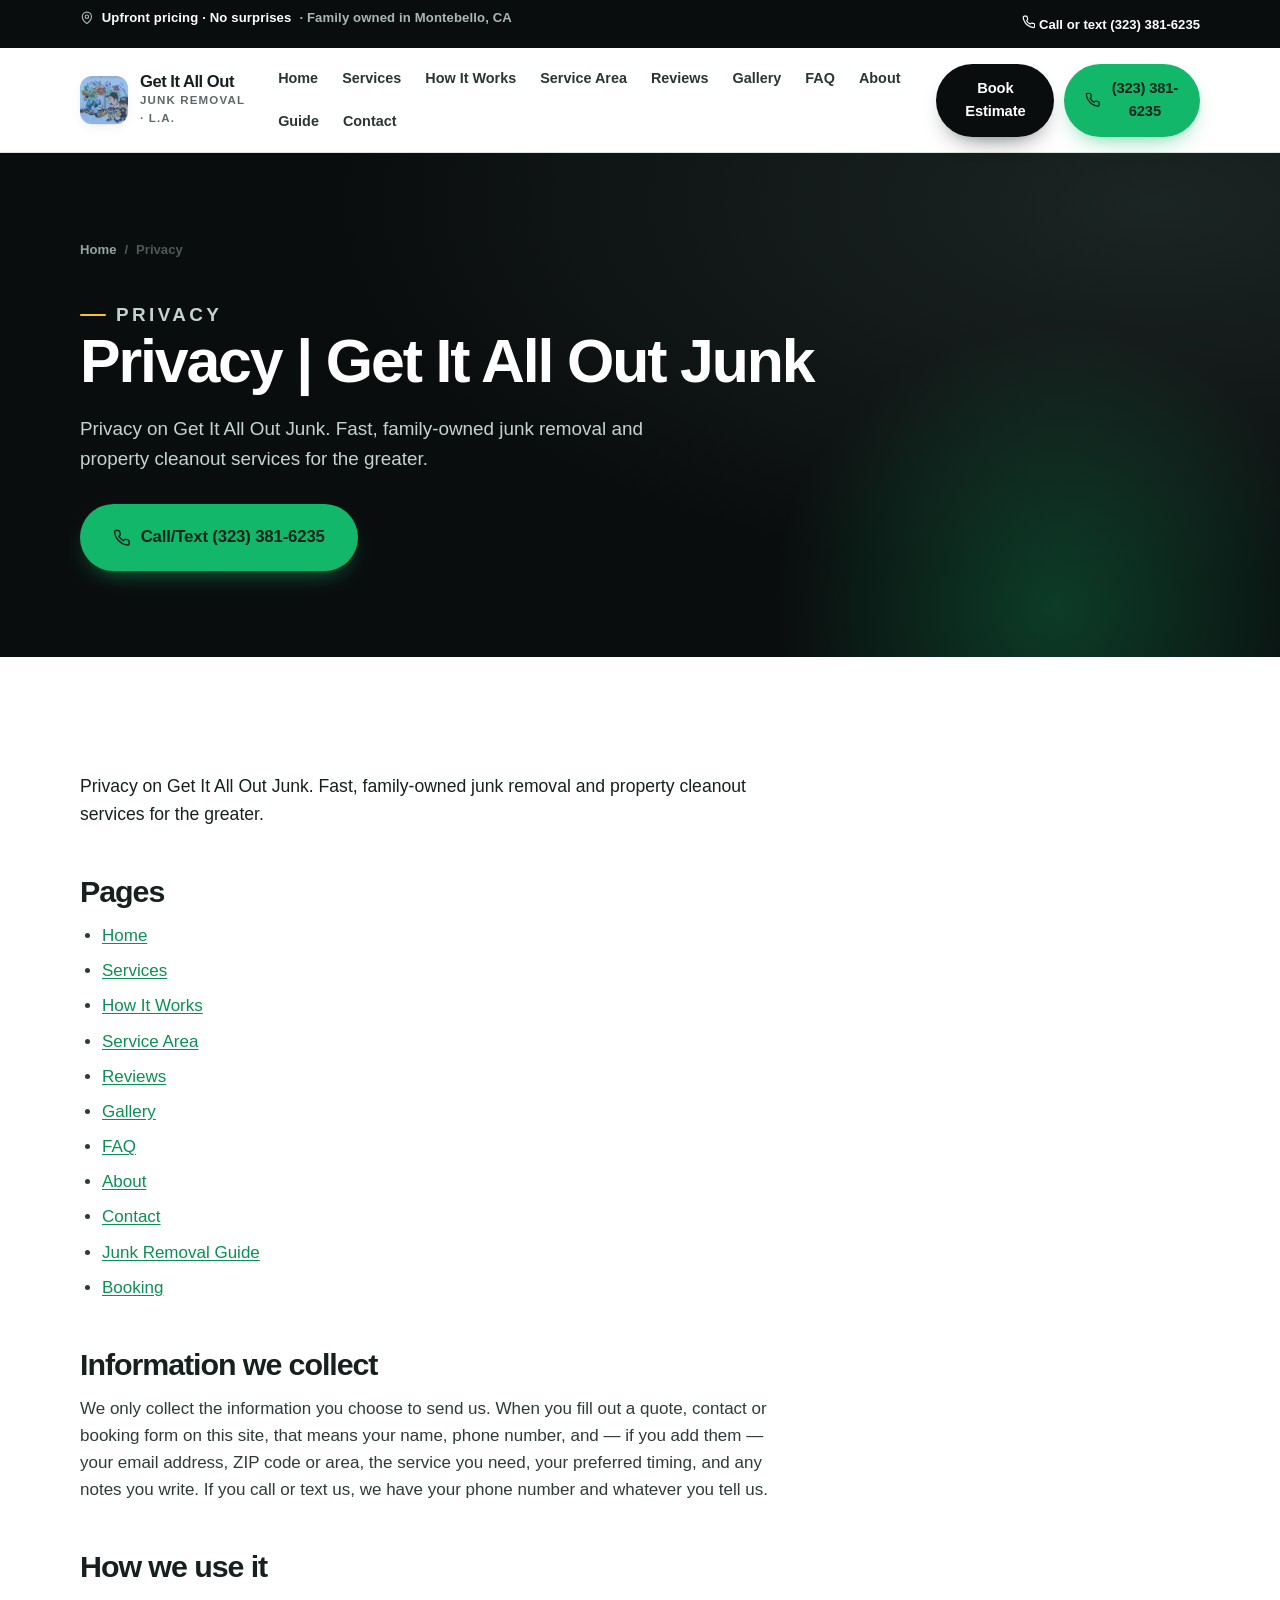
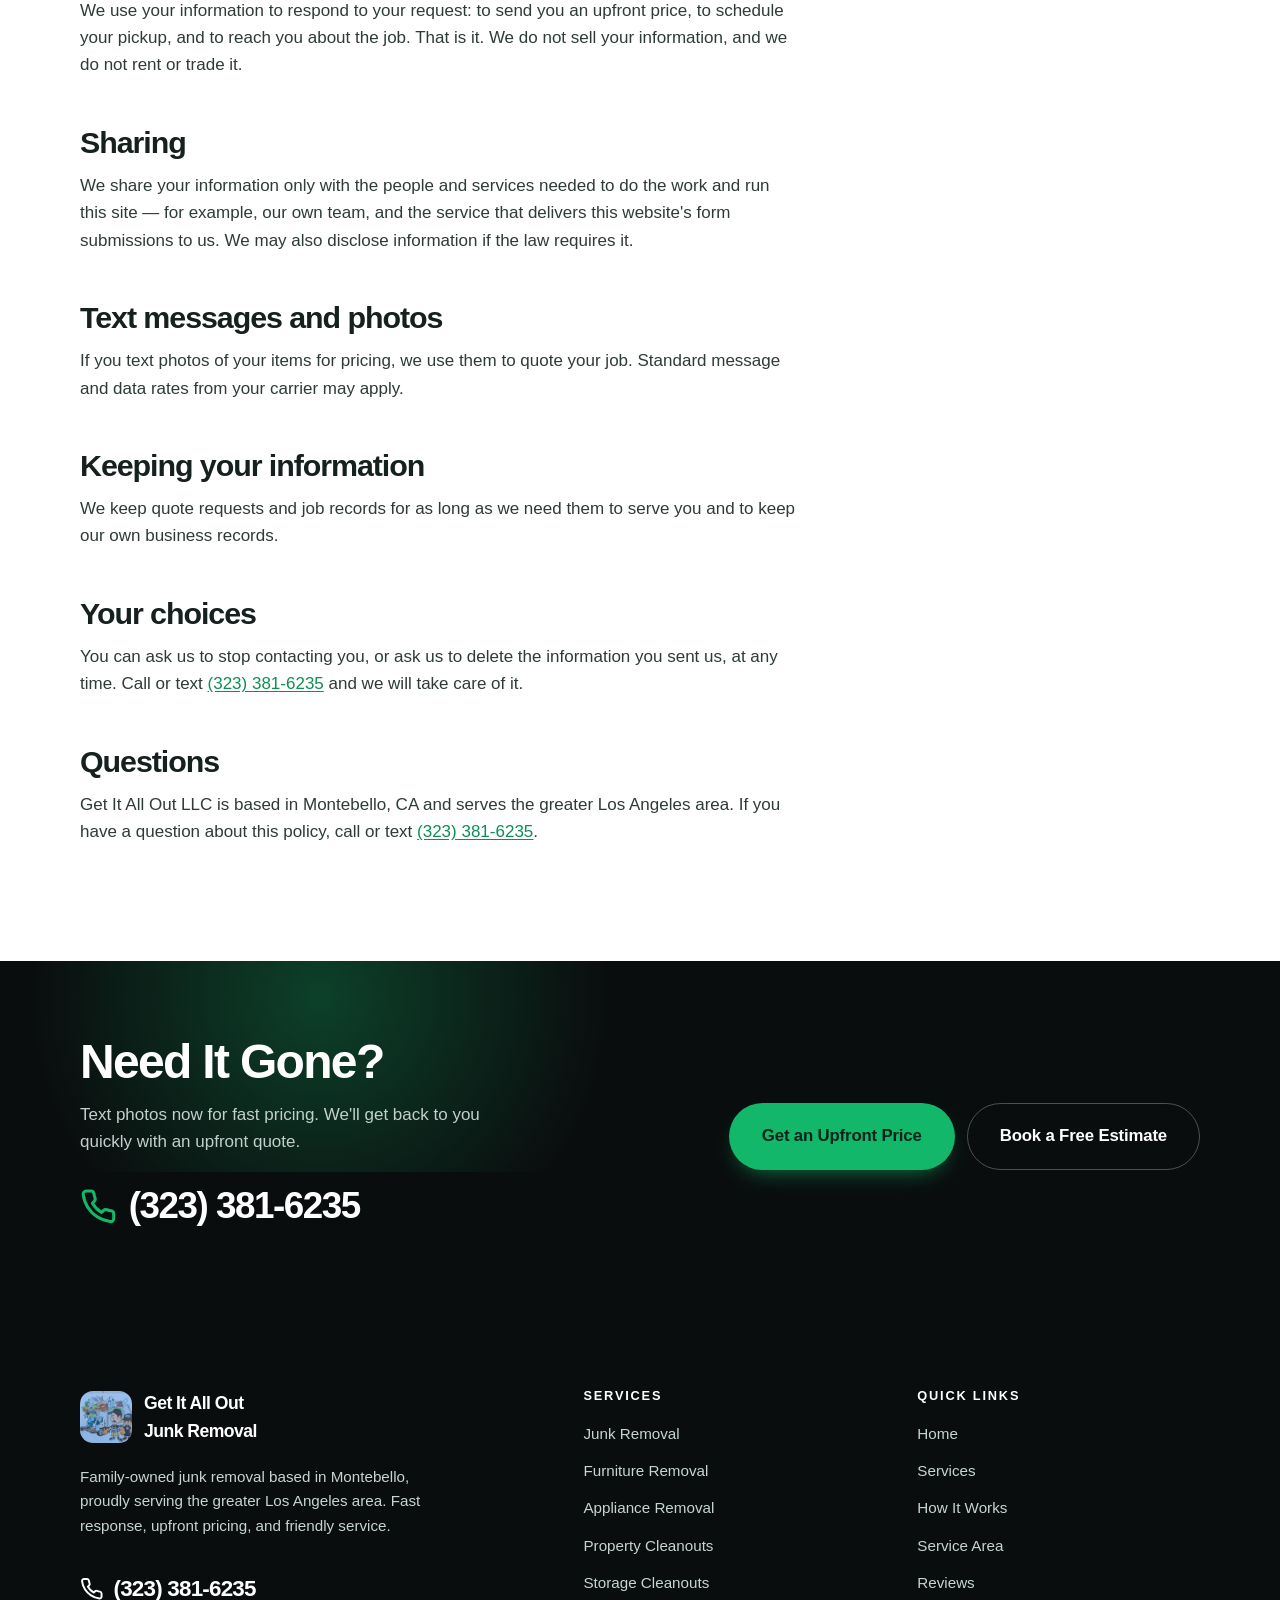
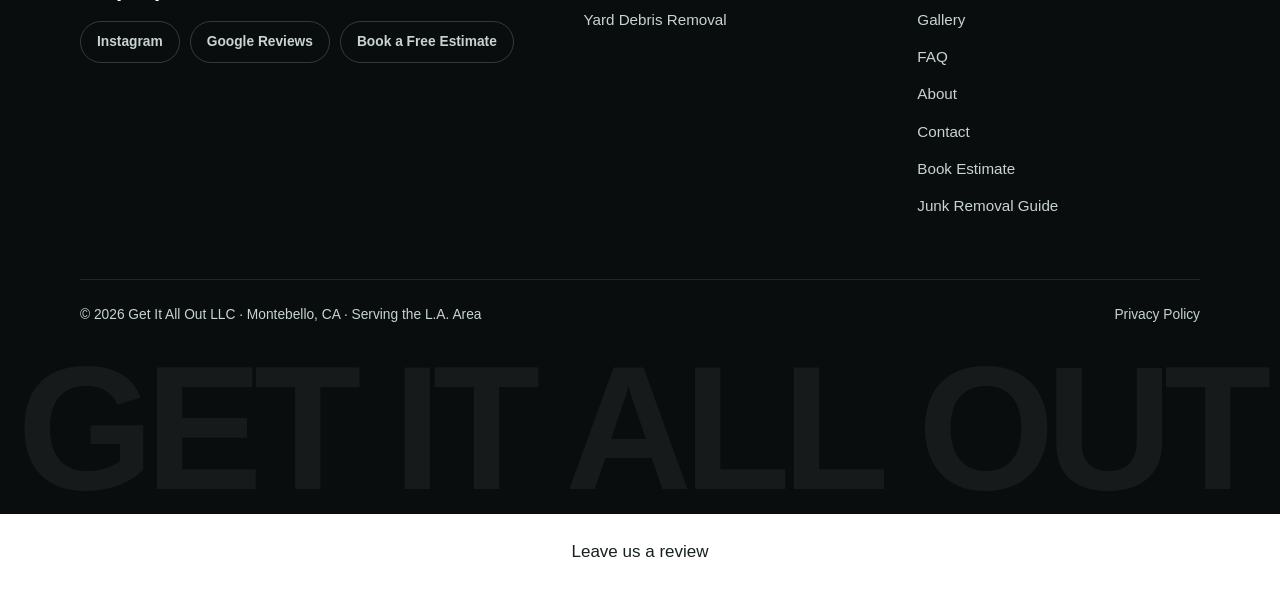
<file: Privacy/index.html>
<!DOCTYPE html>
<html lang="en">
<head>
  <meta charset="utf-8">
  <meta name="viewport" content="width=device-width, initial-scale=1">
  <title>Privacy | Get It All Out Junk</title>
  <meta name="description" content="Privacy on Get It All Out Junk. Fast, family-owned junk removal and property cleanout services for the greater.">
  <meta name="theme-color" content="#0A0D0E">
  <meta name="author" content="Get It All Out LLC">
  <meta property="og:type" content="website">
  <meta property="og:site_name" content="Get It All Out Junk Removal">
  <meta property="og:title" content="Privacy | Get It All Out Junk">
  <meta property="og:description" content="Privacy on Get It All Out Junk. Fast, family-owned junk removal and property cleanout services for the greater.">
  <meta property="og:image" content="/images/source/01-342e89443-fd9b103b1e5926c5d23c7da8d892de163de7a77faee67c82ac.png">
  <meta name="twitter:card" content="summary_large_image">
  <link rel="icon" href="/favicon.svg" type="image/svg+xml">
  <link rel="apple-touch-icon" href="/images/source/00-4235836e4-3867491998459488829.jpg">
  <link rel="stylesheet" href="/assets/css/styles.css">
</head>
<body>
  <a class="sr-only" href="#main">Skip to main content</a>
  <header class="site-header">
    <div class="header-top">
      <div class="container">
        <p class="header-top__pitch"><svg class="ico" viewBox="0 0 24 24" fill="none" stroke="currentColor" stroke-width="2" stroke-linecap="round" stroke-linejoin="round" aria-hidden="true"><path d="M20 10c0 6-8 12-8 12s-8-6-8-12a8 8 0 0 1 16 0Z"/><circle cx="12" cy="10" r="3"/></svg> <strong>Upfront pricing · No surprises</strong> · Family owned in Montebello, CA</p>
        <div class="header-top__links">
          <a href="tel:3233816235"><svg class="ico" viewBox="0 0 24 24" fill="none" stroke="currentColor" stroke-width="2" stroke-linecap="round" stroke-linejoin="round" aria-hidden="true"><path d="M22 16.9v3a2 2 0 0 1-2.2 2 19.8 19.8 0 0 1-8.6-3.1 19.5 19.5 0 0 1-6-6A19.8 19.8 0 0 1 2.1 4.2A2 2 0 0 1 4.1 2h3a2 2 0 0 1 2 1.7 12.8 12.8 0 0 0 .7 2.8 2 2 0 0 1-.5 2.1L8.1 9.9a16 16 0 0 0 6 6l1.3-1.3a2 2 0 0 1 2.1-.4 12.8 12.8 0 0 0 2.8.7 2 2 0 0 1 1.7 2Z"/></svg> Call or text (323) 381-6235</a>
        </div>
      </div>
    </div>
    <div class="container header-bar">
      <a class="brand" href="/">
        <img src="/images/source/00-4235836e4-3867491998459488829.jpg" alt="Get It All Out Junk Removal logo" width="48" height="48">
        <span>
          <span class="brand__name">Get It All Out</span>
          <span class="brand__sub">Junk Removal · L.A.</span>
        </span>
      </a>
      <nav class="nav" id="site-nav" aria-label="Main navigation">
        <button class="nav-close" type="button" aria-label="Close navigation">&times;</button>
          <a href="/">Home</a>
          <a href="/Services/">Services</a>
          <a href="/HowItWorks/">How It Works</a>
          <a href="/ServiceArea/">Service Area</a>
          <a href="/Reviews/">Reviews</a>
          <a href="/Gallery/">Gallery</a>
          <a href="/FAQ/">FAQ</a>
          <a href="/About/">About</a>
          <a href="/JunkRemovalGuide/">Guide</a>
          <a href="/Contact/">Contact</a>
        <div class="nav__cta">
          <a class="btn btn--dark" href="/Booking/">Book a Free Estimate</a>
          <a class="btn" href="tel:3233816235"><svg class="ico" viewBox="0 0 24 24" fill="none" stroke="currentColor" stroke-width="2" stroke-linecap="round" stroke-linejoin="round" aria-hidden="true"><path d="M22 16.9v3a2 2 0 0 1-2.2 2 19.8 19.8 0 0 1-8.6-3.1 19.5 19.5 0 0 1-6-6A19.8 19.8 0 0 1 2.1 4.2A2 2 0 0 1 4.1 2h3a2 2 0 0 1 2 1.7 12.8 12.8 0 0 0 .7 2.8 2 2 0 0 1-.5 2.1L8.1 9.9a16 16 0 0 0 6 6l1.3-1.3a2 2 0 0 1 2.1-.4 12.8 12.8 0 0 0 2.8.7 2 2 0 0 1 1.7 2Z"/></svg> Call/Text (323) 381-6235</a>
        </div>
      </nav>
      <div class="nav-backdrop"></div>
      <div class="header-cta">
        <a class="btn btn--dark" href="/Booking/">Book Estimate</a>
        <a class="btn" href="tel:3233816235"><svg class="ico" viewBox="0 0 24 24" fill="none" stroke="currentColor" stroke-width="2" stroke-linecap="round" stroke-linejoin="round" aria-hidden="true"><path d="M22 16.9v3a2 2 0 0 1-2.2 2 19.8 19.8 0 0 1-8.6-3.1 19.5 19.5 0 0 1-6-6A19.8 19.8 0 0 1 2.1 4.2A2 2 0 0 1 4.1 2h3a2 2 0 0 1 2 1.7 12.8 12.8 0 0 0 .7 2.8 2 2 0 0 1-.5 2.1L8.1 9.9a16 16 0 0 0 6 6l1.3-1.3a2 2 0 0 1 2.1-.4 12.8 12.8 0 0 0 2.8.7 2 2 0 0 1 1.7 2Z"/></svg> (323) 381-6235</a>
        <button class="nav-toggle" type="button" aria-expanded="false" aria-controls="site-nav">
          <span></span> Menu
        </button>
      </div>
    </div>
  </header>

  <main id="main">
    <section class="page-hero">
      <div class="container">
        <nav class="crumbs" aria-label="Breadcrumb">
          <a href="/">Home</a> <span>/</span> <span>Privacy</span>
        </nav>
        <div class="page-hero__inner">
          <p class="eyebrow eyebrow--light">Privacy</p>
          <h1>Privacy | Get It All Out Junk</h1>
          <p>Privacy on Get It All Out Junk. Fast, family-owned junk removal and property cleanout services for the greater.</p>
          <div class="btn-row">
            <a class="btn btn--lg" href="tel:3233816235"><svg class="ico" viewBox="0 0 24 24" fill="none" stroke="currentColor" stroke-width="2" stroke-linecap="round" stroke-linejoin="round" aria-hidden="true"><path d="M22 16.9v3a2 2 0 0 1-2.2 2 19.8 19.8 0 0 1-8.6-3.1 19.5 19.5 0 0 1-6-6A19.8 19.8 0 0 1 2.1 4.2A2 2 0 0 1 4.1 2h3a2 2 0 0 1 2 1.7 12.8 12.8 0 0 0 .7 2.8 2 2 0 0 1-.5 2.1L8.1 9.9a16 16 0 0 0 6 6l1.3-1.3a2 2 0 0 1 2.1-.4 12.8 12.8 0 0 0 2.8.7 2 2 0 0 1 1.7 2Z"/></svg> Call/Text (323) 381-6235</a>
          </div>
        </div>
      </div>
    </section>
    <section class="section">
      <div class="container">
        <div class="prose reveal">
          <p class="source-line">Privacy on Get It All Out Junk. Fast, family-owned junk removal and property cleanout services for the greater.</p>

          <h2>Pages</h2>
          <ul>
            <li><a href="/">Home</a></li>
            <li><a href="/Services/">Services</a></li>
            <li><a href="/HowItWorks/">How It Works</a></li>
            <li><a href="/ServiceArea/">Service Area</a></li>
            <li><a href="/Reviews/">Reviews</a></li>
            <li><a href="/Gallery/">Gallery</a></li>
            <li><a href="/FAQ/">FAQ</a></li>
            <li><a href="/About/">About</a></li>
            <li><a href="/Contact/">Contact</a></li>
            <li><a href="/JunkRemovalGuide/">Junk Removal Guide</a></li>
            <li><a href="/Booking/">Booking</a></li>
          </ul>

          <h2>Information we collect</h2>
          <p>We only collect the information you choose to send us. When you fill out a quote, contact or booking form on this site, that means your name, phone number, and — if you add them — your email address, ZIP code or area, the service you need, your preferred timing, and any notes you write. If you call or text us, we have your phone number and whatever you tell us.</p>

          <h2>How we use it</h2>
          <p>We use your information to respond to your request: to send you an upfront price, to schedule your pickup, and to reach you about the job. That is it. We do not sell your information, and we do not rent or trade it.</p>

          <h2>Sharing</h2>
          <p>We share your information only with the people and services needed to do the work and run this site — for example, our own team, and the service that delivers this website's form submissions to us. We may also disclose information if the law requires it.</p>

          <h2>Text messages and photos</h2>
          <p>If you text photos of your items for pricing, we use them to quote your job. Standard message and data rates from your carrier may apply.</p>

          <h2>Keeping your information</h2>
          <p>We keep quote requests and job records for as long as we need them to serve you and to keep our own business records.</p>

          <h2>Your choices</h2>
          <p>You can ask us to stop contacting you, or ask us to delete the information you sent us, at any time. Call or text <a href="tel:3233816235">(323) 381-6235</a> and we will take care of it.</p>

          <h2>Questions</h2>
          <p>Get It All Out LLC is based in Montebello, CA and serves the greater Los Angeles area. If you have a question about this policy, call or text <a href="tel:3233816235">(323) 381-6235</a>.</p>
        </div>
      </div>
    </section>

    <section class="section section--tight cta-band">
      <div class="container cta-band__inner">
        <div>
          <h2>Need It Gone?</h2>
          <p>Text photos now for fast pricing. We'll get back to you quickly with an upfront quote.</p>
          <a class="phone-xl" href="tel:3233816235" style="margin-top:22px"><svg class="ico" viewBox="0 0 24 24" fill="none" stroke="currentColor" stroke-width="2" stroke-linecap="round" stroke-linejoin="round" aria-hidden="true"><path d="M22 16.9v3a2 2 0 0 1-2.2 2 19.8 19.8 0 0 1-8.6-3.1 19.5 19.5 0 0 1-6-6A19.8 19.8 0 0 1 2.1 4.2A2 2 0 0 1 4.1 2h3a2 2 0 0 1 2 1.7 12.8 12.8 0 0 0 .7 2.8 2 2 0 0 1-.5 2.1L8.1 9.9a16 16 0 0 0 6 6l1.3-1.3a2 2 0 0 1 2.1-.4 12.8 12.8 0 0 0 2.8.7 2 2 0 0 1 1.7 2Z"/></svg> (323) 381-6235</a>
        </div>
        <div class="btn-row">
          <a class="btn btn--lg" href="/Contact/">Get an Upfront Price</a>
          <a class="btn btn--ghost btn--lg" href="/Booking/">Book a Free Estimate</a>
        </div>
      </div>
    </section>
  </main>

  <footer class="site-footer">
    <div class="container">
      <div class="footer-grid">
        <div>
          <div class="footer-brand">
            <img src="/images/source/00-4235836e4-3867491998459488829.jpg" alt="Get It All Out Junk Removal logo" width="52" height="52">
            <strong>Get It All Out<br>Junk Removal</strong>
          </div>
          <p>Family-owned junk removal based in Montebello, proudly serving the greater Los Angeles area. Fast response, upfront pricing, and friendly service.</p>
          <a class="footer-phone" href="tel:3233816235"><svg class="ico" viewBox="0 0 24 24" fill="none" stroke="currentColor" stroke-width="2" stroke-linecap="round" stroke-linejoin="round" aria-hidden="true"><path d="M22 16.9v3a2 2 0 0 1-2.2 2 19.8 19.8 0 0 1-8.6-3.1 19.5 19.5 0 0 1-6-6A19.8 19.8 0 0 1 2.1 4.2A2 2 0 0 1 4.1 2h3a2 2 0 0 1 2 1.7 12.8 12.8 0 0 0 .7 2.8 2 2 0 0 1-.5 2.1L8.1 9.9a16 16 0 0 0 6 6l1.3-1.3a2 2 0 0 1 2.1-.4 12.8 12.8 0 0 0 2.8.7 2 2 0 0 1 1.7 2Z"/></svg> (323) 381-6235</a>
          <div class="footer-social">
            <a href="https://www.instagram.com/getitalloutllc" target="_blank" rel="noopener">Instagram</a>
            <a href="https://share.google/wnN1zUw3tu8OWKQQQ" target="_blank" rel="noopener">Google Reviews</a>
            <a href="/Booking/">Book a Free Estimate</a>
          </div>
        </div>
        <div>
          <h4>Services</h4>
          <ul class="footer-links">
          <li><a href="/Services/">Junk Removal</a></li>
          <li><a href="/Services/#furniture">Furniture Removal</a></li>
          <li><a href="/Services/#appliances">Appliance Removal</a></li>
          <li><a href="/Services/#cleanouts">Property Cleanouts</a></li>
          <li><a href="/Services/#storage">Storage Cleanouts</a></li>
          <li><a href="/Services/#yard">Yard Debris Removal</a></li>
          </ul>
        </div>
        <div>
          <h4>Quick Links</h4>
          <ul class="footer-links">
          <li><a href="/">Home</a></li>
          <li><a href="/Services/">Services</a></li>
          <li><a href="/HowItWorks/">How It Works</a></li>
          <li><a href="/ServiceArea/">Service Area</a></li>
          <li><a href="/Reviews/">Reviews</a></li>
          <li><a href="/Gallery/">Gallery</a></li>
          <li><a href="/FAQ/">FAQ</a></li>
          <li><a href="/About/">About</a></li>
          <li><a href="/Contact/">Contact</a></li>
          <li><a href="/Booking/">Book Estimate</a></li>
          <li><a href="/JunkRemovalGuide/">Junk Removal Guide</a></li>
          </ul>
        </div>
      </div>
      <div class="footer-bottom">
        <span>&copy; <span data-year>2026</span> Get It All Out LLC · Montebello, CA · Serving the L.A. Area</span>
        <span><a href="/Privacy/">Privacy Policy</a></span>
      </div>
    </div>
    <div class="wordmark" aria-hidden="true">GET IT ALL OUT</div>
  </footer>

  <div class="callbar">
    <a class="btn btn--dark" href="/Booking/">Book Estimate</a>
    <a class="btn" href="tel:3233816235"><svg class="ico" viewBox="0 0 24 24" fill="none" stroke="currentColor" stroke-width="2" stroke-linecap="round" stroke-linejoin="round" aria-hidden="true"><path d="M22 16.9v3a2 2 0 0 1-2.2 2 19.8 19.8 0 0 1-8.6-3.1 19.5 19.5 0 0 1-6-6A19.8 19.8 0 0 1 2.1 4.2A2 2 0 0 1 4.1 2h3a2 2 0 0 1 2 1.7 12.8 12.8 0 0 0 .7 2.8 2 2 0 0 1-.5 2.1L8.1 9.9a16 16 0 0 0 6 6l1.3-1.3a2 2 0 0 1 2.1-.4 12.8 12.8 0 0 0 2.8.7 2 2 0 0 1 1.7 2Z"/></svg> Call/Text</a>
  </div>

  <script src="/assets/js/main.js" defer></script>
<script src="https://vision.leadrai.com/widget/loader.js" data-lv-widget data-kind="chatbot" data-widget="e979cf3c-0e42-4c9a-8d64-250304d553c1" async></script>
<script defer src="https://static.cloudflareinsights.com/beacon.min.js" data-cf-beacon='{"token": "0a932598fc5b4cc9baf156d875620bd1"}'></script>
<script defer data-lv-track src="https://vision.leadrai.com/api/forms/5715522718ffaf05262fbb32a637762d/t.js"></script>
<p data-lv-review="1" style="text-align:center;margin:24px 0"><a href="/review">Leave us a review</a></p>
</body>
</html>
</file>
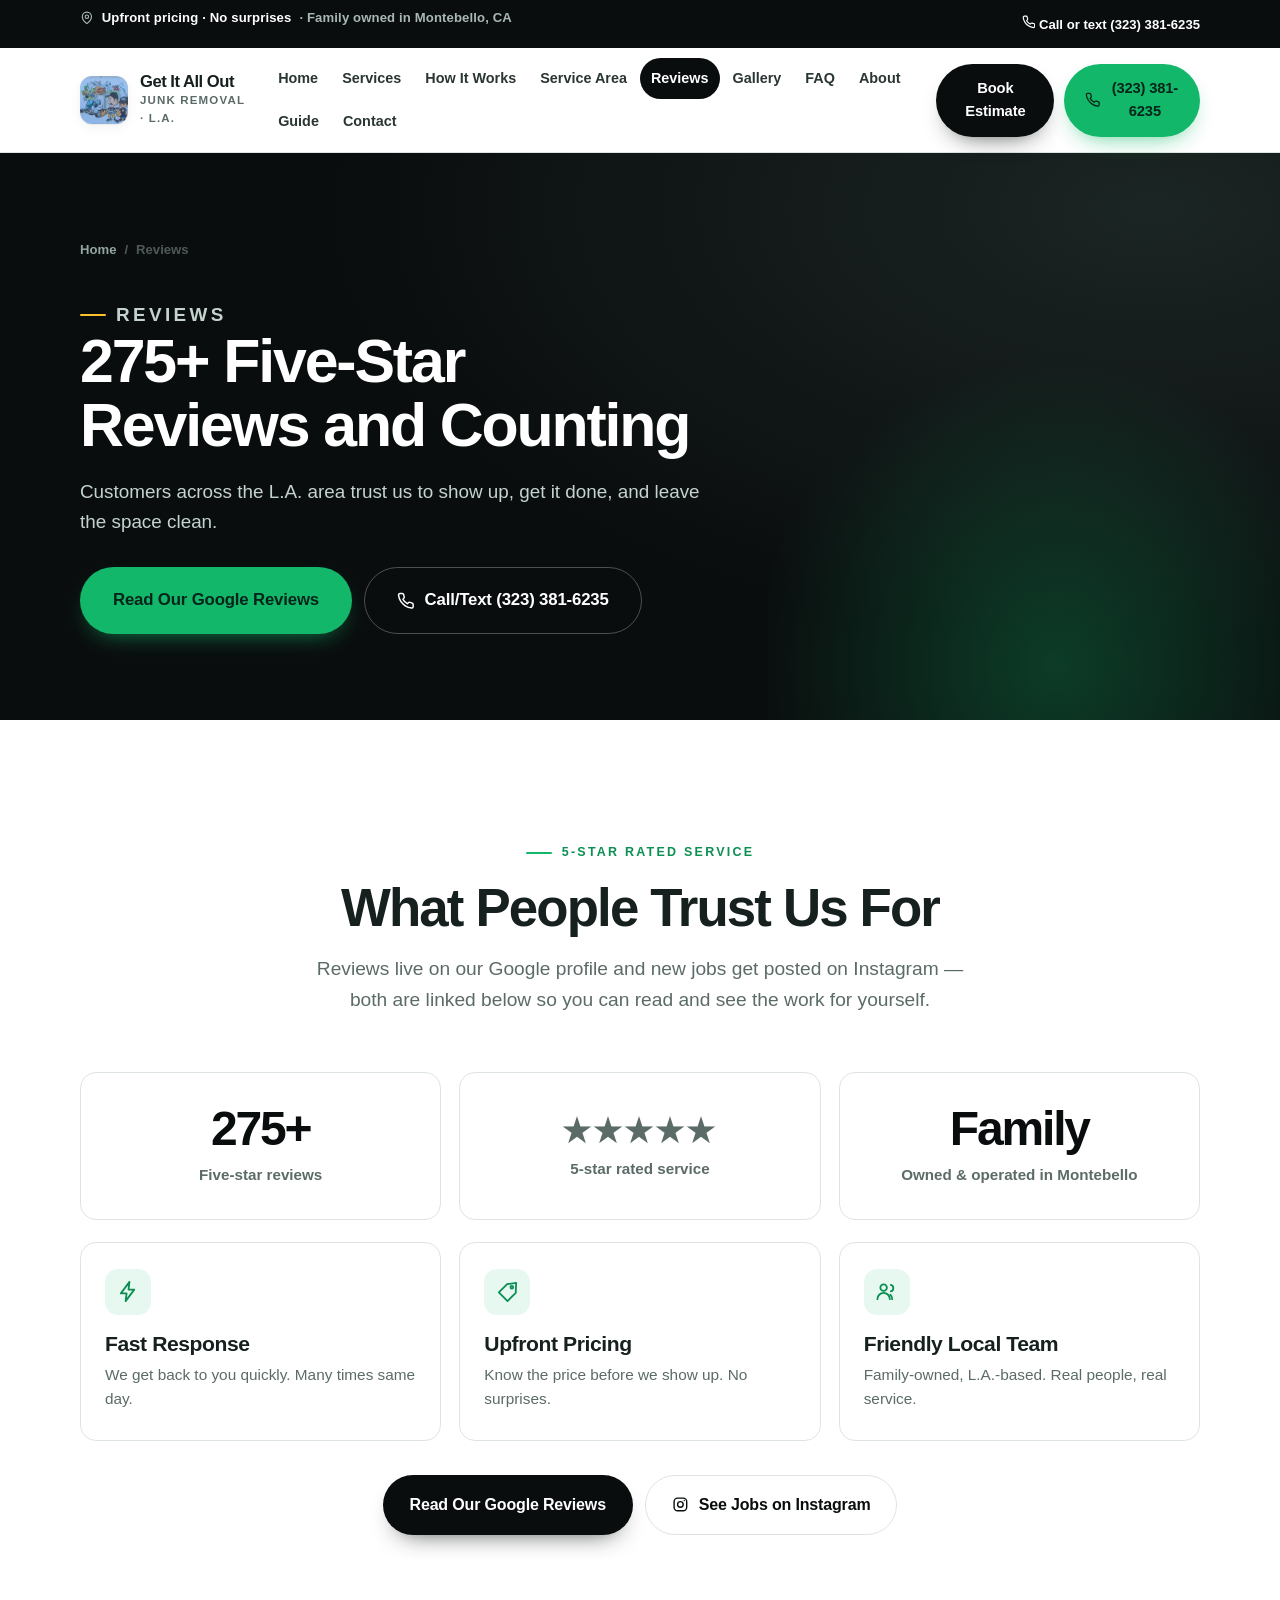
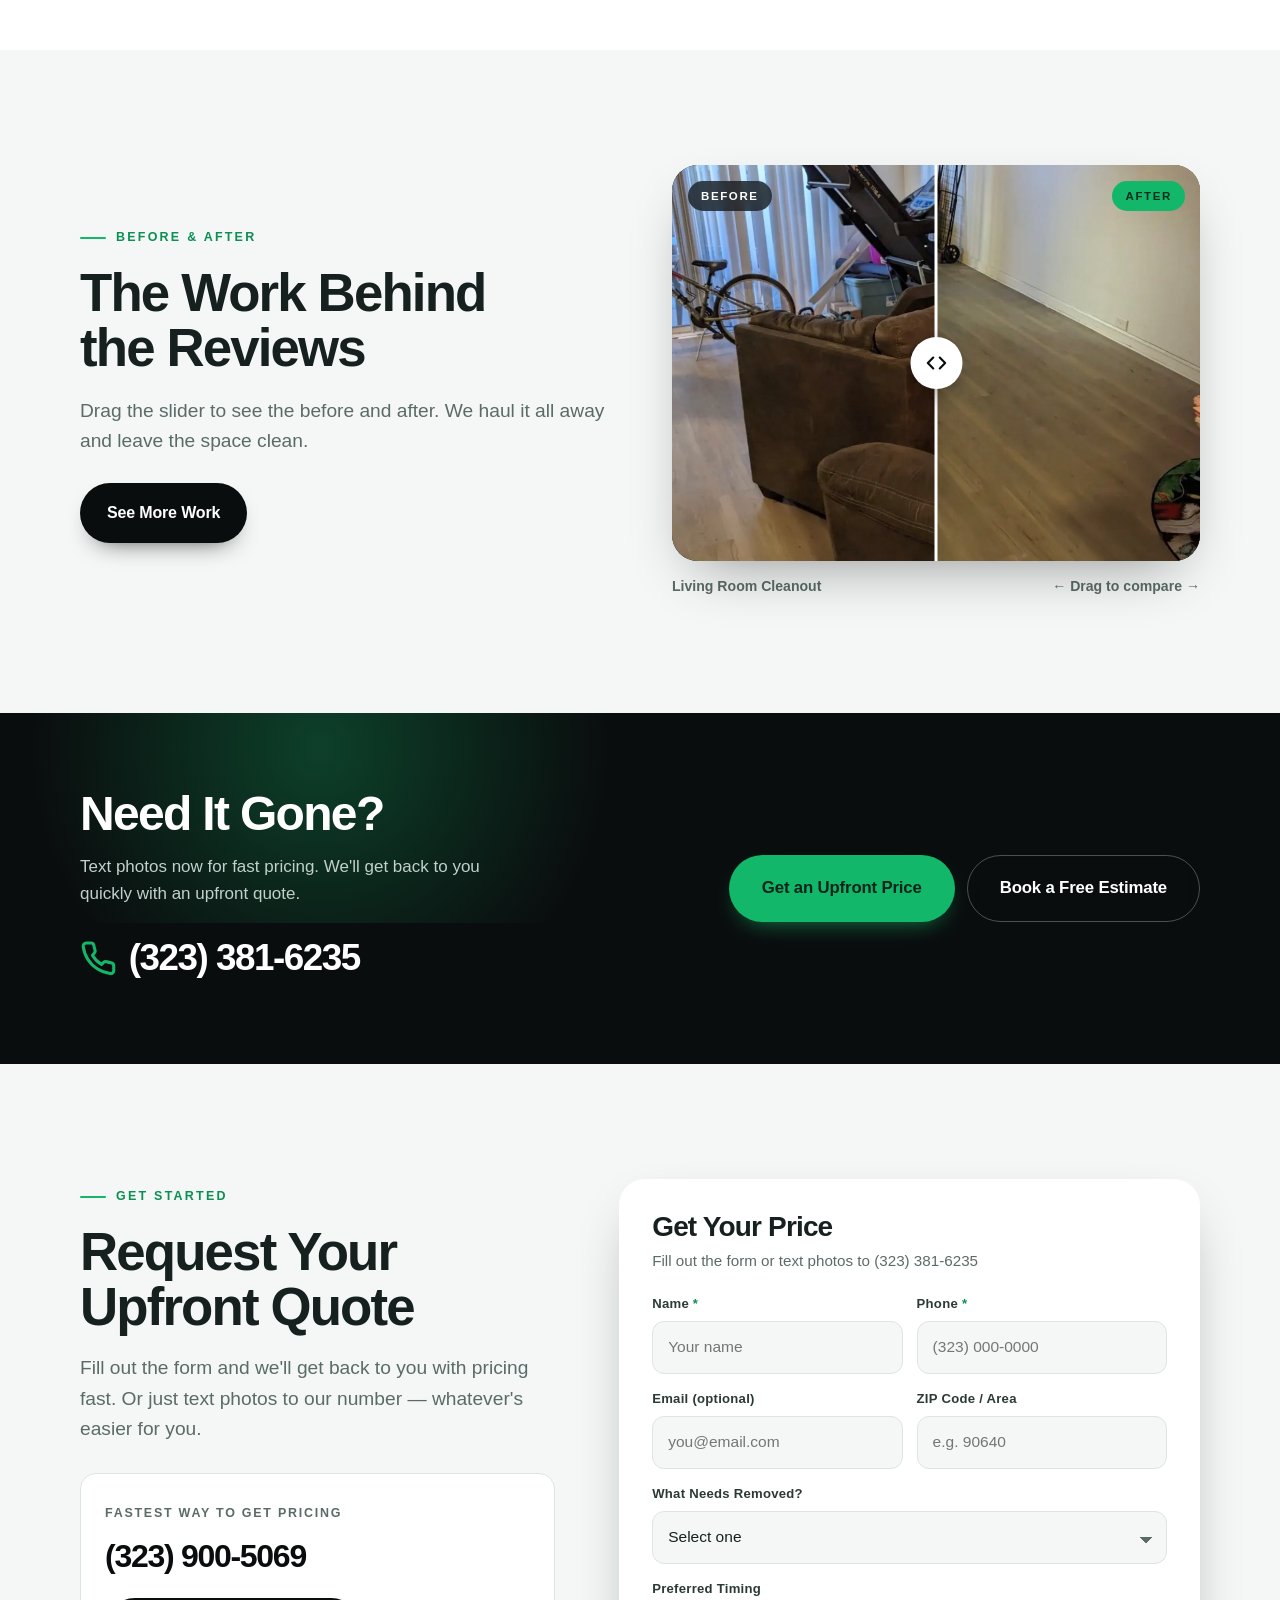
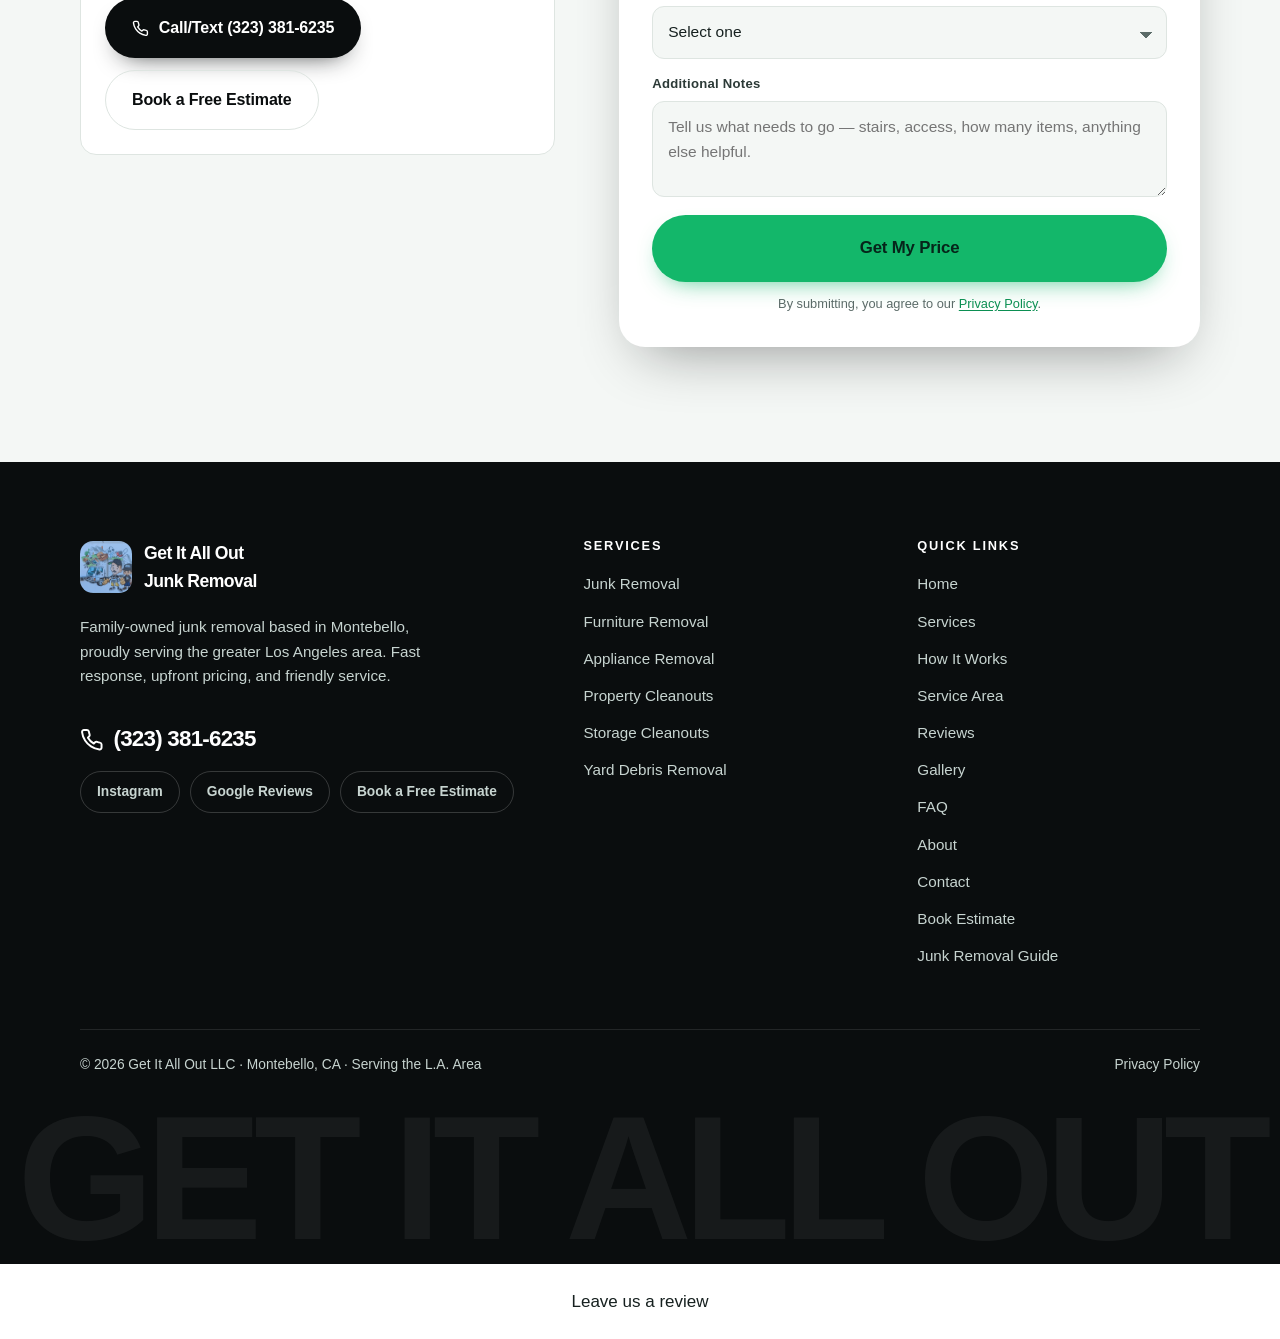
<file: Reviews/index.html>
<!DOCTYPE html>
<html lang="en">
<head>
  <meta charset="utf-8">
  <meta name="viewport" content="width=device-width, initial-scale=1">
  <title>Reviews | Get It All Out Junk</title>
  <meta name="description" content="275+ five-star reviews. Customers across the L.A. area trust us to show up, get it done, and leave the space clean.">
  <meta name="theme-color" content="#0A0D0E">
  <meta name="author" content="Get It All Out LLC">
  <meta property="og:type" content="website">
  <meta property="og:site_name" content="Get It All Out Junk Removal">
  <meta property="og:title" content="Reviews | Get It All Out Junk">
  <meta property="og:description" content="275+ five-star reviews. Customers across the L.A. area trust us to show up, get it done, and leave the space clean.">
  <meta property="og:image" content="/images/source/01-342e89443-fd9b103b1e5926c5d23c7da8d892de163de7a77faee67c82ac.png">
  <meta name="twitter:card" content="summary_large_image">
  <link rel="icon" href="/favicon.svg" type="image/svg+xml">
  <link rel="apple-touch-icon" href="/images/source/00-4235836e4-3867491998459488829.jpg">
  <link rel="stylesheet" href="/assets/css/styles.css">
</head>
<body>
  <a class="sr-only" href="#main">Skip to main content</a>
  <header class="site-header">
    <div class="header-top">
      <div class="container">
        <p class="header-top__pitch"><svg class="ico" viewBox="0 0 24 24" fill="none" stroke="currentColor" stroke-width="2" stroke-linecap="round" stroke-linejoin="round" aria-hidden="true"><path d="M20 10c0 6-8 12-8 12s-8-6-8-12a8 8 0 0 1 16 0Z"/><circle cx="12" cy="10" r="3"/></svg> <strong>Upfront pricing · No surprises</strong> · Family owned in Montebello, CA</p>
        <div class="header-top__links">
          <a href="tel:3233816235"><svg class="ico" viewBox="0 0 24 24" fill="none" stroke="currentColor" stroke-width="2" stroke-linecap="round" stroke-linejoin="round" aria-hidden="true"><path d="M22 16.9v3a2 2 0 0 1-2.2 2 19.8 19.8 0 0 1-8.6-3.1 19.5 19.5 0 0 1-6-6A19.8 19.8 0 0 1 2.1 4.2A2 2 0 0 1 4.1 2h3a2 2 0 0 1 2 1.7 12.8 12.8 0 0 0 .7 2.8 2 2 0 0 1-.5 2.1L8.1 9.9a16 16 0 0 0 6 6l1.3-1.3a2 2 0 0 1 2.1-.4 12.8 12.8 0 0 0 2.8.7 2 2 0 0 1 1.7 2Z"/></svg> Call or text (323) 381-6235</a>
        </div>
      </div>
    </div>
    <div class="container header-bar">
      <a class="brand" href="/">
        <img src="/images/source/00-4235836e4-3867491998459488829.jpg" alt="Get It All Out Junk Removal logo" width="48" height="48">
        <span>
          <span class="brand__name">Get It All Out</span>
          <span class="brand__sub">Junk Removal · L.A.</span>
        </span>
      </a>
      <nav class="nav" id="site-nav" aria-label="Main navigation">
        <button class="nav-close" type="button" aria-label="Close navigation">&times;</button>
          <a href="/">Home</a>
          <a href="/Services/">Services</a>
          <a href="/HowItWorks/">How It Works</a>
          <a href="/ServiceArea/">Service Area</a>
          <a href="/Reviews/" aria-current="page">Reviews</a>
          <a href="/Gallery/">Gallery</a>
          <a href="/FAQ/">FAQ</a>
          <a href="/About/">About</a>
          <a href="/JunkRemovalGuide/">Guide</a>
          <a href="/Contact/">Contact</a>
        <div class="nav__cta">
          <a class="btn btn--dark" href="/Booking/">Book a Free Estimate</a>
          <a class="btn" href="tel:3233816235"><svg class="ico" viewBox="0 0 24 24" fill="none" stroke="currentColor" stroke-width="2" stroke-linecap="round" stroke-linejoin="round" aria-hidden="true"><path d="M22 16.9v3a2 2 0 0 1-2.2 2 19.8 19.8 0 0 1-8.6-3.1 19.5 19.5 0 0 1-6-6A19.8 19.8 0 0 1 2.1 4.2A2 2 0 0 1 4.1 2h3a2 2 0 0 1 2 1.7 12.8 12.8 0 0 0 .7 2.8 2 2 0 0 1-.5 2.1L8.1 9.9a16 16 0 0 0 6 6l1.3-1.3a2 2 0 0 1 2.1-.4 12.8 12.8 0 0 0 2.8.7 2 2 0 0 1 1.7 2Z"/></svg> Call/Text (323) 381-6235</a>
        </div>
      </nav>
      <div class="nav-backdrop"></div>
      <div class="header-cta">
        <a class="btn btn--dark" href="/Booking/">Book Estimate</a>
        <a class="btn" href="tel:3233816235"><svg class="ico" viewBox="0 0 24 24" fill="none" stroke="currentColor" stroke-width="2" stroke-linecap="round" stroke-linejoin="round" aria-hidden="true"><path d="M22 16.9v3a2 2 0 0 1-2.2 2 19.8 19.8 0 0 1-8.6-3.1 19.5 19.5 0 0 1-6-6A19.8 19.8 0 0 1 2.1 4.2A2 2 0 0 1 4.1 2h3a2 2 0 0 1 2 1.7 12.8 12.8 0 0 0 .7 2.8 2 2 0 0 1-.5 2.1L8.1 9.9a16 16 0 0 0 6 6l1.3-1.3a2 2 0 0 1 2.1-.4 12.8 12.8 0 0 0 2.8.7 2 2 0 0 1 1.7 2Z"/></svg> (323) 381-6235</a>
        <button class="nav-toggle" type="button" aria-expanded="false" aria-controls="site-nav">
          <span></span> Menu
        </button>
      </div>
    </div>
  </header>

  <main id="main">
    <section class="page-hero">
      <div class="container">
        <nav class="crumbs" aria-label="Breadcrumb">
          <a href="/">Home</a> <span>/</span> <span>Reviews</span>
        </nav>
        <div class="page-hero__inner">
          <p class="eyebrow eyebrow--light">Reviews</p>
          <h1>275+ Five-Star<br>Reviews and Counting</h1>
          <p>Customers across the L.A. area trust us to show up, get it done, and leave the space clean.</p>
          <div class="btn-row">
            <a class="btn btn--lg" href="https://share.google/wnN1zUw3tu8OWKQQQ" target="_blank" rel="noopener">Read Our Google Reviews</a>
            <a class="btn btn--ghost btn--lg" href="tel:3233816235"><svg class="ico" viewBox="0 0 24 24" fill="none" stroke="currentColor" stroke-width="2" stroke-linecap="round" stroke-linejoin="round" aria-hidden="true"><path d="M22 16.9v3a2 2 0 0 1-2.2 2 19.8 19.8 0 0 1-8.6-3.1 19.5 19.5 0 0 1-6-6A19.8 19.8 0 0 1 2.1 4.2A2 2 0 0 1 4.1 2h3a2 2 0 0 1 2 1.7 12.8 12.8 0 0 0 .7 2.8 2 2 0 0 1-.5 2.1L8.1 9.9a16 16 0 0 0 6 6l1.3-1.3a2 2 0 0 1 2.1-.4 12.8 12.8 0 0 0 2.8.7 2 2 0 0 1 1.7 2Z"/></svg> Call/Text (323) 381-6235</a>
          </div>
        </div>
      </div>
    </section>
    <section class="section">
      <div class="container">
        <div class="section-head section-head--center">
          <p class="eyebrow">5-Star Rated Service</p>
          <h2>What People Trust Us For</h2>
          <p class="lede" style="margin-top:18px;margin-inline:auto">Reviews live on our Google profile and new jobs get posted on Instagram — both are linked below so you can read and see the work for yourself.</p>
        </div>
        <div class="review-stat reveal">
          <div><b>275+</b><span>Five-star reviews</span></div>
          <div><b><span class="stars" style="font-size:2rem">&#9733;&#9733;&#9733;&#9733;&#9733;</span></b><span>5-star rated service</span></div>
          <div><b>Family</b><span>Owned &amp; operated in Montebello</span></div>
        </div>
        <div class="grid grid--3" style="margin-top:22px">
          <article class="card reveal"><div class="card__icon"><svg viewBox="0 0 24 24" fill="none" stroke="currentColor" stroke-width="1.9" stroke-linecap="round" stroke-linejoin="round" aria-hidden="true"><path d="M13 2 4 14h6l-1 8 9-12h-6Z"/></svg></div><h3>Fast Response</h3><p>We get back to you quickly. Many times same day.</p></article>
          <article class="card reveal"><div class="card__icon"><svg viewBox="0 0 24 24" fill="none" stroke="currentColor" stroke-width="1.9" stroke-linecap="round" stroke-linejoin="round" aria-hidden="true"><path d="M20.6 13.4 12 22l-9-9 8.6-8.6L21 3Z"/><circle cx="16.5" cy="7.5" r="1.4"/></svg></div><h3>Upfront Pricing</h3><p>Know the price before we show up. No surprises.</p></article>
          <article class="card reveal"><div class="card__icon"><svg viewBox="0 0 24 24" fill="none" stroke="currentColor" stroke-width="1.9" stroke-linecap="round" stroke-linejoin="round" aria-hidden="true"><circle cx="9" cy="8" r="3.4"/><path d="M2.5 20a6.5 6.5 0 0 1 13 0"/><path d="M16.5 5.2a3.4 3.4 0 0 1 0 6.6"/><path d="M18 20a6.4 6.4 0 0 0-2-4.6"/></svg></div><h3>Friendly Local Team</h3><p>Family-owned, L.A.-based. Real people, real service.</p></article>
        </div>
        <div class="btn-row" style="justify-content:center;margin-top:34px">
          <a class="btn btn--dark" href="https://share.google/wnN1zUw3tu8OWKQQQ" target="_blank" rel="noopener">Read Our Google Reviews</a>
          <a class="btn btn--outline" href="https://www.instagram.com/getitalloutllc" target="_blank" rel="noopener"><svg class="ico" viewBox="0 0 24 24" fill="none" stroke="currentColor" stroke-width="2" stroke-linecap="round" stroke-linejoin="round" aria-hidden="true"><rect x="3" y="3" width="18" height="18" rx="5"/><circle cx="12" cy="12" r="4"/><path d="M17.5 6.5h.01"/></svg> See Jobs on Instagram</a>
        </div>
      </div>
    </section>

    <section class="section section--mist">
      <div class="container split">
        <div class="reveal">
          <p class="eyebrow">Before &amp; After</p>
          <h2>The Work Behind<br>the Reviews</h2>
          <p class="lede" style="margin-top:20px">Drag the slider to see the before and after. We haul it all away and leave the space clean.</p>
          <div class="btn-row" style="margin-top:26px">
            <a class="btn btn--dark" href="/Gallery/">See More Work</a>
          </div>
        </div>
        <div class="reveal"><div class="ba" style="--pos:50%">
            <div class="ba__img"><img src="/images/source/04-8c0961c9e-img-2121.jpg" alt="Living room before a Get It All Out junk removal cleanout — furniture and clutter piled up" loading="lazy"></div>
            <div class="ba__after ba__img"><img src="/images/source/03-f20401c61-img-2122.jpg" alt="Living room after a Get It All Out junk removal cleanout — space emptied and swept clean" loading="lazy"></div>
            <span class="ba__label ba__label--before">Before</span>
            <span class="ba__label ba__label--after">After</span>
            <div class="ba__handle"><svg viewBox="0 0 24 24" fill="none" stroke="currentColor" stroke-width="2" stroke-linecap="round" stroke-linejoin="round" aria-hidden="true"><path d="m9 7-5 5 5 5"/><path d="m15 7 5 5-5 5"/></svg></div>
            <label class="sr-only" for="ba-range">Drag to compare before and after</label>
            <input class="ba__range" id="ba-range" type="range" min="0" max="100" value="50" aria-label="Drag to compare before and after">
          </div>
          <div class="ba__caption"><span>Living Room Cleanout</span><span>&larr; Drag to compare &rarr;</span></div></div>
      </div>
    </section>

    <section class="section section--tight cta-band">
      <div class="container cta-band__inner">
        <div>
          <h2>Need It Gone?</h2>
          <p>Text photos now for fast pricing. We'll get back to you quickly with an upfront quote.</p>
          <a class="phone-xl" href="tel:3233816235" style="margin-top:22px"><svg class="ico" viewBox="0 0 24 24" fill="none" stroke="currentColor" stroke-width="2" stroke-linecap="round" stroke-linejoin="round" aria-hidden="true"><path d="M22 16.9v3a2 2 0 0 1-2.2 2 19.8 19.8 0 0 1-8.6-3.1 19.5 19.5 0 0 1-6-6A19.8 19.8 0 0 1 2.1 4.2A2 2 0 0 1 4.1 2h3a2 2 0 0 1 2 1.7 12.8 12.8 0 0 0 .7 2.8 2 2 0 0 1-.5 2.1L8.1 9.9a16 16 0 0 0 6 6l1.3-1.3a2 2 0 0 1 2.1-.4 12.8 12.8 0 0 0 2.8.7 2 2 0 0 1 1.7 2Z"/></svg> (323) 381-6235</a>
        </div>
        <div class="btn-row">
          <a class="btn btn--lg" href="/Contact/">Get an Upfront Price</a>
          <a class="btn btn--ghost btn--lg" href="/Booking/">Book a Free Estimate</a>
        </div>
      </div>
    </section>

    <section class="section quote-section" id="quote">
      <div class="container">
        <div class="alert-sent" role="status">
        <svg width="22" height="22" style="color:#13B76A;margin-top:3px;flex:none" viewBox="0 0 24 24" fill="none" stroke="currentColor" stroke-width="2.4" stroke-linecap="round" stroke-linejoin="round" aria-hidden="true"><path d="M20 6 9 17l-5-5"/></svg>
        <div>
          <strong>Thanks, your message was sent.</strong>
          <p>We'll get back to you with an upfront price fast. Need it sooner? Call or text <a href="tel:3233816235">(323) 381-6235</a>.</p>
        </div>
      </div>
        <div class="quote-section__grid">
          <div class="reveal">
            <p class="eyebrow">Get Started</p>
            <h2>Request Your<br>Upfront Quote</h2>
            <p class="lede" style="margin-top:18px">Fill out the form and we'll get back to you with pricing fast. Or just text photos to our number — whatever's easier for you.</p>
            <div class="fastbox">
              <span class="fastbox__label">Fastest way to get pricing</span>
              <a class="big" href="tel:3239005069">(323) 900-5069</a>
              <div class="btn-row">
                <a class="btn btn--dark" href="tel:3233816235"><svg class="ico" viewBox="0 0 24 24" fill="none" stroke="currentColor" stroke-width="2" stroke-linecap="round" stroke-linejoin="round" aria-hidden="true"><path d="M22 16.9v3a2 2 0 0 1-2.2 2 19.8 19.8 0 0 1-8.6-3.1 19.5 19.5 0 0 1-6-6A19.8 19.8 0 0 1 2.1 4.2A2 2 0 0 1 4.1 2h3a2 2 0 0 1 2 1.7 12.8 12.8 0 0 0 .7 2.8 2 2 0 0 1-.5 2.1L8.1 9.9a16 16 0 0 0 6 6l1.3-1.3a2 2 0 0 1 2.1-.4 12.8 12.8 0 0 0 2.8.7 2 2 0 0 1 1.7 2Z"/></svg> Call/Text (323) 381-6235</a>
                <a class="btn btn--outline" href="/Booking/">Book a Free Estimate</a>
              </div>
            </div>
          </div>
          <div class="reveal">
            <div class="form-card">
        <div class="form-card__head">
          <h2>Get Your Price</h2>
          <p>Fill out the form or text photos to (323) 381-6235</p>
        </div>
        <div class="form-body">
          <form method="POST" action="https://vision.leadrai.com/api/forms/5715522718ffaf05262fbb32a637762d" data-leadr>
            <input type="hidden" name="_form" value="Quote request">
            <input type="hidden" name="_page" value="">
            <input type="text" name="_gotcha" tabindex="-1" autocomplete="off" style="display:none">
            <div class="form-grid">
            <div class="field">
              <label for="f-quote-name">Name <span class="req">*</span></label>
              <input type="text" id="f-quote-name" name="name" required autocomplete="name" placeholder="Your name">
            </div>
            <div class="field">
              <label for="f-quote-phone">Phone <span class="req">*</span></label>
              <input type="tel" id="f-quote-phone" name="phone" required autocomplete="tel" placeholder="(323) 000-0000">
            </div>
            <div class="field">
              <label for="f-quote-email">Email (optional)</label>
              <input type="email" id="f-quote-email" name="email" autocomplete="email" placeholder="you@email.com">
            </div>
            <div class="field">
              <label for="f-quote-zip-code-or-area">ZIP Code / Area</label>
              <input type="text" id="f-quote-zip-code-or-area" name="ZIP code or area" placeholder="e.g. 90640">
            </div>
            <div class="field field--full">
              <label for="f-quote-what-needs-removed">What Needs Removed?</label>
              <select id="f-quote-what-needs-removed" name="What needs removed">
                <option value="">Select one</option>
                <option value="Furniture removal">Furniture removal</option>
                <option value="Appliance removal">Appliance removal</option>
                <option value="Garage junk">Garage junk</option>
                <option value="Storage unit cleanout">Storage unit cleanout</option>
                <option value="Yard debris">Yard debris</option>
                <option value="Household junk">Household junk</option>
                <option value="Property cleanout">Property cleanout</option>
                <option value="Bulky item pickup">Bulky item pickup</option>
                <option value="Something else / not sure">Something else / not sure</option>
              </select>
            </div>
            <div class="field field--full">
              <label for="f-quote-preferred-timing">Preferred Timing</label>
              <select id="f-quote-preferred-timing" name="Preferred timing">
                <option value="">Select one</option>
                <option value="As soon as possible">As soon as possible</option>
                <option value="Same day if available">Same day if available</option>
                <option value="Within a few days">Within a few days</option>
                <option value="This weekend">This weekend</option>
                <option value="Next week">Next week</option>
                <option value="Just getting pricing for now">Just getting pricing for now</option>
              </select>
            </div>
            <div class="field field--full">
              <label for="f-quote-additional-notes">Additional Notes</label>
              <textarea id="f-quote-additional-notes" name="Additional notes" placeholder="Tell us what needs to go — stairs, access, how many items, anything else helpful."></textarea>
            </div>
            </div>
            <div class="form-actions">
              <button class="btn btn--lg btn--block" type="submit">Get My Price</button>
              <p class="form-note">By submitting, you agree to our <a href="/Privacy/">Privacy Policy</a>.</p>
            </div>
          </form>
        </div>
        <div class="form-status" role="status" aria-live="polite"></div>
      </div>
          </div>
        </div>
      </div>
    </section>
  </main>

  <footer class="site-footer">
    <div class="container">
      <div class="footer-grid">
        <div>
          <div class="footer-brand">
            <img src="/images/source/00-4235836e4-3867491998459488829.jpg" alt="Get It All Out Junk Removal logo" width="52" height="52">
            <strong>Get It All Out<br>Junk Removal</strong>
          </div>
          <p>Family-owned junk removal based in Montebello, proudly serving the greater Los Angeles area. Fast response, upfront pricing, and friendly service.</p>
          <a class="footer-phone" href="tel:3233816235"><svg class="ico" viewBox="0 0 24 24" fill="none" stroke="currentColor" stroke-width="2" stroke-linecap="round" stroke-linejoin="round" aria-hidden="true"><path d="M22 16.9v3a2 2 0 0 1-2.2 2 19.8 19.8 0 0 1-8.6-3.1 19.5 19.5 0 0 1-6-6A19.8 19.8 0 0 1 2.1 4.2A2 2 0 0 1 4.1 2h3a2 2 0 0 1 2 1.7 12.8 12.8 0 0 0 .7 2.8 2 2 0 0 1-.5 2.1L8.1 9.9a16 16 0 0 0 6 6l1.3-1.3a2 2 0 0 1 2.1-.4 12.8 12.8 0 0 0 2.8.7 2 2 0 0 1 1.7 2Z"/></svg> (323) 381-6235</a>
          <div class="footer-social">
            <a href="https://www.instagram.com/getitalloutllc" target="_blank" rel="noopener">Instagram</a>
            <a href="https://share.google/wnN1zUw3tu8OWKQQQ" target="_blank" rel="noopener">Google Reviews</a>
            <a href="/Booking/">Book a Free Estimate</a>
          </div>
        </div>
        <div>
          <h4>Services</h4>
          <ul class="footer-links">
          <li><a href="/Services/">Junk Removal</a></li>
          <li><a href="/Services/#furniture">Furniture Removal</a></li>
          <li><a href="/Services/#appliances">Appliance Removal</a></li>
          <li><a href="/Services/#cleanouts">Property Cleanouts</a></li>
          <li><a href="/Services/#storage">Storage Cleanouts</a></li>
          <li><a href="/Services/#yard">Yard Debris Removal</a></li>
          </ul>
        </div>
        <div>
          <h4>Quick Links</h4>
          <ul class="footer-links">
          <li><a href="/">Home</a></li>
          <li><a href="/Services/">Services</a></li>
          <li><a href="/HowItWorks/">How It Works</a></li>
          <li><a href="/ServiceArea/">Service Area</a></li>
          <li><a href="/Reviews/">Reviews</a></li>
          <li><a href="/Gallery/">Gallery</a></li>
          <li><a href="/FAQ/">FAQ</a></li>
          <li><a href="/About/">About</a></li>
          <li><a href="/Contact/">Contact</a></li>
          <li><a href="/Booking/">Book Estimate</a></li>
          <li><a href="/JunkRemovalGuide/">Junk Removal Guide</a></li>
          </ul>
        </div>
      </div>
      <div class="footer-bottom">
        <span>&copy; <span data-year>2026</span> Get It All Out LLC · Montebello, CA · Serving the L.A. Area</span>
        <span><a href="/Privacy/">Privacy Policy</a></span>
      </div>
    </div>
    <div class="wordmark" aria-hidden="true">GET IT ALL OUT</div>
  </footer>

  <div class="callbar">
    <a class="btn btn--dark" href="/Booking/">Book Estimate</a>
    <a class="btn" href="tel:3233816235"><svg class="ico" viewBox="0 0 24 24" fill="none" stroke="currentColor" stroke-width="2" stroke-linecap="round" stroke-linejoin="round" aria-hidden="true"><path d="M22 16.9v3a2 2 0 0 1-2.2 2 19.8 19.8 0 0 1-8.6-3.1 19.5 19.5 0 0 1-6-6A19.8 19.8 0 0 1 2.1 4.2A2 2 0 0 1 4.1 2h3a2 2 0 0 1 2 1.7 12.8 12.8 0 0 0 .7 2.8 2 2 0 0 1-.5 2.1L8.1 9.9a16 16 0 0 0 6 6l1.3-1.3a2 2 0 0 1 2.1-.4 12.8 12.8 0 0 0 2.8.7 2 2 0 0 1 1.7 2Z"/></svg> Call/Text</a>
  </div>

  <script src="/assets/js/main.js" defer></script>
<script src="https://vision.leadrai.com/widget/loader.js" data-lv-widget data-kind="chatbot" data-widget="e979cf3c-0e42-4c9a-8d64-250304d553c1" async></script>
<script defer src="https://static.cloudflareinsights.com/beacon.min.js" data-cf-beacon='{"token": "0a932598fc5b4cc9baf156d875620bd1"}'></script>
<script defer data-lv-track src="https://vision.leadrai.com/api/forms/5715522718ffaf05262fbb32a637762d/t.js"></script>
<p data-lv-review="1" style="text-align:center;margin:24px 0"><a href="/review">Leave us a review</a></p>
</body>
</html>
</file>
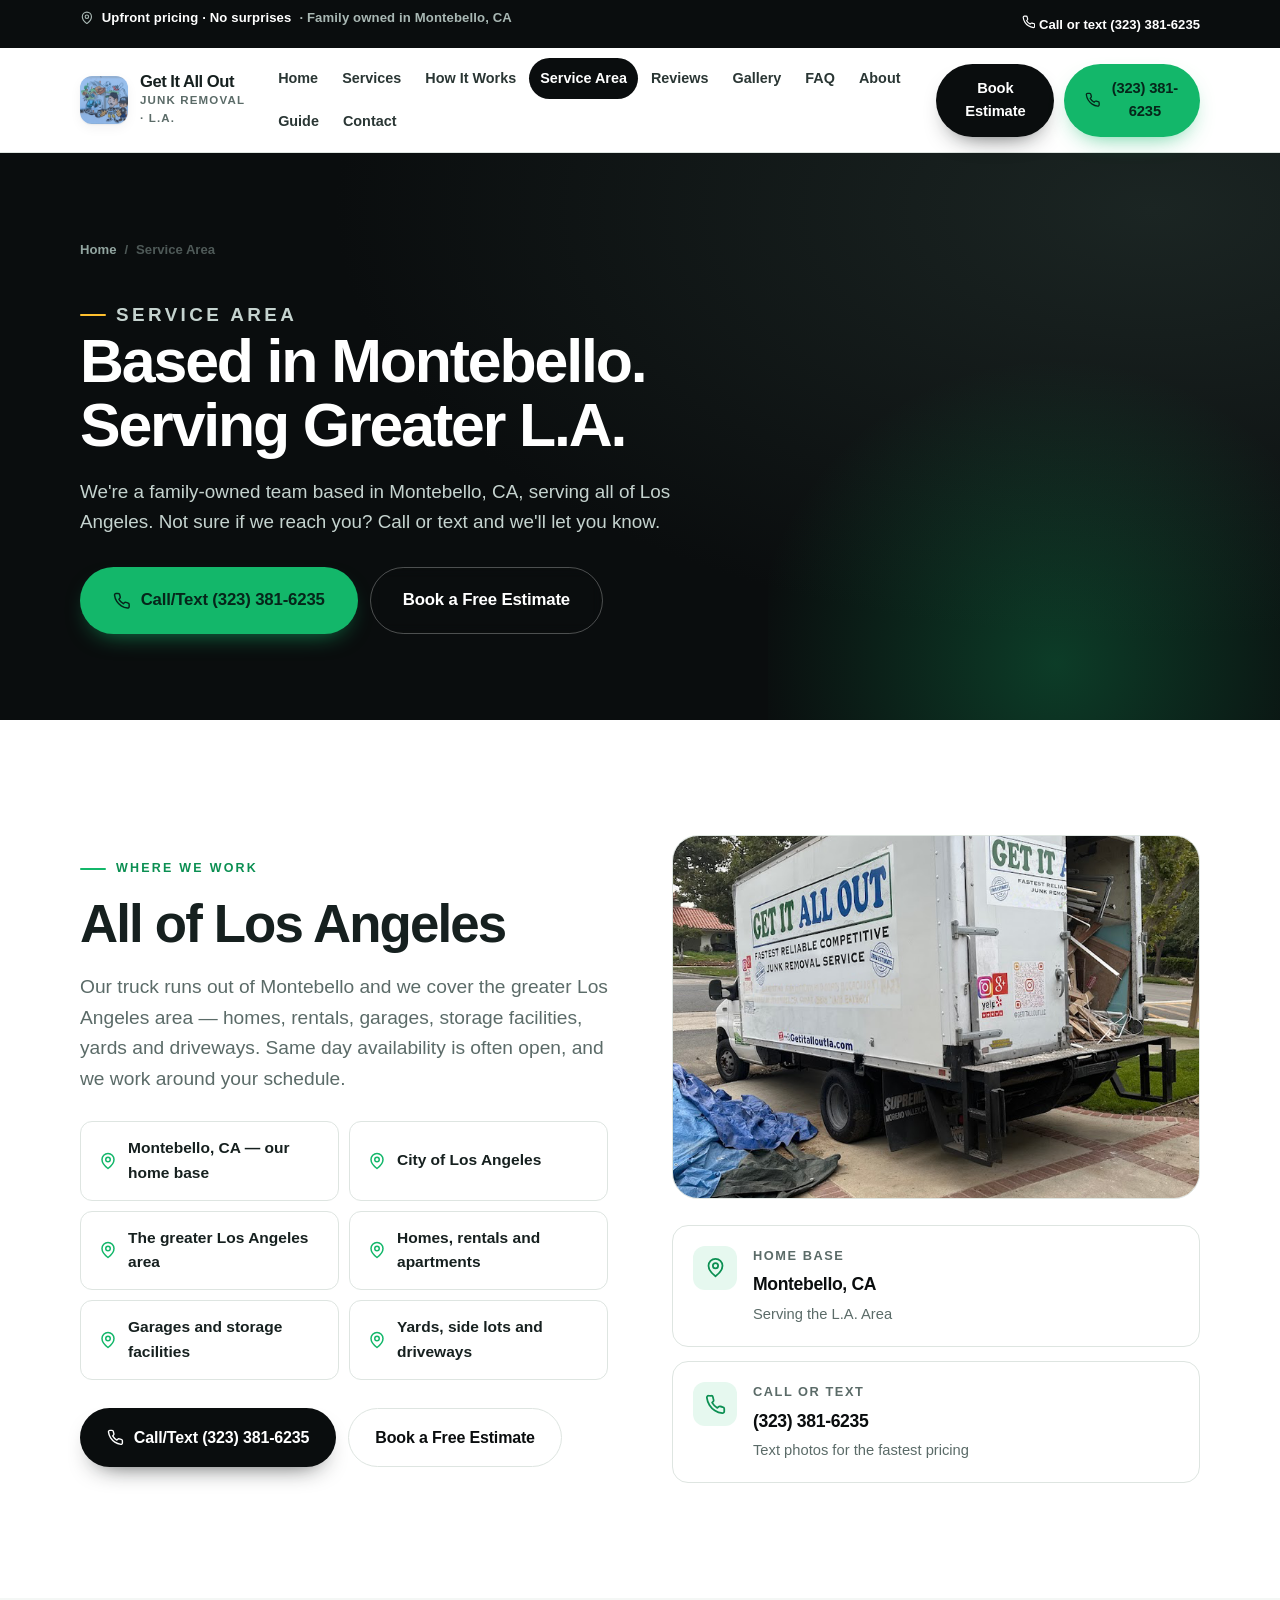
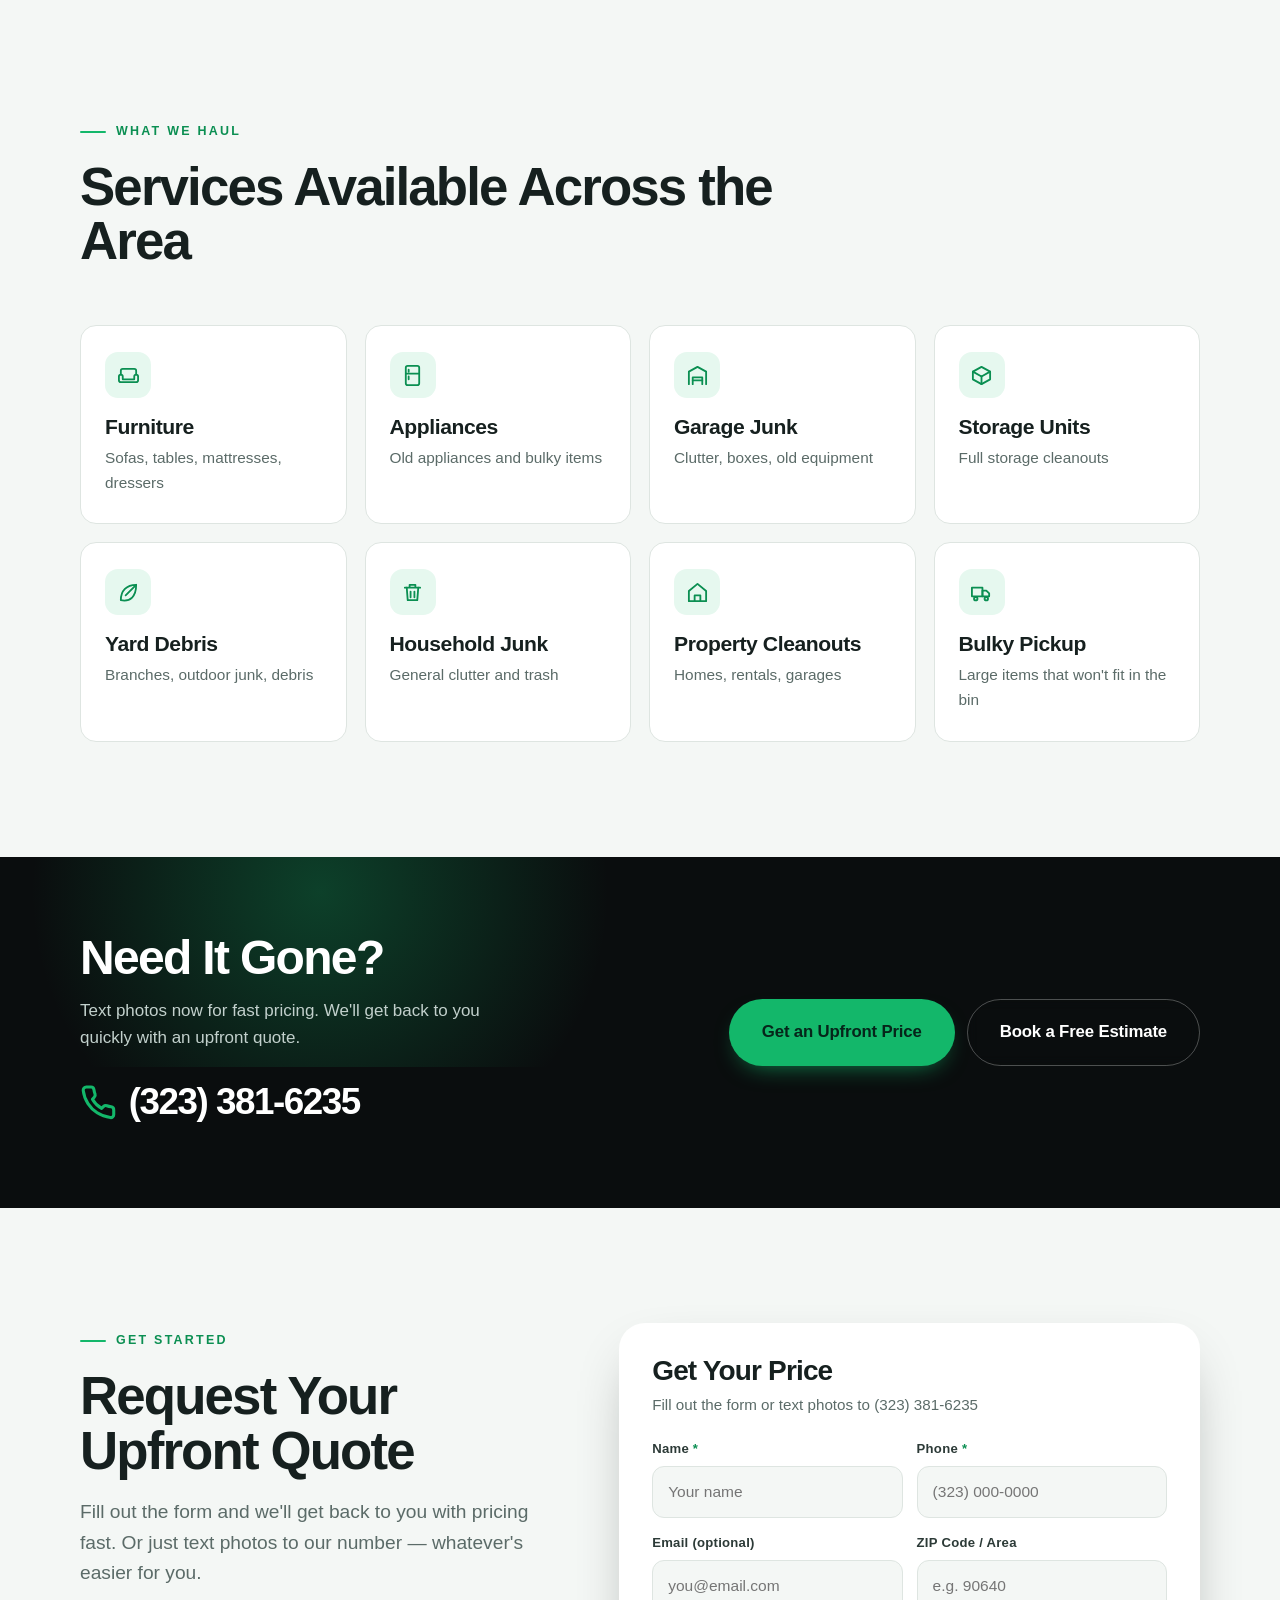
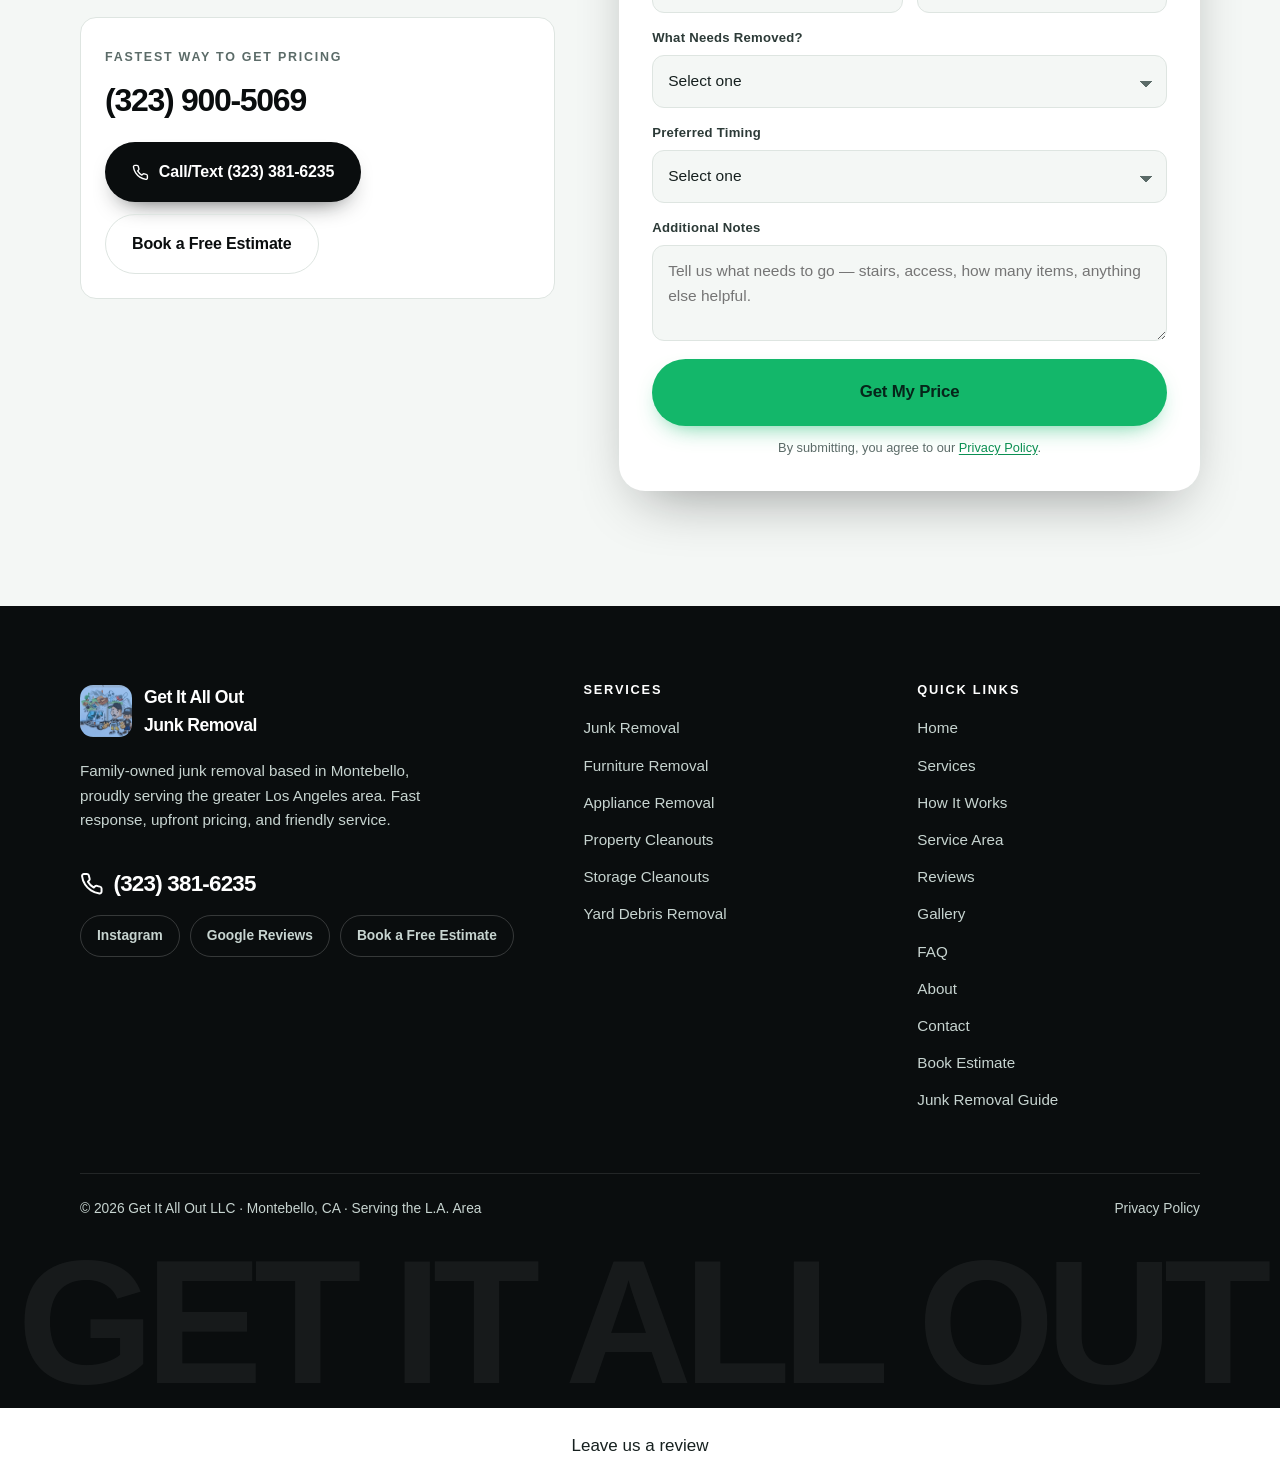
<file: ServiceArea/index.html>
<!DOCTYPE html>
<html lang="en">
<head>
  <meta charset="utf-8">
  <meta name="viewport" content="width=device-width, initial-scale=1">
  <title>Service Area | Get It All Out Junk</title>
  <meta name="description" content="Family-owned junk removal based in Montebello, CA, serving all of Los Angeles and the greater L.A. area. Call or text (323) 381-6235.">
  <meta name="theme-color" content="#0A0D0E">
  <meta name="author" content="Get It All Out LLC">
  <meta property="og:type" content="website">
  <meta property="og:site_name" content="Get It All Out Junk Removal">
  <meta property="og:title" content="Service Area | Get It All Out Junk">
  <meta property="og:description" content="Family-owned junk removal based in Montebello, CA, serving all of Los Angeles and the greater L.A. area. Call or text (323) 381-6235.">
  <meta property="og:image" content="/images/source/01-342e89443-fd9b103b1e5926c5d23c7da8d892de163de7a77faee67c82ac.png">
  <meta name="twitter:card" content="summary_large_image">
  <link rel="icon" href="/favicon.svg" type="image/svg+xml">
  <link rel="apple-touch-icon" href="/images/source/00-4235836e4-3867491998459488829.jpg">
  <link rel="stylesheet" href="/assets/css/styles.css">
</head>
<body>
  <a class="sr-only" href="#main">Skip to main content</a>
  <header class="site-header">
    <div class="header-top">
      <div class="container">
        <p class="header-top__pitch"><svg class="ico" viewBox="0 0 24 24" fill="none" stroke="currentColor" stroke-width="2" stroke-linecap="round" stroke-linejoin="round" aria-hidden="true"><path d="M20 10c0 6-8 12-8 12s-8-6-8-12a8 8 0 0 1 16 0Z"/><circle cx="12" cy="10" r="3"/></svg> <strong>Upfront pricing · No surprises</strong> · Family owned in Montebello, CA</p>
        <div class="header-top__links">
          <a href="tel:3233816235"><svg class="ico" viewBox="0 0 24 24" fill="none" stroke="currentColor" stroke-width="2" stroke-linecap="round" stroke-linejoin="round" aria-hidden="true"><path d="M22 16.9v3a2 2 0 0 1-2.2 2 19.8 19.8 0 0 1-8.6-3.1 19.5 19.5 0 0 1-6-6A19.8 19.8 0 0 1 2.1 4.2A2 2 0 0 1 4.1 2h3a2 2 0 0 1 2 1.7 12.8 12.8 0 0 0 .7 2.8 2 2 0 0 1-.5 2.1L8.1 9.9a16 16 0 0 0 6 6l1.3-1.3a2 2 0 0 1 2.1-.4 12.8 12.8 0 0 0 2.8.7 2 2 0 0 1 1.7 2Z"/></svg> Call or text (323) 381-6235</a>
        </div>
      </div>
    </div>
    <div class="container header-bar">
      <a class="brand" href="/">
        <img src="/images/source/00-4235836e4-3867491998459488829.jpg" alt="Get It All Out Junk Removal logo" width="48" height="48">
        <span>
          <span class="brand__name">Get It All Out</span>
          <span class="brand__sub">Junk Removal · L.A.</span>
        </span>
      </a>
      <nav class="nav" id="site-nav" aria-label="Main navigation">
        <button class="nav-close" type="button" aria-label="Close navigation">&times;</button>
          <a href="/">Home</a>
          <a href="/Services/">Services</a>
          <a href="/HowItWorks/">How It Works</a>
          <a href="/ServiceArea/" aria-current="page">Service Area</a>
          <a href="/Reviews/">Reviews</a>
          <a href="/Gallery/">Gallery</a>
          <a href="/FAQ/">FAQ</a>
          <a href="/About/">About</a>
          <a href="/JunkRemovalGuide/">Guide</a>
          <a href="/Contact/">Contact</a>
        <div class="nav__cta">
          <a class="btn btn--dark" href="/Booking/">Book a Free Estimate</a>
          <a class="btn" href="tel:3233816235"><svg class="ico" viewBox="0 0 24 24" fill="none" stroke="currentColor" stroke-width="2" stroke-linecap="round" stroke-linejoin="round" aria-hidden="true"><path d="M22 16.9v3a2 2 0 0 1-2.2 2 19.8 19.8 0 0 1-8.6-3.1 19.5 19.5 0 0 1-6-6A19.8 19.8 0 0 1 2.1 4.2A2 2 0 0 1 4.1 2h3a2 2 0 0 1 2 1.7 12.8 12.8 0 0 0 .7 2.8 2 2 0 0 1-.5 2.1L8.1 9.9a16 16 0 0 0 6 6l1.3-1.3a2 2 0 0 1 2.1-.4 12.8 12.8 0 0 0 2.8.7 2 2 0 0 1 1.7 2Z"/></svg> Call/Text (323) 381-6235</a>
        </div>
      </nav>
      <div class="nav-backdrop"></div>
      <div class="header-cta">
        <a class="btn btn--dark" href="/Booking/">Book Estimate</a>
        <a class="btn" href="tel:3233816235"><svg class="ico" viewBox="0 0 24 24" fill="none" stroke="currentColor" stroke-width="2" stroke-linecap="round" stroke-linejoin="round" aria-hidden="true"><path d="M22 16.9v3a2 2 0 0 1-2.2 2 19.8 19.8 0 0 1-8.6-3.1 19.5 19.5 0 0 1-6-6A19.8 19.8 0 0 1 2.1 4.2A2 2 0 0 1 4.1 2h3a2 2 0 0 1 2 1.7 12.8 12.8 0 0 0 .7 2.8 2 2 0 0 1-.5 2.1L8.1 9.9a16 16 0 0 0 6 6l1.3-1.3a2 2 0 0 1 2.1-.4 12.8 12.8 0 0 0 2.8.7 2 2 0 0 1 1.7 2Z"/></svg> (323) 381-6235</a>
        <button class="nav-toggle" type="button" aria-expanded="false" aria-controls="site-nav">
          <span></span> Menu
        </button>
      </div>
    </div>
  </header>

  <main id="main">
    <section class="page-hero">
      <div class="container">
        <nav class="crumbs" aria-label="Breadcrumb">
          <a href="/">Home</a> <span>/</span> <span>Service Area</span>
        </nav>
        <div class="page-hero__inner">
          <p class="eyebrow eyebrow--light">Service Area</p>
          <h1>Based in Montebello.<br>Serving Greater L.A.</h1>
          <p>We're a family-owned team based in Montebello, CA, serving all of Los Angeles. Not sure if we reach you? Call or text and we'll let you know.</p>
          <div class="btn-row">
            <a class="btn btn--lg" href="tel:3233816235"><svg class="ico" viewBox="0 0 24 24" fill="none" stroke="currentColor" stroke-width="2" stroke-linecap="round" stroke-linejoin="round" aria-hidden="true"><path d="M22 16.9v3a2 2 0 0 1-2.2 2 19.8 19.8 0 0 1-8.6-3.1 19.5 19.5 0 0 1-6-6A19.8 19.8 0 0 1 2.1 4.2A2 2 0 0 1 4.1 2h3a2 2 0 0 1 2 1.7 12.8 12.8 0 0 0 .7 2.8 2 2 0 0 1-.5 2.1L8.1 9.9a16 16 0 0 0 6 6l1.3-1.3a2 2 0 0 1 2.1-.4 12.8 12.8 0 0 0 2.8.7 2 2 0 0 1 1.7 2Z"/></svg> Call/Text (323) 381-6235</a>
            <a class="btn btn--ghost btn--lg" href="/Booking/">Book a Free Estimate</a>
          </div>
        </div>
      </div>
    </section>
    <section class="section">
      <div class="container split">
        <div class="reveal">
          <p class="eyebrow">Where We Work</p>
          <h2>All of Los Angeles</h2>
          <p class="lede" style="margin-top:20px">Our truck runs out of Montebello and we cover the greater Los Angeles area — homes, rentals, garages, storage facilities, yards and driveways. Same day availability is often open, and we work around your schedule.</p>
          <ul class="area-list" style="margin-top:26px">
            <li><svg viewBox="0 0 24 24" fill="none" stroke="currentColor" stroke-width="2" stroke-linecap="round" stroke-linejoin="round" aria-hidden="true"><path d="M20 10c0 6-8 12-8 12s-8-6-8-12a8 8 0 0 1 16 0Z"/><circle cx="12" cy="10" r="3"/></svg> Montebello, CA — our home base</li>
            <li><svg viewBox="0 0 24 24" fill="none" stroke="currentColor" stroke-width="2" stroke-linecap="round" stroke-linejoin="round" aria-hidden="true"><path d="M20 10c0 6-8 12-8 12s-8-6-8-12a8 8 0 0 1 16 0Z"/><circle cx="12" cy="10" r="3"/></svg> City of Los Angeles</li>
            <li><svg viewBox="0 0 24 24" fill="none" stroke="currentColor" stroke-width="2" stroke-linecap="round" stroke-linejoin="round" aria-hidden="true"><path d="M20 10c0 6-8 12-8 12s-8-6-8-12a8 8 0 0 1 16 0Z"/><circle cx="12" cy="10" r="3"/></svg> The greater Los Angeles area</li>
            <li><svg viewBox="0 0 24 24" fill="none" stroke="currentColor" stroke-width="2" stroke-linecap="round" stroke-linejoin="round" aria-hidden="true"><path d="M20 10c0 6-8 12-8 12s-8-6-8-12a8 8 0 0 1 16 0Z"/><circle cx="12" cy="10" r="3"/></svg> Homes, rentals and apartments</li>
            <li><svg viewBox="0 0 24 24" fill="none" stroke="currentColor" stroke-width="2" stroke-linecap="round" stroke-linejoin="round" aria-hidden="true"><path d="M20 10c0 6-8 12-8 12s-8-6-8-12a8 8 0 0 1 16 0Z"/><circle cx="12" cy="10" r="3"/></svg> Garages and storage facilities</li>
            <li><svg viewBox="0 0 24 24" fill="none" stroke="currentColor" stroke-width="2" stroke-linecap="round" stroke-linejoin="round" aria-hidden="true"><path d="M20 10c0 6-8 12-8 12s-8-6-8-12a8 8 0 0 1 16 0Z"/><circle cx="12" cy="10" r="3"/></svg> Yards, side lots and driveways</li>
          </ul>
          <div class="btn-row" style="margin-top:28px">
            <a class="btn btn--dark" href="tel:3233816235"><svg class="ico" viewBox="0 0 24 24" fill="none" stroke="currentColor" stroke-width="2" stroke-linecap="round" stroke-linejoin="round" aria-hidden="true"><path d="M22 16.9v3a2 2 0 0 1-2.2 2 19.8 19.8 0 0 1-8.6-3.1 19.5 19.5 0 0 1-6-6A19.8 19.8 0 0 1 2.1 4.2A2 2 0 0 1 4.1 2h3a2 2 0 0 1 2 1.7 12.8 12.8 0 0 0 .7 2.8 2 2 0 0 1-.5 2.1L8.1 9.9a16 16 0 0 0 6 6l1.3-1.3a2 2 0 0 1 2.1-.4 12.8 12.8 0 0 0 2.8.7 2 2 0 0 1 1.7 2Z"/></svg> Call/Text (323) 381-6235</a>
            <a class="btn btn--outline" href="/Booking/">Book a Free Estimate</a>
          </div>
        </div>
        <div class="reveal">
          <div class="statband__media" style="background:#F4F7F5;border-color:var(--line)">
            <img src="/images/source/01-342e89443-fd9b103b1e5926c5d23c7da8d892de163de7a77faee67c82ac.png" alt="Get It All Out Junk branded truck loaded with items for removal in Los Angeles" loading="lazy">
          </div>
          <div class="contact-list">
            <div class="contact-row">
              <span class="contact-row__icon"><svg viewBox="0 0 24 24" fill="none" stroke="currentColor" stroke-width="2" stroke-linecap="round" stroke-linejoin="round" aria-hidden="true"><path d="M20 10c0 6-8 12-8 12s-8-6-8-12a8 8 0 0 1 16 0Z"/><circle cx="12" cy="10" r="3"/></svg></span>
              <div>
                <strong>Home base</strong>
                <span class="val">Montebello, CA</span>
                <p>Serving the L.A. Area</p>
              </div>
            </div>
            <div class="contact-row">
              <span class="contact-row__icon"><svg class="ico" viewBox="0 0 24 24" fill="none" stroke="currentColor" stroke-width="2" stroke-linecap="round" stroke-linejoin="round" aria-hidden="true"><path d="M22 16.9v3a2 2 0 0 1-2.2 2 19.8 19.8 0 0 1-8.6-3.1 19.5 19.5 0 0 1-6-6A19.8 19.8 0 0 1 2.1 4.2A2 2 0 0 1 4.1 2h3a2 2 0 0 1 2 1.7 12.8 12.8 0 0 0 .7 2.8 2 2 0 0 1-.5 2.1L8.1 9.9a16 16 0 0 0 6 6l1.3-1.3a2 2 0 0 1 2.1-.4 12.8 12.8 0 0 0 2.8.7 2 2 0 0 1 1.7 2Z"/></svg></span>
              <div>
                <strong>Call or text</strong>
                <a href="tel:3233816235">(323) 381-6235</a>
                <p>Text photos for the fastest pricing</p>
              </div>
            </div>
          </div>
        </div>
      </div>
    </section>

    <section class="section section--mist">
      <div class="container">
        <div class="section-head">
          <p class="eyebrow">What We Haul</p>
          <h2>Services Available Across the Area</h2>
        </div>
        <div class="grid grid--4">
          <article class="card reveal" id="furniture">
            <div class="card__icon"><svg viewBox="0 0 24 24" fill="none" stroke="currentColor" stroke-width="1.9" stroke-linecap="round" stroke-linejoin="round" aria-hidden="true"><path d="M4 11V7a2 2 0 0 1 2-2h12a2 2 0 0 1 2 2v4"/><path d="M2 13a2 2 0 0 1 4 0v3h12v-3a2 2 0 0 1 4 0v4a2 2 0 0 1-2 2H4a2 2 0 0 1-2-2Z"/></svg></div>
            <h3>Furniture</h3>
            <p>Sofas, tables, mattresses, dressers</p>
          </article>
          <article class="card reveal" id="appliances">
            <div class="card__icon"><svg viewBox="0 0 24 24" fill="none" stroke="currentColor" stroke-width="1.9" stroke-linecap="round" stroke-linejoin="round" aria-hidden="true"><rect x="5" y="2" width="14" height="20" rx="2"/><path d="M5 10h14M8 6v2M8 13v3"/></svg></div>
            <h3>Appliances</h3>
            <p>Old appliances and bulky items</p>
          </article>
          <article class="card reveal" id="garage">
            <div class="card__icon"><svg viewBox="0 0 24 24" fill="none" stroke="currentColor" stroke-width="1.9" stroke-linecap="round" stroke-linejoin="round" aria-hidden="true"><path d="M3 21V8l9-5 9 5v13"/><path d="M7 21v-7h10v7"/><path d="M7 17h10"/></svg></div>
            <h3>Garage Junk</h3>
            <p>Clutter, boxes, old equipment</p>
          </article>
          <article class="card reveal" id="storage">
            <div class="card__icon"><svg viewBox="0 0 24 24" fill="none" stroke="currentColor" stroke-width="1.9" stroke-linecap="round" stroke-linejoin="round" aria-hidden="true"><path d="M3 8 12 3l9 5v8l-9 5-9-5Z"/><path d="M3 8l9 5 9-5"/><path d="M12 13v8"/></svg></div>
            <h3>Storage Units</h3>
            <p>Full storage cleanouts</p>
          </article>
          <article class="card reveal" id="yard">
            <div class="card__icon"><svg viewBox="0 0 24 24" fill="none" stroke="currentColor" stroke-width="1.9" stroke-linecap="round" stroke-linejoin="round" aria-hidden="true"><path d="M4 20c10 2 16-4 16-16C10 4 4 10 4 20Z"/><path d="M9 15 20 4"/></svg></div>
            <h3>Yard Debris</h3>
            <p>Branches, outdoor junk, debris</p>
          </article>
          <article class="card reveal" id="household">
            <div class="card__icon"><svg viewBox="0 0 24 24" fill="none" stroke="currentColor" stroke-width="1.9" stroke-linecap="round" stroke-linejoin="round" aria-hidden="true"><path d="M4 7h16M9 7V4h6v3"/><path d="M6 7l1 13h10l1-13"/><path d="M10 11v6M14 11v6"/></svg></div>
            <h3>Household Junk</h3>
            <p>General clutter and trash</p>
          </article>
          <article class="card reveal" id="cleanouts">
            <div class="card__icon"><svg viewBox="0 0 24 24" fill="none" stroke="currentColor" stroke-width="1.9" stroke-linecap="round" stroke-linejoin="round" aria-hidden="true"><path d="M3 10.5 12 3l9 7.5V21H3Z"/><path d="M9 21v-6h6v6"/></svg></div>
            <h3>Property Cleanouts</h3>
            <p>Homes, rentals, garages</p>
          </article>
          <article class="card reveal" id="bulky">
            <div class="card__icon"><svg viewBox="0 0 24 24" fill="none" stroke="currentColor" stroke-width="1.9" stroke-linecap="round" stroke-linejoin="round" aria-hidden="true"><path d="M2 7h11v9H2Z"/><path d="M13 10h4l3 3v3h-7Z"/><circle cx="6" cy="18.5" r="1.8"/><circle cx="17" cy="18.5" r="1.8"/></svg></div>
            <h3>Bulky Pickup</h3>
            <p>Large items that won't fit in the bin</p>
          </article>
        </div>
      </div>
    </section>

    <section class="section section--tight cta-band">
      <div class="container cta-band__inner">
        <div>
          <h2>Need It Gone?</h2>
          <p>Text photos now for fast pricing. We'll get back to you quickly with an upfront quote.</p>
          <a class="phone-xl" href="tel:3233816235" style="margin-top:22px"><svg class="ico" viewBox="0 0 24 24" fill="none" stroke="currentColor" stroke-width="2" stroke-linecap="round" stroke-linejoin="round" aria-hidden="true"><path d="M22 16.9v3a2 2 0 0 1-2.2 2 19.8 19.8 0 0 1-8.6-3.1 19.5 19.5 0 0 1-6-6A19.8 19.8 0 0 1 2.1 4.2A2 2 0 0 1 4.1 2h3a2 2 0 0 1 2 1.7 12.8 12.8 0 0 0 .7 2.8 2 2 0 0 1-.5 2.1L8.1 9.9a16 16 0 0 0 6 6l1.3-1.3a2 2 0 0 1 2.1-.4 12.8 12.8 0 0 0 2.8.7 2 2 0 0 1 1.7 2Z"/></svg> (323) 381-6235</a>
        </div>
        <div class="btn-row">
          <a class="btn btn--lg" href="/Contact/">Get an Upfront Price</a>
          <a class="btn btn--ghost btn--lg" href="/Booking/">Book a Free Estimate</a>
        </div>
      </div>
    </section>

    <section class="section quote-section" id="quote">
      <div class="container">
        <div class="alert-sent" role="status">
        <svg width="22" height="22" style="color:#13B76A;margin-top:3px;flex:none" viewBox="0 0 24 24" fill="none" stroke="currentColor" stroke-width="2.4" stroke-linecap="round" stroke-linejoin="round" aria-hidden="true"><path d="M20 6 9 17l-5-5"/></svg>
        <div>
          <strong>Thanks, your message was sent.</strong>
          <p>We'll get back to you with an upfront price fast. Need it sooner? Call or text <a href="tel:3233816235">(323) 381-6235</a>.</p>
        </div>
      </div>
        <div class="quote-section__grid">
          <div class="reveal">
            <p class="eyebrow">Get Started</p>
            <h2>Request Your<br>Upfront Quote</h2>
            <p class="lede" style="margin-top:18px">Fill out the form and we'll get back to you with pricing fast. Or just text photos to our number — whatever's easier for you.</p>
            <div class="fastbox">
              <span class="fastbox__label">Fastest way to get pricing</span>
              <a class="big" href="tel:3239005069">(323) 900-5069</a>
              <div class="btn-row">
                <a class="btn btn--dark" href="tel:3233816235"><svg class="ico" viewBox="0 0 24 24" fill="none" stroke="currentColor" stroke-width="2" stroke-linecap="round" stroke-linejoin="round" aria-hidden="true"><path d="M22 16.9v3a2 2 0 0 1-2.2 2 19.8 19.8 0 0 1-8.6-3.1 19.5 19.5 0 0 1-6-6A19.8 19.8 0 0 1 2.1 4.2A2 2 0 0 1 4.1 2h3a2 2 0 0 1 2 1.7 12.8 12.8 0 0 0 .7 2.8 2 2 0 0 1-.5 2.1L8.1 9.9a16 16 0 0 0 6 6l1.3-1.3a2 2 0 0 1 2.1-.4 12.8 12.8 0 0 0 2.8.7 2 2 0 0 1 1.7 2Z"/></svg> Call/Text (323) 381-6235</a>
                <a class="btn btn--outline" href="/Booking/">Book a Free Estimate</a>
              </div>
            </div>
          </div>
          <div class="reveal">
            <div class="form-card">
        <div class="form-card__head">
          <h2>Get Your Price</h2>
          <p>Fill out the form or text photos to (323) 381-6235</p>
        </div>
        <div class="form-body">
          <form method="POST" action="https://vision.leadrai.com/api/forms/5715522718ffaf05262fbb32a637762d" data-leadr>
            <input type="hidden" name="_form" value="Quote request">
            <input type="hidden" name="_page" value="">
            <input type="text" name="_gotcha" tabindex="-1" autocomplete="off" style="display:none">
            <div class="form-grid">
            <div class="field">
              <label for="f-quote-name">Name <span class="req">*</span></label>
              <input type="text" id="f-quote-name" name="name" required autocomplete="name" placeholder="Your name">
            </div>
            <div class="field">
              <label for="f-quote-phone">Phone <span class="req">*</span></label>
              <input type="tel" id="f-quote-phone" name="phone" required autocomplete="tel" placeholder="(323) 000-0000">
            </div>
            <div class="field">
              <label for="f-quote-email">Email (optional)</label>
              <input type="email" id="f-quote-email" name="email" autocomplete="email" placeholder="you@email.com">
            </div>
            <div class="field">
              <label for="f-quote-zip-code-or-area">ZIP Code / Area</label>
              <input type="text" id="f-quote-zip-code-or-area" name="ZIP code or area" placeholder="e.g. 90640">
            </div>
            <div class="field field--full">
              <label for="f-quote-what-needs-removed">What Needs Removed?</label>
              <select id="f-quote-what-needs-removed" name="What needs removed">
                <option value="">Select one</option>
                <option value="Furniture removal">Furniture removal</option>
                <option value="Appliance removal">Appliance removal</option>
                <option value="Garage junk">Garage junk</option>
                <option value="Storage unit cleanout">Storage unit cleanout</option>
                <option value="Yard debris">Yard debris</option>
                <option value="Household junk">Household junk</option>
                <option value="Property cleanout">Property cleanout</option>
                <option value="Bulky item pickup">Bulky item pickup</option>
                <option value="Something else / not sure">Something else / not sure</option>
              </select>
            </div>
            <div class="field field--full">
              <label for="f-quote-preferred-timing">Preferred Timing</label>
              <select id="f-quote-preferred-timing" name="Preferred timing">
                <option value="">Select one</option>
                <option value="As soon as possible">As soon as possible</option>
                <option value="Same day if available">Same day if available</option>
                <option value="Within a few days">Within a few days</option>
                <option value="This weekend">This weekend</option>
                <option value="Next week">Next week</option>
                <option value="Just getting pricing for now">Just getting pricing for now</option>
              </select>
            </div>
            <div class="field field--full">
              <label for="f-quote-additional-notes">Additional Notes</label>
              <textarea id="f-quote-additional-notes" name="Additional notes" placeholder="Tell us what needs to go — stairs, access, how many items, anything else helpful."></textarea>
            </div>
            </div>
            <div class="form-actions">
              <button class="btn btn--lg btn--block" type="submit">Get My Price</button>
              <p class="form-note">By submitting, you agree to our <a href="/Privacy/">Privacy Policy</a>.</p>
            </div>
          </form>
        </div>
        <div class="form-status" role="status" aria-live="polite"></div>
      </div>
          </div>
        </div>
      </div>
    </section>
  </main>

  <footer class="site-footer">
    <div class="container">
      <div class="footer-grid">
        <div>
          <div class="footer-brand">
            <img src="/images/source/00-4235836e4-3867491998459488829.jpg" alt="Get It All Out Junk Removal logo" width="52" height="52">
            <strong>Get It All Out<br>Junk Removal</strong>
          </div>
          <p>Family-owned junk removal based in Montebello, proudly serving the greater Los Angeles area. Fast response, upfront pricing, and friendly service.</p>
          <a class="footer-phone" href="tel:3233816235"><svg class="ico" viewBox="0 0 24 24" fill="none" stroke="currentColor" stroke-width="2" stroke-linecap="round" stroke-linejoin="round" aria-hidden="true"><path d="M22 16.9v3a2 2 0 0 1-2.2 2 19.8 19.8 0 0 1-8.6-3.1 19.5 19.5 0 0 1-6-6A19.8 19.8 0 0 1 2.1 4.2A2 2 0 0 1 4.1 2h3a2 2 0 0 1 2 1.7 12.8 12.8 0 0 0 .7 2.8 2 2 0 0 1-.5 2.1L8.1 9.9a16 16 0 0 0 6 6l1.3-1.3a2 2 0 0 1 2.1-.4 12.8 12.8 0 0 0 2.8.7 2 2 0 0 1 1.7 2Z"/></svg> (323) 381-6235</a>
          <div class="footer-social">
            <a href="https://www.instagram.com/getitalloutllc" target="_blank" rel="noopener">Instagram</a>
            <a href="https://share.google/wnN1zUw3tu8OWKQQQ" target="_blank" rel="noopener">Google Reviews</a>
            <a href="/Booking/">Book a Free Estimate</a>
          </div>
        </div>
        <div>
          <h4>Services</h4>
          <ul class="footer-links">
          <li><a href="/Services/">Junk Removal</a></li>
          <li><a href="/Services/#furniture">Furniture Removal</a></li>
          <li><a href="/Services/#appliances">Appliance Removal</a></li>
          <li><a href="/Services/#cleanouts">Property Cleanouts</a></li>
          <li><a href="/Services/#storage">Storage Cleanouts</a></li>
          <li><a href="/Services/#yard">Yard Debris Removal</a></li>
          </ul>
        </div>
        <div>
          <h4>Quick Links</h4>
          <ul class="footer-links">
          <li><a href="/">Home</a></li>
          <li><a href="/Services/">Services</a></li>
          <li><a href="/HowItWorks/">How It Works</a></li>
          <li><a href="/ServiceArea/">Service Area</a></li>
          <li><a href="/Reviews/">Reviews</a></li>
          <li><a href="/Gallery/">Gallery</a></li>
          <li><a href="/FAQ/">FAQ</a></li>
          <li><a href="/About/">About</a></li>
          <li><a href="/Contact/">Contact</a></li>
          <li><a href="/Booking/">Book Estimate</a></li>
          <li><a href="/JunkRemovalGuide/">Junk Removal Guide</a></li>
          </ul>
        </div>
      </div>
      <div class="footer-bottom">
        <span>&copy; <span data-year>2026</span> Get It All Out LLC · Montebello, CA · Serving the L.A. Area</span>
        <span><a href="/Privacy/">Privacy Policy</a></span>
      </div>
    </div>
    <div class="wordmark" aria-hidden="true">GET IT ALL OUT</div>
  </footer>

  <div class="callbar">
    <a class="btn btn--dark" href="/Booking/">Book Estimate</a>
    <a class="btn" href="tel:3233816235"><svg class="ico" viewBox="0 0 24 24" fill="none" stroke="currentColor" stroke-width="2" stroke-linecap="round" stroke-linejoin="round" aria-hidden="true"><path d="M22 16.9v3a2 2 0 0 1-2.2 2 19.8 19.8 0 0 1-8.6-3.1 19.5 19.5 0 0 1-6-6A19.8 19.8 0 0 1 2.1 4.2A2 2 0 0 1 4.1 2h3a2 2 0 0 1 2 1.7 12.8 12.8 0 0 0 .7 2.8 2 2 0 0 1-.5 2.1L8.1 9.9a16 16 0 0 0 6 6l1.3-1.3a2 2 0 0 1 2.1-.4 12.8 12.8 0 0 0 2.8.7 2 2 0 0 1 1.7 2Z"/></svg> Call/Text</a>
  </div>

  <script src="/assets/js/main.js" defer></script>
<script src="https://vision.leadrai.com/widget/loader.js" data-lv-widget data-kind="chatbot" data-widget="e979cf3c-0e42-4c9a-8d64-250304d553c1" async></script>
<script defer src="https://static.cloudflareinsights.com/beacon.min.js" data-cf-beacon='{"token": "0a932598fc5b4cc9baf156d875620bd1"}'></script>
<script defer data-lv-track src="https://vision.leadrai.com/api/forms/5715522718ffaf05262fbb32a637762d/t.js"></script>
<p data-lv-review="1" style="text-align:center;margin:24px 0"><a href="/review">Leave us a review</a></p>
</body>
</html>
</file>
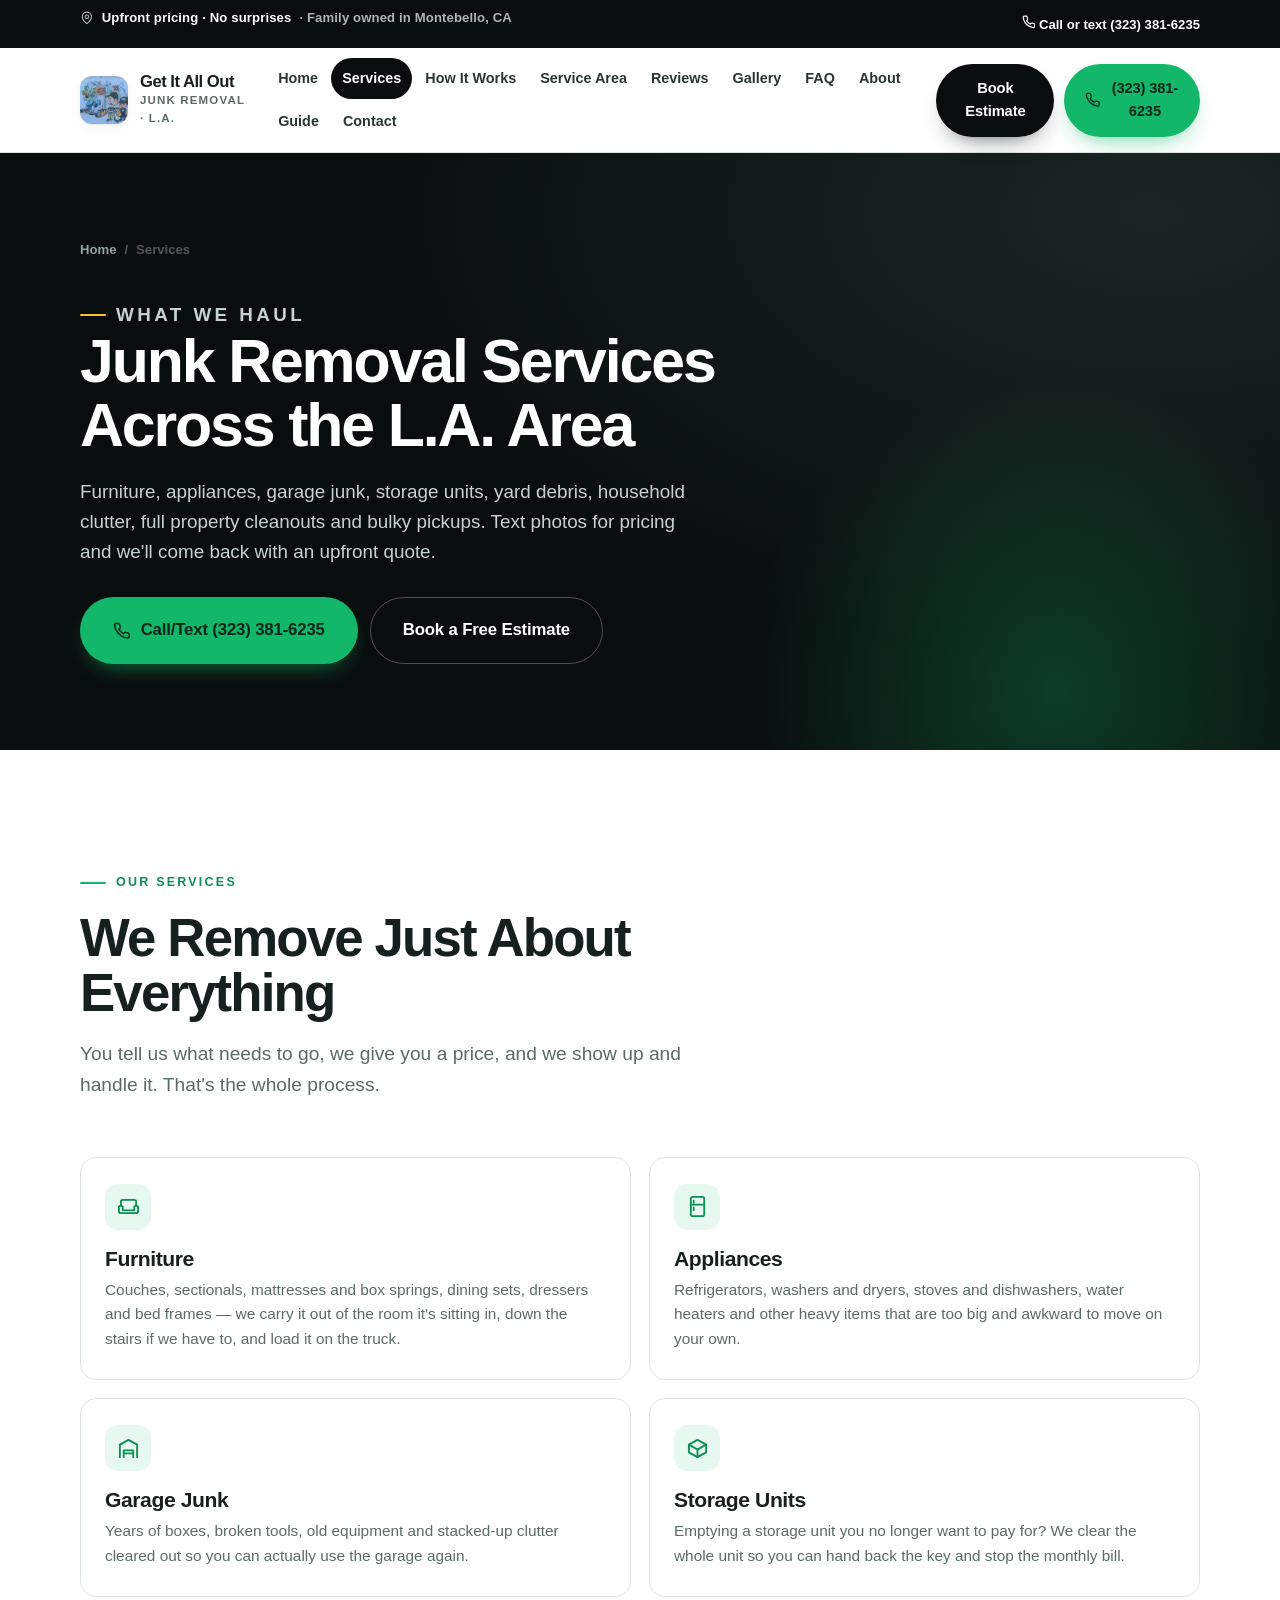
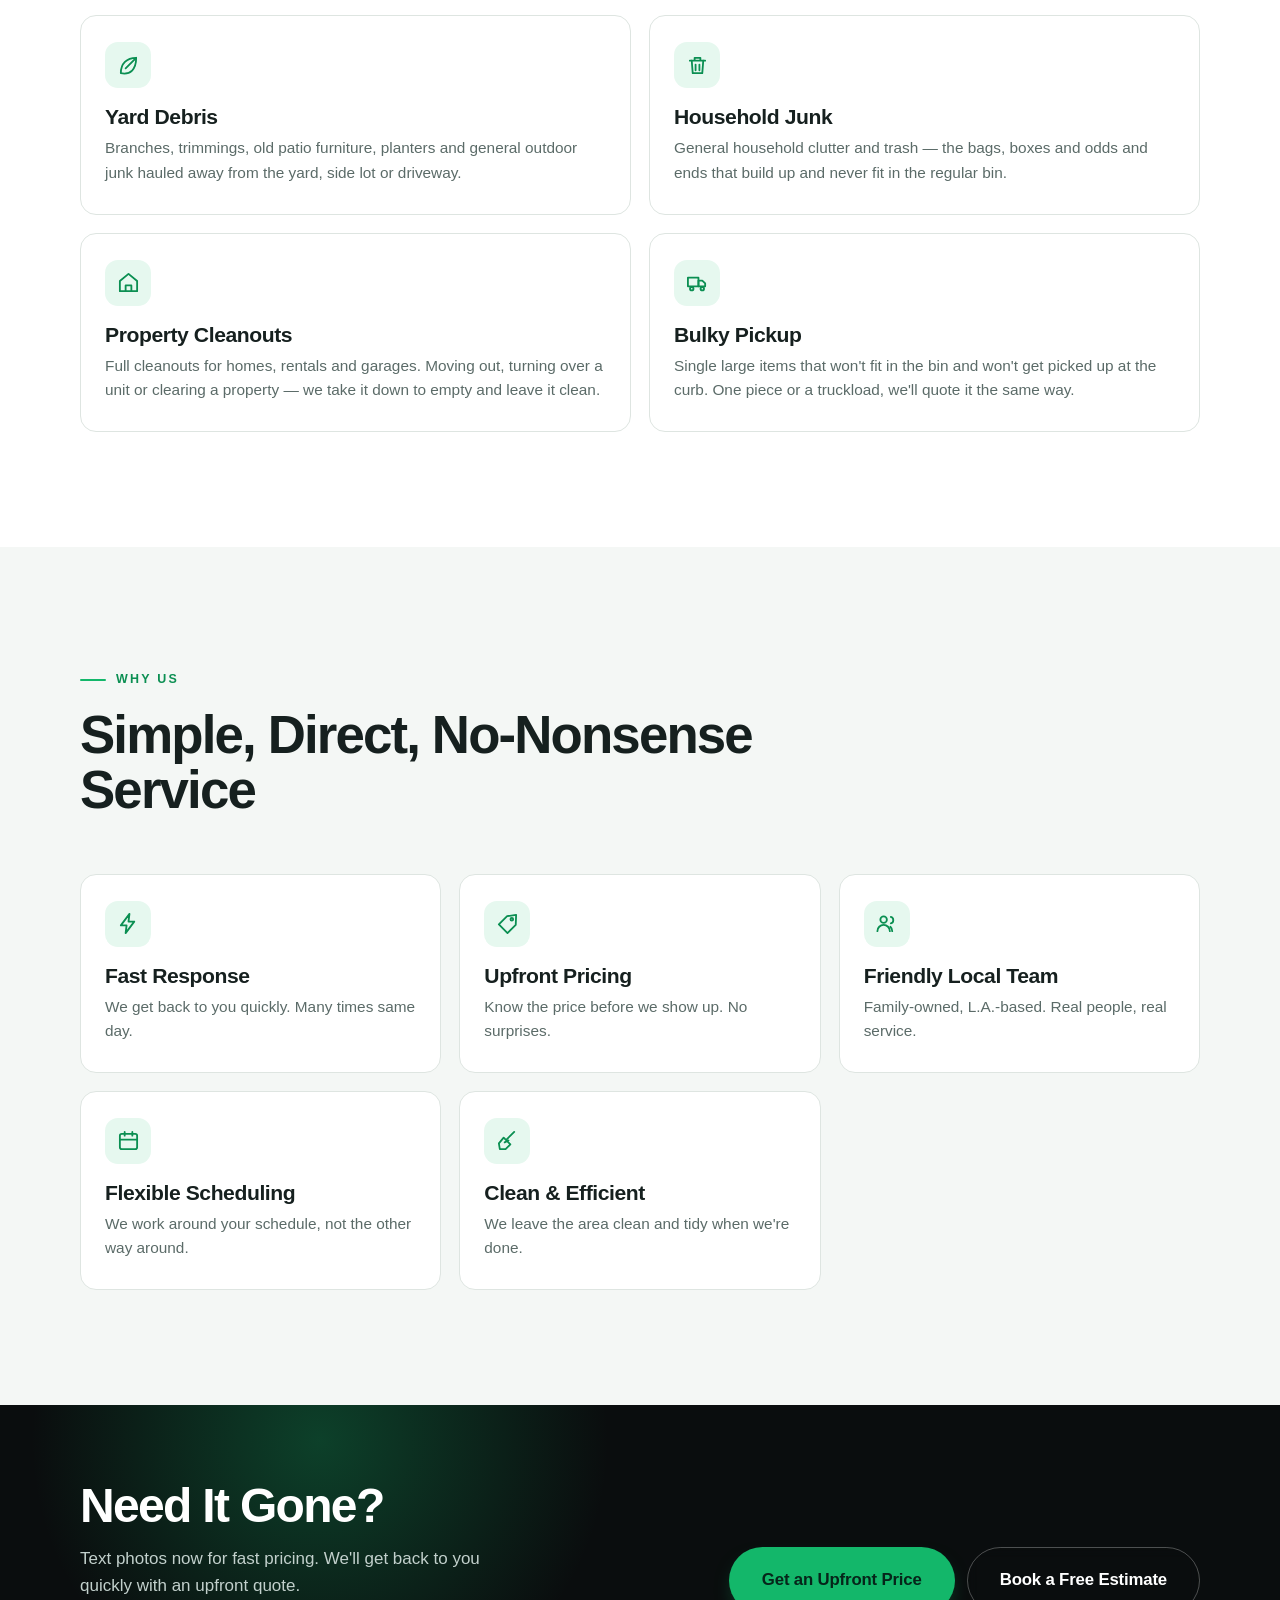
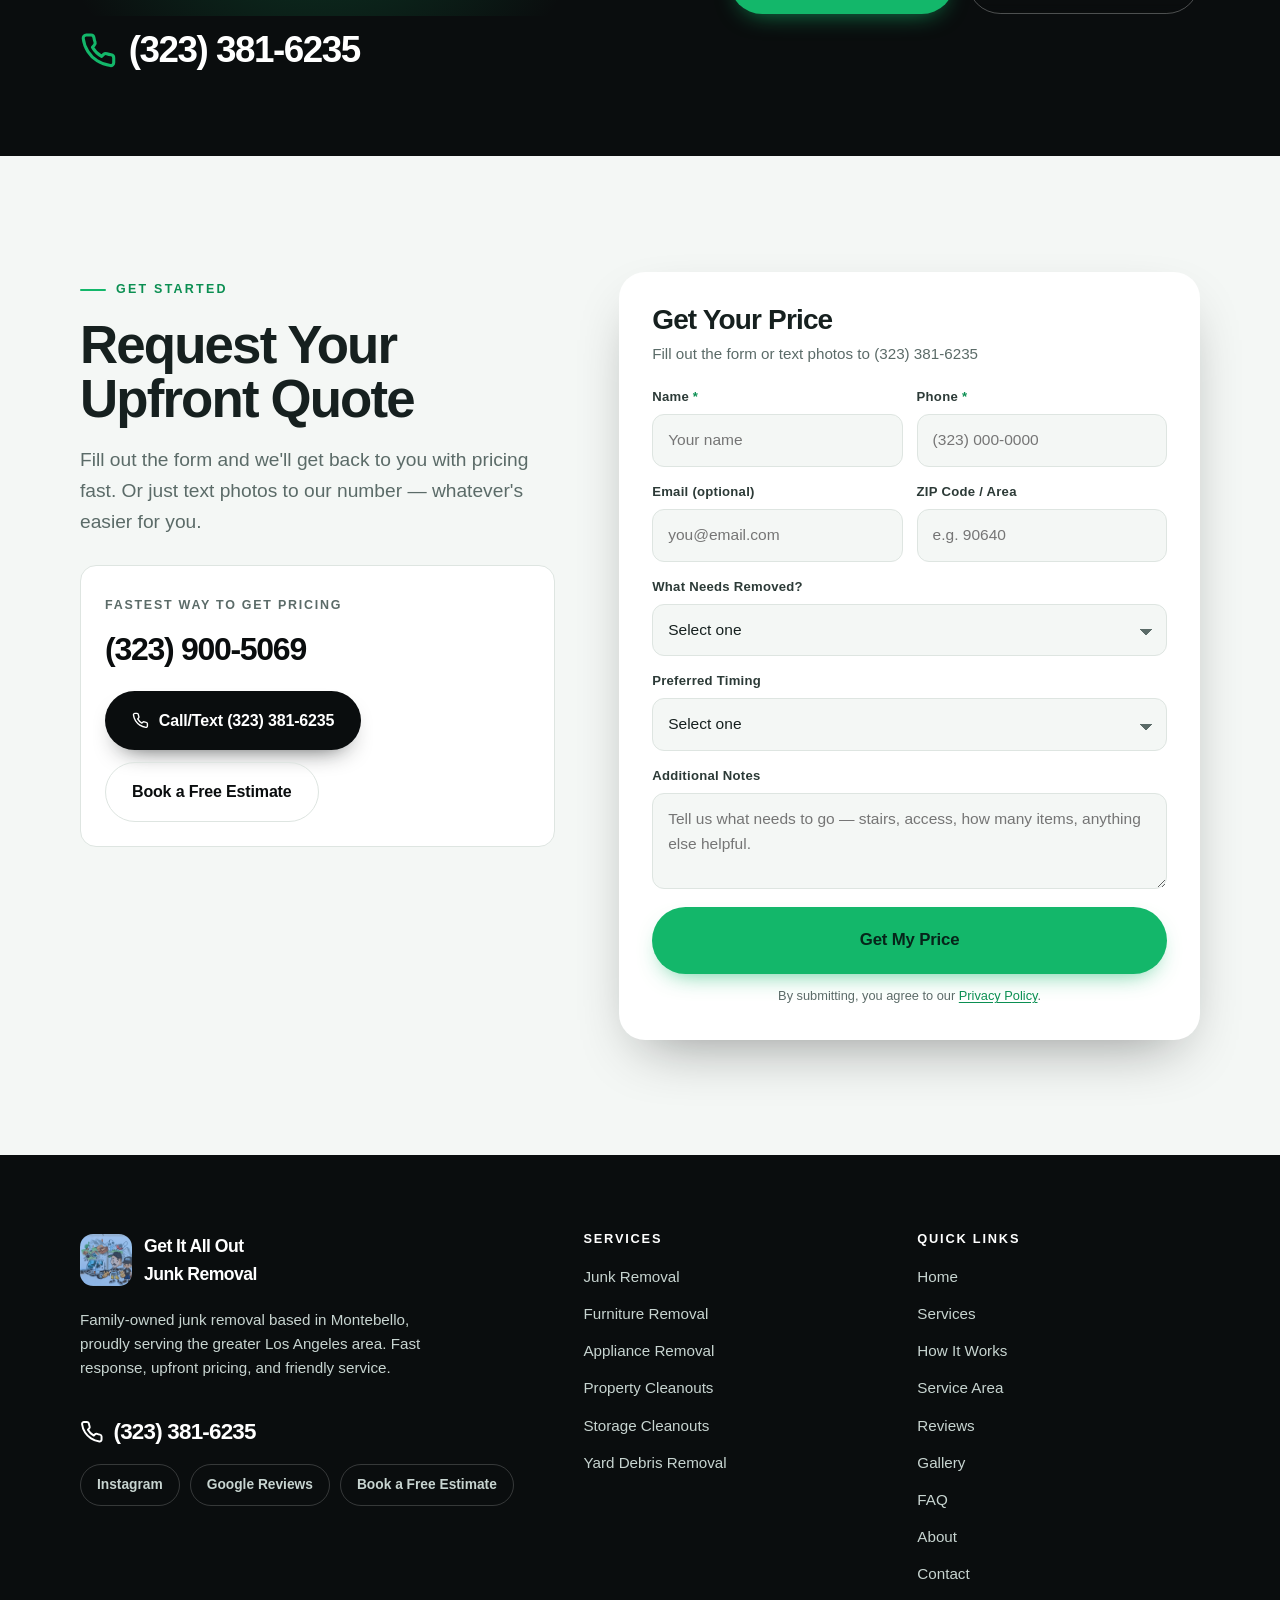
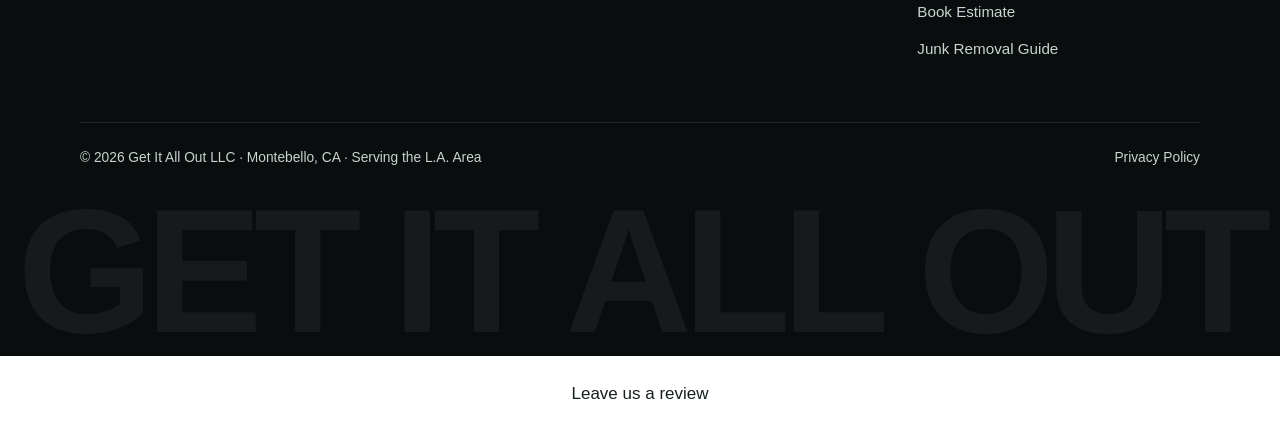
<file: Services/index.html>
<!DOCTYPE html>
<html lang="en">
<head>
  <meta charset="utf-8">
  <meta name="viewport" content="width=device-width, initial-scale=1">
  <title>Services | Get It All Out Junk</title>
  <meta name="description" content="Junk removal services in the L.A. area: furniture, appliances, garage junk, storage unit cleanouts, yard debris, household junk, property cleanouts and bulky pickup. Upfront pricing.">
  <meta name="theme-color" content="#0A0D0E">
  <meta name="author" content="Get It All Out LLC">
  <meta property="og:type" content="website">
  <meta property="og:site_name" content="Get It All Out Junk Removal">
  <meta property="og:title" content="Services | Get It All Out Junk">
  <meta property="og:description" content="Junk removal services in the L.A. area: furniture, appliances, garage junk, storage unit cleanouts, yard debris, household junk, property cleanouts and bulky pickup. Upfront pricing.">
  <meta property="og:image" content="/images/source/01-342e89443-fd9b103b1e5926c5d23c7da8d892de163de7a77faee67c82ac.png">
  <meta name="twitter:card" content="summary_large_image">
  <link rel="icon" href="/favicon.svg" type="image/svg+xml">
  <link rel="apple-touch-icon" href="/images/source/00-4235836e4-3867491998459488829.jpg">
  <link rel="stylesheet" href="/assets/css/styles.css">
</head>
<body>
  <a class="sr-only" href="#main">Skip to main content</a>
  <header class="site-header">
    <div class="header-top">
      <div class="container">
        <p class="header-top__pitch"><svg class="ico" viewBox="0 0 24 24" fill="none" stroke="currentColor" stroke-width="2" stroke-linecap="round" stroke-linejoin="round" aria-hidden="true"><path d="M20 10c0 6-8 12-8 12s-8-6-8-12a8 8 0 0 1 16 0Z"/><circle cx="12" cy="10" r="3"/></svg> <strong>Upfront pricing · No surprises</strong> · Family owned in Montebello, CA</p>
        <div class="header-top__links">
          <a href="tel:3233816235"><svg class="ico" viewBox="0 0 24 24" fill="none" stroke="currentColor" stroke-width="2" stroke-linecap="round" stroke-linejoin="round" aria-hidden="true"><path d="M22 16.9v3a2 2 0 0 1-2.2 2 19.8 19.8 0 0 1-8.6-3.1 19.5 19.5 0 0 1-6-6A19.8 19.8 0 0 1 2.1 4.2A2 2 0 0 1 4.1 2h3a2 2 0 0 1 2 1.7 12.8 12.8 0 0 0 .7 2.8 2 2 0 0 1-.5 2.1L8.1 9.9a16 16 0 0 0 6 6l1.3-1.3a2 2 0 0 1 2.1-.4 12.8 12.8 0 0 0 2.8.7 2 2 0 0 1 1.7 2Z"/></svg> Call or text (323) 381-6235</a>
        </div>
      </div>
    </div>
    <div class="container header-bar">
      <a class="brand" href="/">
        <img src="/images/source/00-4235836e4-3867491998459488829.jpg" alt="Get It All Out Junk Removal logo" width="48" height="48">
        <span>
          <span class="brand__name">Get It All Out</span>
          <span class="brand__sub">Junk Removal · L.A.</span>
        </span>
      </a>
      <nav class="nav" id="site-nav" aria-label="Main navigation">
        <button class="nav-close" type="button" aria-label="Close navigation">&times;</button>
          <a href="/">Home</a>
          <a href="/Services/" aria-current="page">Services</a>
          <a href="/HowItWorks/">How It Works</a>
          <a href="/ServiceArea/">Service Area</a>
          <a href="/Reviews/">Reviews</a>
          <a href="/Gallery/">Gallery</a>
          <a href="/FAQ/">FAQ</a>
          <a href="/About/">About</a>
          <a href="/JunkRemovalGuide/">Guide</a>
          <a href="/Contact/">Contact</a>
        <div class="nav__cta">
          <a class="btn btn--dark" href="/Booking/">Book a Free Estimate</a>
          <a class="btn" href="tel:3233816235"><svg class="ico" viewBox="0 0 24 24" fill="none" stroke="currentColor" stroke-width="2" stroke-linecap="round" stroke-linejoin="round" aria-hidden="true"><path d="M22 16.9v3a2 2 0 0 1-2.2 2 19.8 19.8 0 0 1-8.6-3.1 19.5 19.5 0 0 1-6-6A19.8 19.8 0 0 1 2.1 4.2A2 2 0 0 1 4.1 2h3a2 2 0 0 1 2 1.7 12.8 12.8 0 0 0 .7 2.8 2 2 0 0 1-.5 2.1L8.1 9.9a16 16 0 0 0 6 6l1.3-1.3a2 2 0 0 1 2.1-.4 12.8 12.8 0 0 0 2.8.7 2 2 0 0 1 1.7 2Z"/></svg> Call/Text (323) 381-6235</a>
        </div>
      </nav>
      <div class="nav-backdrop"></div>
      <div class="header-cta">
        <a class="btn btn--dark" href="/Booking/">Book Estimate</a>
        <a class="btn" href="tel:3233816235"><svg class="ico" viewBox="0 0 24 24" fill="none" stroke="currentColor" stroke-width="2" stroke-linecap="round" stroke-linejoin="round" aria-hidden="true"><path d="M22 16.9v3a2 2 0 0 1-2.2 2 19.8 19.8 0 0 1-8.6-3.1 19.5 19.5 0 0 1-6-6A19.8 19.8 0 0 1 2.1 4.2A2 2 0 0 1 4.1 2h3a2 2 0 0 1 2 1.7 12.8 12.8 0 0 0 .7 2.8 2 2 0 0 1-.5 2.1L8.1 9.9a16 16 0 0 0 6 6l1.3-1.3a2 2 0 0 1 2.1-.4 12.8 12.8 0 0 0 2.8.7 2 2 0 0 1 1.7 2Z"/></svg> (323) 381-6235</a>
        <button class="nav-toggle" type="button" aria-expanded="false" aria-controls="site-nav">
          <span></span> Menu
        </button>
      </div>
    </div>
  </header>

  <main id="main">
    <section class="page-hero">
      <div class="container">
        <nav class="crumbs" aria-label="Breadcrumb">
          <a href="/">Home</a> <span>/</span> <span>Services</span>
        </nav>
        <div class="page-hero__inner">
          <p class="eyebrow eyebrow--light">What We Haul</p>
          <h1>Junk Removal Services<br>Across the L.A. Area</h1>
          <p>Furniture, appliances, garage junk, storage units, yard debris, household clutter, full property cleanouts and bulky pickups. Text photos for pricing and we'll come back with an upfront quote.</p>
          <div class="btn-row">
            <a class="btn btn--lg" href="tel:3233816235"><svg class="ico" viewBox="0 0 24 24" fill="none" stroke="currentColor" stroke-width="2" stroke-linecap="round" stroke-linejoin="round" aria-hidden="true"><path d="M22 16.9v3a2 2 0 0 1-2.2 2 19.8 19.8 0 0 1-8.6-3.1 19.5 19.5 0 0 1-6-6A19.8 19.8 0 0 1 2.1 4.2A2 2 0 0 1 4.1 2h3a2 2 0 0 1 2 1.7 12.8 12.8 0 0 0 .7 2.8 2 2 0 0 1-.5 2.1L8.1 9.9a16 16 0 0 0 6 6l1.3-1.3a2 2 0 0 1 2.1-.4 12.8 12.8 0 0 0 2.8.7 2 2 0 0 1 1.7 2Z"/></svg> Call/Text (323) 381-6235</a>
            <a class="btn btn--ghost btn--lg" href="/Booking/">Book a Free Estimate</a>
          </div>
        </div>
      </div>
    </section>
    <section class="section">
      <div class="container">
        <div class="section-head">
          <p class="eyebrow">Our Services</p>
          <h2>We Remove Just About Everything</h2>
          <p class="lede" style="margin-top:18px">You tell us what needs to go, we give you a price, and we show up and handle it. That's the whole process.</p>
        </div>
        <div class="grid grid--2">
          <article class="card reveal" id="furniture">
            <div class="card__icon"><svg viewBox="0 0 24 24" fill="none" stroke="currentColor" stroke-width="1.9" stroke-linecap="round" stroke-linejoin="round" aria-hidden="true"><path d="M4 11V7a2 2 0 0 1 2-2h12a2 2 0 0 1 2 2v4"/><path d="M2 13a2 2 0 0 1 4 0v3h12v-3a2 2 0 0 1 4 0v4a2 2 0 0 1-2 2H4a2 2 0 0 1-2-2Z"/></svg></div>
            <h3>Furniture</h3>
            <p>Couches, sectionals, mattresses and box springs, dining sets, dressers and bed frames — we carry it out of the room it's sitting in, down the stairs if we have to, and load it on the truck.</p>
          </article>
          <article class="card reveal" id="appliances">
            <div class="card__icon"><svg viewBox="0 0 24 24" fill="none" stroke="currentColor" stroke-width="1.9" stroke-linecap="round" stroke-linejoin="round" aria-hidden="true"><rect x="5" y="2" width="14" height="20" rx="2"/><path d="M5 10h14M8 6v2M8 13v3"/></svg></div>
            <h3>Appliances</h3>
            <p>Refrigerators, washers and dryers, stoves and dishwashers, water heaters and other heavy items that are too big and awkward to move on your own.</p>
          </article>
          <article class="card reveal" id="garage">
            <div class="card__icon"><svg viewBox="0 0 24 24" fill="none" stroke="currentColor" stroke-width="1.9" stroke-linecap="round" stroke-linejoin="round" aria-hidden="true"><path d="M3 21V8l9-5 9 5v13"/><path d="M7 21v-7h10v7"/><path d="M7 17h10"/></svg></div>
            <h3>Garage Junk</h3>
            <p>Years of boxes, broken tools, old equipment and stacked-up clutter cleared out so you can actually use the garage again.</p>
          </article>
          <article class="card reveal" id="storage">
            <div class="card__icon"><svg viewBox="0 0 24 24" fill="none" stroke="currentColor" stroke-width="1.9" stroke-linecap="round" stroke-linejoin="round" aria-hidden="true"><path d="M3 8 12 3l9 5v8l-9 5-9-5Z"/><path d="M3 8l9 5 9-5"/><path d="M12 13v8"/></svg></div>
            <h3>Storage Units</h3>
            <p>Emptying a storage unit you no longer want to pay for? We clear the whole unit so you can hand back the key and stop the monthly bill.</p>
          </article>
          <article class="card reveal" id="yard">
            <div class="card__icon"><svg viewBox="0 0 24 24" fill="none" stroke="currentColor" stroke-width="1.9" stroke-linecap="round" stroke-linejoin="round" aria-hidden="true"><path d="M4 20c10 2 16-4 16-16C10 4 4 10 4 20Z"/><path d="M9 15 20 4"/></svg></div>
            <h3>Yard Debris</h3>
            <p>Branches, trimmings, old patio furniture, planters and general outdoor junk hauled away from the yard, side lot or driveway.</p>
          </article>
          <article class="card reveal" id="household">
            <div class="card__icon"><svg viewBox="0 0 24 24" fill="none" stroke="currentColor" stroke-width="1.9" stroke-linecap="round" stroke-linejoin="round" aria-hidden="true"><path d="M4 7h16M9 7V4h6v3"/><path d="M6 7l1 13h10l1-13"/><path d="M10 11v6M14 11v6"/></svg></div>
            <h3>Household Junk</h3>
            <p>General household clutter and trash — the bags, boxes and odds and ends that build up and never fit in the regular bin.</p>
          </article>
          <article class="card reveal" id="cleanouts">
            <div class="card__icon"><svg viewBox="0 0 24 24" fill="none" stroke="currentColor" stroke-width="1.9" stroke-linecap="round" stroke-linejoin="round" aria-hidden="true"><path d="M3 10.5 12 3l9 7.5V21H3Z"/><path d="M9 21v-6h6v6"/></svg></div>
            <h3>Property Cleanouts</h3>
            <p>Full cleanouts for homes, rentals and garages. Moving out, turning over a unit or clearing a property — we take it down to empty and leave it clean.</p>
          </article>
          <article class="card reveal" id="bulky">
            <div class="card__icon"><svg viewBox="0 0 24 24" fill="none" stroke="currentColor" stroke-width="1.9" stroke-linecap="round" stroke-linejoin="round" aria-hidden="true"><path d="M2 7h11v9H2Z"/><path d="M13 10h4l3 3v3h-7Z"/><circle cx="6" cy="18.5" r="1.8"/><circle cx="17" cy="18.5" r="1.8"/></svg></div>
            <h3>Bulky Pickup</h3>
            <p>Single large items that won't fit in the bin and won't get picked up at the curb. One piece or a truckload, we'll quote it the same way.</p>
          </article>
        </div>
      </div>
    </section>

    <section class="section section--mist">
      <div class="container">
        <div class="section-head">
          <p class="eyebrow">Why Us</p>
          <h2>Simple, Direct, No-Nonsense Service</h2>
        </div>
        <div class="grid grid--3">
          <article class="card reveal"><div class="card__icon"><svg viewBox="0 0 24 24" fill="none" stroke="currentColor" stroke-width="1.9" stroke-linecap="round" stroke-linejoin="round" aria-hidden="true"><path d="M13 2 4 14h6l-1 8 9-12h-6Z"/></svg></div><h3>Fast Response</h3><p>We get back to you quickly. Many times same day.</p></article>
          <article class="card reveal"><div class="card__icon"><svg viewBox="0 0 24 24" fill="none" stroke="currentColor" stroke-width="1.9" stroke-linecap="round" stroke-linejoin="round" aria-hidden="true"><path d="M20.6 13.4 12 22l-9-9 8.6-8.6L21 3Z"/><circle cx="16.5" cy="7.5" r="1.4"/></svg></div><h3>Upfront Pricing</h3><p>Know the price before we show up. No surprises.</p></article>
          <article class="card reveal"><div class="card__icon"><svg viewBox="0 0 24 24" fill="none" stroke="currentColor" stroke-width="1.9" stroke-linecap="round" stroke-linejoin="round" aria-hidden="true"><circle cx="9" cy="8" r="3.4"/><path d="M2.5 20a6.5 6.5 0 0 1 13 0"/><path d="M16.5 5.2a3.4 3.4 0 0 1 0 6.6"/><path d="M18 20a6.4 6.4 0 0 0-2-4.6"/></svg></div><h3>Friendly Local Team</h3><p>Family-owned, L.A.-based. Real people, real service.</p></article>
          <article class="card reveal"><div class="card__icon"><svg viewBox="0 0 24 24" fill="none" stroke="currentColor" stroke-width="1.9" stroke-linecap="round" stroke-linejoin="round" aria-hidden="true"><rect x="3" y="5" width="18" height="16" rx="2"/><path d="M8 3v4M16 3v4M3 11h18"/></svg></div><h3>Flexible Scheduling</h3><p>We work around your schedule, not the other way around.</p></article>
          <article class="card reveal"><div class="card__icon"><svg viewBox="0 0 24 24" fill="none" stroke="currentColor" stroke-width="1.9" stroke-linecap="round" stroke-linejoin="round" aria-hidden="true"><path d="M19 3 11 11"/><path d="M8 9l7 7-5 5H4l-1-6Z"/><path d="M9 14l4-2"/></svg></div><h3>Clean & Efficient</h3><p>We leave the area clean and tidy when we're done.</p></article>
        </div>
      </div>
    </section>

    <section class="section section--tight cta-band">
      <div class="container cta-band__inner">
        <div>
          <h2>Need It Gone?</h2>
          <p>Text photos now for fast pricing. We'll get back to you quickly with an upfront quote.</p>
          <a class="phone-xl" href="tel:3233816235" style="margin-top:22px"><svg class="ico" viewBox="0 0 24 24" fill="none" stroke="currentColor" stroke-width="2" stroke-linecap="round" stroke-linejoin="round" aria-hidden="true"><path d="M22 16.9v3a2 2 0 0 1-2.2 2 19.8 19.8 0 0 1-8.6-3.1 19.5 19.5 0 0 1-6-6A19.8 19.8 0 0 1 2.1 4.2A2 2 0 0 1 4.1 2h3a2 2 0 0 1 2 1.7 12.8 12.8 0 0 0 .7 2.8 2 2 0 0 1-.5 2.1L8.1 9.9a16 16 0 0 0 6 6l1.3-1.3a2 2 0 0 1 2.1-.4 12.8 12.8 0 0 0 2.8.7 2 2 0 0 1 1.7 2Z"/></svg> (323) 381-6235</a>
        </div>
        <div class="btn-row">
          <a class="btn btn--lg" href="/Contact/">Get an Upfront Price</a>
          <a class="btn btn--ghost btn--lg" href="/Booking/">Book a Free Estimate</a>
        </div>
      </div>
    </section>

    <section class="section quote-section" id="quote">
      <div class="container">
        <div class="alert-sent" role="status">
        <svg width="22" height="22" style="color:#13B76A;margin-top:3px;flex:none" viewBox="0 0 24 24" fill="none" stroke="currentColor" stroke-width="2.4" stroke-linecap="round" stroke-linejoin="round" aria-hidden="true"><path d="M20 6 9 17l-5-5"/></svg>
        <div>
          <strong>Thanks, your message was sent.</strong>
          <p>We'll get back to you with an upfront price fast. Need it sooner? Call or text <a href="tel:3233816235">(323) 381-6235</a>.</p>
        </div>
      </div>
        <div class="quote-section__grid">
          <div class="reveal">
            <p class="eyebrow">Get Started</p>
            <h2>Request Your<br>Upfront Quote</h2>
            <p class="lede" style="margin-top:18px">Fill out the form and we'll get back to you with pricing fast. Or just text photos to our number — whatever's easier for you.</p>
            <div class="fastbox">
              <span class="fastbox__label">Fastest way to get pricing</span>
              <a class="big" href="tel:3239005069">(323) 900-5069</a>
              <div class="btn-row">
                <a class="btn btn--dark" href="tel:3233816235"><svg class="ico" viewBox="0 0 24 24" fill="none" stroke="currentColor" stroke-width="2" stroke-linecap="round" stroke-linejoin="round" aria-hidden="true"><path d="M22 16.9v3a2 2 0 0 1-2.2 2 19.8 19.8 0 0 1-8.6-3.1 19.5 19.5 0 0 1-6-6A19.8 19.8 0 0 1 2.1 4.2A2 2 0 0 1 4.1 2h3a2 2 0 0 1 2 1.7 12.8 12.8 0 0 0 .7 2.8 2 2 0 0 1-.5 2.1L8.1 9.9a16 16 0 0 0 6 6l1.3-1.3a2 2 0 0 1 2.1-.4 12.8 12.8 0 0 0 2.8.7 2 2 0 0 1 1.7 2Z"/></svg> Call/Text (323) 381-6235</a>
                <a class="btn btn--outline" href="/Booking/">Book a Free Estimate</a>
              </div>
            </div>
          </div>
          <div class="reveal">
            <div class="form-card">
        <div class="form-card__head">
          <h2>Get Your Price</h2>
          <p>Fill out the form or text photos to (323) 381-6235</p>
        </div>
        <div class="form-body">
          <form method="POST" action="https://vision.leadrai.com/api/forms/5715522718ffaf05262fbb32a637762d" data-leadr>
            <input type="hidden" name="_form" value="Quote request">
            <input type="hidden" name="_page" value="">
            <input type="text" name="_gotcha" tabindex="-1" autocomplete="off" style="display:none">
            <div class="form-grid">
            <div class="field">
              <label for="f-quote-name">Name <span class="req">*</span></label>
              <input type="text" id="f-quote-name" name="name" required autocomplete="name" placeholder="Your name">
            </div>
            <div class="field">
              <label for="f-quote-phone">Phone <span class="req">*</span></label>
              <input type="tel" id="f-quote-phone" name="phone" required autocomplete="tel" placeholder="(323) 000-0000">
            </div>
            <div class="field">
              <label for="f-quote-email">Email (optional)</label>
              <input type="email" id="f-quote-email" name="email" autocomplete="email" placeholder="you@email.com">
            </div>
            <div class="field">
              <label for="f-quote-zip-code-or-area">ZIP Code / Area</label>
              <input type="text" id="f-quote-zip-code-or-area" name="ZIP code or area" placeholder="e.g. 90640">
            </div>
            <div class="field field--full">
              <label for="f-quote-what-needs-removed">What Needs Removed?</label>
              <select id="f-quote-what-needs-removed" name="What needs removed">
                <option value="">Select one</option>
                <option value="Furniture removal">Furniture removal</option>
                <option value="Appliance removal">Appliance removal</option>
                <option value="Garage junk">Garage junk</option>
                <option value="Storage unit cleanout">Storage unit cleanout</option>
                <option value="Yard debris">Yard debris</option>
                <option value="Household junk">Household junk</option>
                <option value="Property cleanout">Property cleanout</option>
                <option value="Bulky item pickup">Bulky item pickup</option>
                <option value="Something else / not sure">Something else / not sure</option>
              </select>
            </div>
            <div class="field field--full">
              <label for="f-quote-preferred-timing">Preferred Timing</label>
              <select id="f-quote-preferred-timing" name="Preferred timing">
                <option value="">Select one</option>
                <option value="As soon as possible">As soon as possible</option>
                <option value="Same day if available">Same day if available</option>
                <option value="Within a few days">Within a few days</option>
                <option value="This weekend">This weekend</option>
                <option value="Next week">Next week</option>
                <option value="Just getting pricing for now">Just getting pricing for now</option>
              </select>
            </div>
            <div class="field field--full">
              <label for="f-quote-additional-notes">Additional Notes</label>
              <textarea id="f-quote-additional-notes" name="Additional notes" placeholder="Tell us what needs to go — stairs, access, how many items, anything else helpful."></textarea>
            </div>
            </div>
            <div class="form-actions">
              <button class="btn btn--lg btn--block" type="submit">Get My Price</button>
              <p class="form-note">By submitting, you agree to our <a href="/Privacy/">Privacy Policy</a>.</p>
            </div>
          </form>
        </div>
        <div class="form-status" role="status" aria-live="polite"></div>
      </div>
          </div>
        </div>
      </div>
    </section>
  </main>

  <footer class="site-footer">
    <div class="container">
      <div class="footer-grid">
        <div>
          <div class="footer-brand">
            <img src="/images/source/00-4235836e4-3867491998459488829.jpg" alt="Get It All Out Junk Removal logo" width="52" height="52">
            <strong>Get It All Out<br>Junk Removal</strong>
          </div>
          <p>Family-owned junk removal based in Montebello, proudly serving the greater Los Angeles area. Fast response, upfront pricing, and friendly service.</p>
          <a class="footer-phone" href="tel:3233816235"><svg class="ico" viewBox="0 0 24 24" fill="none" stroke="currentColor" stroke-width="2" stroke-linecap="round" stroke-linejoin="round" aria-hidden="true"><path d="M22 16.9v3a2 2 0 0 1-2.2 2 19.8 19.8 0 0 1-8.6-3.1 19.5 19.5 0 0 1-6-6A19.8 19.8 0 0 1 2.1 4.2A2 2 0 0 1 4.1 2h3a2 2 0 0 1 2 1.7 12.8 12.8 0 0 0 .7 2.8 2 2 0 0 1-.5 2.1L8.1 9.9a16 16 0 0 0 6 6l1.3-1.3a2 2 0 0 1 2.1-.4 12.8 12.8 0 0 0 2.8.7 2 2 0 0 1 1.7 2Z"/></svg> (323) 381-6235</a>
          <div class="footer-social">
            <a href="https://www.instagram.com/getitalloutllc" target="_blank" rel="noopener">Instagram</a>
            <a href="https://share.google/wnN1zUw3tu8OWKQQQ" target="_blank" rel="noopener">Google Reviews</a>
            <a href="/Booking/">Book a Free Estimate</a>
          </div>
        </div>
        <div>
          <h4>Services</h4>
          <ul class="footer-links">
          <li><a href="/Services/">Junk Removal</a></li>
          <li><a href="/Services/#furniture">Furniture Removal</a></li>
          <li><a href="/Services/#appliances">Appliance Removal</a></li>
          <li><a href="/Services/#cleanouts">Property Cleanouts</a></li>
          <li><a href="/Services/#storage">Storage Cleanouts</a></li>
          <li><a href="/Services/#yard">Yard Debris Removal</a></li>
          </ul>
        </div>
        <div>
          <h4>Quick Links</h4>
          <ul class="footer-links">
          <li><a href="/">Home</a></li>
          <li><a href="/Services/">Services</a></li>
          <li><a href="/HowItWorks/">How It Works</a></li>
          <li><a href="/ServiceArea/">Service Area</a></li>
          <li><a href="/Reviews/">Reviews</a></li>
          <li><a href="/Gallery/">Gallery</a></li>
          <li><a href="/FAQ/">FAQ</a></li>
          <li><a href="/About/">About</a></li>
          <li><a href="/Contact/">Contact</a></li>
          <li><a href="/Booking/">Book Estimate</a></li>
          <li><a href="/JunkRemovalGuide/">Junk Removal Guide</a></li>
          </ul>
        </div>
      </div>
      <div class="footer-bottom">
        <span>&copy; <span data-year>2026</span> Get It All Out LLC · Montebello, CA · Serving the L.A. Area</span>
        <span><a href="/Privacy/">Privacy Policy</a></span>
      </div>
    </div>
    <div class="wordmark" aria-hidden="true">GET IT ALL OUT</div>
  </footer>

  <div class="callbar">
    <a class="btn btn--dark" href="/Booking/">Book Estimate</a>
    <a class="btn" href="tel:3233816235"><svg class="ico" viewBox="0 0 24 24" fill="none" stroke="currentColor" stroke-width="2" stroke-linecap="round" stroke-linejoin="round" aria-hidden="true"><path d="M22 16.9v3a2 2 0 0 1-2.2 2 19.8 19.8 0 0 1-8.6-3.1 19.5 19.5 0 0 1-6-6A19.8 19.8 0 0 1 2.1 4.2A2 2 0 0 1 4.1 2h3a2 2 0 0 1 2 1.7 12.8 12.8 0 0 0 .7 2.8 2 2 0 0 1-.5 2.1L8.1 9.9a16 16 0 0 0 6 6l1.3-1.3a2 2 0 0 1 2.1-.4 12.8 12.8 0 0 0 2.8.7 2 2 0 0 1 1.7 2Z"/></svg> Call/Text</a>
  </div>

  <script src="/assets/js/main.js" defer></script>
<script src="https://vision.leadrai.com/widget/loader.js" data-lv-widget data-kind="chatbot" data-widget="e979cf3c-0e42-4c9a-8d64-250304d553c1" async></script>
<script defer src="https://static.cloudflareinsights.com/beacon.min.js" data-cf-beacon='{"token": "0a932598fc5b4cc9baf156d875620bd1"}'></script>
<script defer data-lv-track src="https://vision.leadrai.com/api/forms/5715522718ffaf05262fbb32a637762d/t.js"></script>
<p data-lv-review="1" style="text-align:center;margin:24px 0"><a href="/review">Leave us a review</a></p>
</body>
</html>
</file>
<file: assets/css/styles.css>
/* ==========================================================================
   Get It All Out Junk Removal — Montebello, CA
   Design system + layout (vanilla CSS)
   ========================================================================== */

:root {
  --ink: #0A0D0E;
  --ink-2: #121819;
  --ink-3: #1C2426;
  --paper: #ffffff;
  --mist: #F4F7F5;
  --mist-2: #E9EEEB;
  --line: #DEE5E1;
  --text: #16201F;
  --muted: #5B6B68;
  --muted-dark: #A9B8B4;

  --brand: #13B76A;
  --brand-dark: #0B8F52;
  --brand-soft: #E6F8EF;
  --accent: #FFC02E;

  --radius-s: 10px;
  --radius: 16px;
  --radius-l: 26px;
  --shadow-s: 0 1px 2px rgba(10, 13, 14, .06), 0 4px 12px rgba(10, 13, 14, .05);
  --shadow: 0 18px 50px -20px rgba(10, 13, 14, .35);
  --shadow-card: 0 24px 60px -24px rgba(10, 13, 14, .45);

  --maxw: 1200px;
  --gut: clamp(18px, 4vw, 40px);
  --sp: clamp(64px, 9vw, 120px);
}

* { box-sizing: border-box; }

html {
  -webkit-text-size-adjust: 100%;
  scroll-behavior: smooth;
  scroll-padding-top: 90px;
}

body {
  margin: 0;
  background: var(--paper);
  color: var(--text);
  font-family: "Inter", -apple-system, BlinkMacSystemFont, "Segoe UI", Roboto, Helvetica, Arial, sans-serif;
  font-size: 17px;
  line-height: 1.6;
  -webkit-font-smoothing: antialiased;
  overflow-x: hidden;
}

img { max-width: 100%; display: block; height: auto; }
a { color: inherit; text-decoration: none; }
button { font: inherit; }

h1, h2, h3, h4 {
  margin: 0;
  line-height: 1.04;
  letter-spacing: -.035em;
  font-weight: 800;
}

h1 { font-size: clamp(2.5rem, 7vw, 4.6rem); }
h2 { font-size: clamp(2rem, 4.6vw, 3.3rem); }
h3 { font-size: clamp(1.1rem, 1.8vw, 1.32rem); letter-spacing: -.02em; }
p { margin: 0 0 1em; }
p:last-child { margin-bottom: 0; }

::selection { background: var(--brand); color: #fff; }

:focus-visible {
  outline: 3px solid var(--brand);
  outline-offset: 3px;
  border-radius: 4px;
}

.container {
  width: 100%;
  max-width: var(--maxw);
  margin-inline: auto;
  padding-inline: var(--gut);
}

.section { padding-block: var(--sp); }
.section--mist { background: var(--mist); }
.section--tight { padding-block: clamp(44px, 6vw, 76px); }

.sr-only {
  position: absolute; width: 1px; height: 1px;
  padding: 0; margin: -1px; overflow: hidden;
  clip: rect(0 0 0 0); white-space: nowrap; border: 0;
}

/* ---------- Eyebrow + headings ---------- */
.eyebrow {
  display: inline-flex;
  align-items: center;
  gap: 10px;
  font-size: .78rem;
  font-weight: 700;
  letter-spacing: .18em;
  text-transform: uppercase;
  color: var(--brand-dark);
  margin: 0 0 18px;
}
.eyebrow::before {
  content: "";
  width: 26px; height: 2px;
  background: var(--brand);
  border-radius: 2px;
}
.eyebrow--light { color: var(--accent); }
.eyebrow--light::before { background: var(--accent); }

.lede {
  font-size: clamp(1.05rem, 1.5vw, 1.2rem);
  color: var(--muted);
  max-width: 62ch;
}
.lede--light { color: var(--muted-dark); }

.section-head { max-width: 760px; margin-bottom: clamp(36px, 5vw, 56px); }
.section-head--center { margin-inline: auto; text-align: center; }
.section-head--center .eyebrow { justify-content: center; }

/* ---------- Buttons ---------- */
.btn {
  --btn-bg: var(--brand);
  --btn-fg: #06251a;
  display: inline-flex;
  align-items: center;
  justify-content: center;
  gap: 10px;
  padding: 16px 26px;
  background: var(--btn-bg);
  color: var(--btn-fg);
  border: 1px solid transparent;
  border-radius: 999px;
  font-weight: 750;
  font-size: 1rem;
  letter-spacing: -.01em;
  cursor: pointer;
  transition: transform .18s ease, box-shadow .18s ease, background .18s ease, color .18s ease, border-color .18s ease;
  box-shadow: 0 10px 24px -12px rgba(19, 183, 106, .8);
  text-align: center;
}
.btn:hover { transform: translateY(-2px); box-shadow: 0 16px 30px -14px rgba(19, 183, 106, .9); }
.btn:active { transform: translateY(0); }

.btn--dark {
  --btn-bg: var(--ink);
  --btn-fg: #fff;
  box-shadow: 0 12px 26px -16px rgba(10, 13, 14, .9);
}
.btn--dark:hover { box-shadow: 0 18px 32px -18px rgba(10, 13, 14, .95); }

.btn--ghost {
  --btn-bg: transparent;
  --btn-fg: #fff;
  border-color: rgba(255, 255, 255, .28);
  box-shadow: none;
  backdrop-filter: blur(6px);
}
.btn--ghost:hover { background: rgba(255, 255, 255, .1); border-color: rgba(255, 255, 255, .5); }

.btn--outline {
  --btn-bg: transparent;
  --btn-fg: var(--ink);
  border-color: var(--line);
  box-shadow: none;
}
.btn--outline:hover { border-color: var(--ink); background: #fff; }

.btn--lg { padding: 19px 32px; font-size: 1.05rem; }
.btn--block { width: 100%; }

.btn-row {
  display: flex;
  flex-wrap: wrap;
  gap: 12px;
  align-items: center;
}

.ico { width: 1.05em; height: 1.05em; flex: none; }

/* ---------- Header ---------- */
.site-header {
  position: sticky;
  top: 0;
  z-index: 60;
  background: rgba(255, 255, 255, .88);
  backdrop-filter: saturate(160%) blur(14px);
  border-bottom: 1px solid var(--line);
}
.header-top {
  background: var(--ink);
  color: #fff;
  font-size: .82rem;
}
.header-top .container {
  display: flex;
  align-items: center;
  justify-content: space-between;
  gap: 16px;
  min-height: 40px;
  padding-block: 7px;
}
.header-top__pitch {
  display: flex; align-items: center; gap: 8px;
  color: var(--muted-dark);
  font-weight: 600;
  letter-spacing: .01em;
}
.header-top__pitch strong { color: #fff; font-weight: 700; }
.header-top__links { display: flex; align-items: center; gap: 18px; font-weight: 650; }
.header-top__links a { color: #fff; }
.header-top__links a:hover { color: var(--brand); }

.header-bar {
  display: flex;
  align-items: center;
  gap: 18px;
  min-height: 74px;
  padding-block: 10px;
}

.brand { display: flex; align-items: center; gap: 12px; margin-right: auto; }
.brand img {
  width: 48px; height: 48px;
  border-radius: 12px;
  object-fit: cover;
  box-shadow: var(--shadow-s);
}
.brand__name {
  display: block;
  font-weight: 850;
  font-size: 1.04rem;
  letter-spacing: -.03em;
  line-height: 1.1;
}
.brand__sub {
  display: block;
  font-size: .72rem;
  font-weight: 650;
  letter-spacing: .1em;
  text-transform: uppercase;
  color: var(--muted);
}

.nav { display: flex; align-items: center; gap: 2px; flex-wrap: wrap; }
.nav a {
  padding: 9px 11px;
  border-radius: 999px;
  font-size: .9rem;
  font-weight: 650;
  color: #2A3634;
  white-space: nowrap;
  transition: background .15s ease, color .15s ease;
}
.nav a:hover { background: var(--mist); color: var(--ink); }
.nav a[aria-current="page"] { background: var(--ink); color: #fff; }

.header-cta { display: flex; align-items: center; gap: 10px; }
.header-cta .btn { padding: 12px 20px; font-size: .92rem; }

.nav-toggle {
  display: none;
  align-items: center;
  gap: 9px;
  padding: 11px 16px;
  border: 1px solid var(--line);
  border-radius: 999px;
  background: #fff;
  font-weight: 700;
  font-size: .9rem;
  cursor: pointer;
}
.nav-toggle span {
  position: relative;
  width: 16px; height: 2px;
  background: var(--ink);
  border-radius: 2px;
  display: block;
}
.nav-toggle span::before,
.nav-toggle span::after {
  content: ""; position: absolute; left: 0;
  width: 16px; height: 2px; background: var(--ink); border-radius: 2px;
}
.nav-toggle span::before { top: -5px; }
.nav-toggle span::after { top: 5px; }

@media (max-width: 1140px) {
  .nav a { font-size: .85rem; padding: 8px 9px; }
  .brand__sub { display: none; }
}

@media (max-width: 980px) {
  .nav-toggle { display: inline-flex; }
  .nav {
    position: fixed;
    inset: 0 0 0 auto;
    width: min(360px, 86vw);
    flex-direction: column;
    align-items: stretch;
    gap: 4px;
    background: #fff;
    padding: 96px 22px 32px;
    box-shadow: -20px 0 60px -30px rgba(0, 0, 0, .5);
    transform: translateX(102%);
    transition: transform .3s cubic-bezier(.4, 0, .2, 1);
    overflow-y: auto;
    z-index: 70;
  }
  .nav[data-open="true"] { transform: translateX(0); }
  .nav a { padding: 13px 14px; font-size: 1rem; border-radius: var(--radius-s); }
  .nav__cta { margin-top: 14px; display: grid; gap: 10px; }
  .header-cta .btn--dark { display: none; }
  .nav-backdrop {
    position: fixed; inset: 0;
    background: rgba(10, 13, 14, .5);
    opacity: 0; pointer-events: none;
    transition: opacity .3s ease;
    z-index: 65;
  }
  .nav-backdrop[data-open="true"] { opacity: 1; pointer-events: auto; }
  .nav-close {
    position: absolute; top: 24px; right: 22px;
    width: 42px; height: 42px;
    border-radius: 50%;
    border: 1px solid var(--line);
    background: #fff;
    font-size: 1.3rem;
    line-height: 1;
    cursor: pointer;
  }
}
@media (min-width: 981px) { .nav__cta, .nav-close, .nav-backdrop { display: none; } }

@media (max-width: 620px) {
  .header-top__pitch { display: none; }
  .header-top .container { justify-content: center; }
  .header-cta .btn { padding: 11px 16px; }
}

/* ---------- Hero ---------- */
.hero {
  position: relative;
  background: radial-gradient(120% 120% at 85% 0%, #1A2422 0%, var(--ink) 55%);
  color: #fff;
  overflow: hidden;
  padding-block: clamp(42px, 6vw, 76px) clamp(56px, 7vw, 92px);
}
.hero::after {
  content: "";
  position: absolute;
  inset: auto -10% -45% 55%;
  height: 70%;
  background: radial-gradient(circle at center, rgba(19, 183, 106, .35), transparent 62%);
  filter: blur(10px);
  pointer-events: none;
}
.hero__grid {
  position: relative;
  display: grid;
  grid-template-columns: minmax(0, 1.05fr) minmax(330px, .95fr);
  gap: clamp(32px, 5vw, 64px);
  align-items: start;
  z-index: 2;
}
.pill {
  display: inline-flex;
  align-items: center;
  gap: 9px;
  padding: 8px 16px 8px 12px;
  border: 1px solid rgba(255, 255, 255, .2);
  border-radius: 999px;
  background: rgba(255, 255, 255, .07);
  font-size: .82rem;
  font-weight: 700;
  letter-spacing: .02em;
}
.pill__dot {
  width: 8px; height: 8px; border-radius: 50%;
  background: var(--brand);
  box-shadow: 0 0 0 4px rgba(19, 183, 106, .22);
}
.hero h1 { margin: 22px 0 0; }
.hero h1 .line-2 {
  display: block;
  color: var(--brand);
}
.hero__sub {
  margin: 22px 0 28px;
  font-size: clamp(1.05rem, 1.6vw, 1.22rem);
  color: #C9D6D2;
  max-width: 48ch;
}
.hero .btn-row { margin-bottom: 30px; }

.hero__chips {
  display: flex;
  flex-wrap: wrap;
  gap: 10px 10px;
  list-style: none;
  margin: 0;
  padding: 0;
}
.hero__chips li {
  display: inline-flex;
  align-items: center;
  gap: 8px;
  padding: 9px 15px;
  border-radius: 999px;
  background: rgba(255, 255, 255, .06);
  border: 1px solid rgba(255, 255, 255, .12);
  font-size: .86rem;
  font-weight: 650;
  color: #E4EDE9;
}
.hero__chips svg { color: var(--brand); }

.hero__trust {
  display: flex;
  align-items: center;
  gap: 14px;
  margin-top: 30px;
  padding-top: 26px;
  border-top: 1px solid rgba(255, 255, 255, .12);
}
.hero__trust-num {
  font-size: 2.1rem;
  font-weight: 850;
  letter-spacing: -.04em;
  line-height: 1;
}
.hero__trust-txt { font-size: .9rem; color: #B9C8C4; font-weight: 600; }
.stars { color: var(--accent); letter-spacing: 2px; font-size: .95rem; }

@media (max-width: 940px) {
  .hero__grid { grid-template-columns: 1fr; }
  .hero__form-wrap { order: -1; }
}

/* ---------- Quote card / forms ---------- */
.form-card {
  background: #fff;
  color: var(--text);
  border-radius: var(--radius-l);
  padding: clamp(22px, 3vw, 32px);
  box-shadow: var(--shadow-card);
  border: 1px solid rgba(255, 255, 255, .5);
}
.form-card__head { margin-bottom: 20px; }
.form-card__head h2,
.form-card__head h3 {
  font-size: clamp(1.4rem, 2.4vw, 1.75rem);
  letter-spacing: -.03em;
}
.form-card__head p { margin: 8px 0 0; color: var(--muted); font-size: .95rem; }

.form-grid { display: grid; grid-template-columns: 1fr 1fr; gap: 14px; }
.field { display: flex; flex-direction: column; gap: 7px; }
.field--full { grid-column: 1 / -1; }
.field label {
  font-size: .82rem;
  font-weight: 700;
  letter-spacing: .02em;
  color: #2C3A37;
}
.field .req { color: var(--brand-dark); }
.field input,
.field select,
.field textarea {
  width: 100%;
  padding: 13px 15px;
  border: 1px solid var(--line);
  border-radius: 12px;
  background: var(--mist);
  color: var(--text);
  font: inherit;
  font-size: .97rem;
  transition: border-color .15s ease, background .15s ease, box-shadow .15s ease;
}
.field textarea { min-height: 96px; resize: vertical; }
.field input:focus,
.field select:focus,
.field textarea:focus {
  outline: none;
  background: #fff;
  border-color: var(--brand);
  box-shadow: 0 0 0 4px rgba(19, 183, 106, .14);
}
.field select { appearance: none; background-image: linear-gradient(45deg, transparent 49%, #5B6B68 50%), linear-gradient(-45deg, transparent 49%, #5B6B68 50%); background-position: calc(100% - 20px) 55%, calc(100% - 14px) 55%; background-size: 6px 6px; background-repeat: no-repeat; padding-right: 40px; }

.form-actions { margin-top: 18px; display: grid; gap: 12px; }
.form-note { font-size: .8rem; color: var(--muted); margin: 0; text-align: center; }
.form-note a { color: var(--brand-dark); text-decoration: underline; text-underline-offset: 2px; }

.form-status {
  margin-top: 14px;
  padding: 14px 16px;
  border-radius: 12px;
  font-size: .93rem;
  font-weight: 650;
  display: none;
}
.form-status[data-state="ok"] {
  display: block;
  background: var(--brand-soft);
  color: #075C36;
  border: 1px solid rgba(19, 183, 106, .35);
}
.form-status[data-state="error"] {
  display: block;
  background: #FFF1F0;
  color: #8E1E13;
  border: 1px solid #F6C6C1;
}
.form-card.is-sent .form-body { display: none; }

.alert-sent {
  display: none;
  align-items: flex-start;
  gap: 14px;
  padding: 18px 20px;
  margin-bottom: 26px;
  background: var(--brand-soft);
  border: 1px solid rgba(19, 183, 106, .35);
  border-radius: var(--radius);
  color: #064F2F;
}
.alert-sent[data-show="true"] { display: flex; }
.alert-sent strong { display: block; font-size: 1.05rem; }
.alert-sent p { margin: 4px 0 0; font-size: .93rem; color: #10684A; }

@media (max-width: 520px) {
  .form-grid { grid-template-columns: 1fr; }
}

/* ---------- Marquee ---------- */
.marquee {
  background: var(--brand);
  color: #052C1C;
  border-block: 1px solid rgba(0, 0, 0, .08);
  overflow: hidden;
  padding-block: 14px;
}
.marquee__track {
  display: flex;
  gap: 0;
  width: max-content;
  animation: slide 34s linear infinite;
}
.marquee__track span {
  display: inline-flex;
  align-items: center;
  gap: 26px;
  padding-right: 26px;
  font-weight: 800;
  font-size: clamp(.86rem, 1.5vw, 1.02rem);
  letter-spacing: .02em;
  text-transform: uppercase;
  white-space: nowrap;
}
.marquee__track span::after { content: "\25C6"; font-size: .6em; opacity: .55; }
@keyframes slide { from { transform: translateX(0); } to { transform: translateX(-50%); } }
@media (prefers-reduced-motion: reduce) { .marquee__track { animation: none; } }

/* ---------- Stat band ---------- */
.statband { background: var(--ink-2); color: #fff; }
.statband__grid {
  display: grid;
  grid-template-columns: 1.1fr 1fr;
  gap: clamp(28px, 5vw, 60px);
  align-items: center;
}
.statband__media {
  border-radius: var(--radius-l);
  overflow: hidden;
  background: linear-gradient(160deg, #1F2A28, #0E1413);
  border: 1px solid rgba(255, 255, 255, .08);
}
.statband__media img { width: 100%; aspect-ratio: 16 / 11; object-fit: cover; }
.statband__num {
  font-size: clamp(3.6rem, 9vw, 6rem);
  font-weight: 850;
  letter-spacing: -.05em;
  line-height: .9;
  color: var(--brand);
}
.statband h2 { margin: 6px 0 16px; font-size: clamp(1.5rem, 3vw, 2.1rem); }
@media (max-width: 860px) { .statband__grid { grid-template-columns: 1fr; } }

/* ---------- Service grid ---------- */
.grid { display: grid; gap: 18px; }
.grid--4 { grid-template-columns: repeat(4, 1fr); }
.grid--3 { grid-template-columns: repeat(3, 1fr); }
.grid--2 { grid-template-columns: repeat(2, 1fr); }
@media (max-width: 1020px) { .grid--4 { grid-template-columns: repeat(2, 1fr); } .grid--3 { grid-template-columns: repeat(2, 1fr); } }
@media (max-width: 640px) { .grid--4, .grid--3, .grid--2 { grid-template-columns: 1fr; } }

.card {
  position: relative;
  background: #fff;
  border: 1px solid var(--line);
  border-radius: var(--radius);
  padding: 26px 24px 28px;
  transition: transform .2s ease, box-shadow .2s ease, border-color .2s ease;
  overflow: hidden;
}
.card::before {
  content: "";
  position: absolute;
  left: 0; top: 0; bottom: 0;
  width: 3px;
  background: var(--brand);
  transform: scaleY(0);
  transform-origin: top;
  transition: transform .25s ease;
}
.card:hover { transform: translateY(-4px); box-shadow: var(--shadow); border-color: transparent; }
.card:hover::before { transform: scaleY(1); }
.card h3 { margin-bottom: 8px; }
.card p { color: var(--muted); font-size: .96rem; margin: 0; }
.card__icon {
  width: 46px; height: 46px;
  display: grid; place-items: center;
  border-radius: 13px;
  background: var(--brand-soft);
  color: var(--brand-dark);
  margin-bottom: 18px;
}
.card__icon svg { width: 23px; height: 23px; }
.card--mist { background: var(--mist); border-color: transparent; }
.card--dark {
  background: var(--ink-2);
  border-color: rgba(255, 255, 255, .08);
  color: #fff;
}
.card--dark p { color: var(--muted-dark); }
.card--dark .card__icon { background: rgba(19, 183, 106, .16); color: var(--brand); }

.card__num {
  font-size: .8rem;
  font-weight: 800;
  letter-spacing: .14em;
  color: var(--brand-dark);
  margin-bottom: 14px;
  display: block;
}

/* ---------- Steps ---------- */
.steps { counter-reset: step; display: grid; gap: 18px; grid-template-columns: repeat(3, 1fr); }
@media (max-width: 860px) { .steps { grid-template-columns: 1fr; } }
.step {
  position: relative;
  background: #fff;
  border: 1px solid var(--line);
  border-radius: var(--radius);
  padding: 30px 26px;
}
.step::after {
  counter-increment: step;
  content: "0" counter(step);
  position: absolute;
  top: 18px; right: 20px;
  font-size: 2.6rem;
  font-weight: 850;
  letter-spacing: -.06em;
  color: var(--mist-2);
  line-height: 1;
}
.step h3 { margin-bottom: 10px; position: relative; z-index: 1; }
.step p { color: var(--muted); margin: 0; font-size: .97rem; }

/* ---------- Split (about / why) ---------- */
.split {
  display: grid;
  grid-template-columns: 1fr 1fr;
  gap: clamp(30px, 5vw, 70px);
  align-items: center;
}
.split--wide-left { grid-template-columns: 1.15fr .85fr; }
@media (max-width: 900px) { .split, .split--wide-left { grid-template-columns: 1fr; } }

.portrait {
  position: relative;
  border-radius: var(--radius-l);
  overflow: hidden;
  background: var(--mist);
  box-shadow: var(--shadow);
}
.portrait img { width: 100%; aspect-ratio: 4 / 5; object-fit: cover; }
.portrait__tag {
  position: absolute;
  left: 18px; right: 18px; bottom: 18px;
  background: rgba(10, 13, 14, .82);
  backdrop-filter: blur(8px);
  color: #fff;
  border-radius: var(--radius-s);
  padding: 14px 16px;
}
.portrait__tag strong { display: block; font-size: 1rem; letter-spacing: -.01em; }
.portrait__tag span { font-size: .84rem; color: var(--muted-dark); }

.ticklist { list-style: none; margin: 24px 0 0; padding: 0; display: grid; gap: 12px; }
.ticklist li { display: flex; gap: 12px; align-items: flex-start; font-size: 1rem; }
.ticklist svg { flex: none; margin-top: 4px; color: var(--brand); width: 19px; height: 19px; }
.ticklist strong { display: block; }
.ticklist span { color: var(--muted); font-size: .94rem; }

/* ---------- Before / after slider ---------- */
.ba {
  position: relative;
  border-radius: var(--radius-l);
  overflow: hidden;
  box-shadow: var(--shadow-card);
  background: #0D1211;
  touch-action: pan-y;
  user-select: none;
}
.ba__img { position: relative; display: block; width: 100%; }
.ba__img img { width: 100%; aspect-ratio: 4 / 3; object-fit: cover; }
.ba__after { position: absolute; inset: 0; clip-path: inset(0 0 0 var(--pos, 50%)); }
.ba__handle {
  position: absolute;
  top: 0; bottom: 0;
  left: var(--pos, 50%);
  width: 3px;
  background: #fff;
  transform: translateX(-50%);
  box-shadow: 0 0 20px rgba(0, 0, 0, .45);
  cursor: ew-resize;
}
.ba__handle::after {
  content: "";
  position: absolute;
  top: 50%; left: 50%;
  width: 52px; height: 52px;
  transform: translate(-50%, -50%);
  border-radius: 50%;
  background: #fff;
  box-shadow: 0 8px 24px rgba(0, 0, 0, .35);
}
.ba__handle svg {
  position: absolute;
  top: 50%; left: 50%;
  transform: translate(-50%, -50%);
  width: 26px; height: 26px;
  color: var(--ink);
  z-index: 2;
}
.ba__range {
  position: absolute;
  inset: auto 0 0 0;
  width: 100%;
  opacity: 0;
  height: 100%;
  margin: 0;
  cursor: ew-resize;
}
.ba__label {
  position: absolute;
  top: 16px;
  padding: 6px 13px;
  border-radius: 999px;
  font-size: .72rem;
  font-weight: 800;
  letter-spacing: .14em;
  text-transform: uppercase;
  background: rgba(10, 13, 14, .72);
  color: #fff;
  backdrop-filter: blur(6px);
}
.ba__label--before { left: 16px; }
.ba__label--after { right: 16px; background: var(--brand); color: #052C1C; }
.ba__caption {
  display: flex;
  justify-content: space-between;
  align-items: center;
  gap: 16px;
  margin-top: 14px;
  font-size: .88rem;
  color: var(--muted);
  font-weight: 650;
}

/* ---------- Gallery ---------- */
.gallery-grid { display: grid; grid-template-columns: repeat(2, 1fr); gap: 18px; }
@media (max-width: 700px) { .gallery-grid { grid-template-columns: 1fr; } }
.shot {
  border-radius: var(--radius);
  overflow: hidden;
  background: var(--mist);
  border: 1px solid var(--line);
}
.shot img { width: 100%; aspect-ratio: 4 / 3; object-fit: cover; transition: transform .4s ease; }
.shot:hover img { transform: scale(1.03); }
.shot figcaption { padding: 14px 18px; font-size: .9rem; font-weight: 650; color: var(--muted); background: #fff; }

/* ---------- CTA band ---------- */
.cta-band {
  position: relative;
  background: var(--ink);
  color: #fff;
  overflow: hidden;
}
.cta-band::before {
  content: "";
  position: absolute;
  inset: -40% 40% 40% -10%;
  background: radial-gradient(circle at center, rgba(19, 183, 106, .3), transparent 60%);
}
.cta-band__inner {
  position: relative;
  display: grid;
  grid-template-columns: 1.2fr auto;
  gap: clamp(24px, 4vw, 50px);
  align-items: center;
}
.cta-band h2 { font-size: clamp(1.9rem, 4.4vw, 3rem); }
.cta-band p { margin: 14px 0 0; color: #C2D0CC; max-width: 48ch; }
.cta-band .btn-row { justify-content: flex-end; }
@media (max-width: 880px) {
  .cta-band__inner { grid-template-columns: 1fr; }
  .cta-band .btn-row { justify-content: flex-start; }
}

.phone-xl {
  display: inline-flex;
  align-items: center;
  gap: 12px;
  font-size: clamp(1.6rem, 3.4vw, 2.3rem);
  font-weight: 850;
  letter-spacing: -.04em;
  color: #fff;
}
.phone-xl:hover { color: var(--brand); }
.phone-xl svg { width: 1em; height: 1em; color: var(--brand); }

/* ---------- Quote section ---------- */
.quote-section { background: var(--mist); }
.quote-section__grid {
  display: grid;
  grid-template-columns: .9fr 1.1fr;
  gap: clamp(30px, 5vw, 64px);
  align-items: start;
}
@media (max-width: 920px) { .quote-section__grid { grid-template-columns: 1fr; } }

.fastbox {
  margin-top: 28px;
  padding: 24px;
  background: #fff;
  border: 1px solid var(--line);
  border-radius: var(--radius);
}
.fastbox__label {
  font-size: .78rem;
  font-weight: 800;
  letter-spacing: .14em;
  text-transform: uppercase;
  color: var(--muted);
}
.fastbox a.big {
  display: block;
  margin: 6px 0 16px;
  font-size: clamp(1.5rem, 3vw, 2rem);
  font-weight: 850;
  letter-spacing: -.04em;
  color: var(--ink);
}
.fastbox a.big:hover { color: var(--brand-dark); }

/* ---------- FAQ ---------- */
.faq { display: grid; gap: 12px; max-width: 880px; }
.faq details {
  background: #fff;
  border: 1px solid var(--line);
  border-radius: var(--radius);
  padding: 4px 22px;
  transition: border-color .2s ease, box-shadow .2s ease;
}
.faq details[open] { border-color: var(--brand); box-shadow: var(--shadow-s); }
.faq summary {
  list-style: none;
  cursor: pointer;
  display: flex;
  justify-content: space-between;
  align-items: center;
  gap: 18px;
  padding: 20px 0;
  font-weight: 750;
  font-size: 1.04rem;
  letter-spacing: -.015em;
}
.faq summary::-webkit-details-marker { display: none; }
.faq summary::after {
  content: "+";
  flex: none;
  width: 30px; height: 30px;
  display: grid; place-items: center;
  border-radius: 50%;
  background: var(--mist);
  color: var(--ink);
  font-size: 1.2rem;
  font-weight: 700;
  transition: transform .2s ease, background .2s ease, color .2s ease;
}
.faq details[open] summary::after {
  content: "\2212";
  background: var(--brand);
  color: #052C1C;
}
.faq details p { padding: 0 0 22px; color: var(--muted); margin: 0; max-width: 70ch; }

/* ---------- Page hero (subpages) ---------- */
.page-hero {
  position: relative;
  background: radial-gradient(110% 130% at 90% 10%, #1B2523 0%, var(--ink) 58%);
  color: #fff;
  padding-block: clamp(50px, 7vw, 86px);
  overflow: hidden;
}
.page-hero::after {
  content: "";
  position: absolute;
  inset: 20% -5% -60% 60%;
  background: radial-gradient(circle at center, rgba(19, 183, 106, .28), transparent 62%);
}
.page-hero__inner { position: relative; z-index: 2; max-width: 820px; }
.page-hero h1 { font-size: clamp(2.2rem, 5.6vw, 3.8rem); }
.page-hero p { margin: 20px 0 0; color: #C5D3CF; font-size: clamp(1.02rem, 1.5vw, 1.18rem); max-width: 60ch; }
.page-hero .btn-row { margin-top: 30px; }

.crumbs {
  position: relative;
  z-index: 2;
  display: flex;
  gap: 8px;
  align-items: center;
  font-size: .82rem;
  color: #92A5A0;
  margin-bottom: 20px;
  font-weight: 600;
}
.crumbs a:hover { color: #fff; }
.crumbs span { opacity: .5; }

/* ---------- Area list ---------- */
.area-list { list-style: none; margin: 0; padding: 0; display: grid; gap: 10px; grid-template-columns: repeat(2, 1fr); }
@media (max-width: 620px) { .area-list { grid-template-columns: 1fr; } }
.area-list li {
  display: flex; align-items: center; gap: 11px;
  padding: 14px 18px;
  background: #fff;
  border: 1px solid var(--line);
  border-radius: 12px;
  font-weight: 650;
  font-size: .97rem;
}
.area-list svg { color: var(--brand); width: 18px; height: 18px; flex: none; }

/* ---------- Review highlight ---------- */
.review-stat {
  display: grid;
  grid-template-columns: repeat(3, 1fr);
  gap: 18px;
  text-align: center;
}
@media (max-width: 720px) { .review-stat { grid-template-columns: 1fr; } }
.review-stat > div {
  background: #fff;
  border: 1px solid var(--line);
  border-radius: var(--radius);
  padding: 32px 22px;
}
.review-stat b {
  display: block;
  font-size: clamp(2.2rem, 5vw, 3rem);
  font-weight: 850;
  letter-spacing: -.045em;
  color: var(--ink);
  line-height: 1;
}
.review-stat span { display: block; margin-top: 10px; color: var(--muted); font-weight: 650; font-size: .95rem; }

/* ---------- Prose (legal / guide) ---------- */
.prose { max-width: 76ch; }
.prose h2 { font-size: clamp(1.4rem, 2.6vw, 1.9rem); margin: 48px 0 14px; }
.prose h2:first-child { margin-top: 0; }
.prose h3 { margin: 32px 0 10px; }
.prose p, .prose li { color: #2E3B39; }
.prose ul, .prose ol { padding-left: 22px; margin: 0 0 1.2em; display: grid; gap: 8px; }
.prose a { color: var(--brand-dark); text-decoration: underline; text-underline-offset: 2px; }
.prose .source-line { font-size: 1.1rem; color: var(--text); }

.callout {
  margin: 34px 0;
  padding: 24px 26px;
  background: var(--mist);
  border-left: 3px solid var(--brand);
  border-radius: 0 var(--radius) var(--radius) 0;
}
.callout p { margin: 0; }
.callout strong { display: block; margin-bottom: 6px; }

/* ---------- Contact rows ---------- */
.contact-list { display: grid; gap: 14px; margin-top: 26px; }
.contact-row {
  display: flex;
  gap: 16px;
  align-items: flex-start;
  padding: 20px;
  background: #fff;
  border: 1px solid var(--line);
  border-radius: var(--radius);
}
.contact-row__icon {
  flex: none;
  width: 44px; height: 44px;
  border-radius: 12px;
  background: var(--brand-soft);
  color: var(--brand-dark);
  display: grid; place-items: center;
}
.contact-row__icon svg { width: 21px; height: 21px; }
.contact-row strong { display: block; font-size: .8rem; letter-spacing: .12em; text-transform: uppercase; color: var(--muted); font-weight: 800; }
.contact-row a, .contact-row span.val { font-size: 1.1rem; font-weight: 750; letter-spacing: -.02em; color: var(--ink); display: block; margin-top: 4px; }
.contact-row a:hover { color: var(--brand-dark); }
.contact-row p { margin: 4px 0 0; color: var(--muted); font-size: .92rem; }

/* ---------- Footer ---------- */
.site-footer {
  background: var(--ink);
  color: #C7D4D0;
  padding-block: clamp(50px, 6vw, 78px) 0;
}
.footer-grid {
  display: grid;
  grid-template-columns: 1.6fr 1fr 1fr;
  gap: clamp(30px, 4vw, 60px);
}
@media (max-width: 880px) { .footer-grid { grid-template-columns: 1fr 1fr; } }
@media (max-width: 560px) { .footer-grid { grid-template-columns: 1fr; } }

.footer-brand { display: flex; align-items: center; gap: 12px; margin-bottom: 20px; }
.footer-brand img { width: 52px; height: 52px; border-radius: 13px; object-fit: cover; }
.footer-brand strong { color: #fff; font-size: 1.1rem; letter-spacing: -.03em; }
.site-footer p { font-size: .95rem; max-width: 42ch; }
.site-footer h4 {
  color: #fff;
  font-size: .8rem;
  letter-spacing: .14em;
  text-transform: uppercase;
  margin: 0 0 18px;
}
.footer-links { list-style: none; margin: 0; padding: 0; display: grid; gap: 10px; }
.footer-links a { font-size: .95rem; }
.footer-links a:hover { color: var(--brand); }

.footer-phone {
  display: inline-flex; align-items: center; gap: 10px;
  margin: 18px 0 14px;
  font-size: 1.4rem; font-weight: 800; letter-spacing: -.035em; color: #fff;
}
.footer-phone:hover { color: var(--brand); }
.footer-social { display: flex; gap: 10px; flex-wrap: wrap; }
.footer-social a {
  padding: 9px 16px;
  border: 1px solid rgba(255, 255, 255, .18);
  border-radius: 999px;
  font-size: .86rem;
  font-weight: 650;
}
.footer-social a:hover { background: rgba(255, 255, 255, .08); color: #fff; }

.footer-bottom {
  margin-top: clamp(40px, 5vw, 60px);
  border-top: 1px solid rgba(255, 255, 255, .1);
  padding-block: 24px 28px;
  display: flex;
  flex-wrap: wrap;
  gap: 12px 24px;
  justify-content: space-between;
  align-items: center;
  font-size: .86rem;
}
.footer-bottom a:hover { color: var(--brand); }
.wordmark {
  font-size: clamp(3rem, 15vw, 11rem);
  font-weight: 850;
  letter-spacing: -.05em;
  line-height: .85;
  color: rgba(255, 255, 255, .055);
  text-align: center;
  padding-bottom: 10px;
  user-select: none;
}

/* ---------- Sticky mobile call bar ---------- */
.callbar {
  position: fixed;
  left: 0; right: 0; bottom: 0;
  z-index: 55;
  display: none;
  gap: 10px;
  padding: 10px 14px calc(10px + env(safe-area-inset-bottom));
  background: rgba(255, 255, 255, .95);
  backdrop-filter: blur(12px);
  border-top: 1px solid var(--line);
}
.callbar .btn { flex: 1; padding: 14px 10px; font-size: .95rem; }
@media (max-width: 760px) {
  .callbar { display: flex; }
  body { padding-bottom: 76px; }
}

/* ---------- Reveal ---------- */
.reveal { opacity: 0; transform: translateY(18px); transition: opacity .6s ease, transform .6s cubic-bezier(.2, .7, .3, 1); }
.reveal.is-in { opacity: 1; transform: none; }
@media (prefers-reduced-motion: reduce) {
  .reveal { opacity: 1; transform: none; transition: none; }
  html { scroll-behavior: auto; }
}
</file>
